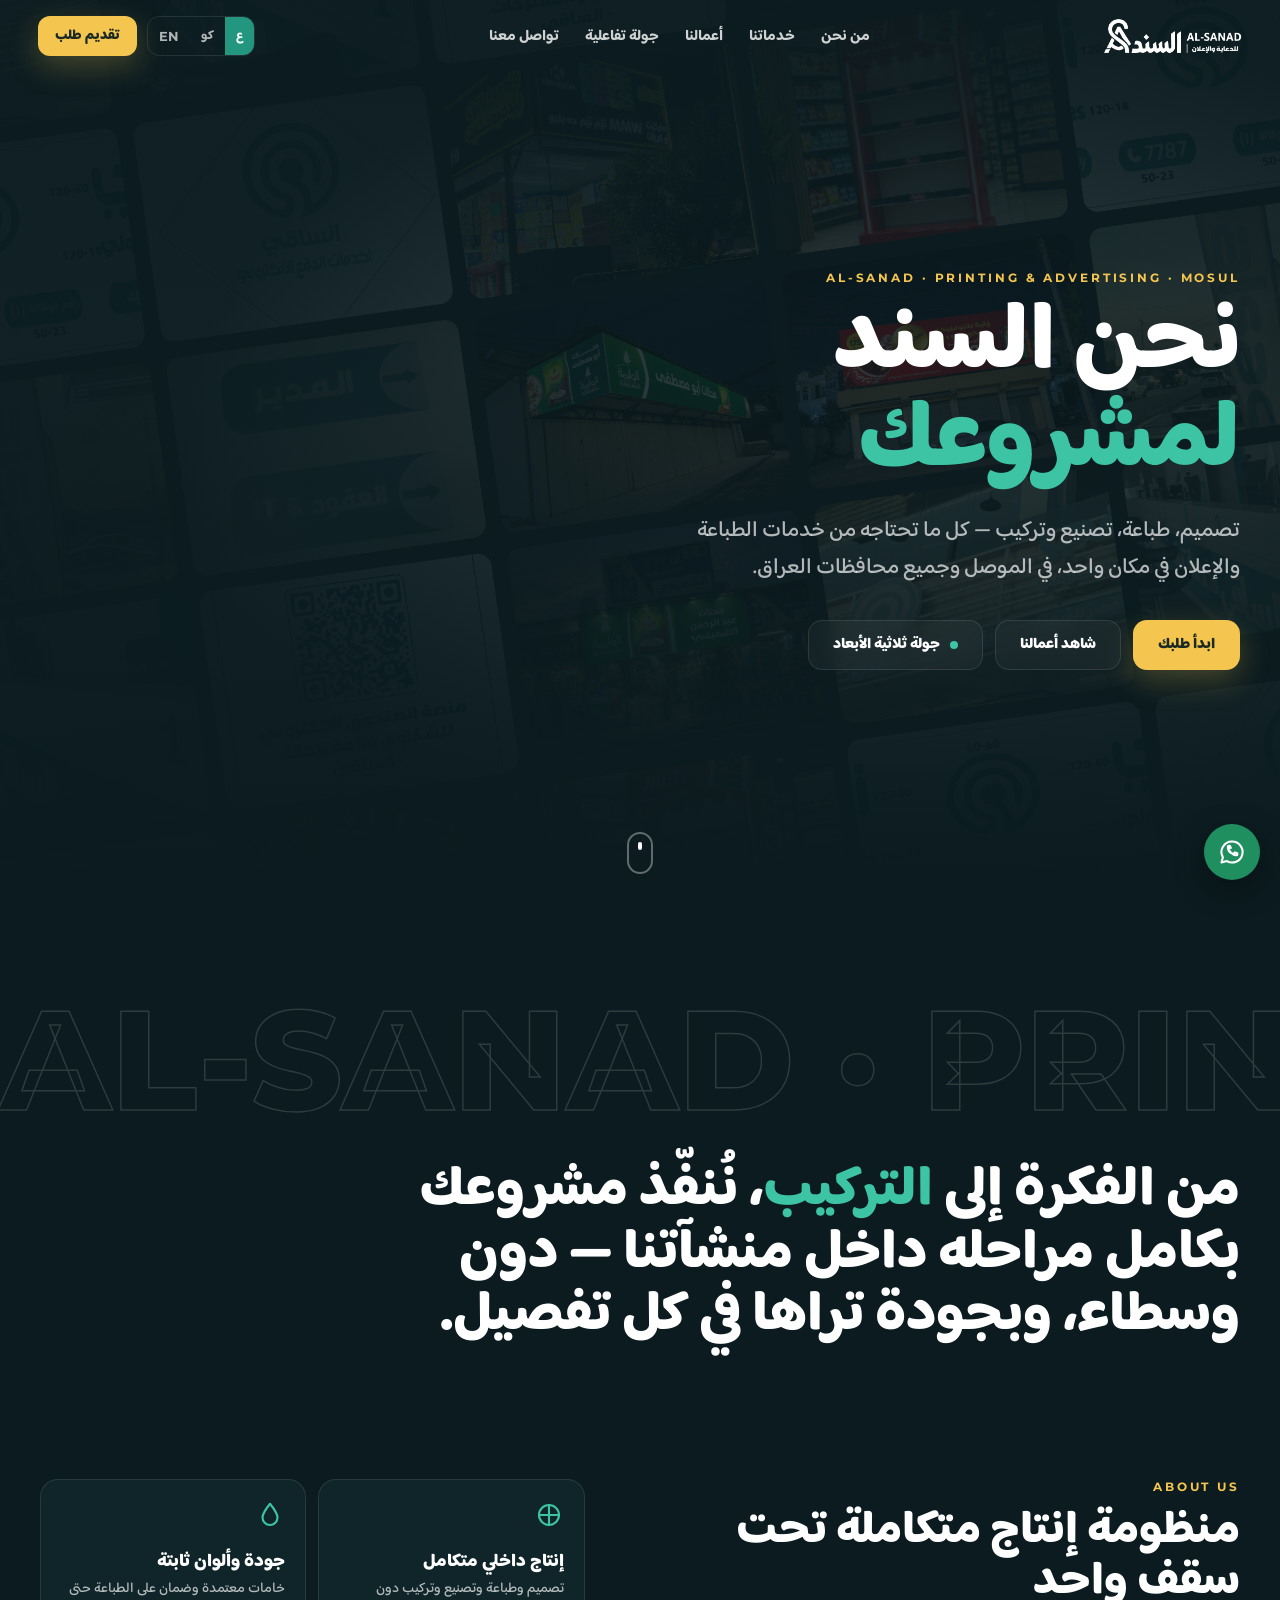
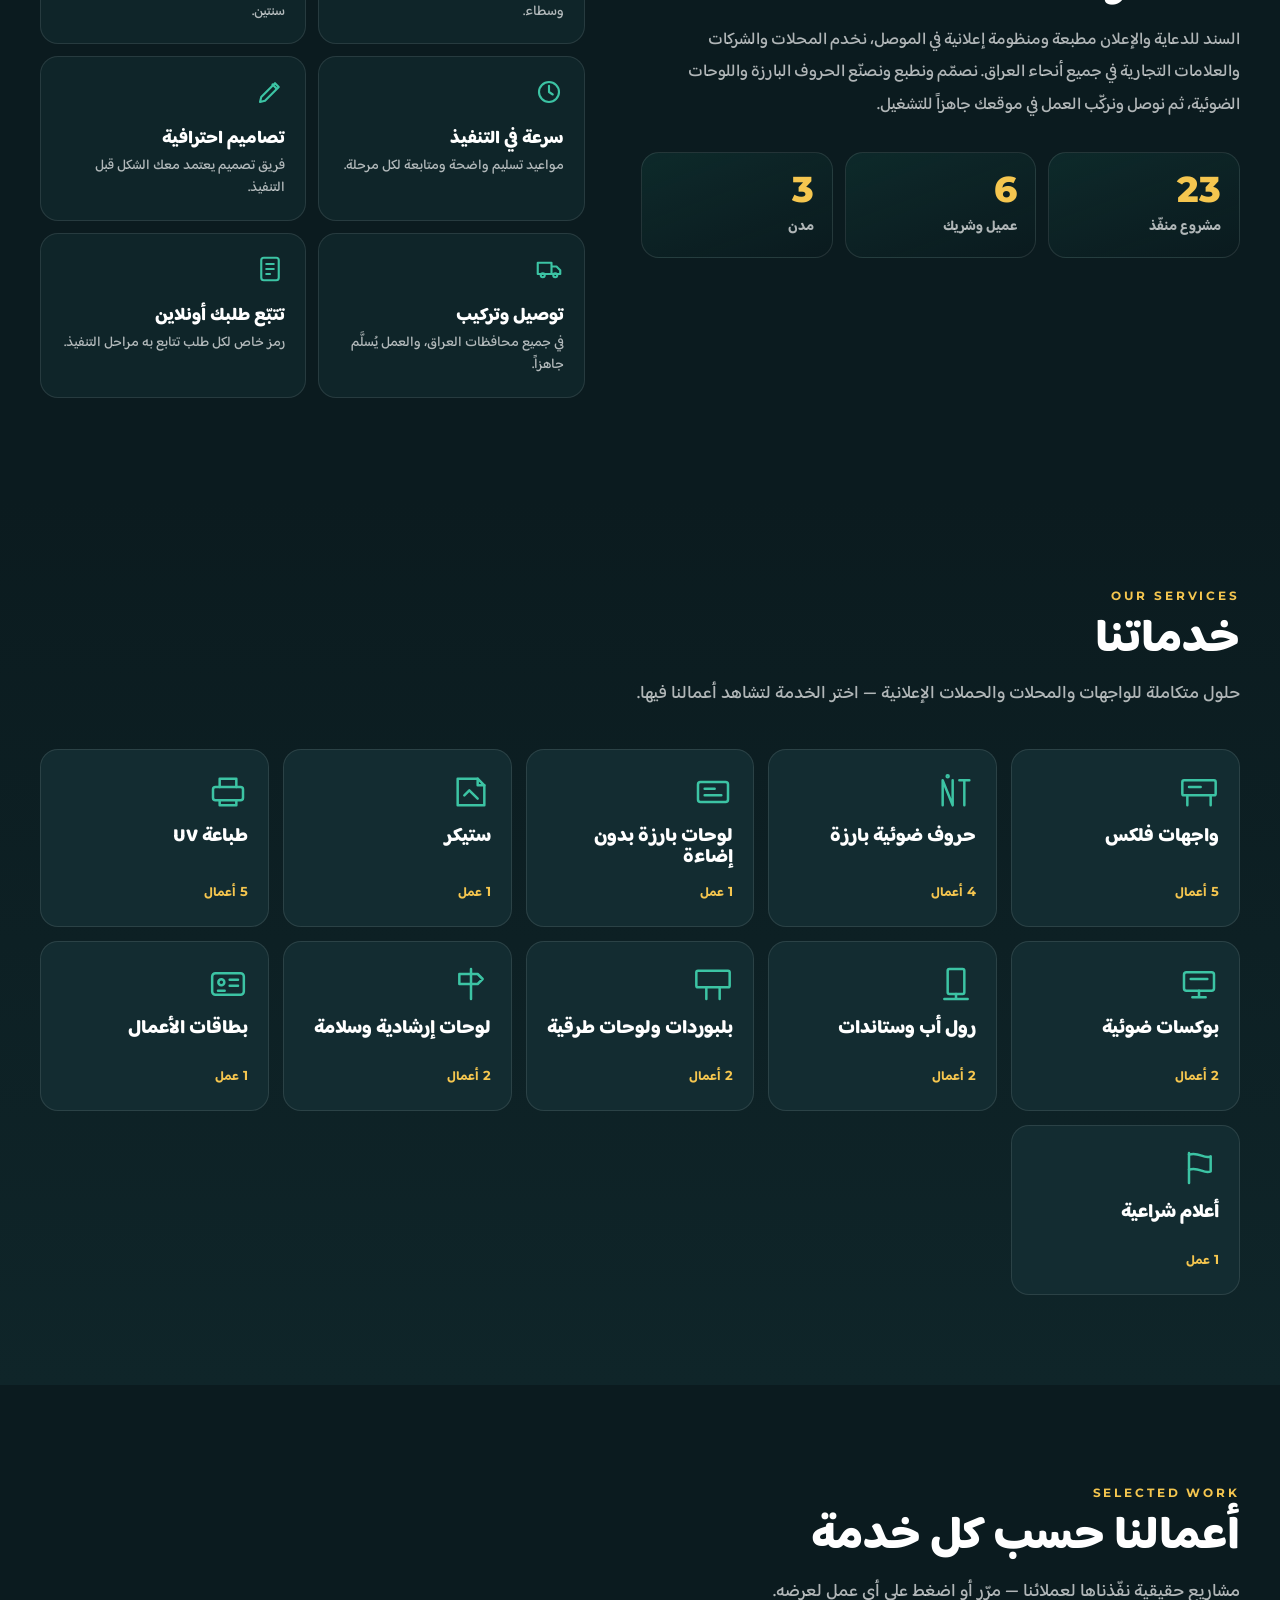
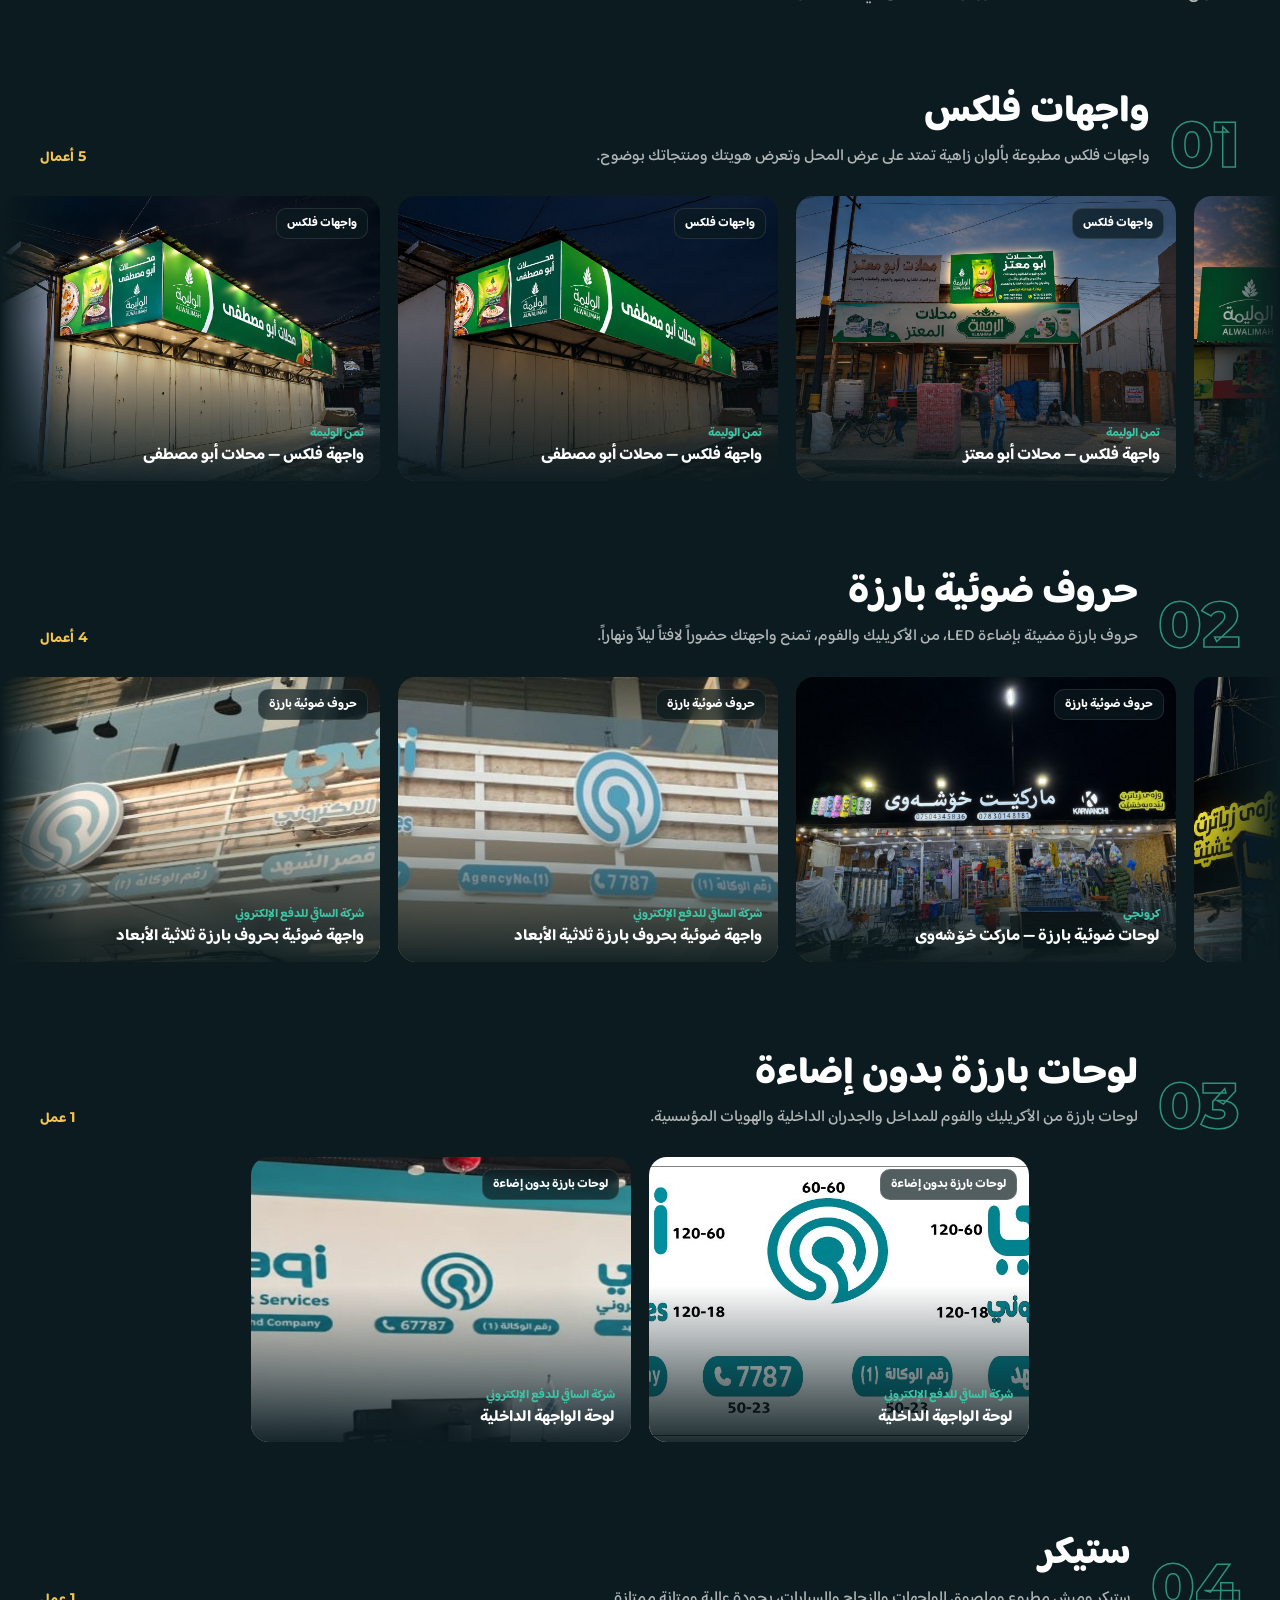
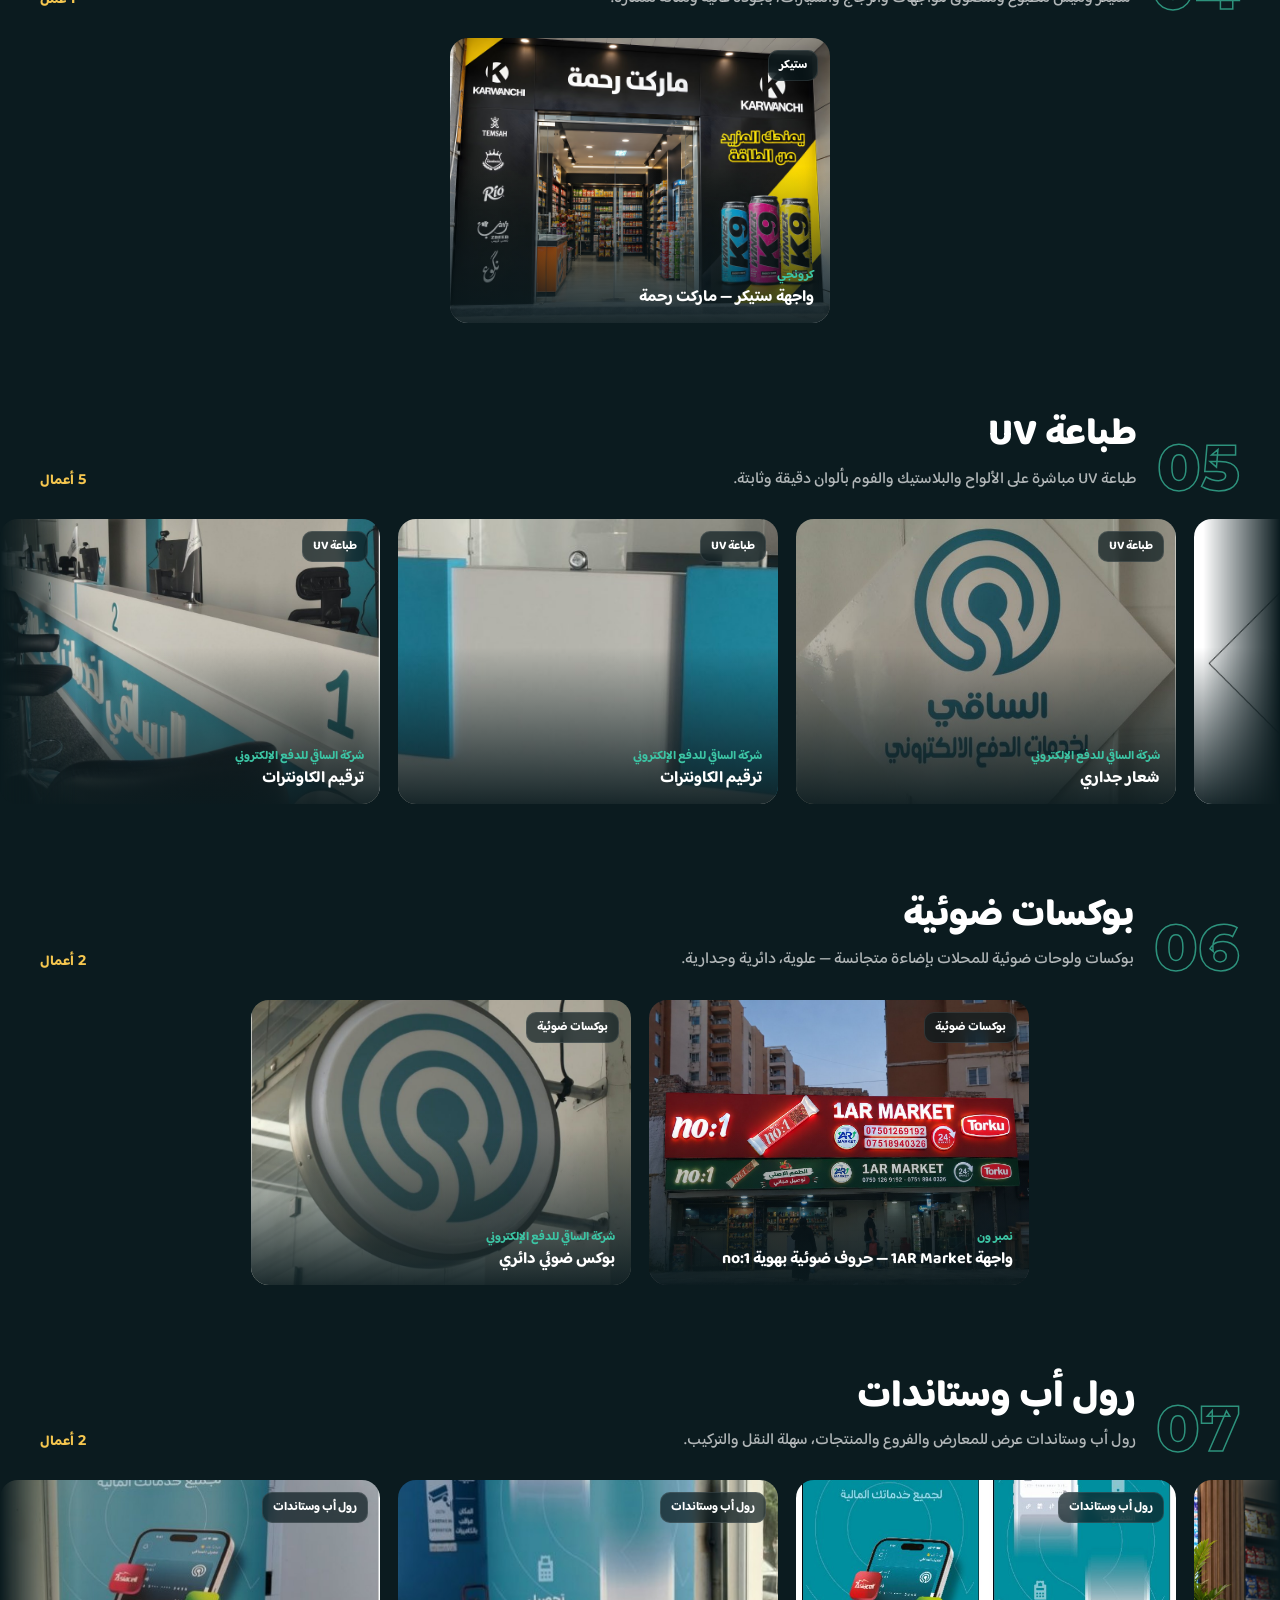
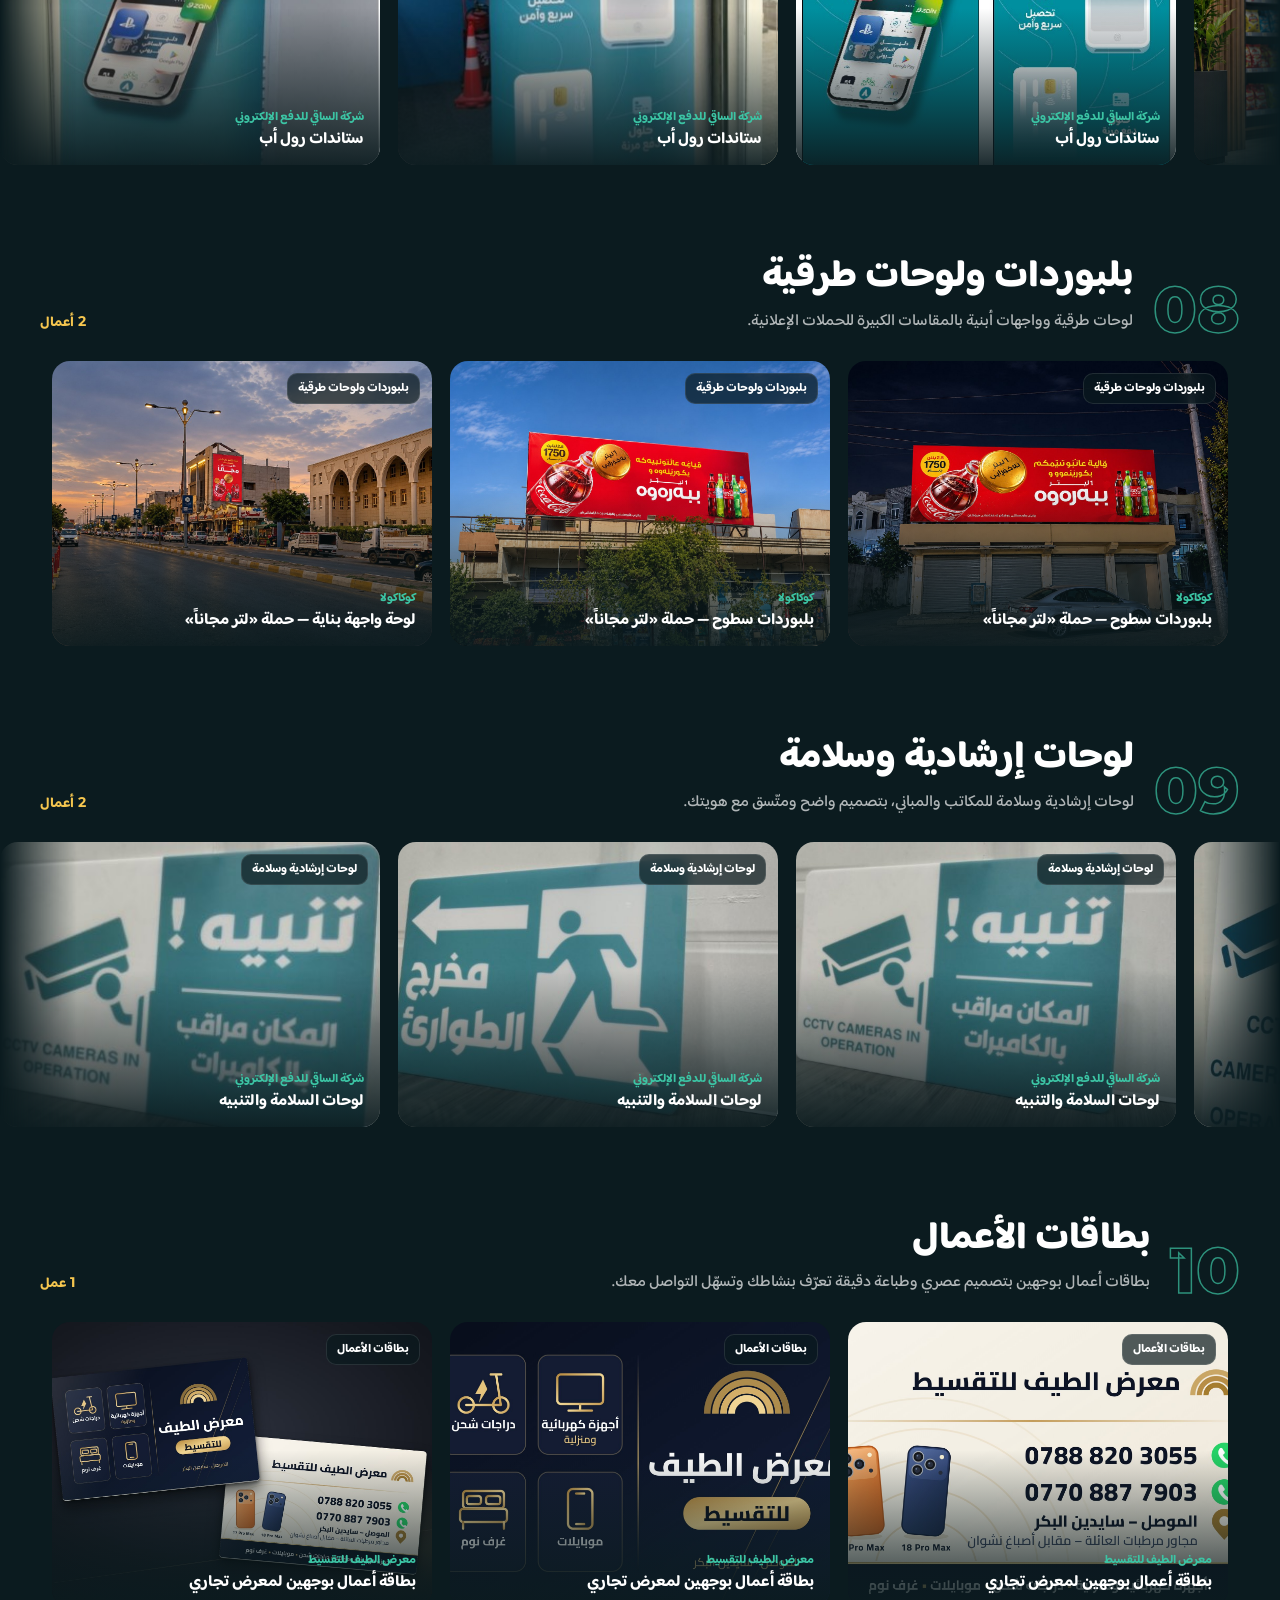
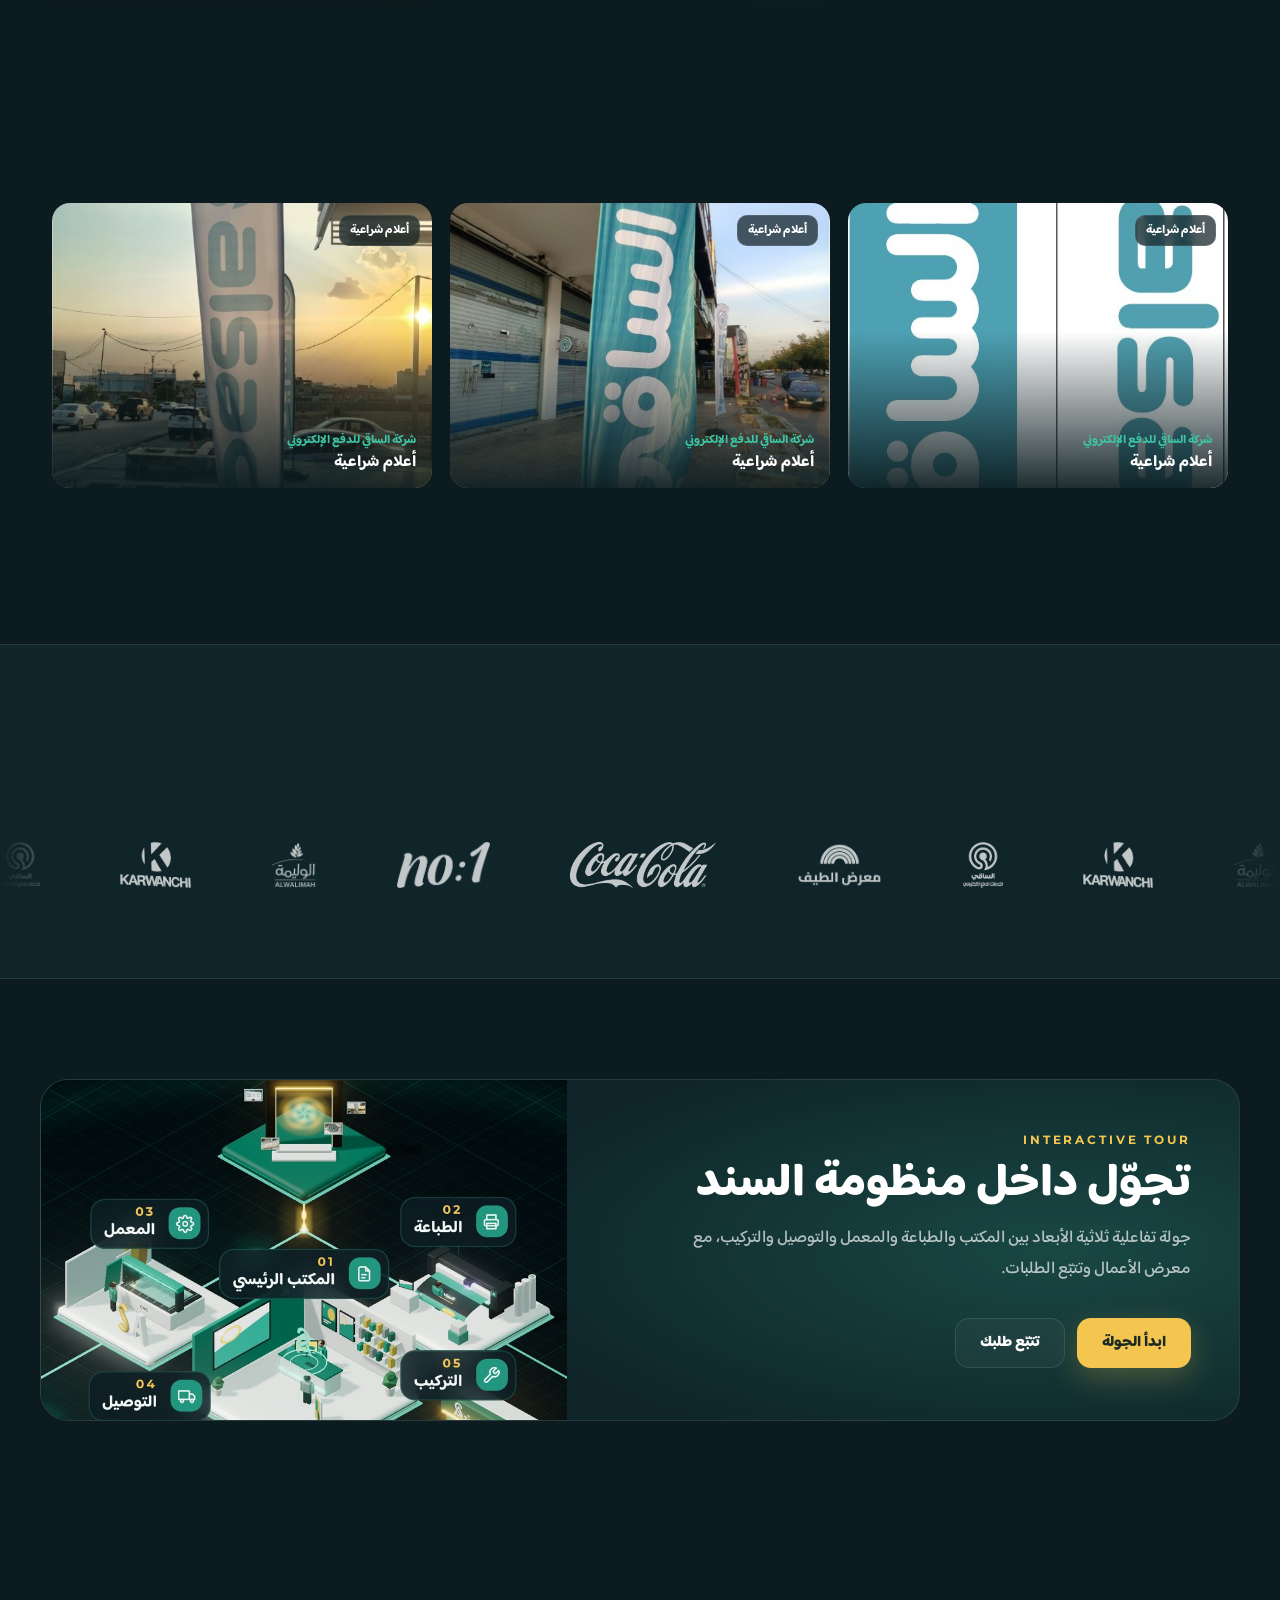
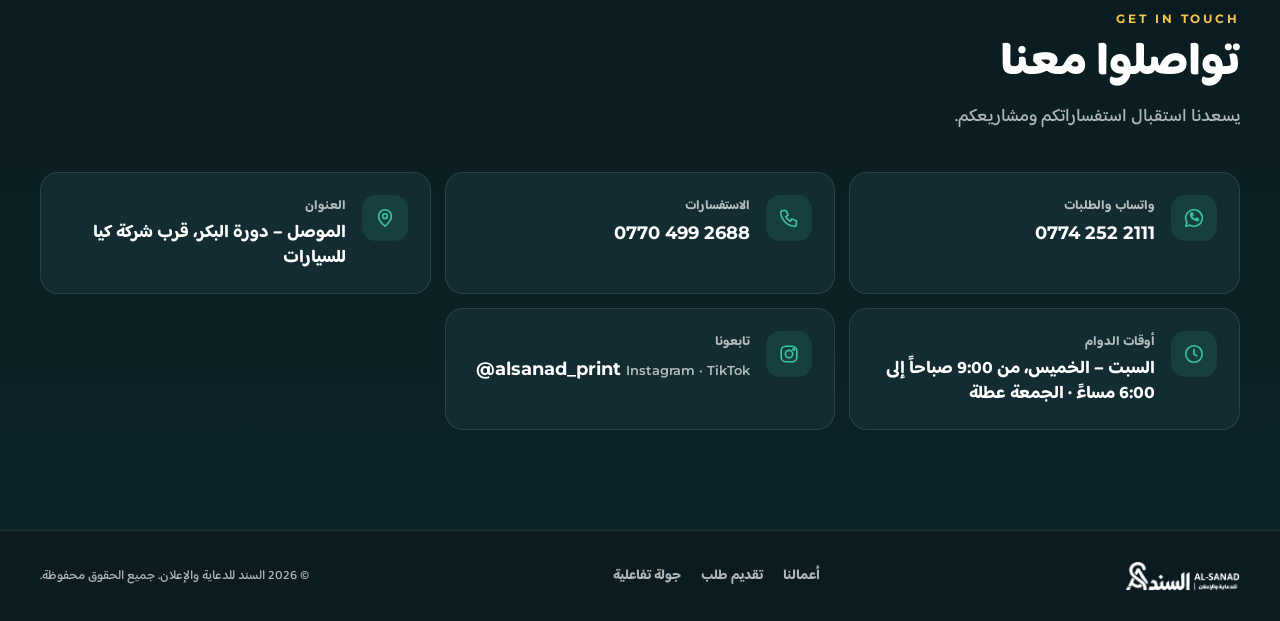
<file: index.html>
<!DOCTYPE html>
<html lang="ar" dir="rtl">
<head>
<meta charset="utf-8">
<script>
  // old links (order tracking / 3D gallery) live on the interactive tour page now
  if (/^#(track-|gallery)/.test(location.hash)) location.replace('tour.html' + location.search + location.hash);
</script>
<meta name="viewport" content="width=device-width, initial-scale=1, viewport-fit=cover">
<title>السند للدعاية والإعلان | AL-SANAD — تصميم، طباعة، تصنيع وتركيب في الموصل</title>
<meta name="google-site-verification" content="4MthPSSISriKGMQSJ_4YMl9v4fB3_YbdmzcJ9rT78-c">
<meta name="description" content="السند للدعاية والإعلان في الموصل: حروف بارزة ولوحات ضوئية، ستيكر وفلكس، طباعة UV، ستاندات ورول أب، ومطبوعات تجارية — تصميم وطباعة وتصنيع وتركيب في جميع محافظات العراق.">
<meta name="keywords" content="مطبعة الموصل, دعاية وإعلان الموصل, واجهات محلات, حروف بارزة, لوحات ضوئية, ستيكر, فلكس, طباعة UV, رول أب, السند">
<meta name="theme-color" content="#0B1B1F">
<meta property="og:type" content="website">
<meta property="og:locale" content="ar_IQ">
<meta property="og:site_name" content="السند للدعاية والإعلان">
<meta property="og:title" content="السند للدعاية والإعلان | AL-SANAD">
<meta property="og:description" content="نحن السند لمشروعك — كل ما تحتاجه من خدمات الطباعة والإعلان في مكان واحد.">
<meta property="og:url" content="https://alsanad-print.github.io/">
<link rel="canonical" href="https://alsanad-print.github.io/">
<meta property="og:image" content="https://alsanad-print.github.io/assets/og.jpg">
<meta name="twitter:card" content="summary_large_image">
<link rel="icon" href="assets/favicon.png">
<link rel="apple-touch-icon" href="/apple-touch-icon.png">
<link rel="stylesheet" href="css/fonts.css">
<link rel="stylesheet" href="css/home.css">
<script type="application/ld+json">
{
  "@context": "https://schema.org",
  "@type": "LocalBusiness",
  "name": "السند للدعاية والإعلان",
  "alternateName": "AL-SANAD Advertising",
  "description": "تصميم وطباعة وتصنيع الحروف البارزة والواجهات والتوصيل والتركيب في الموصل وجميع محافظات العراق.",
  "image": "https://alsanad-print.github.io/assets/og.jpg",
  "logo": "https://alsanad-print.github.io/assets/logo-primary-white.png",
  "telephone": ["+9647742522111", "+9647704992688"],
  "address": { "@type": "PostalAddress", "streetAddress": "دورة البكر، قرب شركة كيا للسيارات", "addressLocality": "الموصل", "addressRegion": "نينوى", "addressCountry": "IQ" },
  "geo": { "@type": "GeoCoordinates", "latitude": 36.366264, "longitude": 43.196077 },
  "hasMap": "https://maps.app.goo.gl/BwCGg1EzQn7Desu36",
  "openingHoursSpecification": [{ "@type": "OpeningHoursSpecification", "dayOfWeek": ["Saturday","Sunday","Monday","Tuesday","Wednesday","Thursday"], "opens": "09:00", "closes": "18:00" }],
  "areaServed": { "@type": "Country", "name": "Iraq" },
  "sameAs": ["https://www.instagram.com/alsanad_print/", "https://www.tiktok.com/@alsanad_print"]
}
</script>
<script data-goatcounter="https://alsanadprint.goatcounter.com/count" async src="https://gc.zgo.at/count.js"></script>
</head>
<body>

<!-- intro -->
<div id="intro" aria-hidden="true">
  <div class="intro-grid"></div>
  <div class="intro-box">
    <img class="intro-mark" src="assets/mark-white.png" alt="">
    <img class="intro-word" src="assets/logo-secondary-white.png" alt="">
    <div class="intro-line"><i></i></div>
    <div class="intro-tag" data-t="introTag"></div>
  </div>
</div>

<header class="nav" id="nav">
  <a class="brand" href="#top"><img src="assets/logo-secondary-white.png" alt="السند للدعاية والإعلان"></a>
  <nav class="links" id="links">
    <a href="#about" data-t="navAbout"></a>
    <a href="#services" data-t="navServices"></a>
    <a href="#work" data-t="navWork"></a>
    <a href="tour.html" data-t="navTour"></a>
    <a href="#contact" data-t="navContact"></a>
  </nav>
  <div class="nav-end">
    <div class="langs" id="langs"></div>
    <a class="btn gold sm" href="order/" data-t="navOrder"></a>
    <button class="burger" id="burger" aria-label="menu"><i></i><i></i><i></i></button>
  </div>
</header>
<div class="drawer" id="drawer"></div>

<main id="top">
  <!-- hero -->
  <section class="hero">
    <div class="hero-cols" id="heroCols" aria-hidden="true"></div>
    <div class="hero-shade"></div>
    <div class="hero-in wrap">
      <div class="eyebrow en">AL-SANAD · PRINTING &amp; ADVERTISING · MOSUL</div>
      <h1><span data-t="heroA"></span><br><span class="acc" data-t="heroB"></span></h1>
      <p class="lead" data-t="heroP"></p>
      <div class="cta">
        <a class="btn gold" href="order/" data-t="ctaOrder"></a>
        <a class="btn ghost" href="#work" data-t="ctaWork"></a>
        <a class="btn ghost" href="tour.html"><span class="dot"></span><span data-t="ctaTour"></span></a>
      </div>
    </div>
    <a class="scroll-hint" href="#statement" aria-label="scroll"><i></i></a>
  </section>

  <!-- statement -->
  <section class="statement" id="statement">
    <div class="outline-marquee en" aria-hidden="true"><div class="om-track"><span>AL-SANAD · PRINTING · ADVERTISING · </span><span>AL-SANAD · PRINTING · ADVERTISING · </span></div></div>
    <div class="wrap reveal"><h2 class="big" data-t="statement"></h2></div>
  </section>

  <!-- about -->
  <section class="about wrap" id="about">
    <div class="about-text reveal">
      <div class="eyebrow en">ABOUT US</div>
      <h2 data-t="aboutH"></h2>
      <p data-t="aboutP"></p>
      <div class="stats" id="stats"></div>
    </div>
    <div class="why reveal" id="why"></div>
  </section>

  <!-- services overview -->
  <section class="services" id="services">
    <div class="wrap">
      <div class="sec-head reveal">
        <div class="eyebrow en">OUR SERVICES</div>
        <h2 data-t="servH"></h2>
        <p data-t="servP"></p>
      </div>
      <div class="svc-grid" id="svcGrid"></div>
    </div>
  </section>

  <!-- work by category -->
  <section class="work" id="work">
    <div class="wrap sec-head reveal">
      <div class="eyebrow en">SELECTED WORK</div>
      <h2 data-t="workH"></h2>
      <p data-t="workP"></p>
    </div>
    <div id="catSections"></div>
    <div class="wrap center reveal"><a class="btn ghost" href="projects/" data-t="allProjects"></a></div>
  </section>

  <!-- clients -->
  <section class="clients" id="clients">
    <div class="wrap sec-head center reveal"><div class="eyebrow en">TRUSTED BY</div><h2 data-t="clientsH"></h2></div>
    <div class="logo-marquee"><div class="lm-track" id="lmTrack"></div></div>
  </section>

  <!-- interactive tour promo -->
  <section class="tour wrap" id="tour">
    <div class="tour-card reveal">
      <div class="tour-text">
        <div class="eyebrow en">INTERACTIVE TOUR</div>
        <h2 data-t="tourH"></h2>
        <p data-t="tourP"></p>
        <div class="cta">
          <a class="btn gold" href="tour.html" data-t="tourBtn"></a>
          <a class="btn ghost" href="tour.html#track" id="trackLink" data-t="trackBtn"></a>
        </div>
      </div>
      <div class="tour-img"><img src="assets/hub-tour.jpg" alt="" loading="lazy"></div>
    </div>
  </section>

  <!-- contact -->
  <section class="contact" id="contact">
    <div class="wrap">
      <div class="sec-head reveal"><div class="eyebrow en">GET IN TOUCH</div><h2 data-t="contactH"></h2><p data-t="contactP"></p></div>
      <div class="c-grid reveal" id="cGrid"></div>
    </div>
  </section>
</main>

<footer class="foot">
  <div class="wrap foot-in">
    <img src="assets/logo-secondary-white.png" alt="" class="foot-logo">
    <div class="foot-links"><a href="projects/" data-t="navWork"></a><a href="order/" data-t="navOrder"></a><a href="tour.html" data-t="navTour"></a></div>
    <div class="foot-copy">© <span id="yr"></span> <span data-t="rights"></span></div>
  </div>
</footer>

<!-- lightbox -->
<div class="lb" id="lb" aria-hidden="true">
  <button class="lb-x" id="lbX" aria-label="close">×</button>
  <button class="lb-nav prev" id="lbPrev" aria-label="previous">‹</button>
  <button class="lb-nav next" id="lbNext" aria-label="next">›</button>
  <figure class="lb-fig"><img id="lbImg" alt=""><figcaption id="lbCap"></figcaption></figure>
</div>

<a class="wa-float" id="waFloat" href="https://wa.me/9647742522111" target="_blank" rel="noopener" aria-label="WhatsApp"><svg viewBox="0 0 24 24"><path d="M12 3a9 9 0 0 0-7.8 13.5L3 21l4.6-1.2A9 9 0 1 0 12 3z"/><path d="M8.5 8.5c.3 2.6 2.4 4.7 5 5l1.2-1.2 2 .9-.4 1.6c-3.8.2-8-4-7.8-7.8l1.6-.4.9 2z"/></svg></a>

<script type="module" src="js/home.js"></script>
</body>
</html>
</file>
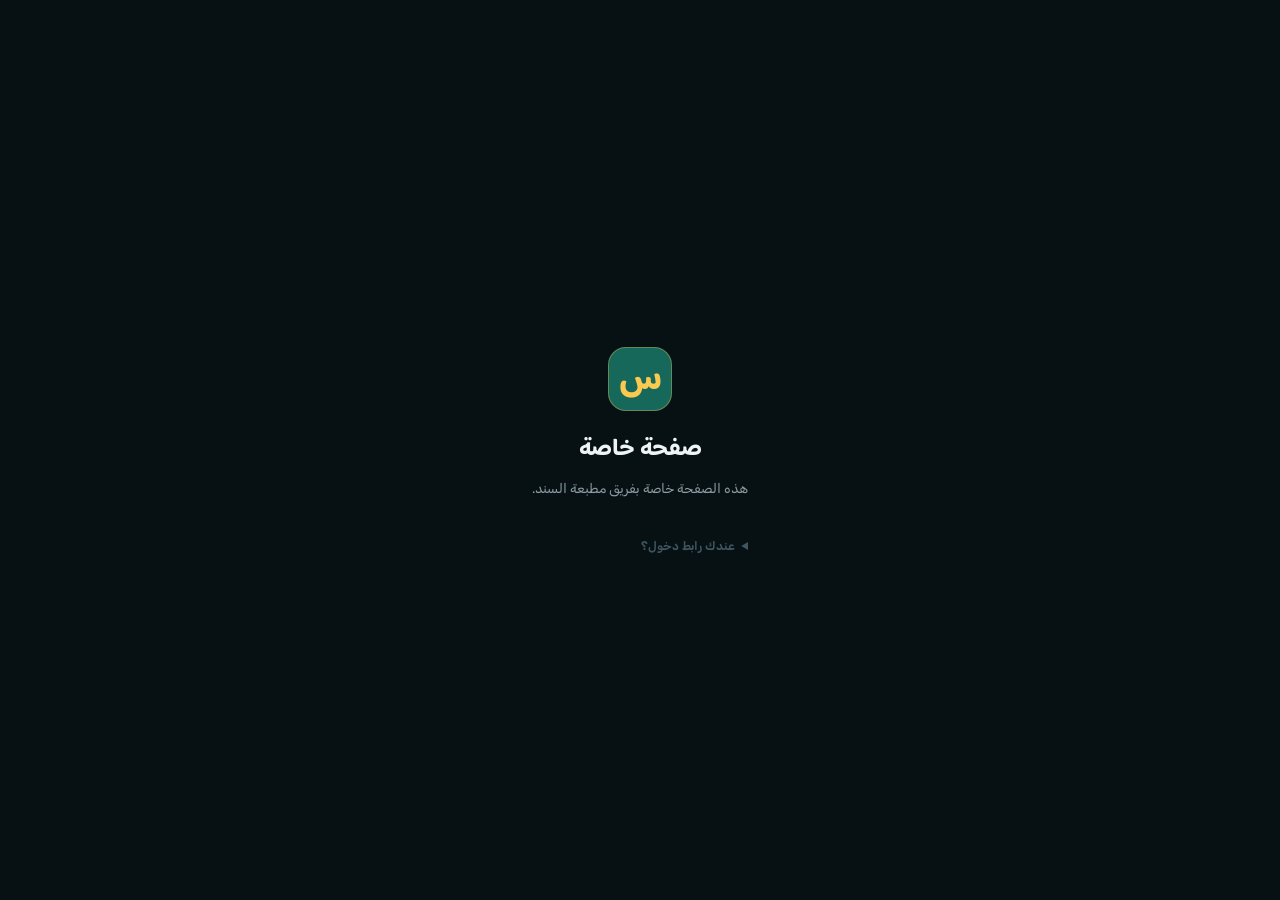
<file: ops-k7x2q9/index.html>
<!DOCTYPE html>
<html lang="ar" dir="rtl">
<head>
<meta charset="utf-8">
<meta name="viewport" content="width=device-width, initial-scale=1, maximum-scale=1, viewport-fit=cover">
<meta name="robots" content="noindex, nofollow, noarchive">
<meta name="referrer" content="no-referrer">
<meta name="theme-color" content="#071114">
<title>السند · غرفة العمليات</title>
<link rel="preconnect" href="https://fonts.googleapis.com">
<link rel="preconnect" href="https://fonts.gstatic.com" crossorigin>
<link href="https://fonts.googleapis.com/css2?family=Rubik:wght@400;500;600;700;800&family=Baloo+Bhaijaan+2:wght@700;800&display=swap" rel="stylesheet">
<style>
:root{
  --ink:#071114; --panel:#0f1d24; --card:#132630; --line:#1f3540; --line2:#2a4552;
  --petrol:#22967F; --petrol-dk:#16685a; --gold:#fac94f; --gold-dim:#b8903a; --gray:#8a9ba1; --white:#eef3f4;
  --todo:#5c7078; --partial:#fac94f; --done:#2fd0a4; --r:16px;
}
*{box-sizing:border-box;-webkit-tap-highlight-color:transparent}
html,body{margin:0;min-height:100%;background:var(--ink);color:var(--white);font-family:Rubik,system-ui,sans-serif;font-size:15px}
button,input,textarea{font:inherit;color:inherit}
button{cursor:pointer;border:0;background:none}
.num{font-variant-numeric:tabular-nums}
.hidden{display:none!important}

/* header */
header{position:sticky;top:0;z-index:30;display:flex;align-items:center;gap:12px;padding:10px 16px;padding-top:max(10px,env(safe-area-inset-top));
  background:rgba(7,17,20,.94);backdrop-filter:blur(10px);border-bottom:1px solid var(--line)}
.brand{display:flex;align-items:center;gap:10px;min-width:0}
.mark{width:34px;height:34px;border-radius:10px;background:var(--petrol-dk);display:grid;place-items:center;flex:none;box-shadow:inset 0 0 0 1px rgba(250,201,79,.35)}
.mark b{font-family:'Baloo Bhaijaan 2';font-size:20px;color:var(--gold);line-height:1;margin-top:4px}
.brand h1{margin:0;font-family:'Baloo Bhaijaan 2';font-size:19px;font-weight:800;line-height:1.1}
.brand small{display:block;color:var(--gray);font-size:11.5px;font-weight:500}
.sync{margin-inline-start:auto;display:flex;align-items:center;gap:7px;font-size:12px;color:var(--gray);white-space:nowrap}
.sync i{width:8px;height:8px;border-radius:50%;background:var(--todo)}
.sync.live i{background:var(--done);animation:pulse 2s infinite}
.sync.wait i{background:var(--gold)}
.sync.off i{background:#ff7b6b}
@keyframes pulse{0%{box-shadow:0 0 0 0 rgba(47,208,164,.55)}70%{box-shadow:0 0 0 9px rgba(47,208,164,0)}100%{box-shadow:0 0 0 0 rgba(47,208,164,0)}}

.mods{display:flex;gap:8px;padding:10px 16px;overflow-x:auto;border-bottom:1px solid var(--line)}
.mods button{display:flex;align-items:center;gap:8px;padding:9px 14px;border-radius:12px;border:1px solid var(--line);color:var(--gray);font-weight:600;font-size:13.5px;white-space:nowrap;background:var(--panel)}
.mods button.on{color:var(--white);border-color:rgba(250,201,79,.55);background:linear-gradient(180deg,#1a2f38,#132630)}
.mods button.on svg{color:var(--gold)}
.mods button[disabled]{opacity:.45;cursor:default}
.mods em{font-style:normal;font-size:10.5px;padding:2px 7px;border-radius:999px;background:var(--line);color:var(--gray)}

/* layout */
.wrap{display:grid;grid-template-columns:1fr 400px;height:calc(100vh - 118px);min-height:520px}
.wrap.solo{grid-template-columns:1fr;height:calc(100vh - 160px)}
@media (max-width:900px){.wrap{grid-template-columns:1fr;height:auto}.wrap.solo{height:auto}}
.mapcol{position:relative;overflow:hidden;background:#070f12}
@media (max-width:900px){.mapcol{height:62vh;min-height:380px}.solo .mapcol{height:72vh}}
.side{border-inline-start:1px solid var(--line);background:var(--panel);overflow-y:auto;padding:16px 16px 40px}
@media (max-width:900px){.side{border:0;border-top:1px solid var(--line)}}

/* map */
#vp{position:absolute;inset:0;touch-action:none;cursor:grab;user-select:none}
#vp.drag{cursor:grabbing} #vp.edit{cursor:crosshair}
#world{position:absolute;left:0;top:0;width:1654px;height:1169px;transform-origin:0 0;will-change:transform}
#world img{display:block;width:1654px;height:1169px;pointer-events:none;-webkit-user-drag:none}
#pins{position:absolute;inset:0}
.pin{position:absolute;width:0;height:0;transform:scale(var(--inv));transform-origin:0 0}
.dot{width:14px;height:14px;border-radius:50%;background:var(--todo);border:2px solid rgba(7,17,20,.9);position:absolute;left:-7px;top:-7px;box-shadow:0 0 0 3px rgba(92,112,120,.18)}
.pin.partial .dot{background:var(--partial);box-shadow:0 0 0 4px rgba(250,201,79,.18),0 0 14px rgba(250,201,79,.55)}
.pin.done .dot{background:var(--done);box-shadow:0 0 0 4px rgba(47,208,164,.18),0 0 16px rgba(47,208,164,.7)}
.pin .ini{position:absolute;top:-9px;inset-inline-end:-10px;width:15px;height:15px;border-radius:50%;font-size:9px;font-weight:800;display:grid;place-items:center;color:#071114;border:1.5px solid #071114}
.lbl{position:absolute;top:-12px;right:13px;white-space:nowrap;font-size:12px;font-weight:600;padding:3px 8px;border-radius:7px;background:rgba(7,17,20,.82);border:1px solid var(--line2);color:#dfe8ea;display:none}
#vp.labels .lbl,.pin.sel .lbl,.pin.mine .lbl{display:block}
.pin.sel .dot{outline:2px solid var(--white);outline-offset:3px}
.pin.sel .lbl{border-color:var(--gold);color:var(--gold)}
.pin.mine .lbl{border-color:rgba(250,201,79,.5)}
.pin.dim{opacity:.18}
.edit .pin{cursor:move}
.press{position:absolute;width:0;height:0;transform:scale(var(--inv));transform-origin:0 0;pointer-events:none}
.press .star{position:absolute;left:-15px;top:-15px;width:30px;height:30px;border-radius:50%;display:grid;place-items:center;
  background:radial-gradient(circle,#fac94f 0 40%,rgba(250,201,79,.25) 41% 70%,transparent 71%);animation:beacon 2.4s infinite}
.press .star svg{width:13px;height:13px;color:#1a1405}
.press span{position:absolute;top:-12px;right:20px;white-space:nowrap;font-size:11.5px;font-weight:700;color:var(--gold);background:rgba(7,17,20,.85);padding:3px 8px;border-radius:7px;border:1px solid rgba(250,201,79,.45)}
@keyframes beacon{0%,100%{filter:drop-shadow(0 0 4px rgba(250,201,79,.6))}50%{filter:drop-shadow(0 0 14px rgba(250,201,79,.95))}}
.hud{position:absolute;top:12px;inset-inline-start:12px;display:flex;gap:10px;align-items:center;padding:10px 14px 10px 12px;border-radius:var(--r);background:rgba(13,31,42,.82);border:1px solid var(--line2);backdrop-filter:blur(10px);pointer-events:none}
.ring{--p:0;width:52px;height:52px;border-radius:50%;background:conic-gradient(var(--done) calc(var(--p)*1%),#1d323c 0);display:grid;place-items:center;flex:none}
.ring b{width:42px;height:42px;border-radius:50%;background:#0d1f2a;display:grid;place-items:center;font-size:13.5px;font-weight:700}
.hud .t{font-size:11.5px;color:var(--gray);line-height:1.55}
.hud .t strong{color:var(--white);font-weight:600}
.tools{position:absolute;bottom:14px;inset-inline-end:12px;display:flex;flex-direction:column;gap:8px}
.tools button{width:40px;height:40px;border-radius:12px;background:rgba(13,31,42,.9);border:1px solid var(--line2);display:grid;place-items:center}
.tools svg{width:18px;height:18px}
.chips2{position:absolute;bottom:14px;inset-inline-start:12px;display:flex;gap:6px;background:rgba(13,31,42,.9);border:1px solid var(--line2);border-radius:12px;padding:4px}
.chips2 button{height:32px;padding:0 12px;font-size:12.5px;font-weight:600;color:var(--gray);border-radius:9px}
.chips2 button.on{background:var(--line2);color:var(--white)}
.editbar{position:absolute;top:12px;left:50%;transform:translateX(-50%);background:var(--gold);color:#1a1405;font-weight:700;font-size:12.5px;padding:8px 14px;border-radius:999px;display:none;gap:10px;align-items:center;box-shadow:0 8px 30px rgba(0,0,0,.4);width:max-content;max-width:92%}
.edit-on .editbar{display:flex}
.editbar button{background:#1a1405;color:var(--gold);padding:4px 10px;border-radius:999px;font-size:12px;font-weight:700}
.legend{position:absolute;top:84px;inset-inline-start:12px;display:flex;gap:10px;font-size:11px;color:var(--gray);background:rgba(7,17,20,.7);padding:6px 10px;border-radius:10px;pointer-events:none}
.legend i{display:inline-block;width:8px;height:8px;border-radius:50%;margin-inline-end:5px;vertical-align:middle}
.attr{position:absolute;bottom:2px;left:6px;font-size:9.5px;color:#4d6670;pointer-events:none}

/* side */
.sec{margin-bottom:22px}
.sec h3{margin:0 0 10px;font-size:12px;font-weight:600;color:var(--gray);letter-spacing:.4px;display:flex;align-items:center;gap:8px}
.sec h3 .a{margin-inline-start:auto}
.link{color:var(--gold);font-size:12px;font-weight:600}
.card{background:var(--card);border:1px solid var(--line);border-radius:var(--r);padding:14px}
.reps{display:grid;grid-template-columns:1fr 1fr;gap:10px}
.rep .nm{display:flex;align-items:center;gap:8px;font-weight:700;font-size:15px}
.rep .nm i{width:22px;height:22px;border-radius:50%;display:grid;place-items:center;font-style:normal;font-size:11px;font-weight:800;color:#071114}
.rep .row{display:flex;justify-content:space-between;font-size:12px;color:var(--gray);margin-top:8px}
.rep .row b{color:var(--white);font-weight:600}
.bar{height:5px;border-radius:5px;background:#1d323c;overflow:hidden;margin-top:10px}
.bar span{display:block;height:100%;background:linear-gradient(90deg,var(--gold-dim),var(--gold))}
.rep .give{margin-top:12px;width:100%;padding:8px;border-radius:10px;border:1px dashed var(--line2);color:var(--gold);font-size:12.5px;font-weight:600}
.btn{display:inline-flex;align-items:center;justify-content:center;gap:8px;padding:11px 14px;border-radius:12px;font-weight:600;font-size:13.5px;border:1px solid var(--line2);background:var(--card)}
.btn.gold{background:var(--gold);color:#1a1405;border-color:var(--gold)}
.btn.green{background:var(--petrol);border-color:var(--petrol);color:#fff}
.btn.full{width:100%}
.btn svg{width:16px;height:16px}
.btns{display:grid;grid-template-columns:1fr 1fr;gap:8px}
.search{width:100%;padding:10px 12px;border-radius:12px;background:var(--ink);border:1px solid var(--line);outline:none;margin-bottom:10px}
.zl{display:flex;flex-direction:column;gap:4px}
.zi{display:flex;align-items:center;gap:10px;padding:10px 12px;border-radius:12px;text-align:start;width:100%}
.zi:hover{background:var(--card)}
.zi .d{width:10px;height:10px;border-radius:50%;background:var(--todo);flex:none}
.zi.partial .d{background:var(--partial)} .zi.done .d{background:var(--done)}
.zi .n{font-weight:600;font-size:14px}
.zi .m{font-size:11.5px;color:var(--gray);margin-inline-start:auto;display:flex;gap:8px;align-items:center}
.tag{font-size:10.5px;padding:2px 7px;border-radius:999px;font-weight:600;color:#071114}
.group{font-size:11.5px;color:var(--gray);margin:12px 4px 6px;font-weight:600;display:flex;justify-content:space-between}
.feed{display:flex;flex-direction:column}
.fi{display:flex;gap:10px;font-size:12.5px;padding:7px 2px;border-bottom:1px solid rgba(31,53,64,.6);color:#c9d4d7}
.fi time{color:var(--gray);font-size:11px;margin-inline-start:auto;white-space:nowrap}
.empty{color:var(--gray);font-size:13px;text-align:center;padding:18px 8px;line-height:1.7}
.seg{display:flex;background:var(--ink);border:1px solid var(--line);border-radius:10px;padding:3px;gap:2px}
.seg button{padding:5px 10px;border-radius:8px;font-size:12px;color:var(--gray);font-weight:600}
.seg button.on{background:var(--line2);color:var(--white)}
.banner{background:rgba(250,201,79,.1);border:1px solid rgba(250,201,79,.4);color:#f3dfa8;border-radius:12px;padding:12px;font-size:12.5px;line-height:1.7;margin-bottom:14px}

/* points */
.pts{max-width:980px;margin:0 auto;padding:20px 16px 60px}
.board{display:grid;grid-template-columns:1fr 1fr;gap:14px}
@media (max-width:640px){.board{grid-template-columns:1fr}}
.pc{position:relative;padding:20px}
.pc.lead{border-color:rgba(250,201,79,.55);background:radial-gradient(120% 90% at 0% 0%,rgba(250,201,79,.12),transparent 60%),var(--card)}
.pc .big{font-family:'Baloo Bhaijaan 2';font-size:56px;line-height:1;margin:14px 0 4px}
.pc .big small{font-family:Rubik;font-size:14px;color:var(--gray);font-weight:500;margin-inline-start:6px}
.pc .sub{display:flex;gap:16px;font-size:12.5px;color:var(--gray);flex-wrap:wrap}
.pc .sub b{color:var(--white)}
.crown{position:absolute;top:16px;inset-inline-end:16px;font-size:11px;font-weight:700;color:var(--gold);display:flex;gap:6px;align-items:center}
.crown svg{width:16px;height:16px}
.cols{display:grid;grid-template-columns:380px 1fr;gap:16px;margin-top:16px}
@media (max-width:820px){.cols{grid-template-columns:1fr}}
label.f{display:block;font-size:12px;color:var(--gray);margin:12px 0 6px;font-weight:600}
.inp{width:100%;padding:11px 12px;border-radius:12px;background:var(--ink);border:1px solid var(--line);outline:none}
.inp:focus{border-color:var(--gold-dim)}
.chips{display:flex;flex-wrap:wrap;gap:6px}
.chip{padding:8px 12px;border-radius:10px;border:1px solid var(--line2);font-size:13px;font-weight:600;color:#c9d4d7;background:var(--ink)}
.chip.on{background:var(--gold);border-color:var(--gold);color:#1a1405}
.ri{display:flex;gap:12px;align-items:flex-start;padding:12px 4px;border-bottom:1px solid rgba(31,53,64,.7)}
.ri .av{width:34px;height:34px;border-radius:10px;display:grid;place-items:center;font-weight:800;font-size:13px;color:#071114;flex:none}
.ri .tx{flex:1;min-width:0}
.ri .tx b{font-weight:600}
.ri .tx div{font-size:12px;color:var(--gray);margin-top:3px}
.ri .acts{display:flex;gap:6px;align-items:center}
.mini{font-size:11px;padding:5px 9px;border-radius:8px;border:1px solid var(--line2);color:var(--gray);font-weight:600}
.mini.on{border-color:var(--done);color:var(--done)}

/* rep app */
.rw{max-width:560px;margin:0 auto;padding:16px 14px 90px}
.rw.mapmode{padding-bottom:0}.rw.mapmode .tabs{margin-bottom:10px}
.hello{font-family:'Baloo Bhaijaan 2';font-size:28px;line-height:1.2;margin:4px 0 2px}
.hello+p{margin:0 0 14px;color:var(--gray);font-size:13px}
.stock{display:grid;grid-template-columns:repeat(4,1fr);gap:8px;text-align:center;margin-bottom:16px}
.stock div{background:var(--card);border:1px solid var(--line);border-radius:14px;padding:12px 4px}
.stock b{display:block;font-size:21px;font-weight:700}
.stock small{color:var(--gray);font-size:11px}
.tabs{display:grid;grid-template-columns:1fr 1fr;gap:6px;background:var(--panel);border:1px solid var(--line);border-radius:14px;padding:4px;margin-bottom:16px}
.tabs button{padding:12px;border-radius:11px;font-weight:700;color:var(--gray);font-size:14.5px}
.tabs button.on{background:var(--card);color:var(--white);box-shadow:inset 0 0 0 1px var(--line2)}
.nextc{border:1px solid rgba(250,201,79,.45);background:radial-gradient(120% 120% at 100% 0%,rgba(250,201,79,.14),transparent 60%),var(--card);border-radius:20px;padding:18px;margin-bottom:18px}
.nextc small{color:var(--gold);font-weight:700;font-size:12px;letter-spacing:.3px}
.nextc h2{margin:6px 0 14px;font-family:'Baloo Bhaijaan 2';font-size:30px;line-height:1.15}
.bigb{display:grid;grid-template-columns:1fr 1fr;gap:10px}
.bb{padding:16px 10px;border-radius:16px;font-weight:800;font-size:16px;display:flex;align-items:center;justify-content:center;gap:8px;border:1px solid var(--line2);background:var(--ink)}
.bb.go1{background:var(--partial);color:#1a1405;border-color:var(--partial)}
.bb.go2{background:var(--done);color:#062018;border-color:var(--done)}
.bb.map{grid-column:1/-1;background:var(--petrol-dk);border-color:#2b7a6b;color:#fff;font-size:14.5px;padding:13px;font-weight:700;text-decoration:none}
.bb svg{width:20px;height:20px}
.rz{background:var(--card);border:1px solid var(--line);border-radius:18px;padding:14px;margin-bottom:10px}
.rz.done{opacity:.8}
.rz .top{display:flex;align-items:center;gap:10px}
.rz h4{margin:0;font-size:18px;font-weight:700}
.pill{font-size:11.5px;font-weight:700;padding:4px 10px;border-radius:999px;background:var(--line);color:#c9d4d7}
.pill.partial{background:rgba(250,201,79,.16);color:var(--gold)} .pill.done{background:rgba(47,208,164,.15);color:var(--done)}
.rz .top .more{margin-inline-start:auto;color:var(--gray);font-size:12.5px;font-weight:600;padding:6px}
.rz .info{font-size:12.5px;color:var(--gray);margin:6px 0 12px}
.rz .bigb .bb{padding:13px 8px;font-size:15px}
.free{display:flex;align-items:center;gap:10px;padding:12px 14px;background:var(--panel);border:1px dashed var(--line2);border-radius:14px;margin-bottom:8px}
.free b{font-size:15px}
.free button{margin-inline-start:auto}
.qbar{position:fixed;bottom:0;left:0;right:0;z-index:40;padding:10px 14px calc(10px + env(safe-area-inset-bottom));background:#3a2a07;color:#ffe7a6;font-size:13px;text-align:center;font-weight:600}

/* sheet & modal */
.scrim{position:fixed;inset:0;background:rgba(3,8,10,.6);z-index:50;opacity:0;pointer-events:none;transition:.2s}
.scrim.on{opacity:1;pointer-events:auto}
.sheet{position:fixed;z-index:60;left:50%;bottom:0;width:min(520px,100%);transform:translate(-50%,105%);transition:transform .28s cubic-bezier(.2,.8,.2,1);
  background:#0f1f27;border:1px solid var(--line2);border-bottom:0;border-radius:22px 22px 0 0;padding:10px 18px calc(24px + env(safe-area-inset-bottom));max-height:90vh;overflow-y:auto;box-shadow:0 -20px 60px rgba(0,0,0,.5)}
.sheet.on{transform:translate(-50%,0)}
.sheet:not(.on){visibility:hidden;transition:transform .28s,visibility 0s .28s}
.grab{width:42px;height:4px;border-radius:4px;background:var(--line2);margin:0 auto 12px}
.sh-h{display:flex;align-items:flex-start;gap:10px}
.sh-h h2{margin:0;font-family:'Baloo Bhaijaan 2';font-size:26px;line-height:1.2}
.sh-h .x{margin-inline-start:auto;width:38px;height:38px;border-radius:10px;background:var(--card);display:grid;place-items:center;flex:none}
.meta{font-size:12px;color:var(--gray);margin-top:2px}
.st3{display:grid;grid-template-columns:repeat(3,1fr);gap:8px;margin-top:16px}
.st3 button{padding:16px 6px;border-radius:14px;border:1px solid var(--line2);background:var(--card);font-weight:700;font-size:14px;display:flex;flex-direction:column;align-items:center;gap:8px;color:#c9d4d7}
.st3 button i{width:13px;height:13px;border-radius:50%;background:var(--todo)}
.st3 button[data-s=partial] i{background:var(--partial)} .st3 button[data-s=done] i{background:var(--done)}
.st3 button.on[data-s=todo]{border-color:var(--todo);background:#17262d;color:var(--white)}
.st3 button.on[data-s=partial]{border-color:var(--partial);background:rgba(250,201,79,.1);color:var(--gold)}
.st3 button.on[data-s=done]{border-color:var(--done);background:rgba(47,208,164,.1);color:var(--done)}
.step{display:flex;align-items:center;gap:8px}
.step .inp{text-align:center;font-size:22px;font-weight:700;padding:8px}
.step button{width:50px;height:50px;border-radius:12px;background:var(--card);border:1px solid var(--line2);font-size:22px;font-weight:700;flex:none}
.quick{display:flex;gap:6px;margin-top:8px}
.quick button{flex:1;padding:10px 4px;border-radius:10px;border:1px solid var(--line);font-size:13px;font-weight:700;color:#c9d4d7;background:var(--ink)}
.go{display:flex;align-items:center;justify-content:center;gap:8px;margin-top:16px;padding:14px;border-radius:14px;background:var(--petrol-dk);color:#fff;font-weight:700;text-decoration:none;border:1px solid #2b7a6b}
.go svg{width:18px;height:18px}
.hl{animation:hl 1.2s ease 2}
@keyframes hl{50%{box-shadow:0 0 0 3px rgba(250,201,79,.6);border-radius:14px}}
.danger{color:#ff8a80;font-size:12.5px;font-weight:600;padding:8px 0}
details{margin-top:16px;border-top:1px solid var(--line);padding-top:12px}
summary{cursor:pointer;color:var(--gray);font-size:12.5px;font-weight:600}
.modal{position:fixed;z-index:70;left:50%;top:50%;transform:translate(-50%,-46%) scale(.98);opacity:0;pointer-events:none;transition:.2s;
  width:min(460px,calc(100% - 28px));max-height:90vh;overflow-y:auto;background:#0f1f27;border:1px solid var(--line2);border-radius:20px;padding:20px;box-shadow:0 30px 80px rgba(0,0,0,.6)}
.modal.on{opacity:1;pointer-events:auto;transform:translate(-50%,-50%)}
.modal.wide{width:min(760px,calc(100% - 28px))}
.modal h2{margin:0 0 4px;font-size:18px}
.modal p{margin:0 0 8px;color:var(--gray);font-size:12.5px;line-height:1.7}
textarea.inp{min-height:90px;resize:vertical}
.qrs{display:grid;grid-template-columns:repeat(auto-fit,minmax(200px,1fr));gap:12px;margin-top:12px}
.qrc{background:var(--card);border:1px solid var(--line);border-radius:16px;padding:14px;text-align:center}
.qrc canvas{width:100%;max-width:200px;border-radius:12px;background:#fff;display:block;margin:10px auto}
.qrc .acts{display:flex;flex-direction:column;gap:6px}
.toast{position:fixed;z-index:90;top:70px;left:50%;transform:translate(-50%,-14px);opacity:0;transition:.25s;background:#f1f5f6;color:#071114;font-weight:700;font-size:14px;padding:12px 18px;border-radius:12px;pointer-events:none;box-shadow:0 10px 30px rgba(0,0,0,.4);max-width:90%;text-align:center}
.toast.on{opacity:1;transform:translate(-50%,0)}

/* lock */
.lock{min-height:100vh;display:grid;place-items:center;padding:24px;text-align:center}
.lock .box{max-width:360px}
.lock .mark{width:64px;height:64px;border-radius:18px;margin:0 auto 18px}
.lock .mark b{font-size:36px}
.lock h2{font-family:'Baloo Bhaijaan 2';font-size:24px;margin:0 0 6px}
.lock p{color:var(--gray);font-size:13.5px;line-height:1.8;margin:0}
.lock details{text-align:start;border:0;margin-top:26px}
.loading{min-height:100vh;display:grid;place-items:center;color:var(--gray)}
@media (max-width:560px){header{padding:10px 12px;gap:8px}.brand h1{font-size:16px}.brand small{display:none}.sync span{display:none}
 .hud{padding:8px 10px;gap:8px;top:10px;inset-inline-start:10px}.ring{width:44px;height:44px}.ring b{width:36px;height:36px;font-size:12px}.legend{top:72px}.mods{padding:8px 12px}}
</style>
</head>
<body>
<div id="loading" class="loading">جاري التحميل…</div>

<div id="lock" class="lock hidden"><div class="box">
  <div class="mark"><b>س</b></div>
  <h2>صفحة خاصة</h2>
  <p id="lockmsg">هذه الصفحة خاصة بفريق مطبعة السند.</p>
  <details><summary style="color:#3f5560;font-size:12px">عندك رابط دخول؟</summary>
    <textarea class="inp" id="lockin" style="margin-top:10px;direction:ltr;min-height:70px" placeholder="الصق الرابط هنا"></textarea>
    <button class="btn gold full" style="margin-top:8px" id="lockgo">دخول</button></details>
</div></div>

<div id="app" class="hidden">
<header>
  <div class="brand"><div class="mark"><b>س</b></div><div><h1 id="ttl">غرفة عمليات السند</h1><small>خاصة بفريق المطبعة</small></div></div>
  <div class="sync wait" id="sync"><i></i><span>يتصل…</span></div>
</header>
<nav class="mods" id="mods">
  <button data-t="dist" class="on"><svg width="17" height="17" viewBox="0 0 24 24" fill="none" stroke="currentColor" stroke-width="2"><path d="M9 4 3 6v14l6-2 6 2 6-2V4l-6 2-6-2Z"/><path d="M9 4v14M15 6v14"/></svg>توزيع البروشورات</button>
  <button data-t="pts"><svg width="17" height="17" viewBox="0 0 24 24" fill="none" stroke="currentColor" stroke-width="2"><path d="M5 4h14v4a7 7 0 0 1-14 0V4Z"/><path d="M12 15v5M8 20h8"/></svg>نقاط المندوبين</button>
  <button disabled><svg width="17" height="17" viewBox="0 0 24 24" fill="none" stroke="currentColor" stroke-width="2"><path d="M12 5v14M5 12h14"/></svg>حملات ترويج أخرى <em>قريباً</em></button>
</nav>

<section id="repview" class="hidden"><div class="rw" id="rw"></div></section>

<main id="dist" class="wrap">
  <section class="mapcol" id="mapcol">
    <div id="vp"><div id="world"><img src="map.webp" alt=""><div id="pins"></div></div></div>
    <div class="hud"><div class="ring num" id="ring"><b>0%</b></div><div class="t" id="hudt"></div></div>
    <div class="legend"><span><i style="background:var(--todo)"></i>ما توزّع</span><span><i style="background:var(--partial)"></i>جزئي</span><span><i style="background:var(--done)"></i>مكتمل</span></div>
    <div class="editbar" id="editbar">اسحب الحي لمكانه، أو اضغط على الخارطة لإضافة حي <button id="editdone">تم</button></div>
    <div class="chips2" id="sidef"><button data-f="all" class="on">الكل</button><button data-f="R">الأيمن</button><button data-f="L">الأيسر</button></div>
    <div class="tools">
      <button id="zin" aria-label="تكبير"><svg viewBox="0 0 24 24" fill="none" stroke="currentColor" stroke-width="2"><path d="M12 5v14M5 12h14"/></svg></button>
      <button id="zout" aria-label="تصغير"><svg viewBox="0 0 24 24" fill="none" stroke="currentColor" stroke-width="2"><path d="M5 12h14"/></svg></button>
      <button id="zfit" aria-label="ملء"><svg viewBox="0 0 24 24" fill="none" stroke="currentColor" stroke-width="2"><path d="M4 9V4h5M20 9V4h-5M4 15v5h5M20 15v5h-5"/></svg></button>
    </div>
    <div class="attr">© mapz.com · Map data © OpenStreetMap (ODbL)</div>
  </section>
  <aside class="side" id="side"></aside>
</main>
<main id="pts" class="hidden"><div class="pts" id="ptsbody"></div></main>
</div>

<div class="scrim" id="scrim"></div>
<div class="sheet" id="sheet"></div>
<div class="modal" id="modal"></div>
<div class="toast" id="toast"></div>
<div class="qbar hidden" id="qbar"></div>

<script src="qrcode.js"></script>
<script>
/* ================= config & auth ================= */
const SITE=location.origin+location.pathname;
const COLORS=['#fac94f','#9fe3ff','#f5a3c7','#b6f28a'];
const PRESS={x:1150,y:368};
const JOBS=['واجهة','لافتة / فلكس','بروشورات','كارتات','ستاند','حروف بارزة','أخرى'];
const STORE='sanad_ops_v1';
const ls={get(k,d){try{const v=localStorage.getItem(k);return v==null?d:JSON.parse(v)}catch(e){return d}},set(k,v){try{localStorage.setItem(k,JSON.stringify(v))}catch(e){}},del(k){try{localStorage.removeItem(k)}catch(e){}}};
function parseLink(str){
  const h=(str.split('#')[1]||'');const p=new URLSearchParams(h);
  const k=p.get('k');let api=p.get('u');const a=p.get('a');
  if(!api&&a)api='https://script.google.com/macros/s/'+a+'/exec';
  return k&&api?{api,k}:null;
}
let CFG=parseLink(location.href);
if(CFG){ls.set(STORE,CFG);history.replaceState(null,'',location.pathname)}else CFG=ls.get(STORE,null);

/* ================= state ================= */
const S={role:null,me:null,reps:[],repData:{},zones:new Map(),refs:[],log:[],keys:{},deploy:'',
  tab:'dist',rtab:'list',filter:'all',repFilter:null,q:'',edit:false,sel:null,ptsRange:'month',form:{rep:null,job:null},online:true,lastSync:0};
const $=s=>document.querySelector(s);
const esc=s=>String(s??'').replace(/[&<>"']/g,c=>({'&':'&amp;','<':'&lt;','>':'&gt;','"':'&quot;',"'":'&#39;'}[c]));
const nf=n=>Number(n||0).toLocaleString('en-US');
function ago(t){if(!t)return'';const s=(Date.now()-t)/1000;if(s<60)return'هسه';if(s<3600)return`قبل ${Math.floor(s/60)} د`;if(s<86400)return`قبل ${Math.floor(s/3600)} س`;
  const d=Math.floor(s/86400);if(d===1)return'البارحة';if(d<30)return`قبل ${d} يوم`;return new Date(t).toLocaleDateString('ar-IQ-u-nu-latn')}
function toast(m){const t=$('#toast');t.textContent=m;t.classList.add('on');clearTimeout(toast._t);toast._t=setTimeout(()=>t.classList.remove('on'),2400)}
const repOf=id=>{const i=S.reps.findIndex(r=>r.id===id);return i<0?null:{...S.reps[i],color:COLORS[i%COLORS.length],ini:S.reps[i].name[0]}};
const zonesArr=()=>[...S.zones.values()].sort((a,b)=>a.name.localeCompare(b.name,'ar'));
const isAdmin=()=>S.role==='admin';
const shortName=n=>String(n).replace(/^حي\s+/,'');

/* ================= network ================= */
function setSync(kind,txt){const s=$('#sync');s.className='sync '+kind;s.querySelector('span').textContent=txt}
async function call(a,params={}){
  const r=await fetch(CFG.api,{method:'POST',body:JSON.stringify({k:CFG.k,a,...params}),headers:{'Content-Type':'text/plain;charset=utf-8'},redirect:'follow'});
  const j=await r.json();
  if(!j.ok){const e=new Error(j.err||'error');e.server=true;e.code=j.err;throw e}
  return j;
}
function applyState(j){
  S.role=j.role;S.me=j.me;S.reps=j.reps||[];S.repData=j.repData||{};S.refs=j.refs||[];S.log=j.log||[];
  if(j.keys)S.keys=j.keys;if(j.deploy!==undefined)S.deploy=j.deploy;
  S.zones=new Map((j.zones||[]).map(z=>[z.id,z]));
  // re-apply pending local edits on top of server state
  for(const op of queue())if(op.a==='zone'&&S.zones.has(op.id))Object.assign(S.zones.get(op.id),op.patch);
  S.lastSync=Date.now();S.online=true;setSync('live','متزامن');
}
const queue=()=>ls.get('sanad_queue',[]);
function setQueue(q){ls.set('sanad_queue',q);renderQbar()}
function renderQbar(){const n=queue().length;const b=$('#qbar');b.classList.toggle('hidden',!n);b.textContent=`${n} تحديث محفوظ بالموبايل، راح ينرسل أول ما يرجع النت`}
let busy=false;
async function flush(){
  const q=queue();if(!q.length)return true;
  while(q.length){const op=q[0];
    try{await call(op.a,op.params)}catch(e){if(!e.server){return false}toast('تحديث ما انقبل: '+errText(e.code))}
    q.shift();setQueue(q);}
  return true;
}
function errText(c){return({not_yours:'هالحي مو مسجل باسمك',taken:'أحد أخذ هالحي قبلك',no_zone:'الحي انحذف',auth:'الرمز تغيّر'})[c]||'صار خطأ'}
async function refresh(){
  if(busy)return;busy=true;
  try{const ok=await flush();const j=await call('state');applyState(j);if(!ok)setSync('wait','بانتظار النت');render()}
  catch(e){if(e.server&&e.code==='auth'){lockOut('هذا الرابط ما بعد يشتغل. اطلب من الإدارة كود جديد.');return}
    S.online=false;setSync('off','ماكو نت');}
  finally{busy=false}
}
async function send(a,params,optimistic){
  if(optimistic)optimistic();render();
  try{if(queue().length)throw new Error('queued');const j=await call(a,params);applyState(j);render();return true}
  catch(e){
    if(e.server){toast(errText(e.code));refresh();return false}
    if(a==='zone'||a==='take'){const q=queue();q.push({a,params,id:params.id,patch:params.patch||{rep:S.me},t:Date.now()});setQueue(q);setSync('off','ماكو نت');toast('انحفظ بالموبايل، ينرسل لما يرجع النت');return true}
    toast('ماكو نت، جرّب بعدين');return false;
  }
}

/* ================= boot ================= */
function lockOut(msg){$('#loading').classList.add('hidden');$('#app').classList.add('hidden');$('#lock').classList.remove('hidden');if(msg)$('#lockmsg').textContent=msg;
  if(msg)ls.del(STORE)}
$('#lockgo').onclick=()=>{const c=parseLink($('#lockin').value.trim());if(!c){toast('الرابط ناقص');return}CFG=c;ls.set(STORE,c);$('#lock').classList.add('hidden');$('#loading').classList.remove('hidden');boot()};
async function boot(){
  if(!CFG){lockOut();return}
  try{await flush().catch(()=>{});const j=await call('state');applyState(j)}
  catch(e){if(e.server&&e.code==='auth'){lockOut('هذا الرابط ما بعد يشتغل. اطلب من الإدارة كود جديد.');return}
    $('#loading').textContent='ماكو اتصال بالنت. تأكد من النت وارجع افتح الصفحة.';return}
  $('#loading').classList.add('hidden');$('#app').classList.remove('hidden');
  if(!isAdmin()){$('#mods').classList.add('hidden');$('#ttl').textContent='مناطقي · السند'}
  render();fit();renderQbar();
  setInterval(()=>{if(document.visibilityState==='visible')refresh()},20000);
  document.addEventListener('visibilitychange',()=>{if(document.visibilityState==='visible')refresh()});
  window.addEventListener('online',refresh);
}

/* ================= stats ================= */
function stats(list){const z=list||zonesArr();const done=z.filter(x=>x.status==='done').length,part=z.filter(x=>x.status==='partial').length;
  return{total:z.length,done,part,pct:z.length?Math.round((done+part*.5)/z.length*100):0,dist:z.reduce((a,x)=>a+(+x.count||0),0)}}
function repStats(id){const mine=zonesArr().filter(z=>z.rep===id);const st=stats(mine);const stock=+(S.repData[id]?.stock||0);
  return{...st,stock,left:Math.max(0,stock-st.dist),assigned:mine.length}}
function lastPoint(me){return zonesArr().filter(z=>z.rep===me&&z.doneAt).sort((a,b)=>b.doneAt-a.doneAt)[0]||PRESS}
function nextFor(me){
  const mineP=zonesArr().filter(z=>z.rep===me&&z.status==='partial');if(mineP.length)return mineP[0];
  const lp=lastPoint(me);const d=z=>Math.hypot(z.x-lp.x,z.y-lp.y);
  const mine=zonesArr().filter(z=>z.rep===me&&z.status!=='done').sort((a,b)=>d(a)-d(b));if(mine.length)return mine[0];
  return null;
}
function nearFree(me,n=4){const lp=lastPoint(me);return zonesArr().filter(z=>!z.rep&&z.status!=='done').sort((a,b)=>Math.hypot(a.x-lp.x,a.y-lp.y)-Math.hypot(b.x-lp.x,b.y-lp.y)).slice(0,n)}
const mapsUrl=z=>'https://www.google.com/maps/search/?api=1&query='+encodeURIComponent((/^(حي|شارع|منطقة|المنطقة)\s/.test(z.name)?z.name:'حي '+z.name)+' الموصل');

/* ================= render ================= */
function render(){
  if(!S.role)return;
  if(isAdmin()){
    document.querySelectorAll('#mods button[data-t]').forEach(b=>b.classList.toggle('on',b.dataset.t===S.tab));
    $('#repview').classList.add('hidden');$('#dist').classList.toggle('hidden',S.tab!=='dist');$('#pts').classList.toggle('hidden',S.tab!=='pts');
    $('#dist').classList.remove('solo');$('#side').classList.remove('hidden');
    if(S.tab==='dist'){renderPins();renderHud();renderSide()}else renderPoints();
  }else{
    $('#repview').classList.remove('hidden');$('#pts').classList.add('hidden');
    const m=S.rtab==='map';$('#dist').classList.toggle('hidden',!m);$('#dist').classList.add('solo');$('#side').classList.add('hidden');
    renderRep();if(m){renderPins();renderHud()}
  }
  if(S.sel&&$('#sheet').classList.contains('on'))renderSheet(true);
}
function renderHud(){const st=stats();$('#ring').style.setProperty('--p',st.pct);$('#ring').innerHTML=`<b>${st.pct}%</b>`;
  $('#hudt').innerHTML=`<strong class="num">${st.done}</strong> مكتمل · <strong class="num">${st.part}</strong> جزئي من <span class="num">${st.total}</span><br><strong class="num">${nf(st.dist)}</strong> بروشور توزّع`}
function renderPins(){
  let h=`<div class="press" style="left:${PRESS.x}px;top:${PRESS.y}px"><div class="star"><svg viewBox="0 0 24 24" fill="currentColor"><path d="m12 2 3 7 7 .6-5.3 4.7 1.6 7.2L12 17.8 5.7 21.5l1.6-7.2L2 9.6 9 9z"/></svg></div><span>مطبعة السند</span></div>`;
  for(const z of zonesArr()){const r=repOf(z.rep);
    const dim=(S.filter!=='all'&&z.side!==S.filter)||(S.repFilter&&(S.repFilter==='none'?z.rep:z.rep!==S.repFilter));
    const mine=!isAdmin()&&z.rep===S.me&&z.status!=='done';
    h+=`<div class="pin ${z.status||'todo'} ${dim?'dim':''} ${S.sel===z.id?'sel':''} ${mine?'mine':''}" data-id="${esc(z.id)}" style="left:${+z.x}px;top:${+z.y}px">
      <div class="dot">${r?`<span class="ini" style="background:${r.color}">${esc(r.ini)}</span>`:''}</div><div class="lbl">${esc(shortName(z.name))}</div></div>`}
  $('#pins').innerHTML=h;
  $('#mapcol').classList.toggle('edit-on',S.edit);$('#vp').classList.toggle('edit',S.edit);
  document.querySelectorAll('#sidef button').forEach(b=>b.classList.toggle('on',b.dataset.f===S.filter));
}
function zoneList(list){
  if(!list.length)return'<div class="empty">ماكو أحياء هنا.</div>';
  return `<div class="zl">${list.map(z=>{const r=repOf(z.rep);return `<button class="zi ${z.status||'todo'}" data-z="${esc(z.id)}"><span class="d"></span><span class="n">${esc(z.name)}</span>
    <span class="m">${+z.count?`<span class="num">${nf(z.count)}</span>`:''}${r?`<span class="tag" style="background:${r.color}">${esc(r.name)}</span>`:''}${z.status==='done'&&z.doneAt?`<span>${ago(z.doneAt)}</span>`:''}</span></button>`}).join('')}</div>`;
}
function renderSide(){
  const el=$('#side');let h='';
  h+=`<div class="sec"><h3>المندوبين</h3><div class="reps">${S.reps.map(x=>{const r=repOf(x.id),s=repStats(x.id);const used=s.stock?Math.min(100,s.dist/s.stock*100):0;
    return `<div class="card rep"><div class="nm"><i style="background:${r.color}">${esc(r.ini)}</i>${esc(r.name)}</div>
    <div class="row"><span>الأحياء</span><b class="num">${s.done}/${s.assigned}</b></div><div class="row"><span>وزّع</span><b class="num">${nf(s.dist)}</b></div>
    <div class="row"><span>باقي عنده</span><b class="num">${nf(s.left)}</b></div><div class="bar"><span style="width:${used}%"></span></div>
    <button class="give" data-a="give" data-r="${r.id}">+ سلّمته بروشورات</button></div>`}).join('')}</div></div>`;
  h+=`<div class="sec"><button class="btn gold full" data-a="qr" style="margin-bottom:8px"><svg viewBox="0 0 24 24" fill="none" stroke="currentColor" stroke-width="2"><path d="M4 4h6v6H4zM14 4h6v6h-6zM4 14h6v6H4zM14 14h2v2h-2zM18 18h2v2h-2zM14 18h2M18 14h2"/></svg>QR المندوبين</button>
    <div class="btns"><button class="btn" data-a="edit">${S.edit?'إنهاء التعديل':'تعديل الأحياء'}</button><button class="btn" data-a="report">تقرير اليوم</button></div></div>`;
  const q=S.q.trim();let list=zonesArr().filter(z=>(S.filter==='all'||z.side===S.filter)&&(!q||z.name.includes(q)));
  if(S.repFilter)list=list.filter(z=>S.repFilter==='none'?!z.rep:z.rep===S.repFilter);
  const L=list.filter(z=>z.side==='L'),R=list.filter(z=>z.side==='R');
  h+=`<div class="sec"><h3>الأحياء <span class="num">(${list.length})</span></h3>
    <div class="seg" style="margin-bottom:10px;flex-wrap:wrap"><button data-rf="" class="${!S.repFilter?'on':''}">الكل</button>${S.reps.map(r=>`<button data-rf="${r.id}" class="${S.repFilter===r.id?'on':''}">${esc(r.name)}</button>`).join('')}<button data-rf="none" class="${S.repFilter==='none'?'on':''}">بدون</button></div>
    <input class="search" placeholder="دوّر على حي…" value="${esc(S.q)}">
    ${L.length?`<div class="group"><span>الساحل الأيسر</span><span class="num">${stats(L).pct}%</span></div>${zoneList(L)}`:''}
    ${R.length?`<div class="group"><span>الساحل الأيمن</span><span class="num">${stats(R).pct}%</span></div>${zoneList(R)}`:''}
    ${!list.length?'<div class="empty">ما لگيت حي بهالاسم.</div>':''}</div>`;
  h+=feedHtml();
  const keep=el.querySelector('.search')===document.activeElement;el.innerHTML=h;
  if(keep){const s=el.querySelector('.search');s.focus();s.setSelectionRange(s.value.length,s.value.length)}
}
function feedHtml(){const f=S.log.slice(0,12);return `<div class="sec"><h3>آخر الحركات</h3><div class="feed">${f.length?f.map(l=>`<div class="fi"><span>${esc(l.text)}</span><time>${ago(l.t)}</time></div>`).join(''):'<div class="empty">بعد ماكو حركة.</div>'}</div></div>`}

/* ---------- rep screen ---------- */
function renderRep(){
  const me=repOf(S.me);if(!me)return;const s=repStats(S.me);const myPts=S.refs.filter(r=>r.rep===S.me&&new Date(r.t).getMonth()===new Date().getMonth()).length;
  let h=`<div class="hello">هلا ${esc(me.name)} 👋</div><p>اضغط على الحي وأشّر شنو سويت بيه.</p>
  <div class="stock num"><div><b>${nf(s.stock)}</b><small>استلمت</small></div><div><b>${nf(s.dist)}</b><small>وزّعت</small></div><div><b style="color:var(--gold)">${nf(s.left)}</b><small>باقي</small></div><div><b style="color:var(--done)">${myPts}</b><small>نقاطك</small></div></div>
  <div class="tabs"><button data-rt="list" class="${S.rtab==='list'?'on':''}">مناطقي</button><button data-rt="map" class="${S.rtab==='map'?'on':''}">الخارطة</button></div>`;
  if(S.rtab==='list'){
    const nx=nextFor(S.me);
    if(nx)h+=`<div class="nextc"><small>${nx.status==='partial'?'كمّل اللي بديت بيه':'الحي الجاي'}</small><h2>${esc(nx.name)}</h2>
      <div class="bigb">${nx.status!=='partial'?`<button class="bb go1" data-a="rs" data-id="${esc(nx.id)}" data-s="partial">▶ بديت</button>`:`<button class="bb" data-a="open" data-id="${esc(nx.id)}">+ بروشورات</button>`}
      <button class="bb go2" data-a="rs" data-id="${esc(nx.id)}" data-s="done">✓ خلّصته</button>
      <a class="bb map" href="${mapsUrl(nx)}" target="_blank" rel="noopener"><svg viewBox="0 0 24 24" fill="none" stroke="currentColor" stroke-width="2"><path d="M3 11 21 3l-8 18-2-8-8-2Z"/></svg>ودّيني عليه بالخرائط</a></div></div>`;
    const mine=zonesArr().filter(z=>z.rep===S.me);const open=mine.filter(z=>z.status!=='done'&&(!nx||z.id!==nx.id));const done=mine.filter(z=>z.status==='done').sort((a,b)=>(b.doneAt||0)-(a.doneAt||0));
    if(open.length){h+=`<div class="sec"><h3>باقي مناطقك (${open.length})</h3>${open.map(rzCard).join('')}</div>`}
    if(!nx&&!open.length)h+=`<div class="card empty" style="margin-bottom:18px">ماكو مناطق مسجلة باسمك هسه.<br>اختار حي من الأحياء الفاضية تحت.</div>`;
    const fr=nearFree(S.me);
    if(fr.length)h+=`<div class="sec"><h3>أحياء فاضية قريبة</h3>${fr.map(z=>`<div class="free"><b>${esc(z.name)}</b><button class="btn gold" data-a="take" data-id="${esc(z.id)}">آخذه</button></div>`).join('')}</div>`;
    if(done.length)h+=`<div class="sec"><h3>خلّصتها (${done.length})</h3>${done.map(rzCard).join('')}</div>`;
  }
  $('#rw').innerHTML=h;$('#rw').classList.toggle('mapmode',S.rtab==='map');
}
function rzCard(z){
  const st=z.status||'todo';const pl={todo:'ما بديت',partial:'جزئي',done:'خالص ✓'}[st];
  return `<div class="rz ${st}"><div class="top"><h4>${esc(z.name)}</h4><span class="pill ${st}">${pl}</span><button class="more" data-a="open" data-id="${esc(z.id)}">تفاصيل</button></div>
   <div class="info">${+z.count?`وزّعت <b class="num">${nf(z.count)}</b> بروشور`:'بعد ما مسجل عدد'}${z.status==='done'&&z.doneAt?' · '+ago(z.doneAt):''}</div>
   ${st!=='done'?`<div class="bigb">${st==='todo'?`<button class="bb go1" data-a="rs" data-id="${esc(z.id)}" data-s="partial">▶ بديت</button>`:`<button class="bb" data-a="open" data-id="${esc(z.id)}">+ بروشورات</button>`}<button class="bb go2" data-a="rs" data-id="${esc(z.id)}" data-s="done">✓ خلّصته</button></div>`:''}</div>`;
}

/* ---------- sheet ---------- */
function openSheet(id,focusCount){S.sel=id;renderPins();renderSheet();$('#sheet').classList.add('on');$('#scrim').classList.add('on');
  if(focusCount){const q=$('#cntbox');if(q)q.classList.add('hl')}}
function closeSheet(){commitCount();S.sel=null;$('#sheet').classList.remove('on');$('#scrim').classList.remove('on');renderPins()}
function renderSheet(soft){
  const z=S.zones.get(S.sel);if(!z){closeSheet();return}const sh=$('#sheet');
  if(soft&&sh.contains(document.activeElement)&&document.activeElement.matches('input,textarea'))return;
  const r=repOf(z.rep);const admin=isAdmin();const mineOrFree=!z.rep||z.rep===S.me;
  sh.innerHTML=`<div class="grab"></div>
  <div class="sh-h"><div><h2>${esc(z.name)}</h2><div class="meta">${z.side==='R'?'الساحل الأيمن':'الساحل الأيسر'}${z.updatedAt?` · آخر تحديث ${ago(z.updatedAt)}`:''}</div></div>
  <button class="x" data-a="close" aria-label="إغلاق"><svg width="16" height="16" viewBox="0 0 24 24" fill="none" stroke="currentColor" stroke-width="2"><path d="M6 6l12 12M18 6 6 18"/></svg></button></div>
  ${admin?`<label class="f">المندوب المسؤول</label><div class="chips">${S.reps.map(x=>`<button class="chip ${z.rep===x.id?'on':''}" data-a="assign" data-r="${x.id}">${esc(x.name)}</button>`).join('')}<button class="chip ${!z.rep?'on':''}" data-a="assign" data-r="">بدون</button></div>`
   :!z.rep?`<button class="btn gold full" style="margin-top:14px" data-a="take" data-id="${esc(z.id)}">آخذ هالحي عليّ</button>`
   :z.rep!==S.me?`<div class="banner" style="margin:14px 0 0">هالحي مسجل باسم ${esc(r.name)}.</div>`:''}
  ${admin||mineOrFree?`<div class="st3">${[['todo','ما بديت'],['partial','جزئي'],['done','خلّصته']].map(([k,t])=>`<button data-a="status" data-s="${k}" class="${(z.status||'todo')===k?'on':''}"><i></i>${t}</button>`).join('')}</div>
  <div id="cntbox"><label class="f">كم بروشور وزّعت بهالحي؟</label>
  <div class="step"><button data-a="cnt" data-d="-10">−</button><input class="inp num" id="cnt" inputmode="numeric" value="${+z.count||0}"><button data-a="cnt" data-d="10">+</button></div>
  <div class="quick">${[25,50,100,200].map(n=>`<button data-a="cnt" data-d="${n}" class="num">+${n}</button>`).join('')}</div></div>
  <label class="f">ملاحظة (اختياري)</label><textarea class="inp" id="note" placeholder="مثلاً: السوق مزدحم، المحلات تفاعلت…">${esc(z.note||'')}</textarea>`:''}
  <a class="go" href="${mapsUrl(z)}" target="_blank" rel="noopener"><svg viewBox="0 0 24 24" fill="none" stroke="currentColor" stroke-width="2"><path d="M3 11 21 3l-8 18-2-8-8-2Z"/></svg>ودّيني عليه بخرائط كوكل</a>
  ${!admin&&mineOrFree?`<button class="btn full" style="margin-top:10px" data-a="close">تم ✓</button>`:''}
  ${admin?`<details><summary>تعديل الحي</summary><label class="f">الاسم</label><input class="inp" id="rn" value="${esc(z.name)}">
    <div class="chips" style="margin-top:8px"><button class="chip ${z.side==='L'?'on':''}" data-a="side" data-v="L">الساحل الأيسر</button><button class="chip ${z.side==='R'?'on':''}" data-a="side" data-v="R">الساحل الأيمن</button></div>
    <button class="danger" data-a="del">حذف هالحي</button></details>`:''}`;
}
function patchZone(id,patch){
  const z=S.zones.get(id);if(!z)return;
  return send('zone',{id,patch},()=>{Object.assign(z,patch,{updatedAt:Date.now()});
    if('status' in patch){z.doneAt=patch.status==='done'?Date.now():null;if(!isAdmin()&&!z.rep&&patch.status!=='todo')z.rep=S.me}});
}
let cntT=null;
function commitCount(){clearTimeout(cntT);const i=$('#cnt');const z=S.zones.get(S.sel);if(!i||!z)return;const v=Math.max(0,parseInt(i.value)||0);if(v===(+z.count||0))return;patchZone(z.id,{count:v})}

/* ---------- points ---------- */
function renderPoints(){
  const now=new Date();const inR=r=>S.ptsRange==='all'||(new Date(r.t).getMonth()===now.getMonth()&&new Date(r.t).getFullYear()===now.getFullYear());
  const refs=S.refs.filter(inR);const sc=id=>refs.filter(r=>r.rep===id).length;
  const lead=S.reps.map(r=>({id:r.id,s:sc(r.id)})).sort((a,b)=>b.s-a.s);const leader=lead.length>1&&lead[0].s>lead[1].s?lead[0].id:null;
  let h=`<div style="display:flex;align-items:center;gap:12px;margin-bottom:14px;flex-wrap:wrap"><div><div style="font-family:'Baloo Bhaijaan 2';font-size:24px">نقاط المندوبين</div>
    <div style="color:var(--gray);font-size:12.5px">كل زبون يتصل ويكول «اني من طرف فلان» = نقطة لذاك المندوب</div></div>
    <div class="seg" style="margin-inline-start:auto"><button data-pr="month" class="${S.ptsRange==='month'?'on':''}">هذا الشهر</button><button data-pr="all" class="${S.ptsRange==='all'?'on':''}">الكل</button></div></div>`;
  h+=`<div class="board">${S.reps.map(x=>{const r=repOf(x.id);const mine=refs.filter(f=>f.rep===r.id);const conv=mine.filter(f=>f.converted).length;
    return `<div class="card pc ${leader===r.id?'lead':''}">${leader===r.id?`<div class="crown"><svg viewBox="0 0 24 24" fill="currentColor"><path d="m3 7 5 4 4-7 4 7 5-4-2 12H5L3 7Z"/></svg>بالصدارة</div>`:''}
    <div class="rep"><div class="nm"><i style="background:${r.color}">${esc(r.ini)}</i>${esc(r.name)}</div></div><div class="big num">${mine.length}<small>نقطة</small></div>
    <div class="sub"><span>تحوّلت لطلب: <b class="num">${conv}</b></span><span>آخر زبون: <b>${mine[0]?ago(mine[0].t):'—'}</b></span></div></div>`}).join('')}</div>`;
  const f=S.form;
  h+=`<div class="cols"><div class="card"><div style="font-weight:700;font-size:16px">زبون اتصل</div><div style="color:var(--gray);font-size:12px;margin-top:2px">سجّله وتنحسب النقطة للمندوب</div>
    <label class="f">من طرف</label><div class="chips">${S.reps.map(r=>`<button class="chip ${f.rep===r.id?'on':''}" data-a="frep" data-r="${r.id}">${esc(r.name)}</button>`).join('')}</div>
    <label class="f">اسم الزبون</label><input class="inp" id="fname" placeholder="مثلاً: أبو محمد، محل العطور" value="${esc(f.name||'')}">
    <label class="f">الرقم (اختياري)</label><input class="inp num" id="fphone" inputmode="tel" placeholder="07xxxxxxxxx" value="${esc(f.phone||'')}">
    <label class="f">شنو يريد</label><div class="chips">${JOBS.map(j=>`<button class="chip ${f.job===j?'on':''}" data-a="fjob" data-v="${j}">${j}</button>`).join('')}</div>
    <label class="f">من أي حي (اختياري)</label><input class="inp" id="farea" list="zlist" value="${esc(f.area||'')}"><datalist id="zlist">${zonesArr().map(z=>`<option value="${esc(z.name)}">`).join('')}</datalist>
    <button class="btn gold full" style="margin-top:16px" data-a="saveRef">سجّل النقطة</button></div>
    <div class="card"><div style="font-weight:700;font-size:16px;margin-bottom:4px">سجل الزبائن <span class="num" style="color:var(--gray);font-weight:500">(${refs.length})</span></div>
    ${refs.length?refs.map(x=>{const r=repOf(x.rep)||{color:'#666',ini:'?',name:'?'};return `<div class="ri"><div class="av" style="background:${r.color}">${esc(r.ini)}</div>
    <div class="tx"><b>${esc(x.name||'زبون')}</b>${x.job?` · <span style="color:var(--gold)">${esc(x.job)}</span>`:''}<div>من طرف ${esc(r.name)}${x.area?' · '+esc(x.area):''}${x.phone?' · <span class="num">'+esc(x.phone)+'</span>':''} · ${ago(x.t)}</div></div>
    <div class="acts"><button class="mini ${x.converted?'on':''}" data-a="conv" data-id="${esc(x.id)}">${x.converted?'صار طلب ✓':'صار طلب؟'}</button><button class="mini" data-a="delref" data-id="${esc(x.id)}">حذف</button></div></div>`}).join('')
    :'<div class="empty">بعد ماكو زبائن مسجلين بهالفترة.</div>'}</div></div>`;
  $('#ptsbody').innerHTML=h;
}

/* ---------- modals, QR, report ---------- */
function modal(html,wide){const m=$('#modal');m.innerHTML=html;m.classList.toggle('wide',!!wide);m.classList.add('on');$('#scrim').classList.add('on')}
function closeModal(){$('#modal').classList.remove('on');if(!$('#sheet').classList.contains('on'))$('#scrim').classList.remove('on')}
function repLink(id){const k=S.keys[id];if(!k)return'';return SITE+(S.deploy?'#a='+S.deploy:'#u='+encodeURIComponent(CFG.api))+'&k='+k}
function adminLink(){return SITE+(S.deploy?'#a='+S.deploy:'#u='+encodeURIComponent(CFG.api))+'&k='+CFG.k}
function drawQR(canvas,text,px){
  if(typeof qrcode!=='function'){return false}
  const q=qrcode(0,'M');q.addData(text);q.make();const n=q.getModuleCount();const m=4;const s=Math.floor(px/(n+m*2));const W=s*(n+m*2);
  canvas.width=W;canvas.height=W;const c=canvas.getContext('2d');c.fillStyle='#fff';c.fillRect(0,0,W,W);c.fillStyle='#0b1a20';
  for(let r=0;r<n;r++)for(let k=0;k<n;k++)if(q.isDark(r,k))c.fillRect((k+m)*s,(r+m)*s,s,s);return true;
}
function showQR(){
  const cards=S.reps.map(x=>`<div class="qrc"><b style="font-size:16px">${esc(x.name)}</b><canvas data-q="${x.id}"></canvas>
    <div class="acts"><button class="btn gold" data-a="qrsave" data-r="${x.id}">حفظ كصورة للطباعة</button><button class="btn" data-a="qrcopy" data-r="${x.id}">نسخ الرابط (للواتساب)</button>
    <button class="mini" data-a="rotate" data-r="${x.id}">إلغاء الكود القديم وطلّع جديد</button></div></div>`).join('');
  modal(`<h2>QR المندوبين</h2><p>كل مندوب إله كود خاص. يمسحه بكاميرا الموبايل وتنفتح مناطقه مباشرة بدون أي تسجيل، وتبقى محفوظة عنده. إذا ضاع موبايله اضغط «إلغاء الكود القديم».</p>
    <div class="qrs">${cards}<div class="qrc"><b style="font-size:16px">إنت (الإدارة)</b><canvas data-q="admin"></canvas><div class="acts"><span style="font-size:11.5px;color:var(--gray)">امسحه من موبايلك حتى تفتح الإدارة عليه. لا تنطيه لأحد.</span></div></div></div>
    <button class="btn full" style="margin-top:14px" data-a="mclose">إغلاق</button>`,true);
  document.querySelectorAll('canvas[data-q]').forEach(cv=>{const id=cv.dataset.q;const ok=drawQR(cv,id==='admin'?adminLink():repLink(id),400);if(!ok)cv.replaceWith(Object.assign(document.createElement('p'),{textContent:'ما انرسم الكود، استخدم نسخ الرابط.'}))});
}
function saveCard(id){
  const r=repOf(id);const W=1240,H=1754;const c=document.createElement('canvas');c.width=W;c.height=H;const x=c.getContext('2d');
  x.fillStyle='#0b1a20';x.fillRect(0,0,W,H);x.fillStyle='#22967F';x.fillRect(0,0,W,22);
  x.direction='rtl';x.textAlign='center';x.fillStyle='#fac94f';x.font='800 64px "Baloo Bhaijaan 2", Rubik, sans-serif';x.fillText('مطبعة السند',W/2,170);
  x.fillStyle='#eef3f4';x.font='700 54px Rubik, sans-serif';x.fillText('كود المندوب: '+r.name,W/2,270);
  const q=document.createElement('canvas');drawQR(q,repLink(id),820);const qs=820;x.fillStyle='#fff';
  const rx=(W-qs-60)/2,ry=340;x.beginPath();x.roundRect?x.roundRect(rx,ry,qs+60,qs+60,40):x.rect(rx,ry,qs+60,qs+60);x.fill();x.drawImage(q,rx+30,ry+30,qs,qs);
  x.fillStyle='#eef3f4';x.font='600 44px Rubik, sans-serif';
  ['١. افتح كاميرا الموبايل','٢. وجّهها على الكود','٣. اضغط على الرابط اللي يطلع'].forEach((t,i)=>x.fillText(t,W/2,1330+i*80));
  x.fillStyle='#8a9ba1';x.font='500 34px Rubik, sans-serif';x.fillText('تنفتح مناطقك مباشرة · هذا الكود خاص بيك لا تنطيه لأحد',W/2,1640);
  const a=document.createElement('a');a.download='QR-'+r.name+'.png';a.href=c.toDataURL('image/png');document.body.appendChild(a);a.click();a.remove();
}
async function copy(t){try{await navigator.clipboard.writeText(t);toast('انتسخ ✓');return true}catch(e){return false}}
function showCopy(title,text){modal(`<h2>${title}</h2><textarea class="inp" id="cpy" style="min-height:220px" readonly>${esc(text)}</textarea>
  <div class="btns" style="margin-top:12px"><button class="btn gold" data-a="docopy">نسخ</button><button class="btn" data-a="mclose">إغلاق</button></div>`)}
function reportText(){
  const st=stats();const d=new Date().toLocaleDateString('ar-IQ-u-nu-latn',{weekday:'long',day:'numeric',month:'long'});
  const today=zonesArr().filter(z=>z.status==='done'&&z.doneAt&&new Date(z.doneAt).toDateString()===new Date().toDateString());
  let t=`📍 تقرير توزيع السند — ${d}\n\nالإنجاز: ${st.pct}%\nمكتمل ${st.done} · جزئي ${st.part} · من ${st.total} حي\nالبروشورات الموزعة: ${nf(st.dist)}\n\nاكتمل اليوم: ${today.length?today.map(z=>z.name).join('، '):'ماكو'}\n`;
  for(const x of S.reps){const s=repStats(x.id);t+=`\n${x.name}: ${s.done}/${s.assigned} حي · وزّع ${nf(s.dist)} · باقي عنده ${nf(s.left)}`}
  const pm=S.refs.filter(f=>new Date(f.t).getMonth()===new Date().getMonth());t+=`\n\nنقاط الشهر: ${S.reps.map(r=>`${r.name} ${pm.filter(f=>f.rep===r.id).length}`).join(' · ')}`;return t;
}

/* ================= events ================= */
function keepForm(){if($('#fname')){S.form.name=$('#fname').value;S.form.phone=$('#fphone').value;S.form.area=$('#farea').value}}
document.addEventListener('click',async e=>{
  const b=e.target.closest('[data-a],[data-z],[data-t],[data-f],[data-rf],[data-pr],[data-rt]');if(!b)return;
  if(b.dataset.t){S.tab=b.dataset.t;closeSheet();render();if(S.tab==='dist')requestAnimationFrame(fit);return}
  if(b.dataset.rt){S.rtab=b.dataset.rt;closeSheet();render();if(S.rtab==='map')requestAnimationFrame(fit);return}
  if(b.dataset.f){S.filter=b.dataset.f;render();return}
  if(b.dataset.rf!==undefined){S.repFilter=b.dataset.rf||null;render();return}
  if(b.dataset.pr){S.ptsRange=b.dataset.pr;render();return}
  if(b.dataset.z&&!b.dataset.a){const z=S.zones.get(b.dataset.z);if(z){focusOn(z);openSheet(z.id)}return}
  const a=b.dataset.a;const z=S.zones.get(S.sel);
  switch(a){
    case'close':closeSheet();break;
    case'mclose':closeModal();break;
    case'open':openSheet(b.dataset.id,true);break;
    case'rs':{const id=b.dataset.id;const s=b.dataset.s;await patchZone(id,{status:s});
      if(s==='done'){toast('عاشت إيدك ✓');openSheet(id,true)}else toast('بالتوفيق 👌');break}
    case'status':{if(!z)break;const s=b.dataset.s;if(s===(z.status||'todo'))break;await patchZone(z.id,{status:s});if(s==='done'){toast('عاشت إيدك ✓');$('#cntbox')?.classList.add('hl')}break}
    case'cnt':{const i=$('#cnt');i.value=Math.max(0,(parseInt(i.value)||0)+(+b.dataset.d));clearTimeout(cntT);cntT=setTimeout(commitCount,800);break}
    case'take':{const id=b.dataset.id||z?.id;await send('take',{id},()=>{const t=S.zones.get(id);if(t)t.rep=S.me});toast('صار باسمك ✓');break}
    case'assign':{if(!z)break;const r=b.dataset.r||null;if(r===(z.rep||null))break;patchZone(z.id,{rep:r||''});break}
    case'side':if(z)patchZone(z.id,{side:b.dataset.v});break;
    case'del':if(b.dataset.sure){const id=z.id;closeSheet();send('delZone',{id},()=>S.zones.delete(id))}else{b.dataset.sure=1;b.textContent='متأكد؟ اضغط مرة ثانية'}break;
    case'edit':S.edit=!S.edit;closeSheet();render();break;
    case'report':showCopy('تقرير اليوم',reportText());break;
    case'docopy':{const t=$('#cpy');if(!(await copy(t.value))){t.select();toast('حدد النص وانسخه')}break}
    case'qr':showQR();break;
    case'qrsave':saveCard(b.dataset.r);break;
    case'qrcopy':{const l=repLink(b.dataset.r);if(!(await copy(l)))showCopy('رابط '+repOf(b.dataset.r).name,l);break}
    case'rotate':if(b.dataset.sure){await send('rotate',{rep:b.dataset.r});closeModal();showQR();toast('الكود القديم انلغى، اطبع الجديد')}else{b.dataset.sure=1;b.textContent='متأكد؟ الكود القديم يبطل'}break;
    case'give':{const r=repOf(b.dataset.r);modal(`<h2>سلّمت ${esc(r.name)} بروشورات</h2><p>العدد ينضاف على رصيده (<span class="num">${nf(S.repData[r.id]?.stock||0)}</span>). اكتب رقم سالب للتصحيح.</p>
      <input class="inp num" id="gv" inputmode="numeric" placeholder="مثلاً 500" style="font-size:20px;text-align:center">
      <div class="quick">${[100,250,500,1000].map(n=>`<button class="num" data-a="gq" data-d="${n}">${n}</button>`).join('')}</div>
      <div class="btns" style="margin-top:12px"><button class="btn gold" data-a="doGive" data-r="${r.id}">تأكيد</button><button class="btn" data-a="mclose">إلغاء</button></div>`);break}
    case'gq':$('#gv').value=b.dataset.d;break;
    case'doGive':{const n=parseInt($('#gv').value)||0;if(!n){toast('اكتب عدد');break}const ok=await send('stock',{rep:b.dataset.r,n});if(ok){closeModal();toast('انضاف للرصيد')}break}
    case'frep':keepForm();S.form.rep=b.dataset.r;renderPoints();break;
    case'fjob':keepForm();S.form.job=S.form.job===b.dataset.v?null:b.dataset.v;renderPoints();break;
    case'saveRef':{keepForm();const f=S.form;if(!f.rep){toast('اختار المندوب');break}
      const ok=await send('addRef',{rep:f.rep,name:(f.name||'').trim(),phone:(f.phone||'').trim(),job:f.job||'',area:(f.area||'').trim()});
      if(ok){S.form={rep:null,job:null};renderPoints();toast('انحسبت النقطة ✓')}break}
    case'conv':{const r=S.refs.find(x=>x.id===b.dataset.id);if(r)send('refConv',{id:r.id,v:!r.converted},()=>r.converted=!r.converted);break}
    case'delref':if(b.dataset.sure){const id=b.dataset.id;send('delRef',{id},()=>S.refs=S.refs.filter(x=>x.id!==id))}else{b.dataset.sure=1;b.textContent='متأكد؟'}break;
  }
});
document.addEventListener('input',e=>{if(e.target.matches('.search')){S.q=e.target.value;renderSide()}if(e.target.id==='cnt'){clearTimeout(cntT);cntT=setTimeout(commitCount,900)}});
document.addEventListener('change',e=>{const z=S.zones.get(S.sel);if(!z)return;
  if(e.target.id==='note'&&e.target.value!==(z.note||''))patchZone(z.id,{note:e.target.value.slice(0,500)});
  if(e.target.id==='rn'){const v=e.target.value.trim();if(v&&v!==z.name)patchZone(z.id,{name:v})}});
$('#scrim').addEventListener('click',()=>{if($('#modal').classList.contains('on'))closeModal();else closeSheet()});
$('#editdone').addEventListener('click',()=>{S.edit=false;render()});
document.addEventListener('keydown',e=>{if(e.key==='Escape'){closeModal();closeSheet()}});

/* ================= map ================= */
const IW=1654,IH=1169;const V={s:.5,x:0,y:0};let fitS=.3;const vp=$('#vp'),world=$('#world');
function applyView(){world.style.transform=`translate(${V.x}px,${V.y}px) scale(${V.s})`;world.style.setProperty('--inv',1/V.s);vp.classList.toggle('labels',V.s>=Math.max(.85,fitS*1.5))}
function clampV(){const W=vp.clientWidth,H=vp.clientHeight,m=120;V.x=Math.min(W-m,Math.max(m-IW*V.s,V.x));V.y=Math.min(H-m,Math.max(m-IH*V.s,V.y))}
function fit(){const W=vp.clientWidth,H=vp.clientHeight;if(!W)return;const nar=W<700;fitS=nar?Math.min(W/950,H/700):Math.min(W/1320,H/1000);V.s=fitS;V.x=W/2-(nar?940:800)*fitS;V.y=H/2-(nar?560:530)*fitS;applyView()}
function zoomAt(f,cx,cy){const ns=Math.min(3.5,Math.max(fitS*.8,V.s*f));const k=ns/V.s;V.x=cx-(cx-V.x)*k;V.y=cy-(cy-V.y)*k;V.s=ns;clampV();applyView()}
function focusOn(z){const W=vp.clientWidth,H=vp.clientHeight;if(!W)return;const s=Math.max(V.s,Math.min(1.2,fitS*2.6));V.s=s;V.x=W/2-z.x*s;V.y=H*.24-z.y*s;clampV();
  world.style.transition='transform .45s cubic-bezier(.2,.8,.2,1)';applyView();setTimeout(()=>world.style.transition='',480)}
const P=new Map();let g=null;const rel=e=>{const r=vp.getBoundingClientRect();return{x:e.clientX-r.left,y:e.clientY-r.top}};
vp.addEventListener('pointerdown',e=>{vp.setPointerCapture(e.pointerId);P.set(e.pointerId,rel(e));const pin=e.target.closest('.pin');
  if(P.size===1)g={start:rel(e),last:rel(e),moved:0,pin:pin?.dataset.id||null,dragPin:S.edit&&isAdmin()&&pin?pin:null};
  else if(P.size===2){const[a,b]=[...P.values()];g={...g,pinch:{d:Math.hypot(a.x-b.x,a.y-b.y)},moved:99,dragPin:null}}});
vp.addEventListener('pointermove',e=>{if(!P.has(e.pointerId)||!g)return;const p=rel(e);P.set(e.pointerId,p);
  if(P.size===2&&g.pinch){const[a,b]=[...P.values()];const d=Math.hypot(a.x-b.x,a.y-b.y);zoomAt(d/g.pinch.d,(a.x+b.x)/2,(a.y+b.y)/2);g.pinch.d=d;return}
  const dx=p.x-g.last.x,dy=p.y-g.last.y;g.moved+=Math.abs(dx)+Math.abs(dy);g.last=p;if(g.moved<5)return;
  if(g.dragPin){const ix=(p.x-V.x)/V.s,iy=(p.y-V.y)/V.s;g.dragPin.style.left=ix+'px';g.dragPin.style.top=iy+'px';g.dragXY={x:ix,y:iy};return}
  vp.classList.add('drag');V.x+=dx;V.y+=dy;clampV();applyView()});
function endPtr(e){if(!P.has(e.pointerId))return;P.delete(e.pointerId);vp.classList.remove('drag');if(P.size>0||!g)return;
  if(g.dragPin&&g.dragXY)patchZone(g.dragPin.dataset.id,{x:Math.round(g.dragXY.x),y:Math.round(g.dragXY.y)});
  else if(g.moved<6){if(g.pin)openSheet(g.pin);else if(S.edit&&isAdmin()){const ix=(g.start.x-V.x)/V.s,iy=(g.start.y-V.y)/V.s;askNewZone(ix,iy)}else if(S.sel)closeSheet()}
  g=null}
vp.addEventListener('pointerup',endPtr);vp.addEventListener('pointercancel',endPtr);
vp.addEventListener('wheel',e=>{e.preventDefault();const p=rel(e);zoomAt(e.deltaY<0?1.15:1/1.15,p.x,p.y)},{passive:false});
$('#zin').onclick=()=>zoomAt(1.4,vp.clientWidth/2,vp.clientHeight/2);$('#zout').onclick=()=>zoomAt(1/1.4,vp.clientWidth/2,vp.clientHeight/2);$('#zfit').onclick=fit;
let rT;window.addEventListener('resize',()=>{clearTimeout(rT);rT=setTimeout(fit,150)});
function askNewZone(x,y){let sd=x<760?'R':'L';
  modal(`<h2>حي جديد</h2><p>ينضاف بالمكان اللي ضغطت عليه، وتكدر تسحبه بعدين.</p><input class="inp" id="nz" placeholder="اسم الحي">
    <div class="chips" style="margin-top:10px"><button class="chip ${sd==='L'?'on':''}" data-v="L" id="nzL">الساحل الأيسر</button><button class="chip ${sd==='R'?'on':''}" data-v="R" id="nzR">الساحل الأيمن</button></div>
    <div class="btns" style="margin-top:12px"><button class="btn gold" id="nzok">إضافة</button><button class="btn" data-a="mclose">إلغاء</button></div>`);
  ['nzL','nzR'].forEach(id=>$('#'+id).onclick=ev=>{sd=ev.currentTarget.dataset.v;$('#nzL').classList.toggle('on',sd==='L');$('#nzR').classList.toggle('on',sd==='R')});
  setTimeout(()=>$('#nz')?.focus(),50);
  $('#nzok').onclick=async()=>{const n=$('#nz').value.trim();if(!n){toast('اكتب اسم الحي');return}closeModal();await send('addZone',{name:n,side:sd,x,y});toast('انضاف ✓')}}

applyView();boot();
</script>
</body>
</html>
</file>
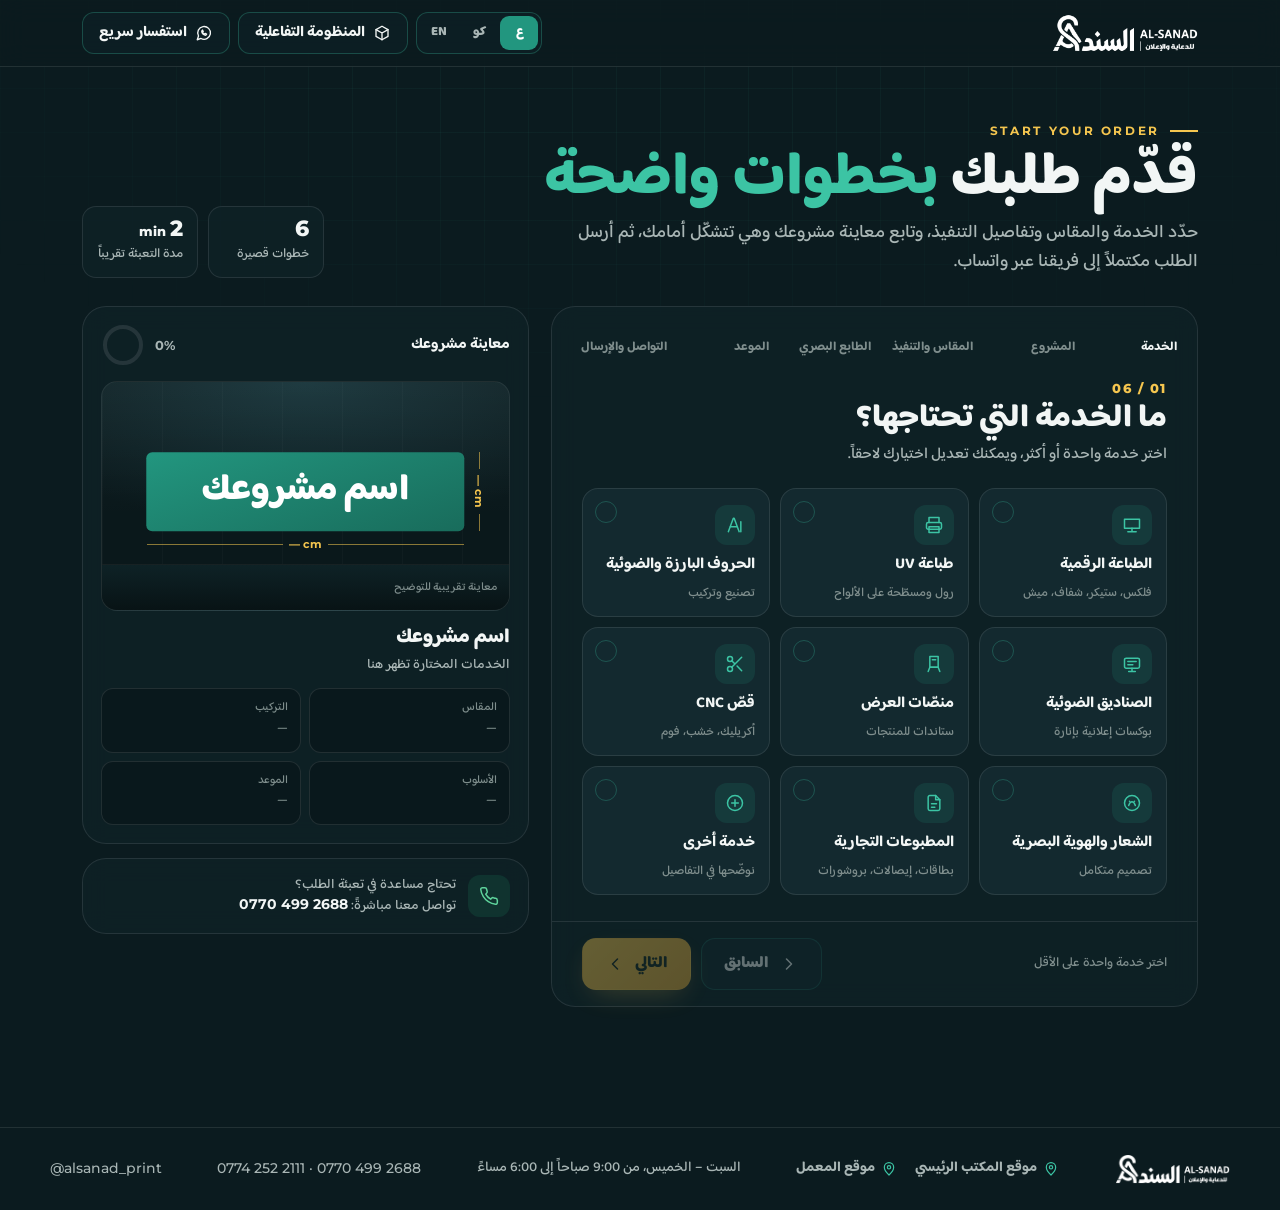
<file: order/index.html>
<!doctype html>
<html lang="ar" dir="rtl">
<head>
<meta charset="utf-8">
<meta name="viewport" content="width=device-width, initial-scale=1, viewport-fit=cover">
<title>تقديم طلب خدمة | السند للدعاية والإعلان</title>
<meta name="description" content="قدّم طلبك لدى السند للدعاية والإعلان في الموصل خطوةً بخطوة: الخدمة، والمقاس، والتنفيذ، والموعد، ثم أرسله مباشرةً عبر واتساب.">
<meta name="theme-color" content="#0B1B1F">
<meta property="og:type" content="website">
<meta property="og:locale" content="ar_IQ">
<meta property="og:site_name" content="السند للدعاية والإعلان">
<meta property="og:title" content="تقديم طلب خدمة | السند للدعاية والإعلان">
<meta property="og:description" content="خطوات واضحة، ومعاينة فورية لمشروعك، وإرسال مباشر عبر واتساب.">
<meta property="og:url" content="https://alsanad-print.github.io/order/">
<meta property="og:image" content="https://alsanad-print.github.io/assets/og.jpg">
<link rel="alternate" hreflang="ar" href="https://alsanad-print.github.io/order/">
<link rel="canonical" href="https://alsanad-print.github.io/order/">
<link rel="icon" href="../assets/favicon.png">
<link rel="apple-touch-icon" href="../assets/favicon.png">
<link rel="stylesheet" href="../css/fonts.css">
<style>
:root{
  --bg:#0B1B1F;--bg2:#0E2328;--card:rgba(15,34,39,.78);--card2:#13292F;
  --brand:#22967F;--brand-2:#146B5A;--brand-hi:#3CC4A4;--gold:#F5C64F;--gold-2:#E2A93A;
  --ink:#F2F6F5;--mut:#A9B6B5;--dim:#7F8E8D;--line:rgba(242,246,245,.10);--line2:rgba(60,196,164,.28);
  --r:18px;--ease:cubic-bezier(.2,.8,.2,1);
  --ar:'Baloo Bhaijaan 2','Montserrat',system-ui,sans-serif;--en:'Montserrat','Baloo Bhaijaan 2',system-ui,sans-serif;
}
*{box-sizing:border-box}
html{scroll-behavior:smooth;-webkit-text-size-adjust:100%}
body{margin:0;background:var(--bg);color:var(--ink);font-family:var(--ar);line-height:1.65;-webkit-font-smoothing:antialiased;-webkit-tap-highlight-color:transparent;min-height:100vh}
body::before{content:"";position:fixed;inset:0;z-index:-1;pointer-events:none;
  background-image:linear-gradient(rgba(60,196,164,.05) 1px,transparent 1px),linear-gradient(90deg,rgba(60,196,164,.05) 1px,transparent 1px);
  background-size:44px 44px;-webkit-mask-image:radial-gradient(ellipse 80% 60% at 50% 0%,#000 30%,transparent 80%);mask-image:radial-gradient(ellipse 80% 60% at 50% 0%,#000 30%,transparent 80%)}
button,input,select,textarea{font:inherit;color:inherit}
button{cursor:pointer}
a{color:var(--gold)}
svg{width:20px;height:20px;fill:none;stroke:currentColor;stroke-width:1.8;stroke-linecap:round;stroke-linejoin:round;flex:none}
.en{font-family:var(--en);direction:ltr;unicode-bidi:isolate}
.sr{position:absolute;width:1px;height:1px;overflow:hidden;clip:rect(0 0 0 0);white-space:nowrap}
:focus-visible{outline:2px solid var(--gold);outline-offset:3px;border-radius:10px}

/* ---------- top ---------- */
.top{position:sticky;top:0;z-index:30;background:rgba(11,27,31,.82);backdrop-filter:blur(14px);-webkit-backdrop-filter:blur(14px);border-bottom:1px solid var(--line);padding-top:env(safe-area-inset-top,0px)}
.top .in{max-width:1180px;margin:auto;padding:12px clamp(16px,3vw,32px);display:flex;align-items:center;gap:16px}
.top img{height:38px;display:block}
.top nav{margin-inline-start:auto;display:flex;gap:8px}
.lnk{display:inline-flex;align-items:center;gap:8px;height:42px;padding:0 16px;border-radius:12px;border:1px solid var(--line2);background:rgba(15,34,39,.6);color:var(--ink);text-decoration:none;font-weight:700;font-size:15px;transition:border-color .2s,transform .2s}
.lnk:hover{border-color:var(--brand-hi);transform:translateY(-1px)}
.lnk svg{width:18px;height:18px}

/* ---------- hero ---------- */
.hero{max-width:1180px;margin:auto;padding:clamp(28px,5vw,56px) clamp(16px,3vw,32px) 8px;display:grid;grid-template-columns:1fr auto;gap:24px;align-items:end}
.kick{display:flex;align-items:center;gap:10px;font:700 12px var(--en);letter-spacing:.22em;color:var(--gold)}
.kick::before{content:"";width:28px;height:2px;background:var(--gold)}
.hero h1{margin:10px 0 6px;font-weight:800;font-size:clamp(34px,5.4vw,60px);line-height:1.08;text-wrap:balance}
.hero h1 em{font-style:normal;color:var(--brand-hi)}
.hero p{margin:0;color:var(--mut);font-size:clamp(15px,1.6vw,18px);max-width:640px;text-wrap:pretty}
.facts{display:flex;gap:10px;flex-wrap:wrap}
.fact{border:1px solid var(--line);border-radius:14px;padding:10px 14px;background:var(--card);min-width:116px}
.fact b{display:block;font:800 22px var(--en);color:var(--ink);line-height:1.1}
.fact span{font-size:13px;color:var(--mut)}

/* ---------- layout ---------- */
.wrap{max-width:1180px;margin:auto;padding:20px clamp(16px,3vw,32px) 120px;display:grid;grid-template-columns:minmax(0,1.45fr) minmax(0,1fr);gap:22px;align-items:start}
.panel{background:var(--card);border:1px solid var(--line);border-radius:24px;backdrop-filter:blur(12px);-webkit-backdrop-filter:blur(12px)}

/* ---------- stepper ---------- */
.steps{display:flex;gap:6px;padding:18px 20px 0;list-style:none;margin:0}
.steps li{flex:1;min-width:0}
.steps button{width:100%;border:0;background:none;padding:0;text-align:start;color:var(--dim);display:flex;flex-direction:column;gap:8px}
.steps button:disabled{cursor:default}
.steps i{display:block;height:4px;border-radius:4px;background:var(--line);overflow:hidden;position:relative}
.steps i::after{content:"";position:absolute;inset:0;background:var(--brand-hi);transform:scaleX(0);transform-origin:right;transition:transform .5s var(--ease)}
.steps li.done i::after,.steps li.cur i::after{transform:scaleX(1)}
.steps li.cur i::after{background:var(--gold)}
.steps span{font-size:12.5px;font-weight:700;white-space:nowrap;overflow:hidden;text-overflow:ellipsis}
.steps li.cur span{color:var(--ink)}
.steps li.done span{color:var(--mut)}

.stage{padding:22px clamp(18px,3vw,30px) 26px;min-height:440px}
.step{animation:in .5s var(--ease) both}
.step.back{animation-name:inb}
@keyframes in{from{opacity:0;transform:translateX(-26px)}to{opacity:1;transform:none}}
@keyframes inb{from{opacity:0;transform:translateX(26px)}to{opacity:1;transform:none}}
@media (prefers-reduced-motion:reduce){.step{animation:none}.steps i::after{transition:none}html{scroll-behavior:auto}}
.no{font:800 13px var(--en);color:var(--gold);letter-spacing:.12em}
.step h2{margin:4px 0 4px;font-size:clamp(24px,3vw,32px);font-weight:800;line-height:1.2}
.step .lead{margin:0 0 20px;color:var(--mut);font-size:15.5px}

/* service tiles */
.tiles{display:grid;grid-template-columns:repeat(3,minmax(0,1fr));gap:10px}
.tile{position:relative;display:flex;flex-direction:column;align-items:flex-start;gap:10px;padding:16px 14px 14px;border-radius:16px;border:1px solid var(--line);background:var(--card2);text-align:start;transition:border-color .25s,transform .25s var(--ease),background .25s;min-height:118px}
.tile:hover{border-color:var(--line2);transform:translateY(-2px)}
.tile .ic{width:40px;height:40px;border-radius:12px;display:grid;place-items:center;background:rgba(34,150,127,.16);color:var(--brand-hi);transition:background .25s,color .25s}
.tile b{font-size:15.5px;line-height:1.3}
.tile small{font-size:12.5px;color:var(--dim);line-height:1.35}
.tile .ck{position:absolute;top:12px;left:12px;width:22px;height:22px;border-radius:50%;border:1.5px solid var(--line2);display:grid;place-items:center;transition:all .25s}
.tile .ck svg{width:13px;height:13px;stroke-width:3;opacity:0;transform:scale(.4);transition:all .25s var(--ease)}
.tile[aria-pressed="true"]{border-color:var(--brand-hi);background:linear-gradient(160deg,rgba(34,150,127,.24),rgba(19,41,47,.9))}
.tile[aria-pressed="true"] .ic{background:var(--brand);color:#fff}
.tile[aria-pressed="true"] .ck{background:var(--gold);border-color:var(--gold);color:#1B2A22}
.tile[aria-pressed="true"] .ck svg{opacity:1;transform:none}

/* fields */
.grid2{display:grid;grid-template-columns:repeat(2,minmax(0,1fr));gap:12px 14px}
.f{display:flex;flex-direction:column;gap:6px;margin-bottom:14px}
.f>label,.f>.lb{font-size:14px;font-weight:700;color:var(--mut)}
.f .opt{font-weight:500;color:var(--dim);font-size:12.5px}
.in-x{width:100%;min-height:50px;padding:12px 14px;border-radius:14px;border:1px solid var(--line);background:rgba(8,20,23,.65);transition:border-color .2s,box-shadow .2s;font-size:16px}
.in-x::placeholder{color:#6F7F7E}
.in-x:focus{outline:none;border-color:var(--brand-hi);box-shadow:0 0 0 4px rgba(60,196,164,.14)}
textarea.in-x{min-height:96px;resize:vertical;line-height:1.6}
select.in-x{appearance:none;-webkit-appearance:none;background-image:linear-gradient(45deg,transparent 50%,var(--mut) 50%),linear-gradient(135deg,var(--mut) 50%,transparent 50%);background-position:18px 22px,24px 22px;background-size:6px 6px;background-repeat:no-repeat;padding-left:40px}
input[type=date].in-x{color-scheme:dark}
.hint{font-size:12.5px;color:var(--dim)}
.size{display:grid;grid-template-columns:1fr auto 1fr;gap:10px;align-items:center}
.size .x{font:800 18px var(--en);color:var(--dim)}
.unit{position:relative}
.unit .in-x{padding-left:48px;font-family:var(--en);direction:ltr;text-align:right}
.unit em{position:absolute;left:14px;top:50%;transform:translateY(-50%);font-style:normal;font-size:13px;color:var(--dim)}

/* chips */
.chips{display:flex;flex-wrap:wrap;gap:8px}
.chip{display:inline-flex;align-items:center;gap:8px;min-height:44px;padding:8px 16px;border-radius:999px;border:1px solid var(--line);background:var(--card2);font-weight:700;font-size:14.5px;transition:all .22s var(--ease)}
.chip:hover{border-color:var(--line2)}
.chip[aria-pressed="true"]{background:var(--brand);border-color:var(--brand);color:#fff;transform:translateY(-1px)}
.chip .sw{width:16px;height:16px;border-radius:50%;border:1.5px solid rgba(255,255,255,.5)}
.seg{display:grid;grid-auto-flow:column;grid-auto-columns:1fr;gap:6px;padding:5px;border-radius:16px;background:rgba(8,20,23,.65);border:1px solid var(--line)}
.seg button{min-height:44px;border:0;border-radius:12px;background:none;font-weight:700;font-size:14.5px;color:var(--mut);transition:all .25s var(--ease)}
.seg button[aria-pressed="true"]{background:var(--card2);color:var(--ink);box-shadow:0 0 0 1px var(--line2),0 6px 18px -8px rgba(0,0,0,.7)}
.seg button[data-v="مستعجل"][aria-pressed="true"]{box-shadow:0 0 0 1px var(--gold)}
.seg button[data-v="طارئ"][aria-pressed="true"]{box-shadow:0 0 0 1px #E07A5F;color:#FFB4A2}
.pick{position:relative;display:inline-flex;align-items:center;gap:8px;min-height:44px;padding:8px 14px;border-radius:999px;border:1px dashed var(--line2);font-weight:700;font-size:14.5px;color:var(--mut)}
.pick input{position:absolute;inset:0;opacity:0;cursor:pointer;width:100%;height:100%}
.note{display:flex;gap:10px;align-items:flex-start;padding:12px 14px;border-radius:14px;background:rgba(245,198,79,.08);border:1px solid rgba(245,198,79,.25);color:#E9DDB8;font-size:14px;margin:4px 0 14px}
.note svg{color:var(--gold);margin-top:2px}

/* review */
.rev{display:grid;grid-template-columns:repeat(2,minmax(0,1fr));gap:10px;margin-bottom:16px}
.rv{padding:12px 14px;border-radius:14px;background:var(--card2);border:1px solid var(--line);display:flex;flex-direction:column;gap:2px;min-width:0}
.rv.w{grid-column:1/-1}
.rv small{color:var(--dim);font-size:12.5px;display:flex;justify-content:space-between;gap:8px}
.rv small button{border:0;background:none;color:var(--brand-hi);font-size:12.5px;font-weight:700;padding:0}
.rv b{font-size:15px;line-height:1.45;overflow-wrap:anywhere}
.send{display:flex;gap:10px;flex-wrap:wrap}
.btn{display:inline-flex;align-items:center;justify-content:center;gap:10px;min-height:52px;padding:0 22px;border-radius:14px;border:1px solid var(--line2);background:var(--card2);font-weight:800;font-size:16px;text-decoration:none;color:var(--ink);transition:transform .2s var(--ease),box-shadow .2s,border-color .2s,opacity .2s}
.btn:hover{transform:translateY(-1px);border-color:var(--brand-hi)}
.btn:active{transform:scale(.98)}
.btn:disabled{opacity:.38;cursor:not-allowed;transform:none}
.btn-gold{background:linear-gradient(135deg,var(--gold),var(--gold-2));color:#1B2A22;border-color:transparent;box-shadow:0 10px 30px -10px rgba(245,198,79,.6)}
.btn-gold:hover{border-color:transparent}
.btn-wa{background:#1F8F5F;color:#fff;border-color:transparent;box-shadow:0 10px 30px -12px rgba(31,143,95,.8)}
.btn-wa:hover{border-color:transparent}
.btn.grow{flex:1}

/* nav */
.nav{display:flex;align-items:center;gap:10px;padding:16px clamp(18px,3vw,30px);border-top:1px solid var(--line)}
.nav .meta{margin-inline-end:auto;font-size:13px;color:var(--dim)}
.nav .meta b{color:var(--mut)}
kbd{font:700 11px var(--en);border:1px solid var(--line2);border-radius:6px;padding:1px 6px;color:var(--mut)}

/* preview */
.side{position:sticky;top:86px;display:flex;flex-direction:column;gap:14px}
.pv{overflow:hidden}
.pv-h{display:flex;align-items:center;justify-content:space-between;padding:16px 18px 0}
.pv-h b{font-size:15px}
.ring{display:flex;align-items:center;gap:10px;font:700 13px var(--en);color:var(--mut)}
.ring svg{width:44px;height:44px;transform:rotate(-90deg)}
.ring circle{stroke-width:4;fill:none}
.ring .t{stroke:var(--line)}
.ring .v{stroke:var(--gold);stroke-dasharray:113.1;transition:stroke-dashoffset .6s var(--ease)}
.scene{position:relative;margin:14px 18px 0;height:230px;border-radius:16px;overflow:hidden;background:radial-gradient(120% 90% at 50% 0%,#17343A 0%,#0A181B 70%);border:1px solid var(--line)}
.scene .wall{position:absolute;inset:0;background:linear-gradient(180deg,rgba(255,255,255,.035),transparent 60%),repeating-linear-gradient(90deg,rgba(255,255,255,.025) 0 1px,transparent 1px 60px)}
.scene .floor{position:absolute;left:0;right:0;bottom:0;height:46px;background:linear-gradient(180deg,#0E2226,#081315);border-top:1px solid rgba(255,255,255,.06)}
.sign{position:absolute;left:50%;top:48%;transform:translate(-50%,-50%);display:grid;place-items:center;border-radius:6px;transition:width .6s var(--ease),height .6s var(--ease),background .5s,box-shadow .5s;overflow:hidden}
.sign .tx{font-weight:800;line-height:1;white-space:nowrap;text-align:center;padding:0 6%;transition:color .4s,text-shadow .4s,letter-spacing .4s}
.sign.lit{box-shadow:0 0 0 1px rgba(255,255,255,.18),0 18px 60px -10px var(--glowc,rgba(60,196,164,.55))}
.sign.lit .tx{text-shadow:0 0 18px rgba(255,255,255,.55)}
.sign.raised .tx{text-shadow:0 2px 0 rgba(0,0,0,.35),0 4px 0 rgba(0,0,0,.22),0 10px 16px rgba(0,0,0,.35)}
.sign .deco{position:absolute;inset:0;pointer-events:none;opacity:0;transition:opacity .5s}
.sign.st-typo .tx{letter-spacing:-.02em}
.sign.st-vector .deco.v{opacity:1}
.sign.st-surreal .deco.s{opacity:1}
.dim{position:absolute;direction:ltr;font:700 11px var(--en);color:var(--gold);display:flex;align-items:center;justify-content:center;gap:6px;transition:all .6s var(--ease)}
.dim.w::before,.dim.w::after{content:"";flex:1;height:1px;background:rgba(245,198,79,.55)}
.dim.h{flex-direction:column}
.dim.h::before,.dim.h::after{content:"";flex:1;width:1px;background:rgba(245,198,79,.55)}
.person{position:absolute;bottom:22px;width:12px;transition:all .6s var(--ease);opacity:.75}
.person i{display:block;width:12px;height:12px;border-radius:50%;background:#2B3E42;margin:0 auto 2px}
.person b{display:block;width:12px;border-radius:5px 5px 2px 2px;background:#2B3E42}
.scene .cap{position:absolute;right:12px;bottom:12px;font-size:11.5px;color:var(--dim)}
.pv-b{padding:14px 18px 18px}
.pv-b h3{margin:0;font-size:20px;font-weight:800;line-height:1.25;overflow-wrap:anywhere}
.pv-b .sv{margin:4px 0 12px;color:var(--mut);font-size:13.5px;min-height:22px}
.rows{display:grid;grid-template-columns:repeat(2,minmax(0,1fr));gap:8px}
.row{padding:10px 12px;border-radius:12px;background:rgba(8,20,23,.55);border:1px solid var(--line);min-width:0}
.row small{display:block;font-size:11.5px;color:var(--dim)}
.row b{display:block;font-size:14px;white-space:nowrap;overflow:hidden;text-overflow:ellipsis}
.row b.e{color:#6F7F7E;font-weight:500}
.help{padding:16px 18px;display:flex;gap:12px;align-items:center}
.help .ic{width:42px;height:42px;border-radius:12px;display:grid;place-items:center;background:rgba(31,143,95,.18);color:#5FD39C}
.help p{margin:0;font-size:13.5px;color:var(--mut);line-height:1.5}
.help a{font:700 14px var(--en);color:var(--ink);text-decoration:none;direction:ltr;unicode-bidi:isolate}

/* toast */
.toast{position:fixed;left:50%;bottom:calc(24px + env(safe-area-inset-bottom,0px));transform:translate(-50%,20px);opacity:0;background:#0F2A2E;border:1px solid var(--line2);padding:10px 18px;border-radius:12px;font-size:14px;font-weight:700;z-index:60;transition:all .35s var(--ease);pointer-events:none}
.toast.on{opacity:1;transform:translate(-50%,0)}

footer{border-top:1px solid var(--line);padding:26px clamp(16px,3vw,32px) calc(26px + env(safe-area-inset-bottom,0px));color:var(--mut);font-size:14px}
footer .in{max-width:1180px;margin:auto;display:flex;flex-wrap:wrap;gap:10px 26px;align-items:center;justify-content:space-between}
footer img{height:30px}
footer a{color:var(--mut);text-decoration:none}

/* ---------- responsive ---------- */
@media (max-width:980px){
  .wrap{grid-template-columns:1fr}
  .side{position:static;order:-1}
  .scene{height:180px}
  .help{display:none}
  .hero{grid-template-columns:1fr}
}
@media (max-width:640px){
  .top img{height:32px}
  .lnk span{display:none}
  .lnk{width:42px;padding:0;justify-content:center}
  .tiles{grid-template-columns:repeat(2,minmax(0,1fr))}
  .grid2,.rev{grid-template-columns:1fr}
  .steps span{display:none}
  .stage{min-height:0}
  .nav{position:fixed;left:0;right:0;bottom:0;z-index:40;background:rgba(11,27,31,.94);backdrop-filter:blur(14px);-webkit-backdrop-filter:blur(14px);padding-bottom:calc(12px + env(safe-area-inset-bottom,0px))}
  .nav .meta{display:none}
  .nav .btn{flex:1}
  .facts{display:none}
  .pv-b .rows{display:none}
  .scene{height:150px}
  .pv-b{padding:10px 18px 14px}
  .pv-b h3{font-size:17px}
  .wrap{padding-bottom:110px}
}
</style>
<style>
/* language switch + LTR */
.lng{display:flex;gap:2px;padding:3px;border-radius:12px;border:1px solid var(--line2);background:rgba(15,34,39,.6)}
.lng button{border:0;background:none;min-width:38px;height:34px;border-radius:9px;font-weight:800;font-size:13px;color:var(--mut)}
.lng button[aria-pressed="true"]{background:var(--brand);color:#fff}
html[dir=ltr] body{font-family:var(--en)}
html[dir=ltr] .tile .ck{left:auto;right:12px}
html[dir=ltr] .unit .in-x{padding-left:14px;padding-right:48px;text-align:left}
html[dir=ltr] .unit em{left:auto;right:14px}
html[dir=ltr] select.in-x{background-position:calc(100% - 24px) 22px,calc(100% - 18px) 22px;padding-left:14px;padding-right:40px}
html[dir=ltr] .scene .cap{right:auto;left:12px}
html[dir=ltr] .steps i::after{transform-origin:left}
html[dir=ltr] .step{animation-name:inb}
html[dir=ltr] .step.back{animation-name:in}
html[lang=ckb] body{font-family:'Noto Kufi Arabic',var(--ar)}
html[lang=ckb] .hero h1{line-height:1.25}
.locs{display:flex;flex-wrap:wrap;gap:8px 18px}
.locs a{display:inline-flex;align-items:center;gap:6px;color:var(--mut);text-decoration:none;font-weight:700}
.locs a:hover{color:var(--ink)}
.locs svg{width:16px;height:16px;color:var(--brand-hi)}
@media (max-width:640px){.lng button{min-width:32px;height:32px}}
</style>
<script data-goatcounter="https://alsanadprint.goatcounter.com/count" async src="https://gc.zgo.at/count.js"></script>
</head>
<body>
<header class="top">
  <div class="in">
    <a href="../" data-i-aria="homeAria"><img src="../assets/logo-secondary-white.png" alt="السند للدعاية والإعلان"></a>
    <nav>
      <div class="lng" role="group" aria-label="Language"><button type="button" data-lang="ar">ع</button><button type="button" data-lang="ku">کو</button><button type="button" data-lang="en">EN</button></div>
      <a class="lnk" href="../tour.html"><svg viewBox="0 0 24 24"><path d="M12 3l8 4.5v9L12 21l-8-4.5v-9z"/><path d="M12 12l8-4.5M12 12v9M12 12L4 7.5"/></svg><span data-i="navSys"></span></a>
      <a class="lnk" href="https://wa.me/9647704992688" target="_blank" rel="noopener"><svg viewBox="0 0 24 24"><path d="M3 21l1.7-5A8.5 8.5 0 1 1 8 19.3z"/><path d="M9 9.5c0 3 2.5 5.5 5.5 5.5l1-1.5-2-1-1 1c-1-.5-2-1.5-2.5-2.5l1-1-1-2z"/></svg><span data-i="navAsk"></span></a>
    </nav>
  </div>
</header>

<section class="hero">
  <div>
    <div class="kick">START YOUR ORDER</div>
    <h1><span data-i="h1a"></span><em data-i="h1b"></em></h1>
    <p data-i="heroP"></p>
  </div>
  <div class="facts">
    <div class="fact"><b>6</b><span data-i="fact1"></span></div>
    <div class="fact"><b>2<small style="font-size:13px"> min</small></b><span data-i="fact2"></span></div>
  </div>
</section>

<main class="wrap">
  <section class="panel" data-i-aria="formAria">
    <ol class="steps" id="steps"></ol>
    <div class="stage" id="stage" aria-live="polite"></div>
    <div class="nav">
      <span class="meta" id="meta"></span>
      <button class="btn" id="back" type="button"><svg viewBox="0 0 24 24" class="fl"><path d="M9 6l6 6-6 6"/></svg><span data-i="back"></span></button>
      <button class="btn btn-gold" id="next" type="button"><span data-i="next"></span><svg viewBox="0 0 24 24" class="fl"><path d="M15 6l-6 6 6 6"/></svg></button>
    </div>
  </section>

  <aside class="side">
    <div class="panel pv">
      <div class="pv-h"><b data-i="pvTitle"></b><div class="ring"><span id="pct">0%</span><svg viewBox="0 0 44 44" aria-hidden="true"><circle class="t" cx="22" cy="22" r="18"/><circle class="v" id="ringv" cx="22" cy="22" r="18" stroke-dashoffset="113.1"/></svg></div></div>
      <div class="scene" aria-hidden="true">
        <div class="wall"></div><div class="floor"></div>
        <div class="sign" id="sign">
          <svg class="deco v" viewBox="0 0 100 40" preserveAspectRatio="none" style="width:100%;height:100%"><path d="M0 40 L22 0 L34 0 L12 40Z" fill="rgba(255,255,255,.10)" stroke="none"/><path d="M82 0 L100 0 L100 40 L60 40Z" fill="rgba(0,0,0,.12)" stroke="none"/></svg>
          <svg class="deco s" viewBox="0 0 100 40" preserveAspectRatio="none" style="width:100%;height:100%"><circle cx="86" cy="8" r="22" fill="rgba(255,255,255,.08)" stroke="none"/><circle cx="10" cy="38" r="14" fill="rgba(0,0,0,.14)" stroke="none"/></svg>
          <span class="tx" id="signTx"></span>
        </div>
        <span class="dim w" id="dimW"></span>
        <span class="dim h" id="dimH"></span>
        <span class="person" id="person"><i></i><b style="height:26px"></b></span>
        <span class="cap" id="cap"></span>
      </div>
      <div class="pv-b">
        <h3 id="pvName"></h3>
        <p class="sv" id="pvSvc"></p>
        <div class="rows" id="pvRows"></div>
      </div>
    </div>
    <div class="panel help">
      <span class="ic"><svg viewBox="0 0 24 24"><path d="M22 16.9v3a2 2 0 0 1-2.2 2 19.8 19.8 0 0 1-8.6-3.1 19.5 19.5 0 0 1-6-6A19.8 19.8 0 0 1 2.1 4.2 2 2 0 0 1 4.1 2h3a2 2 0 0 1 2 1.7c.1.9.4 1.8.7 2.7a2 2 0 0 1-.5 2.1L8 9.8a16 16 0 0 0 6 6l1.3-1.3a2 2 0 0 1 2.1-.4c.9.3 1.8.6 2.7.7a2 2 0 0 1 1.7 2z"/></svg></span>
      <p><span data-i="helpQ"></span><br><span data-i="helpA"></span> <a href="tel:+9647704992688">0770 499 2688</a></p>
    </div>
  </aside>
</main>

<footer>
  <div class="in">
    <img src="../assets/logo-secondary-white.png" alt="السند للدعاية والإعلان">
    <div class="locs">
      <a href="https://maps.app.goo.gl/BwCGg1EzQn7Desu36" target="_blank" rel="noopener"><svg viewBox="0 0 24 24"><path d="M12 21s7-6.3 7-11.5A7 7 0 0 0 5 9.5C5 14.7 12 21 12 21z"/><circle cx="12" cy="9.5" r="2.5"/></svg><span data-i="locOffice"></span></a>
      <a href="https://maps.app.goo.gl/wxozGYMZJs7YvLGY8" target="_blank" rel="noopener"><svg viewBox="0 0 24 24"><path d="M12 21s7-6.3 7-11.5A7 7 0 0 0 5 9.5C5 14.7 12 21 12 21z"/><circle cx="12" cy="9.5" r="2.5"/></svg><span data-i="locWorkshop"></span></a>
    </div>
    <span data-i="hours"></span>
    <span class="en"><a href="tel:+9647742522111">0774 252 2111</a> · <a href="tel:+9647704992688">0770 499 2688</a></span>
    <a class="en" href="https://www.instagram.com/alsanad_print/" target="_blank" rel="noopener">@alsanad_print</a>
  </div>
</footer>

<div class="toast" id="toast" role="status"></div>

<script>
(() => {
'use strict';
const WA = '9647742522111'; // all orders go to the main number
const $ = s => document.querySelector(s);
const esc = s => String(s ?? '').replace(/[&<>"']/g, c => ({ '&': '&amp;', '<': '&lt;', '>': '&gt;', '"': '&quot;', "'": '&#39;' }[c]));

/* ---------------------------------------------------------------- i18n */
const LANGS = { ar: { dir: 'rtl', html: 'ar' }, ku: { dir: 'rtl', html: 'ckb' }, en: { dir: 'ltr', html: 'en' } };
const T = {
  ar: {
    title: 'تقديم طلب خدمة | السند للدعاية والإعلان', homeAria: 'السند للدعاية والإعلان: الصفحة الرئيسية', formAria: 'نموذج الطلب',
    navSys: 'المنظومة التفاعلية', navAsk: 'استفسار سريع',
    h1a: 'قدّم طلبك ', h1b: 'بخطوات واضحة',
    heroP: 'حدّد الخدمة والمقاس وتفاصيل التنفيذ، وتابع معاينة مشروعك وهي تتشكّل أمامك، ثم أرسل الطلب مكتملاً إلى فريقنا عبر واتساب.',
    fact1: 'خطوات قصيرة', fact2: 'مدة التعبئة تقريباً', back: 'السابق', next: 'التالي',
    steps: ['الخدمة', 'المشروع', 'المقاس والتنفيذ', 'الطابع البصري', 'الموعد', 'التواصل والإرسال'],
    stepAria: (i, t) => `الخطوة ${i}: ${t}`,
    s0h: 'ما الخدمة التي تحتاجها؟', s0p: 'اختر خدمة واحدة أو أكثر، ويمكنك تعديل اختيارك لاحقاً.',
    s1h: 'عرّفنا بمشروعك', s1p: 'هذه المعلومات تساعد المصمم على فهم طبيعة العمل منذ البداية.',
    name: 'اسم المشروع أو الشركة', namePh: 'مثال: مطعم الضيافة', field: 'مجال النشاط', fieldPh: 'مثال: مطاعم، أزياء، صيدلية',
    kind: 'نوع الطلب', txt: 'النص النهائي كما تريده أن يظهر', txtPh: 'اكتب النص بدقة لتجنّب أي خطأ إملائي في التنفيذ',
    s2h: 'المقاس وتفاصيل التنفيذ', s2p: 'المقاس الفعلي أساس دقة التنفيذ. إن لم يكن متوفراً، نتواصل معك لتأكيده.',
    size: 'المقاس الفعلي (العرض × الارتفاع)', w: 'العرض', h: 'الارتفاع', cm: 'سم', unknown: 'لا أعرف المقاس حالياً',
    img: 'صورة الموقع', inst: 'التركيب', gov: 'المحافظة', area: 'المنطقة', areaPh: 'مثال: الدواسة',
    s3h: 'الطابع البصري', s3p: 'اختر الأسلوب واللون، وتابع المعاينة وهي تتغيّر مع اختيارك.',
    style: 'الأسلوب', colsrc: 'مصدر الألوان', color: 'اللون المفضّل', otherColor: 'لون آخر', ref: 'أمثلة أو مراجع تعجبك', refPh: 'رابط حساب، أو وصف مختصر',
    s4h: 'موعد الاستلام', s4p: 'يساعدنا الموعد على جدولة الإنتاج وإعلامك مسبقاً بإمكانية الالتزام به.',
    date: 'التاريخ المطلوب', urg: 'درجة الاستعجال', urgNote: 'الطلبات المستعجلة والطارئة تخضع لتأكيد الفريق حسب جدول الإنتاج ونوع العمل.',
    s5h: 'بيانات التواصل والإرسال', s5p: 'راجع طلبك، ثم أرسله. هذه البيانات لا تُحفظ لدى أي جهة، وتظهر فقط في الرسالة التي ترسلها أنت.',
    who: 'الاسم', whoPh: 'الاسم الكامل', phone: 'رقم الهاتف', via: 'وسيلة التواصل المفضّلة', when: 'الوقت المناسب للتواصل', whenPh: 'مثال: بعد الساعة 4 عصراً',
    send: 'إرسال الطلب عبر واتساب', copy: 'نسخ الطلب', reset: 'بدء طلب جديد',
    sendHint: 'يفتح الزر محادثة واتساب والرسالة مكتوبة مسبقاً، ولا يتطلب منك سوى الضغط على «إرسال». يمكنك بعدها إرفاق صور الموقع في المحادثة نفسها.',
    opt: 'اختياري', edit: 'تعديل', empty: 'لم تُضف تفاصيل بعد.',
    needSvc: 'اختر خدمة واحدة على الأقل', needName: 'أدخل اسم المشروع', needKind: 'حدّد نوع الطلب', needWho: 'أدخل الاسم', needPhone: 'أدخل رقم هاتف صحيحاً',
    enterHint: '<kbd>Enter</kbd> للانتقال إلى الخطوة التالية', copied: 'تم نسخ الطلب', copyFail: 'تعذّر النسخ', confirmReset: 'هل تريد بدء طلب جديد؟ ستُمسح البيانات الحالية.',
    pvTitle: 'معاينة مشروعك', pvName: 'اسم مشروعك', pvSvc: 'الخدمات المختارة تظهر هنا', cap: 'معاينة تقريبية للتوضيح', human: 'المقياس البشري: 170 سم',
    rSize: 'المقاس', rInst: 'التركيب', rStyle: 'الأسلوب', rDate: 'الموعد', sizeUnknown: 'غير معروف، يُؤكَّد لاحقاً',
    helpQ: 'تحتاج مساعدة في تعبئة الطلب؟', helpA: 'تواصل معنا مباشرةً:',
    locOffice: 'موقع المكتب الرئيسي', locWorkshop: 'موقع المعمل', hours: 'السبت – الخميس، من 9:00 صباحاً إلى 6:00 مساءً',
  },
  en: {
    title: 'Place a service order | Al-Sanad Advertising', homeAria: 'Al-Sanad Advertising: home', formAria: 'Order form',
    navSys: 'Interactive view', navAsk: 'Quick question',
    h1a: 'Place your order ', h1b: 'in clear steps',
    heroP: 'Choose the service, size and execution details, watch a live preview of your project take shape, then send the complete order to our team on WhatsApp.',
    fact1: 'short steps', fact2: 'to complete', back: 'Back', next: 'Next',
    steps: ['Service', 'Project', 'Size & execution', 'Visual style', 'Timing', 'Contact & send'],
    stepAria: (i, t) => `Step ${i}: ${t}`,
    s0h: 'Which service do you need?', s0p: 'Choose one or more services. You can change your selection later.',
    s1h: 'Tell us about your project', s1p: 'This helps our designer understand the nature of the work from the start.',
    name: 'Project or company name', namePh: 'e.g. Al-Diyafa Restaurant', field: 'Business sector', fieldPh: 'e.g. restaurants, fashion, pharmacy',
    kind: 'Request type', txt: 'Final text exactly as it should appear', txtPh: 'Type the text precisely to avoid any spelling errors in production',
    s2h: 'Size & execution details', s2p: 'The actual size is the basis of accurate production. If you don\'t have it, we will contact you to confirm it.',
    size: 'Actual size (width × height)', w: 'Width', h: 'Height', cm: 'cm', unknown: 'I don\'t know the size yet',
    img: 'Site photo', inst: 'Installation', gov: 'Governorate', area: 'Area', areaPh: 'e.g. Al-Dawasa',
    s3h: 'Visual style', s3p: 'Choose a style and color, and watch the preview change with your choices.',
    style: 'Style', colsrc: 'Color source', color: 'Preferred color', otherColor: 'Other color', ref: 'Examples or references you like', refPh: 'An account link or a short description',
    s4h: 'Delivery date', s4p: 'The date helps us schedule production and tell you in advance whether it can be met.',
    date: 'Requested date', urg: 'Urgency', urgNote: 'Urgent and emergency orders are subject to team confirmation based on the production schedule and type of work.',
    s5h: 'Contact details & sending', s5p: 'Review your order, then send it. These details are not stored anywhere; they only appear in the message you send.',
    who: 'Name', whoPh: 'Full name', phone: 'Phone number', via: 'Preferred contact method', when: 'Best time to contact you', whenPh: 'e.g. after 4 PM',
    send: 'Send order via WhatsApp', copy: 'Copy order', reset: 'Start a new order',
    sendHint: 'The button opens a WhatsApp chat with the message already written. Just press "Send". You can then attach site photos in the same chat.',
    opt: 'optional', edit: 'Edit', empty: 'No details added yet.',
    needSvc: 'Choose at least one service', needName: 'Enter the project name', needKind: 'Select the request type', needWho: 'Enter your name', needPhone: 'Enter a valid phone number',
    enterHint: '<kbd>Enter</kbd> to go to the next step', copied: 'Order copied', copyFail: 'Could not copy', confirmReset: 'Start a new order? Current details will be cleared.',
    pvTitle: 'Project preview', pvName: 'Your project', pvSvc: 'Selected services appear here', cap: 'Approximate preview', human: 'Human scale: 170 cm',
    rSize: 'Size', rInst: 'Installation', rStyle: 'Style', rDate: 'Timing', sizeUnknown: 'Unknown, to be confirmed',
    helpQ: 'Need help filling in the order?', helpA: 'Contact us directly:',
    locOffice: 'Head office location', locWorkshop: 'Workshop location', hours: 'Saturday – Thursday, 9:00 AM – 6:00 PM',
  },
  ku: {
    title: 'پێشکەشکردنی داواکاری | سەنەد بۆ ڕیکلام و ڕاگەیاندن', homeAria: 'سەنەد بۆ ڕیکلام و ڕاگەیاندن: پەڕەی سەرەکی', formAria: 'فۆرمی داواکاری',
    navSys: 'پیشاندانی کارلێک', navAsk: 'پرسیاری خێرا',
    h1a: 'داواکارییەکەت پێشکەش بکە ', h1b: 'بە هەنگاوی ڕوون',
    heroP: 'خزمەتگوزاری و قەبارە و وردەکارییەکانی جێبەجێکردن دیاری بکە، پێشبینینی ڕاستەوخۆی پڕۆژەکەت ببینە، پاشان داواکارییە تەواوەکە لە ڕێگەی واتسئاپەوە بۆ تیمەکەمان بنێرە.',
    fact1: 'هەنگاوی کورت', fact2: 'بۆ پڕکردنەوە', back: 'پێشوو', next: 'دواتر',
    steps: ['خزمەتگوزاری', 'پڕۆژە', 'قەبارە و جێبەجێکردن', 'شێوازی بینراو', 'کات', 'پەیوەندی و ناردن'],
    stepAria: (i, t) => `هەنگاوی ${i}: ${t}`,
    s0h: 'پێویستت بە چ خزمەتگوزارییەکە؟', s0p: 'یەک یان چەند خزمەتگوزارییەک هەڵبژێرە، دواتر دەتوانیت هەڵبژاردنەکەت بگۆڕیت.',
    s1h: 'پڕۆژەکەتمان پێ بناسێنە', s1p: 'ئەم زانیارییانە یارمەتی دیزاینەر دەدەن لە سەرەتاوە سروشتی کارەکە تێبگات.',
    name: 'ناوی پڕۆژە یان کۆمپانیا', namePh: 'نموونە: چێشتخانەی میوانداری', field: 'بواری کار', fieldPh: 'نموونە: چێشتخانە، جلوبەرگ، دەرمانخانە',
    kind: 'جۆری داواکاری', txt: 'دەقی کۆتایی وەک دەتەوێت دەربکەوێت', txtPh: 'دەقەکە بە وردی بنووسە بۆ دوورکەوتنەوە لە هەڵەی ڕێنووس',
    s2h: 'قەبارە و وردەکارییەکانی جێبەجێکردن', s2p: 'قەبارەی ڕاستەقینە بنەمای وردیی جێبەجێکردنە. ئەگەر لەبەردەستت نییە، پەیوەندیت پێوە دەکەین بۆ دڵنیابوونەوە.',
    size: 'قەبارەی ڕاستەقینە (پانی × بەرزی)', w: 'پانی', h: 'بەرزی', cm: 'سم', unknown: 'ئێستا قەبارەکە نازانم',
    img: 'وێنەی شوێن', inst: 'دامەزراندن', gov: 'پارێزگا', area: 'ناوچە', areaPh: 'نموونە: دەواسە',
    s3h: 'شێوازی بینراو', s3p: 'شێواز و ڕەنگ هەڵبژێرە و سەیری گۆڕانی پێشبینینەکە بکە.',
    style: 'شێواز', colsrc: 'سەرچاوەی ڕەنگەکان', color: 'ڕەنگی دڵخواز', otherColor: 'ڕەنگێکی تر', ref: 'نموونە یان سەرچاوەی دڵخواز', refPh: 'بەستەری هەژمار، یان وەسفێکی کورت',
    s4h: 'کاتی وەرگرتن', s4p: 'کاتەکە یارمەتیمان دەدات بەرهەمهێنان ڕێک بخەین و پێشوەخت ئاگادارت بکەینەوە.',
    date: 'بەرواری داواکراو', urg: 'ئاستی پەلەکردن', urgNote: 'داواکارییە بەپەلەکان بە پێی خشتەی بەرهەمهێنان و جۆری کار پێویستیان بە پشتڕاستکردنەوەی تیم هەیە.',
    s5h: 'زانیاریی پەیوەندی و ناردن', s5p: 'داواکارییەکەت پێدابچۆرەوە و بینێرە. ئەم زانیارییانە لە هیچ شوێنێک هەڵناگیرێن و تەنها لە نامەکەتدا دەردەکەون.',
    who: 'ناو', whoPh: 'ناوی تەواو', phone: 'ژمارەی تەلەفۆن', via: 'ڕێگای پەیوەندیی دڵخواز', when: 'کاتی گونجاو بۆ پەیوەندی', whenPh: 'نموونە: دوای کاتژمێر 4ی ئێوارە',
    send: 'ناردنی داواکاری بە واتسئاپ', copy: 'کۆپیکردنی داواکاری', reset: 'داواکارییەکی نوێ',
    sendHint: 'دوگمەکە گفتوگۆی واتسئاپ دەکاتەوە و نامەکە ئامادەیە، تەنها «ناردن» دابگرە. دواتر دەتوانیت وێنەی شوێنەکە لە هەمان گفتوگۆدا بنێریت.',
    opt: 'ئارەزوومەندانە', edit: 'دەستکاری', empty: 'هێشتا هیچ وردەکارییەک زیاد نەکراوە.',
    needSvc: 'لانیکەم یەک خزمەتگوزاری هەڵبژێرە', needName: 'ناوی پڕۆژە بنووسە', needKind: 'جۆری داواکاری دیاری بکە', needWho: 'ناوەکەت بنووسە', needPhone: 'ژمارەی تەلەفۆنێکی دروست بنووسە',
    enterHint: '<kbd>Enter</kbd> بۆ چوونە هەنگاوی دواتر', copied: 'داواکارییەکە کۆپی کرا', copyFail: 'کۆپیکردن سەرکەوتوو نەبوو', confirmReset: 'داواکارییەکی نوێ دەست پێ بکەیت؟ زانیارییەکانی ئێستا دەسڕدرێنەوە.',
    pvTitle: 'پێشبینینی پڕۆژەکەت', pvName: 'ناوی پڕۆژەکەت', pvSvc: 'خزمەتگوزارییە هەڵبژێردراوەکان لێرە دەردەکەون', cap: 'پێشبینینی نزیکەیی', human: 'پێوەری مرۆڤ: 170 سم',
    rSize: 'قەبارە', rInst: 'دامەزراندن', rStyle: 'شێواز', rDate: 'کات', sizeUnknown: 'نەزانراوە، دواتر پشتڕاست دەکرێتەوە',
    helpQ: 'یارمەتیت دەوێت بۆ پڕکردنەوەی داواکاری؟', helpA: 'ڕاستەوخۆ پەیوەندیمان پێوە بکە:',
    locOffice: 'شوێنی نووسینگەی سەرەکی', locWorkshop: 'شوێنی کارگە', hours: 'شەممە – پێنجشەممە، 9:00ی بەیانی تا 6:00ی ئێوارە',
  },
};
/* canonical option values stay Arabic (for the message the team reads); OPT translates labels only */
const OPT = {
  'تصميم جديد': ['New design', 'دیزاینی نوێ'], 'ملف جاهز من الشركة الأم': ['Ready file from the parent company', 'فایلی ئامادە لە کۆمپانیای دایک'], 'تعديل على تصميم قائم': ['Edit an existing design', 'دەستکاریی دیزاینێکی هەبوو'],
  'متوفرة، سأرسلها': ['Available, I\'ll send it', 'هەیە، دەینێرم'], 'غير متوفرة': ['Not available', 'نییە'],
  'مع التركيب': ['With installation', 'لەگەڵ دامەزراندن'], 'بدون تركيب': ['Without installation', 'بێ دامەزراندن'], 'غير محدد': ['Not decided', 'دیاری نەکراوە'],
  'سريالي مختلف': ['Surreal & distinctive', 'سوریالی و جیاواز'], 'تايبوغرافي حديث': ['Modern typographic', 'تایپۆگرافیی نوێ'], 'فيكتور نظيف': ['Clean vector', 'ڤێکتەری پاک'],
  'دمج بين الأساليب': ['A mix of styles', 'تێکەڵەیەک لە شێوازەکان'], 'أترك الاقتراح لفريق السند': ['Let the Al-Sanad team suggest', 'با تیمی سەنەد پێشنیار بکات'],
  'دليل هوية شركتنا (CMYK أو Pantone)': ['Our brand guide (CMYK or Pantone)', 'ڕێبەری ناسنامەی کۆمپانیاکەمان (CMYK یان Pantone)'], 'ألوان أحددها بنفسي': ['Colors I choose myself', 'ڕەنگەکان خۆم دیاری دەکەم'],
  'اعتيادي': ['Standard', 'ئاسایی'], 'مستعجل': ['Urgent', 'بەپەلە'], 'طارئ': ['Emergency', 'زۆر بەپەلە'],
  'واتساب': ['WhatsApp', 'واتسئاپ'], 'اتصال هاتفي': ['Phone call', 'پەیوەندیی تەلەفۆنی'],
  'أخضر السند': ['Al-Sanad green', 'سەوزی سەنەد'], 'ذهبي': ['Gold', 'زێڕین'], 'داكن': ['Dark', 'تۆخ'], 'أحمر': ['Red', 'سوور'], 'أزرق': ['Blue', 'شین'], 'أبيض': ['White', 'سپی'],
  'نينوى': ['Nineveh', 'نەینەوا'], 'بغداد': ['Baghdad', 'بەغدا'], 'أربيل': ['Erbil', 'هەولێر'], 'دهوك': ['Duhok', 'دهۆک'], 'السليمانية': ['Sulaymaniyah', 'سلێمانی'], 'حلبجة': ['Halabja', 'هەڵەبجە'],
  'كركوك': ['Kirkuk', 'کەرکووک'], 'صلاح الدين': ['Salah al-Din', 'سەلاحەدین'], 'الأنبار': ['Anbar', 'ئەنبار'], 'ديالى': ['Diyala', 'دیالە'], 'واسط': ['Wasit', 'واسیت'], 'بابل': ['Babil', 'بابل'],
  'كربلاء': ['Karbala', 'کەربەلا'], 'النجف': ['Najaf', 'نەجەف'], 'القادسية': ['Al-Qadisiyyah', 'قادسیە'], 'المثنى': ['Al-Muthanna', 'موسەننا'], 'ذي قار': ['Dhi Qar', 'زیقار'], 'ميسان': ['Maysan', 'میسان'], 'البصرة': ['Basra', 'بەسرە'],
};
let lang = 'ar';
try { const l = new URLSearchParams(location.search).get('lang') || localStorage.getItem('alsanad-lang'); if (T[l]) lang = l; } catch (e) {}
const t = k => T[lang][k] ?? T.ar[k];
const L = v => lang === 'ar' || !OPT[v] ? v : OPT[v][lang === 'en' ? 0 : 1];

const I = {
  flex: '<path d="M3 5h18v11H3z"/><path d="M7 20h10M12 16v4"/>',
  uv: '<path d="M6 9V3h12v6"/><rect x="3" y="9" width="18" height="8" rx="2"/><path d="M6 14h12v7H6z"/>',
  letters: '<path d="M4 20L10 4h1l6 16"/><path d="M6.5 14h8"/><path d="M19 8v12"/>',
  box: '<rect x="3" y="5" width="18" height="12" rx="2"/><path d="M8 21h8M12 17v4M7 9h10M7 13h6"/>',
  stand: '<path d="M7 3h10v13H7z"/><path d="M5 21l2-5h10l2 5"/><path d="M10 7h4"/>',
  cnc: '<circle cx="6" cy="6" r="3"/><circle cx="6" cy="18" r="3"/><path d="M20 4L8.1 15.9M14.5 14.5L20 20M8.1 8.1L12 12"/>',
  logo: '<circle cx="12" cy="12" r="9"/><path d="M8 15c2-6 6-6 8 0M9 10h.01M15 10h.01"/>',
  prints: '<path d="M14 3H7a2 2 0 0 0-2 2v14a2 2 0 0 0 2 2h10a2 2 0 0 0 2-2V8z"/><path d="M14 3v5h5M9 13h6M9 17h4"/>',
  other: '<circle cx="12" cy="12" r="9"/><path d="M12 8v8M8 12h8"/>',
  check: '<path d="M5 12l5 5L19 7"/>',
  info: '<circle cx="12" cy="12" r="9"/><path d="M12 8h.01M11 12h1v5h1"/>',
  wa: '<path d="M3 21l1.7-5A8.5 8.5 0 1 1 8 19.3z"/><path d="M9 9.5c0 3 2.5 5.5 5.5 5.5l1-1.5-2-1-1 1c-1-.5-2-1.5-2.5-2.5l1-1-1-2z"/>',
  copy: '<rect x="9" y="9" width="12" height="12" rx="2"/><path d="M5 15V5a2 2 0 0 1 2-2h10"/>',
  reset: '<path d="M3 12a9 9 0 1 0 3-6.7L3 8"/><path d="M3 3v5h5"/>',
};
const ico = k => `<svg viewBox="0 0 24 24" aria-hidden="true">${I[k]}</svg>`;

const SERVICES = [
  { id: 'flex', ar: ['الطباعة الرقمية', 'فلكس، ستيكر، شفاف، ميش'], en: ['Digital printing', 'Flex, sticker, clear, mesh'], ku: ['چاپی دیجیتاڵ', 'فلێکس، ستیکەر، شەفاف، مێش'] },
  { id: 'uv', ar: ['طباعة UV', 'رول ومسطّحة على الألواح'], en: ['UV printing', 'Roll and flatbed on boards'], ku: ['چاپی UV', 'ڕۆڵ و تەخت لەسەر تەختە'] },
  { id: 'letters', ar: ['الحروف البارزة والضوئية', 'تصنيع وتركيب'], en: ['3D & illuminated letters', 'Fabrication and installation'], ku: ['پیتی بەرجەستە و ڕووناک', 'دروستکردن و دامەزراندن'] },
  { id: 'box', ar: ['الصناديق الضوئية', 'بوكسات إعلانية بإنارة'], en: ['Light boxes', 'Illuminated sign boxes'], ku: ['بۆکسی ڕووناک', 'بۆکسی ڕیکلامی بە ڕووناکی'] },
  { id: 'stand', ar: ['منصّات العرض', 'ستاندات للمنتجات'], en: ['Display stands', 'Product stands'], ku: ['ستاندی پیشاندان', 'ستاند بۆ بەرهەمەکان'] },
  { id: 'cnc', ar: ['قصّ CNC', 'أكريليك، خشب، فوم'], en: ['CNC cutting', 'Acrylic, wood, foam'], ku: ['بڕینی CNC', 'ئەکرێلیک، دار، فۆم'] },
  { id: 'logo', ar: ['الشعار والهوية البصرية', 'تصميم متكامل'], en: ['Logo & visual identity', 'Complete design'], ku: ['لۆگۆ و ناسنامەی بینراو', 'دیزاینی تەواو'] },
  { id: 'prints', ar: ['المطبوعات التجارية', 'بطاقات، إيصالات، بروشورات'], en: ['Commercial print', 'Cards, receipts, brochures'], ku: ['چاپەمەنی بازرگانی', 'کارت، پسوولە، بڕۆشوور'] },
  { id: 'other', ar: ['خدمة أخرى', 'نوضّحها في التفاصيل'], en: ['Other service', 'We\'ll clarify it in the details'], ku: ['خزمەتگوزاریی تر', 'لە وردەکارییەکاندا ڕوونی دەکەینەوە'] },
];
const SVC = Object.fromEntries(SERVICES.map(s => [s.id, s]));
const KINDS = ['تصميم جديد', 'ملف جاهز من الشركة الأم', 'تعديل على تصميم قائم'];
const STYLES = [
  { v: 'سريالي مختلف', k: 'surreal' }, { v: 'تايبوغرافي حديث', k: 'typo' }, { v: 'فيكتور نظيف', k: 'vector' },
  { v: 'دمج بين الأساليب', k: 'mix' }, { v: 'أترك الاقتراح لفريق السند', k: 'auto' },
];
const COLSRC = ['دليل هوية شركتنا (CMYK أو Pantone)', 'ألوان أحددها بنفسي', 'أترك الاقتراح لفريق السند'];
const SWATCH = [['أخضر السند', '#22967F'], ['ذهبي', '#F5C64F'], ['داكن', '#0D1F2A'], ['أحمر', '#C0392B'], ['أزرق', '#1F5FAF'], ['أبيض', '#F2F6F5']];
const GOV = ['نينوى', 'بغداد', 'أربيل', 'دهوك', 'السليمانية', 'حلبجة', 'كركوك', 'صلاح الدين', 'الأنبار', 'ديالى', 'واسط', 'بابل', 'كربلاء', 'النجف', 'القادسية', 'المثنى', 'ذي قار', 'ميسان', 'البصرة'];
const EXTRA = {
  stand: ['المنتج المعروض وعدد الرفوف', 'Product displayed and number of shelves', 'بەرهەمی پیشاندراو و ژمارەی ڕەفەکان'],
  light: ['لون الإنارة المطلوب وعدد القطع', 'Lighting color and number of pieces', 'ڕەنگی ڕووناکی و ژمارەی پارچەکان'],
  file: ['صيغة الملف (CDR أو PDF) وهل يُسمح بالتعديل عليه؟', 'File format (CDR or PDF) and may it be edited?', 'جۆری فایل (CDR یان PDF) و ئایا دەستکاریکردنی ڕێگەپێدراوە؟'],
  prints: ['الكمية ونوع الورق والطباعة على وجه أو وجهين', 'Quantity, paper type, single or double sided', 'ژمارە، جۆری کاغەز، چاپی یەک ڕوو یان دوو ڕوو'],
};
const NSTEPS = 6;

const blank = () => ({ svc: [], name: '', field: '', kind: '', txt: '', w: '', h: '', unknown: false, extra: '', img: '', inst: '', gov: 'نينوى', area: '', style: '', colsrc: '', color: '', ref: '', date: '', urg: '', who: '', phone: '', via: '', when: '' });
let A = blank(), st = 0, dir = 1;
const KEY = 'alsanad-order-draft';
try { const d = JSON.parse(localStorage.getItem(KEY) || 'null'); if (d && d.A) { A = Object.assign(blank(), d.A); st = Math.min(d.st | 0, NSTEPS - 1); } } catch (e) {}
try { const q = new URLSearchParams(location.search).get('s'); if (q) q.split(',').filter(id => SVC[id]).forEach(id => { if (!A.svc.includes(id)) A.svc.push(id); }); } catch (e) {}
let saveT;
const save = () => { clearTimeout(saveT); saveT = setTimeout(() => { try { localStorage.setItem(KEY, JSON.stringify({ A, st })); } catch (e) {} }, 250); };

const has = (...ids) => ids.some(id => A.svc.includes(id));
const pressed = b => `aria-pressed="${b ? 'true' : 'false'}"`;
const opt = () => ` <span class="opt">(${t('opt')})</span>`;
const chips = (k, list) => `<div class="chips" role="group">${list.map(v => `<button type="button" class="chip" data-k="${k}" data-v="${esc(v)}" ${pressed(A[k] === v)}>${esc(L(v))}</button>`).join('')}</div>`;
const seg = (k, list) => `<div class="seg" role="group">${list.map(v => `<button type="button" data-k="${k}" data-v="${esc(v)}" ${pressed(A[k] === v)}>${esc(L(v))}</button>`).join('')}</div>`;
const field = (k, label, { ph = '', type = 'text', optional = false, attrs = '' } = {}) =>
  `<div class="f"><label for="f-${k}">${label}${optional ? opt() : ''}</label><input class="in-x" id="f-${k}" data-f="${k}" type="${type}" value="${esc(A[k])}" placeholder="${esc(ph)}" ${attrs}></div>`;
const li = lang === 'ar' ? 0 : lang === 'en' ? 1 : 2;
function extraKey() {
  if (has('stand')) return 'stand';
  if (has('letters', 'box')) return 'light';
  if (A.kind === KINDS[1]) return 'file';
  if (has('prints')) return 'prints';
  return '';
}

function stepHtml() {
  const n = `<div class="no">0${st + 1} / 0${NSTEPS}</div>`;
  switch (st) {
    case 0: return `${n}<h2>${t('s0h')}</h2><p class="lead">${t('s0p')}</p>
      <div class="tiles">${SERVICES.map(s => `<button type="button" class="tile" data-svc="${s.id}" ${pressed(A.svc.includes(s.id))}><span class="ck">${ico('check')}</span><span class="ic">${ico(s.id)}</span><b>${s[lang][0]}</b><small>${s[lang][1]}</small></button>`).join('')}</div>`;
    case 1: return `${n}<h2>${t('s1h')}</h2><p class="lead">${t('s1p')}</p>
      <div class="grid2">${field('name', t('name'), { ph: t('namePh') })}${field('field', t('field'), { ph: t('fieldPh'), optional: true })}</div>
      <div class="f"><span class="lb">${t('kind')}</span>${chips('kind', KINDS)}</div>
      <div class="f"><label for="f-txt">${t('txt')}${opt()}</label><textarea class="in-x" id="f-txt" data-f="txt" rows="3" placeholder="${esc(t('txtPh'))}">${esc(A.txt)}</textarea></div>`;
    case 2: {
      const ek = extraKey();
      const li2 = lang === 'ar' ? 0 : lang === 'en' ? 1 : 2;
      return `${n}<h2>${t('s2h')}</h2><p class="lead">${t('s2p')}</p>
      <div class="f"><span class="lb">${t('size')}</span>
        <div class="size"><div class="unit"><input class="in-x" data-f="w" inputmode="decimal" aria-label="${t('w')}" placeholder="${t('w')}" value="${esc(A.w)}" ${A.unknown ? 'disabled' : ''}><em>${t('cm')}</em></div><span class="x">×</span><div class="unit"><input class="in-x" data-f="h" inputmode="decimal" aria-label="${t('h')}" placeholder="${t('h')}" value="${esc(A.h)}" ${A.unknown ? 'disabled' : ''}><em>${t('cm')}</em></div></div>
        <div class="chips" style="margin-top:4px"><button type="button" class="chip" data-toggle="unknown" ${pressed(A.unknown)}>${t('unknown')}</button></div>
      </div>
      ${ek ? field('extra', EXTRA[ek][li2], { optional: true }) : ''}
      <div class="grid2">
        <div class="f"><span class="lb">${t('img')}</span>${seg('img', ['متوفرة، سأرسلها', 'غير متوفرة'])}</div>
        <div class="f"><span class="lb">${t('inst')}</span>${seg('inst', ['مع التركيب', 'بدون تركيب', 'غير محدد'])}</div>
      </div>
      <div class="grid2">
        <div class="f"><label for="f-gov">${t('gov')}</label><select class="in-x" id="f-gov" data-f="gov">${GOV.map(g => `<option value="${g}" ${A.gov === g ? 'selected' : ''}>${L(g)}</option>`).join('')}</select></div>
        ${field('area', t('area'), { ph: t('areaPh'), optional: true })}
      </div>`;
    }
    case 3: return `${n}<h2>${t('s3h')}</h2><p class="lead">${t('s3p')}</p>
      <div class="f"><span class="lb">${t('style')}</span>${chips('style', STYLES.map(s => s.v))}</div>
      <div class="f"><span class="lb">${t('colsrc')}</span>${chips('colsrc', COLSRC)}</div>
      <div class="f"><span class="lb">${t('color')}${opt()}</span>
        <div class="chips">${SWATCH.map(([l, c]) => `<button type="button" class="chip" data-k="color" data-v="${c}" ${pressed(A.color === c)}><span class="sw" style="background:${c}"></span>${L(l)}</button>`).join('')}
        <label class="pick"><span class="sw" style="width:16px;height:16px;border-radius:50%;background:${SWATCH.some(s => s[1] === A.color) || !A.color ? 'conic-gradient(#C0392B,#F5C64F,#22967F,#1F5FAF,#C0392B)' : esc(A.color)}"></span>${t('otherColor')}<input type="color" data-color value="${/^#[0-9a-f]{6}$/i.test(A.color) ? A.color : '#22967F'}" aria-label="${t('otherColor')}"></label></div>
      </div>
      ${field('ref', t('ref'), { ph: t('refPh'), optional: true })}`;
    case 4: return `${n}<h2>${t('s4h')}</h2><p class="lead">${t('s4p')}</p>
      <div class="grid2">${field('date', t('date'), { type: 'date', optional: true, attrs: `min="${new Date().toISOString().slice(0, 10)}"` })}
        <div class="f"><span class="lb">${t('urg')}</span>${seg('urg', ['اعتيادي', 'مستعجل', 'طارئ'])}</div></div>
      <div class="note">${ico('info')}<span>${t('urgNote')}</span></div>`;
    case 5: return `${n}<h2>${t('s5h')}</h2><p class="lead">${t('s5p')}</p>
      <div class="grid2">${field('who', t('who'), { ph: t('whoPh'), attrs: 'autocomplete="name"' })}${field('phone', t('phone'), { type: 'tel', ph: '07xx xxx xxxx', attrs: 'autocomplete="tel" inputmode="tel" dir="ltr"' })}</div>
      <div class="grid2"><div class="f"><span class="lb">${t('via')}</span>${seg('via', ['واتساب', 'اتصال هاتفي'])}</div>${field('when', t('when'), { ph: t('whenPh'), optional: true })}</div>
      <div class="rev" id="rev">${review()}</div>
      <div class="send">
        <a class="btn btn-wa grow" id="sendWa" target="_blank" rel="noopener" href="${waLink()}">${ico('wa')}${t('send')}</a>
        <button type="button" class="btn" data-act="copy">${ico('copy')}${t('copy')}</button>
        <button type="button" class="btn" data-act="reset" title="${t('reset')}">${ico('reset')}<span class="sr">${t('reset')}</span></button>
      </div>
      <p class="hint" style="margin-top:10px">${t('sendHint')}</p>`;
  }
}

/* display rows (in the visitor's language) and message rows (always Arabic, for the team) */
const sizeTxt = (ar = false) => A.unknown ? (ar ? T.ar.sizeUnknown : t('sizeUnknown')) : (A.w && A.h ? `${A.w} × ${A.h} ${ar ? 'سم' : t('cm')}` : '');
const colorName = (ar = false) => { const s = SWATCH.find(x => x[1] === A.color); return s ? (ar ? s[0] : L(s[0])) : (A.color ? A.color.toUpperCase() : ''); };
const svcNames = (ar = false) => A.svc.map(id => SVC[id][ar ? 'ar' : lang][0]);
function rows(ar = false) {
  const tr = v => ar ? v : L(v), lab = k => (ar ? T.ar : T[lang])[k];
  const s = lab('steps');
  return [
    [ar ? 'الخدمات المطلوبة' : s[0], svcNames(ar).join(ar || lang !== 'en' ? '، ' : ', '), 0], [lab('name'), A.name, 1], [lab('field'), A.field, 1], [lab('kind'), tr(A.kind), 1], [lab('txt'), A.txt, 1],
    [lab('rSize'), sizeTxt(ar), 2], [ar ? 'تفاصيل إضافية' : (extraKey() ? EXTRA[extraKey()][li] : ''), A.extra, 2], [lab('img'), tr(A.img), 2], [lab('inst'), tr(A.inst), 2], [lab('gov'), [tr(A.gov), A.area].filter(Boolean).join(' – '), 2],
    [lab('style'), tr(A.style), 3], [lab('colsrc'), tr(A.colsrc), 3], [lab('color'), colorName(ar), 3], [lab('ref'), A.ref, 3],
    [lab('date'), A.date, 4], [lab('urg'), tr(A.urg), 4],
    [lab('who'), A.who, 5], [lab('phone'), A.phone, 5], [lab('via'), tr(A.via), 5], [lab('when'), A.when, 5],
  ];
}
function review() {
  const wide = new Set([0, 4]);
  return rows().filter(r => r[1] && r[2] < 5).map(([k, v, s], i) =>
    `<div class="rv ${(i === 0 || k === t('txt') || k === t('ref') || s === 2 && i === 6) ? 'w' : ''}"><small>${k}<button type="button" data-go="${s}">${t('edit')}</button></small><b>${esc(v)}</b></div>`).join('') || `<div class="rv w"><b>${t('empty')}</b></div>`;
}
function message() {
  const r = rows(true).filter(x => x[1]);
  const lg = { en: 'English', ku: 'کوردی' }[lang];
  return 'السلام عليكم،\nأودّ تقديم طلب خدمة جديد لدى السند للدعاية والإعلان:\n\n' + r.map(x => `▪️ ${x[0]}: ${x[1]}`).join('\n') + (lg ? `\n▪️ لغة الزبون: ${lg}` : '') + '\n\n(أُرسل من صفحة تقديم الطلب)';
}
const waLink = () => `https://wa.me/${WA}?text=${encodeURIComponent(message())}`;

function valid(i = st) {
  if (i === 0) return A.svc.length > 0;
  if (i === 1) return !!(A.name.trim() && A.kind);
  if (i === 5) return !!(A.who.trim() && A.phone.replace(/\D/g, '').length >= 10);
  return true;
}
function need() {
  if (st === 0) return t('needSvc');
  if (st === 1) return !A.name.trim() ? t('needName') : t('needKind');
  if (st === 5) return !A.who.trim() ? t('needWho') : t('needPhone');
  return '';
}
function readiness() {
  const c = [A.svc.length, A.name, A.kind, A.unknown || (A.w && A.h), A.inst, A.style || A.colsrc, A.date || A.urg, A.who, A.phone.replace(/\D/g, '').length >= 10];
  return Math.round(c.filter(Boolean).length / c.length * 100);
}

/* ---------------------------------------------------------------- preview */
const lum = hex => { const n = parseInt(hex.slice(1), 16); const c = [(n >> 16) & 255, (n >> 8) & 255, n & 255].map(v => { v /= 255; return v <= .03928 ? v / 12.92 : Math.pow((v + .055) / 1.055, 2.4); }); return .2126 * c[0] + .7152 * c[1] + .0722 * c[2]; };
function preview() {
  const sign = $('#sign'), scene = sign.parentElement;
  const SW = scene.clientWidth, SH = scene.clientHeight - 46;
  let w = parseFloat(A.w), h = parseFloat(A.h);
  const known = !A.unknown && w > 0 && h > 0;
  if (!known) { w = 400; h = 100; }
  const ratio = Math.min(Math.max(w / h, .3), 9);
  let pw = SW * .78, ph = pw / ratio;
  if (ph > SH * .72) { ph = SH * .72; pw = ph * ratio; }
  sign.style.width = pw + 'px'; sign.style.height = ph + 'px';
  const bg = /^#[0-9a-f]{6}$/i.test(A.color) ? A.color : '#22967F';
  const light = lum(bg) > .45;
  sign.style.background = `linear-gradient(160deg, ${bg}, color-mix(in srgb, ${bg} 72%, #000))`;
  sign.style.setProperty('--glowc', bg + '99');
  const tx = $('#signTx'), name = A.name.trim() || t('pvName');
  tx.textContent = name;
  tx.style.color = light ? '#0D1F24' : (has('letters') ? '#F5C64F' : '#FFFFFF');
  tx.style.fontSize = Math.max(11, Math.min(ph * .46, pw * 1.5 / Math.max(name.length, 3))) + 'px';
  const sk = (STYLES.find(s => s.v === A.style) || {}).k || '';
  sign.className = 'sign' + (has('letters', 'box') ? ' lit' : '') + (has('letters') ? ' raised' : '') + (sk ? ' st-' + sk : '');
  const cx = SW / 2, cy = scene.clientHeight * .48;
  const dw = $('#dimW'), dh = $('#dimH');
  dw.style.width = pw + 'px'; dw.style.left = (cx - pw / 2) + 'px'; dw.style.top = (cy + ph / 2 + 6) + 'px';
  dw.textContent = known ? `${w} cm` : '— cm';
  dh.style.height = ph + 'px'; dh.style.left = (cx + pw / 2 + 8) + 'px'; dh.style.top = (cy - ph / 2) + 'px';
  dh.innerHTML = `<span style="writing-mode:vertical-rl">${known ? h + ' cm' : '— cm'}</span>`;
  const p = $('#person');
  if (known) {
    let hp = 170 / (h / ph);
    const vis = hp >= 14 && hp <= SH * 1.1;
    p.style.opacity = vis ? .8 : 0;
    hp = Math.min(Math.max(hp, 14), SH); p.querySelector('b').style.height = Math.max(hp - 14, 4) + 'px';
    p.style.left = (cx - pw / 2 - 26) + 'px';
    $('#cap').textContent = vis ? t('human') : t('cap');
  } else { p.style.opacity = 0; $('#cap').textContent = t('cap'); }
  $('#pvName').textContent = A.name.trim() || t('pvName');
  $('#pvSvc').textContent = A.svc.length ? svcNames().join(' · ') : t('pvSvc');
  const pr = [[t('rSize'), sizeTxt()], [t('rInst'), L(A.inst)], [t('rStyle'), L(A.style)], [t('rDate'), A.date || L(A.urg)]];
  $('#pvRows').innerHTML = pr.map(([k, v]) => `<div class="row"><small>${k}</small><b class="${v ? '' : 'e'}">${esc(v || '—')}</b></div>`).join('');
  const r = readiness();
  $('#pct').textContent = r + '%';
  $('#ringv').style.strokeDashoffset = 113.1 * (1 - r / 100);
}

/* ---------------------------------------------------------------- render */
function stepper() {
  $('#steps').innerHTML = t('steps').map((s, i) => {
    const reach = i <= st || [...Array(i).keys()].every(j => valid(j));
    return `<li class="${i < st ? 'done' : i === st ? 'cur' : ''}"><button type="button" data-go="${i}" ${reach ? '' : 'disabled'} aria-current="${i === st ? 'step' : 'false'}" aria-label="${esc(t('stepAria')(i + 1, s))}"><i></i><span>${s}</span></button></li>`;
  }).join('');
}
function navState() {
  $('#back').disabled = st === 0;
  const nx = $('#next');
  nx.style.display = st === NSTEPS - 1 ? 'none' : '';
  nx.disabled = !valid();
  $('#meta').innerHTML = !valid() && need() ? need() : t('enterHint');
  const s = $('#sendWa');
  if (s) { const ok = valid(5); s.setAttribute('aria-disabled', ok ? 'false' : 'true'); s.style.opacity = ok ? '' : '.4'; s.style.pointerEvents = ok ? '' : 'none'; s.href = waLink(); }
}
function render(focus = true) {
  const stage = $('#stage');
  stage.innerHTML = `<div class="step ${dir < 0 ? 'back' : ''}">${stepHtml()}</div>`;
  stepper(); navState(); preview(); save();
  if (focus) { const h = stage.querySelector('h2'); if (h) { h.tabIndex = -1; h.focus({ preventScroll: true }); } }
}
function applyLang() {
  const L0 = LANGS[lang];
  document.documentElement.lang = L0.html; document.documentElement.dir = L0.dir;
  document.title = t('title');
  document.querySelectorAll('[data-i]').forEach(el => { el.textContent = t(el.dataset.i); });
  document.querySelectorAll('[data-i-aria]').forEach(el => el.setAttribute('aria-label', t(el.dataset.iAria)));
  document.querySelectorAll('[data-lang]').forEach(b => b.setAttribute('aria-pressed', b.dataset.lang === lang ? 'true' : 'false'));
  document.querySelectorAll('svg.fl').forEach(s => s.style.transform = L0.dir === 'ltr' ? 'scaleX(-1)' : '');
}
function go(i) {
  if (i < 0 || i >= NSTEPS || i === st) return;
  if (i > st) { for (let j = st; j < i; j++) if (!valid(j)) { toast(need()); return; } }
  dir = i > st ? 1 : -1; st = i; render();
  const top = $('.panel').getBoundingClientRect().top + scrollY - 90;
  if (Math.abs(scrollY - top) > 60) scrollTo({ top, behavior: 'smooth' });
}
let tt;
function toast(m) { const el = $('#toast'); el.textContent = m; el.classList.add('on'); clearTimeout(tt); tt = setTimeout(() => el.classList.remove('on'), 2200); }

/* ---------------------------------------------------------------- events */
document.addEventListener('click', e => {
  const el = e.target.closest('[data-svc],[data-k],[data-go],[data-act],[data-toggle],[data-lang],#next,#back');
  if (!el || el.disabled) return;
  if (el.dataset.lang) { if (el.dataset.lang !== lang) { lang = el.dataset.lang; try { localStorage.setItem('alsanad-lang', lang); } catch (x) {} location.reload(); } return; }
  if (el.id === 'next') { if (valid()) go(st + 1); else toast(need()); return; }
  if (el.id === 'back') { go(st - 1); return; }
  const d = el.dataset;
  if (d.svc) {
    const i = A.svc.indexOf(d.svc); i < 0 ? A.svc.push(d.svc) : A.svc.splice(i, 1);
    el.setAttribute('aria-pressed', i < 0 ? 'true' : 'false'); stepper(); navState(); preview(); save(); return;
  }
  if (d.k) {
    A[d.k] = A[d.k] === d.v ? '' : d.v;
    el.parentElement.querySelectorAll('[data-k]').forEach(b => b.setAttribute('aria-pressed', A[d.k] === b.dataset.v ? 'true' : 'false'));
    stepper(); navState(); preview(); save(); return;
  }
  if (d.toggle === 'unknown') { A.unknown = !A.unknown; render(false); return; }
  if (d.go !== undefined) { go(+d.go); return; }
  if (d.act === 'copy') {
    const txt = message();
    (navigator.clipboard ? navigator.clipboard.writeText(txt) : Promise.reject()).then(() => toast(t('copied')), () => {
      const ta = document.createElement('textarea'); ta.value = txt; document.body.appendChild(ta); ta.select();
      try { document.execCommand('copy'); toast(t('copied')); } catch (x) { toast(t('copyFail')); } ta.remove();
    });
    return;
  }
  if (d.act === 'reset') {
    if (!confirm(t('confirmReset'))) return;
    A = blank(); dir = -1; st = 0; try { localStorage.removeItem(KEY); } catch (x) {} render(); return;
  }
});
document.addEventListener('input', e => {
  const el = e.target;
  if (el.dataset.color !== undefined) { A.color = el.value; const sw = el.parentElement.querySelector('.sw'); if (sw) sw.style.background = el.value; el.closest('.chips').querySelectorAll('[data-k=color]').forEach(b => b.setAttribute('aria-pressed', 'false')); preview(); navState(); save(); return; }
  const k = el.dataset.f; if (!k) return;
  let v = el.value;
  const digits = s => s.replace(/[٠-٩]/g, c => '٠١٢٣٤٥٦٧٨٩'.indexOf(c)).replace(/[۰-۹]/g, c => '۰۱۲۳۴۵۶۷۸۹'.indexOf(c));
  if (k === 'w' || k === 'h') { v = digits(v).replace(/[^\d.]/g, ''); if (v !== el.value) el.value = v; }
  if (k === 'phone') v = digits(v);
  A[k] = v;
  stepper(); navState(); preview(); save();
});
document.addEventListener('change', e => { if (e.target.dataset.f === 'gov') { A.gov = e.target.value; preview(); save(); } });
document.addEventListener('keydown', e => {
  if (e.key !== 'Enter' || e.isComposing) return;
  const el = e.target; if (el.tagName === 'TEXTAREA' || el.tagName === 'BUTTON' || el.tagName === 'A') return;
  if (st < NSTEPS - 1) { e.preventDefault(); if (valid()) go(st + 1); else toast(need()); }
});
let rz; addEventListener('resize', () => { clearTimeout(rz); rz = setTimeout(preview, 80); });
document.fonts?.ready?.then(preview);

applyLang();
render(false);
})();
</script>
</body>
</html>
</file>
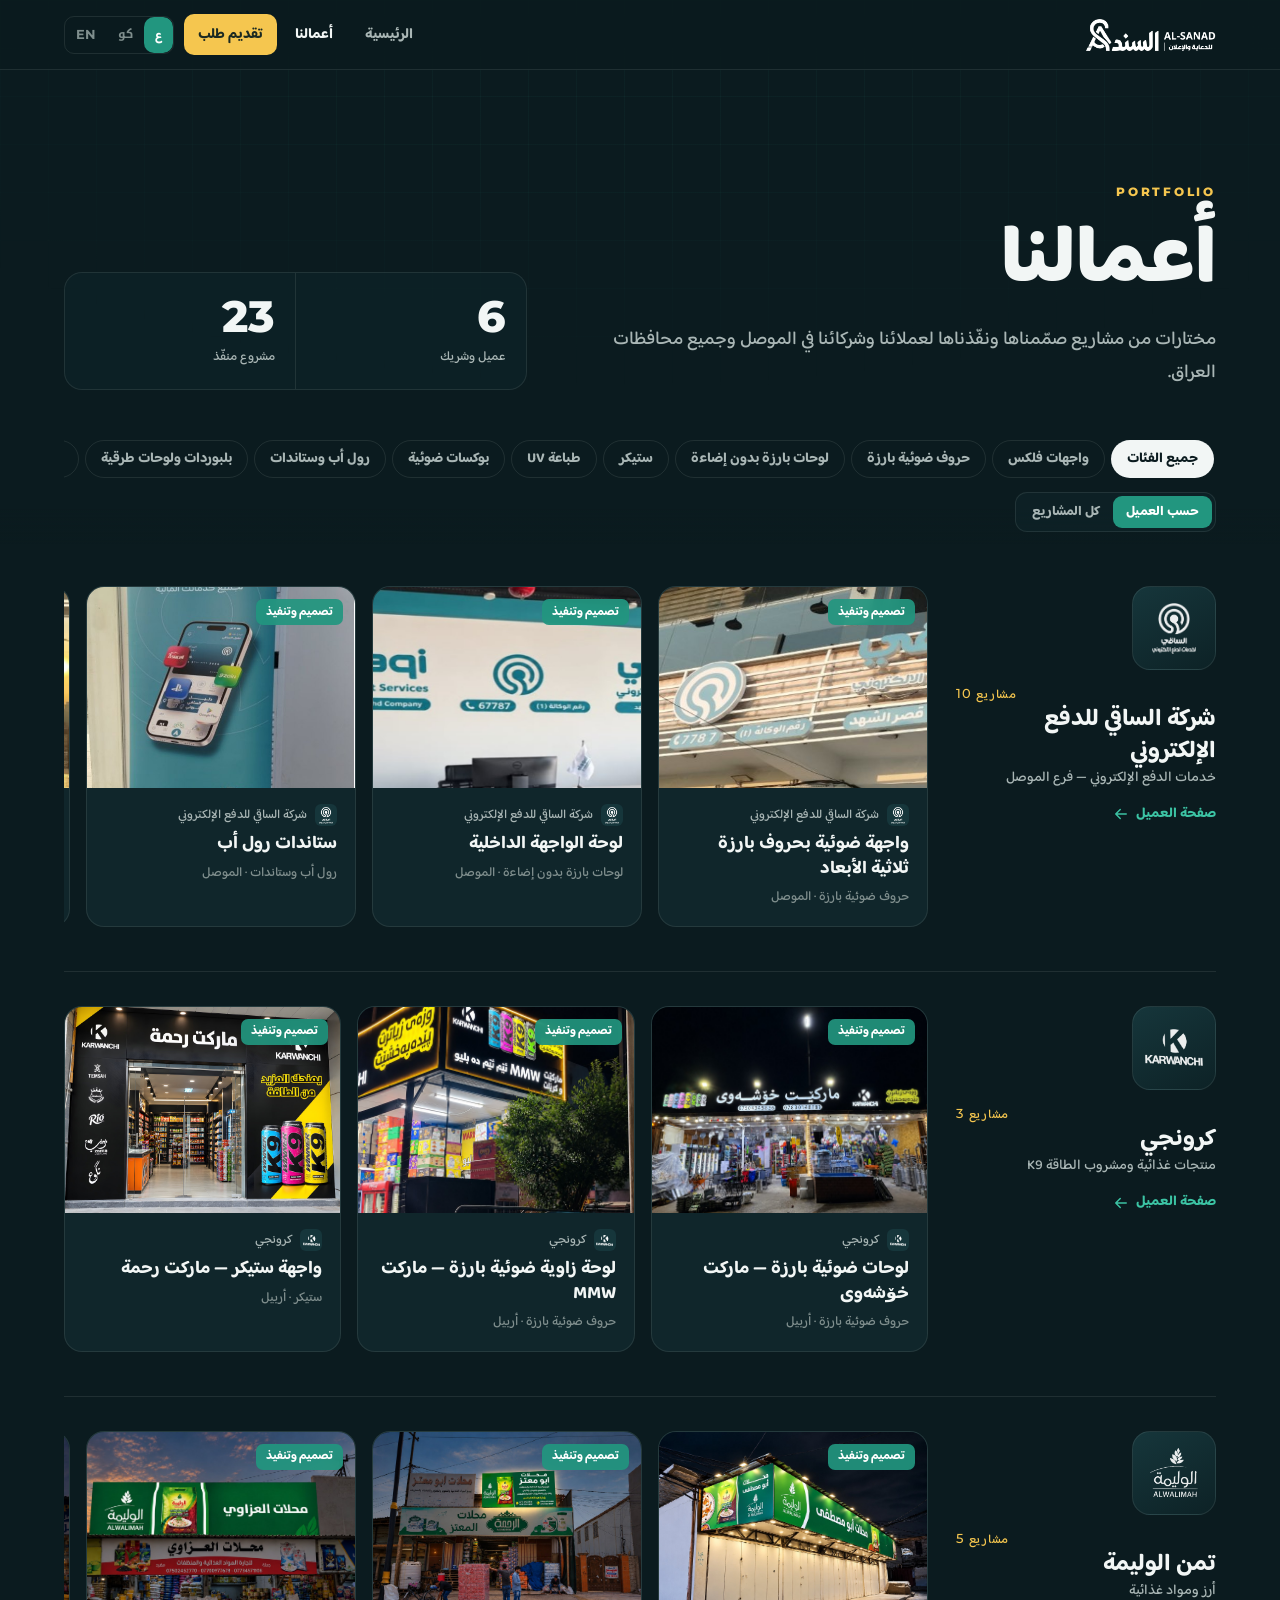
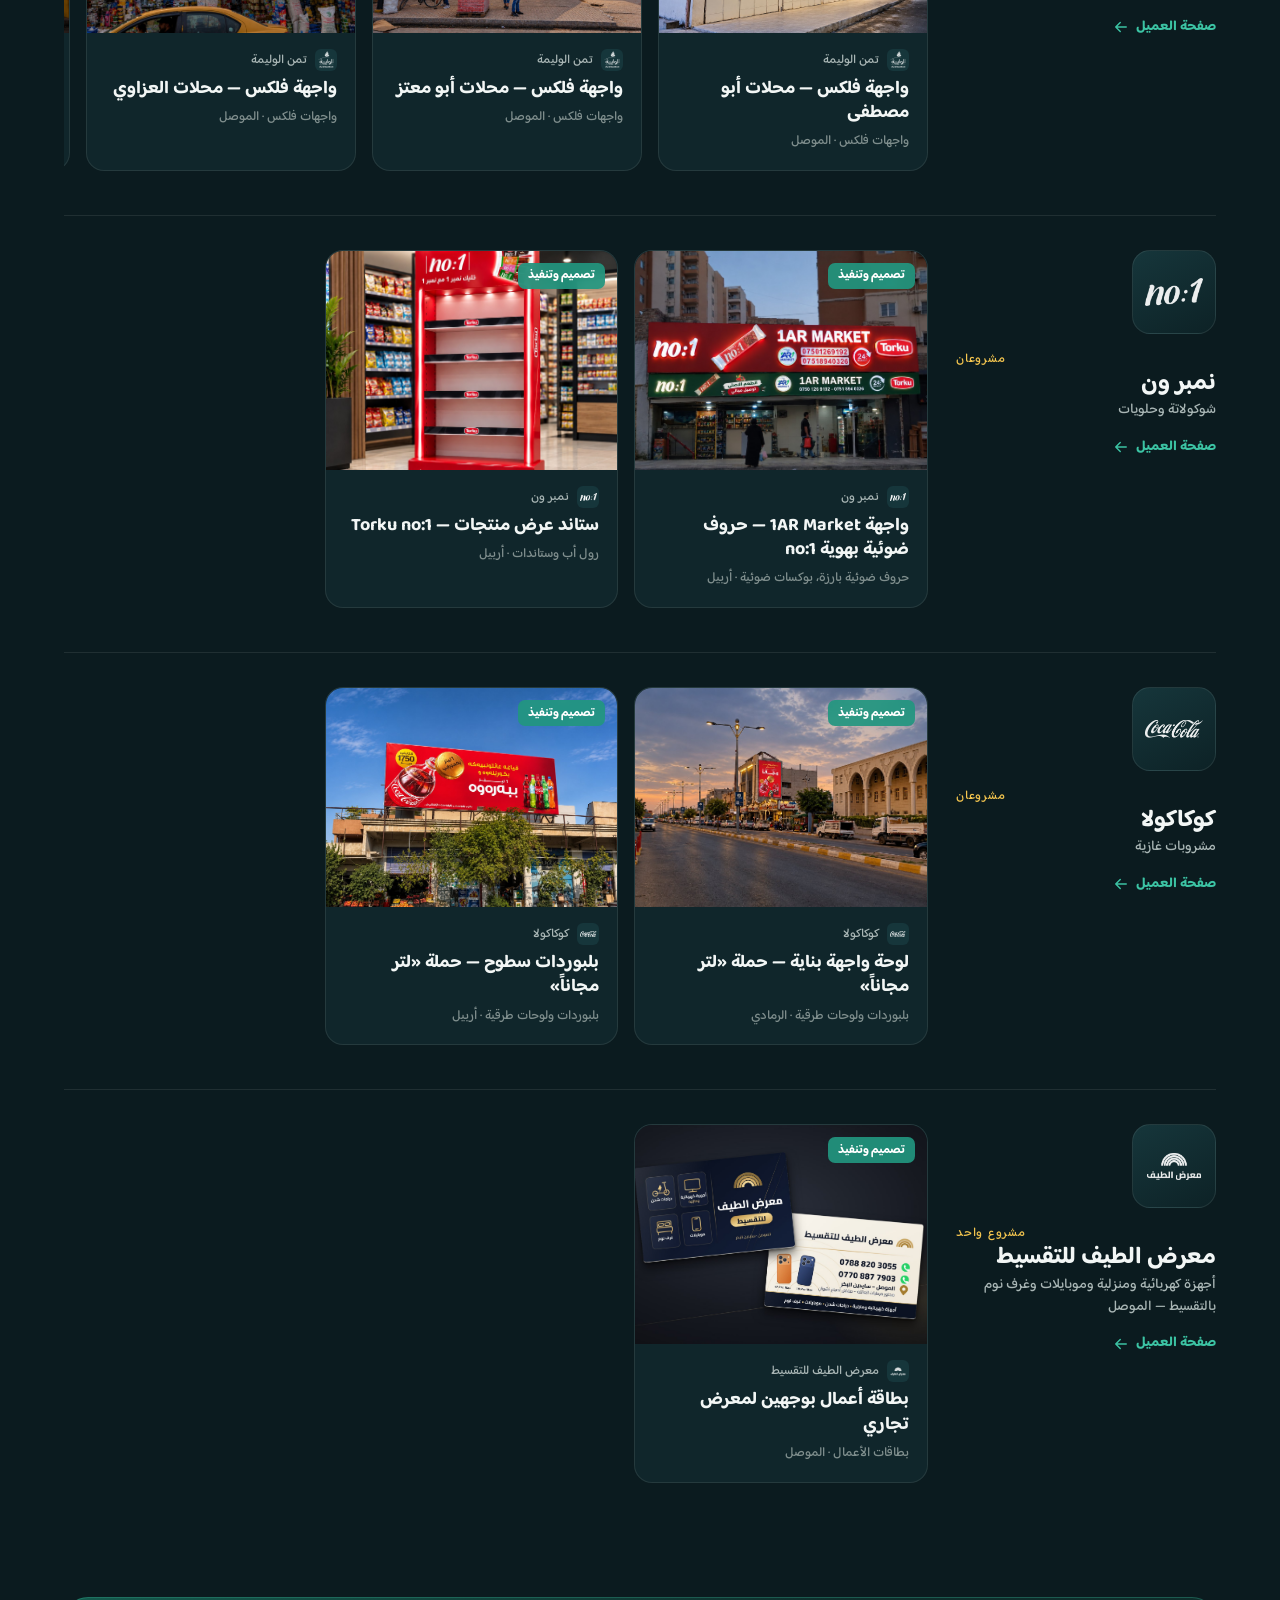
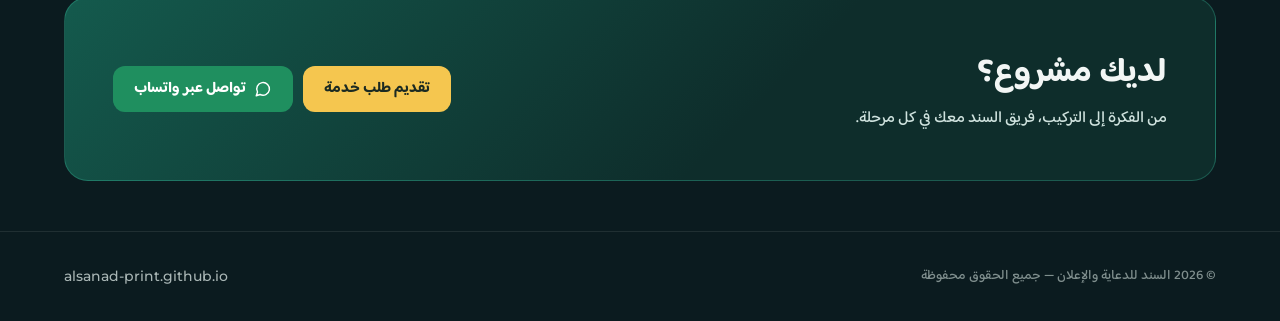
<file: projects/index.html>
<!doctype html>
<html lang="ar" dir="rtl">
<head>
<meta charset="utf-8">
<meta name="viewport" content="width=device-width, initial-scale=1, viewport-fit=cover">
<title>أعمالنا | السند للدعاية والإعلان</title>
<meta name="description" content="أعمال السند للدعاية والإعلان: واجهات، حروف بارزة، ستاندات، مطبوعات وهويات بصرية صمّمناها ونفّذناها لعملائنا في الموصل وجميع محافظات العراق.">
<meta name="theme-color" content="#0B1B1F">
<meta property="og:type" content="website">
<meta property="og:locale" content="ar_IQ">
<meta property="og:site_name" content="السند للدعاية والإعلان">
<meta property="og:title" content="أعمالنا | السند للدعاية والإعلان">
<meta property="og:description" content="مشاريع صمّمناها ونفّذناها لعملائنا — من الفكرة إلى التركيب.">
<meta property="og:url" content="https://alsanad-print.github.io/projects/">
<meta property="og:image" content="https://alsanad-print.github.io/assets/og.jpg">
<link rel="canonical" href="https://alsanad-print.github.io/projects/">
<link rel="icon" href="../assets/favicon.png">
<link rel="apple-touch-icon" href="../assets/favicon.png">
<link rel="stylesheet" href="../css/fonts.css">
<style>
:root{
  --bg:#0B1B1F;--bg2:#0E2328;--card:#10262B;--card2:#13292F;
  --brand:#22967F;--brand-2:#146B5A;--brand-hi:#3CC4A4;--gold:#F5C64F;
  --ink:#F2F6F5;--mut:#A9B6B5;--dim:#7F8E8D;--line:rgba(242,246,245,.09);--line2:rgba(60,196,164,.3);
  --ease:cubic-bezier(.2,.8,.2,1);--pad:clamp(16px,5vw,72px);
  --ar:'Baloo Bhaijaan 2','Montserrat',system-ui,sans-serif;--en:'Montserrat','Baloo Bhaijaan 2',system-ui,sans-serif;--ku:'Noto Kufi Arabic',system-ui,sans-serif;
}
*{box-sizing:border-box;margin:0;padding:0}
html{-webkit-text-size-adjust:100%;scroll-behavior:smooth}
body{background:var(--bg);color:var(--ink);font-family:var(--ar);line-height:1.6;-webkit-font-smoothing:antialiased;-webkit-tap-highlight-color:transparent;min-height:100vh}
html[lang=en] body{font-family:var(--en)}
html[lang=ckb] body{font-family:var(--ku)}
body::before{content:"";position:fixed;inset:0;z-index:-1;pointer-events:none;background-image:linear-gradient(rgba(60,196,164,.045) 1px,transparent 1px),linear-gradient(90deg,rgba(60,196,164,.045) 1px,transparent 1px);background-size:48px 48px;-webkit-mask-image:radial-gradient(ellipse 90% 55% at 50% 0%,#000 25%,transparent 80%);mask-image:radial-gradient(ellipse 90% 55% at 50% 0%,#000 25%,transparent 80%)}
button{font:inherit;color:inherit;background:none;border:0;cursor:pointer}
a{color:inherit;text-decoration:none}
img{display:block;max-width:100%}
svg{width:18px;height:18px;fill:none;stroke:currentColor;stroke-width:1.9;stroke-linecap:round;stroke-linejoin:round;flex:none}
.en{font-family:var(--en);direction:ltr;unicode-bidi:isolate}
[hidden]{display:none!important}

/* top */
.top{position:sticky;top:0;z-index:30;display:flex;align-items:center;gap:20px;justify-content:space-between;padding:14px var(--pad);background:rgba(11,27,31,.86);backdrop-filter:blur(14px);-webkit-backdrop-filter:blur(14px);border-bottom:1px solid var(--line)}
.top .logo img{height:34px}
.nav{display:flex;gap:4px;align-items:center}
.nav a,.nav button{padding:9px 14px;border-radius:10px;font-weight:700;font-size:14.5px;color:var(--mut);transition:.2s}
.nav a:hover{color:var(--ink);background:rgba(255,255,255,.04)}
.nav a.on{color:var(--ink)}
.nav .cta{background:var(--gold);color:#1B2A22}
.langs{display:flex;border:1px solid var(--line);border-radius:10px;overflow:hidden;margin-inline-start:6px}
.langs button{padding:8px 11px;font-family:var(--en);font-weight:700;font-size:12.5px;color:var(--dim)}
.langs button[data-l=ku]{font-family:var(--ku);font-size:12px}
.langs button.on{background:var(--brand);color:#fff}

/* hero */
.hero{padding:clamp(56px,9vw,110px) var(--pad) 36px;display:grid;grid-template-columns:1.4fr 1fr;gap:40px;align-items:end}
.kick{font-style:normal;font-family:var(--en);font-weight:800;font-size:11.5px;letter-spacing:.24em;color:var(--gold)}
.hero h1{font-size:clamp(40px,6.4vw,84px);line-height:1.05;margin:14px 0 18px;font-weight:800;letter-spacing:-.01em}
html[lang=ckb] .hero h1{font-size:clamp(34px,5.4vw,70px);line-height:1.25}
.hero p{color:var(--mut);font-size:clamp(16px,1.5vw,18.5px);max-width:620px;line-height:1.8}
.stats{display:grid;grid-template-columns:repeat(3,1fr);border:1px solid var(--line);border-radius:18px;overflow:hidden;background:rgba(16,38,43,.55)}
.stat{padding:22px 20px;border-inline-start:1px solid var(--line)}
.stat:first-child{border-inline-start:0}
.stat b{display:block;font-family:var(--en);font-size:clamp(30px,3.4vw,44px);font-weight:800;line-height:1;color:var(--ink)}
.stat span{display:block;margin-top:8px;font-size:13px;color:var(--mut)}

/* toolbar */
.bar{position:sticky;top:63px;z-index:20;padding:12px var(--pad);display:flex;gap:12px;align-items:center;justify-content:space-between;flex-wrap:wrap;background:linear-gradient(var(--bg) 70%,rgba(11,27,31,0));}
.chips{display:flex;gap:6px;overflow-x:auto;scrollbar-width:none;padding:2px}
.chips::-webkit-scrollbar{display:none}
.chip{height:38px;padding:0 15px;border-radius:30px;border:1px solid var(--line);font-size:14px;font-weight:700;color:var(--mut);white-space:nowrap;transition:.2s}
.chip:hover{color:var(--ink);border-color:rgba(255,255,255,.2)}
.chip.on{background:var(--ink);color:var(--bg);border-color:transparent}
.seg{display:flex;padding:3px;border:1px solid var(--line);border-radius:12px;background:rgba(16,38,43,.6)}
.seg button{height:32px;padding:0 13px;border-radius:9px;font-size:13.5px;font-weight:700;color:var(--mut);white-space:nowrap}
.seg button.on{background:var(--brand);color:#fff}
.tools{display:flex;gap:8px;align-items:center;flex-wrap:wrap}

/* client blocks */
main{padding:8px var(--pad) 40px}
.cb{display:grid;grid-template-columns:260px 1fr;gap:28px;padding:34px 0;border-top:1px solid var(--line)}
.cb:first-child{border-top:0}
.cb-h{position:sticky;top:130px;align-self:start;display:flex;flex-direction:column;gap:14px}
.logo-tile{width:84px;height:84px;border-radius:18px;background:linear-gradient(150deg,#16363B,#0D2226);border:1px solid var(--line);display:grid;place-items:center;overflow:hidden}
.logo-tile img{max-width:70%;max-height:62%;object-fit:contain;filter:brightness(0) invert(1);opacity:.92}
.logo-tile .ini{font-family:var(--en);font-weight:800;font-size:26px;color:var(--brand-hi)}
.cb-h h2{font-size:24px;line-height:1.3}
.cb-h small{display:block;color:var(--mut);font-size:14px}
.cb-h .cnt{font-family:var(--en);font-size:12.5px;color:var(--gold);letter-spacing:.06em}
.more{display:inline-flex;align-items:center;gap:6px;font-weight:700;font-size:14px;color:var(--brand-hi)}
.more:hover{color:var(--ink)}
html[dir=rtl] .more svg{transform:scaleX(-1)}
.row{display:grid;grid-auto-flow:column;grid-auto-columns:minmax(270px,34%);gap:16px;overflow-x:auto;scroll-snap-type:x mandatory;padding-bottom:10px;scrollbar-width:thin;scrollbar-color:rgba(255,255,255,.15) transparent}
.row>*{scroll-snap-align:start}

/* project card */
.pc{position:relative;display:flex;flex-direction:column;border-radius:18px;overflow:hidden;background:var(--card);border:1px solid var(--line);transition:transform .4s var(--ease),border-color .3s}
.pc:hover{transform:translateY(-4px);border-color:var(--line2)}
.pc .ph{position:relative;aspect-ratio:4/3;overflow:hidden;background:#0A1A1D}
.pc .ph img{width:100%;height:100%;object-fit:cover;transition:transform .8s var(--ease)}
.pc:hover .ph img{transform:scale(1.045)}
.pc .badges{position:absolute;top:12px;inset-inline-start:12px;display:flex;gap:6px}
.bd{display:inline-flex;align-items:center;gap:5px;height:26px;padding:0 10px;border-radius:7px;font-size:12px;font-weight:700;background:rgba(8,20,22,.82);backdrop-filter:blur(6px)}
.bd.build{color:#fff;background:rgba(34,150,127,.92)}
.bd.design{color:var(--gold);border:1px solid rgba(245,198,79,.5)}
.bd svg{width:13px;height:13px}
.pc .body{padding:16px 18px 18px;display:flex;flex-direction:column;gap:6px}
.pc .cl{display:flex;align-items:center;gap:8px;font-size:12.5px;color:var(--mut)}
.pc .cl .mini{width:22px;height:22px;border-radius:6px;background:#16363B;display:grid;place-items:center;overflow:hidden}
.pc .cl .mini img{max-width:76%;max-height:76%;filter:brightness(0) invert(1)}
.pc .cl .mini i{font-style:normal;font-family:var(--en);font-size:10px;font-weight:800;color:var(--brand-hi)}
.pc h3{font-size:18px;line-height:1.35}
.pc .meta{font-size:13px;color:var(--dim)}

.grid{display:grid;grid-template-columns:repeat(auto-fill,minmax(290px,1fr));gap:18px;padding-top:12px}
.empty{padding:80px 20px;text-align:center;color:var(--mut);font-size:17px}

/* client page */
.cp-head{display:grid;grid-template-columns:auto 1fr auto;gap:26px;align-items:center;padding:clamp(40px,6vw,70px) var(--pad) 30px}
.cp-head .logo-tile{width:120px;height:120px;border-radius:24px}
.cp-head h1{font-size:clamp(32px,4.6vw,56px);line-height:1.15;margin:8px 0 6px}
.cp-head p{color:var(--mut)}
.back{display:inline-flex;align-items:center;gap:8px;font-weight:700;font-size:14px;color:var(--mut);margin:20px var(--pad) 0}
.back:hover{color:var(--ink)}
html[dir=ltr] .back svg{transform:scaleX(-1)}
.cp-stats{display:flex;gap:10px}
.cp-stats div{padding:14px 18px;border-radius:14px;border:1px solid var(--line);text-align:center;min-width:96px}
.cp-stats b{display:block;font-family:var(--en);font-size:26px;font-weight:800;line-height:1.1}
.cp-stats span{font-size:12.5px;color:var(--mut)}

/* CTA */
.cta-band{margin:30px var(--pad) 0;padding:clamp(28px,4vw,48px);border-radius:24px;background:linear-gradient(135deg,#145A4D,#0E2D2B 60%);border:1px solid var(--line2);display:flex;gap:24px;align-items:center;justify-content:space-between;flex-wrap:wrap}
.cta-band h2{font-size:clamp(24px,3vw,34px)}
.cta-band p{color:#CFE2DE;margin-top:6px}
.btns{display:flex;gap:10px;flex-wrap:wrap}
.btn{display:inline-flex;align-items:center;justify-content:center;gap:8px;height:46px;padding:0 20px;border-radius:12px;font-weight:700;font-size:15px;border:1px solid var(--line);background:rgba(255,255,255,.04);white-space:nowrap;transition:.2s}
.btn:hover{border-color:rgba(255,255,255,.25)}
.btn-gold{background:var(--gold);color:#1B2A22;border-color:transparent}
.btn-wa{background:#1F8F5F;color:#fff;border-color:transparent}
footer{padding:34px var(--pad);margin-top:50px;border-top:1px solid var(--line);color:var(--dim);font-size:13.5px;display:flex;justify-content:space-between;gap:16px;flex-wrap:wrap}
footer a{color:var(--mut)}

/* viewer */
.vw{position:fixed;inset:0;z-index:60;background:rgba(5,13,15,.97);display:grid;grid-template-columns:minmax(0,1.65fr) minmax(320px,1fr);opacity:0;pointer-events:none;transition:opacity .35s}
.vw.open{opacity:1;pointer-events:auto}
.stage{position:relative;display:flex;flex-direction:column;min-height:0;padding:20px;gap:14px}
.media{position:relative;flex:1;min-height:0;border-radius:16px;overflow:hidden;background:#071214;display:grid;place-items:center}
.media>img,.media>video{width:100%;height:100%;object-fit:contain}
.nav-arrow{position:absolute;top:50%;transform:translateY(-50%);width:44px;height:44px;border-radius:50%;background:rgba(8,20,22,.75);display:grid;place-items:center;z-index:3}
.nav-arrow.prev{inset-inline-start:14px}.nav-arrow.next{inset-inline-end:14px}
html[dir=rtl] .nav-arrow svg{transform:scaleX(-1)}
.thumbs{display:flex;gap:8px;overflow-x:auto;scrollbar-width:none}
.thumbs button{flex:none;width:86px;height:64px;border-radius:10px;overflow:hidden;border:2px solid transparent;opacity:.55;transition:.2s;position:relative;background:#0A1A1D}
.thumbs button img{width:100%;height:100%;object-fit:cover}
.thumbs button.on{border-color:var(--gold);opacity:1}
.thumbs button span{position:absolute;inset:auto 0 0;font-size:10.5px;font-weight:700;background:rgba(8,20,22,.8);padding:2px}
.info{border-inline-start:1px solid var(--line);padding:26px 28px;overflow:auto;display:flex;flex-direction:column;gap:18px;background:#0B1B1F}
.info-top{display:flex;justify-content:space-between;align-items:center}
.x{width:40px;height:40px;border-radius:11px;background:rgba(255,255,255,.06);font-size:24px;line-height:1}
.x:hover{background:rgba(255,255,255,.12)}
.vcl{display:flex;align-items:center;gap:14px;padding:14px;border-radius:14px;border:1px solid var(--line);transition:.2s}
.vcl:hover{border-color:var(--line2)}
.vcl .logo-tile{width:56px;height:56px;border-radius:13px}
.vcl small{display:block;font-size:12px;color:var(--dim)}
.vcl b{font-size:16.5px}
.info h2{font-size:clamp(26px,2.4vw,34px);line-height:1.25}
.facts{display:grid;grid-template-columns:1fr 1fr;border:1px solid var(--line);border-radius:14px;overflow:hidden}
.facts div{padding:13px 15px;border-top:1px solid var(--line)}
.facts div:nth-child(-n+2){border-top:0}
.facts div:nth-child(even){border-inline-start:1px solid var(--line)}
.facts small{display:block;font-size:12px;color:var(--dim)}
.facts b{font-size:14.5px}
.desc{color:#CFDAD8;line-height:1.85;font-size:15.5px}
.pn{display:flex;gap:8px;margin-top:auto;padding-top:6px}
.pn .btn{flex:1;height:42px;font-size:14px}

/* compare */
.cmp{position:relative;width:100%;height:100%;--p:50%;user-select:none;touch-action:pan-y}
.cmp img{position:absolute;inset:0;width:100%;height:100%;object-fit:contain}
.cmp .b{position:absolute;inset:0;clip-path:inset(0 calc(100% - var(--p)) 0 0)}
.cmp::after{content:"";position:absolute;top:0;bottom:0;left:var(--p);width:2px;background:var(--gold);box-shadow:0 0 14px rgba(245,198,79,.8);pointer-events:none}
.cmp .knob{position:absolute;top:50%;left:var(--p);width:42px;height:42px;margin:-21px;border-radius:50%;background:var(--gold);color:#1B2A22;display:grid;place-items:center;pointer-events:none;z-index:2;font-family:var(--en);font-weight:800;font-size:13px}
.cmp input{position:absolute;inset:0;width:100%;height:100%;opacity:0;cursor:ew-resize;margin:0;direction:ltr;z-index:3}
.cmp .l,.cmp .r{position:absolute;top:14px;padding:5px 12px;border-radius:7px;background:rgba(8,20,22,.82);font-size:13px;font-weight:700;pointer-events:none;z-index:2}
.cmp .l{left:14px}.cmp .r{right:14px;color:var(--gold)}
.vx{position:absolute;top:12px;inset-inline-end:12px;z-index:4;background:rgba(8,20,22,.8);display:none}
@media (max-width:980px){.vx{display:block}.info .x{display:none}}
.toast{position:fixed;bottom:24px;inset-inline:0;margin:auto;width:max-content;z-index:80;padding:11px 18px;border-radius:10px;background:#16393C;border:1px solid var(--line2);font-size:14px;transform:translateY(20px);opacity:0;transition:.3s;pointer-events:none}
.toast.on{transform:none;opacity:1}

.fade-in{animation:fi .6s var(--ease) both}
@keyframes fi{from{opacity:0;transform:translateY(14px)}}

@media (max-width:980px){
  .hero{grid-template-columns:1fr;gap:28px}
  .cb{grid-template-columns:1fr;gap:16px}
  .cb-h{position:static;flex-direction:row;align-items:center;flex-wrap:wrap}
  .cb-h .logo-tile{width:64px;height:64px;border-radius:15px}
  .cb-h .txt{flex:1;min-width:0}
  .row{grid-auto-columns:78%}
  .vw{grid-template-columns:1fr;grid-template-rows:minmax(0,56vh) 1fr;overflow:auto}
  .info{border-inline-start:0;border-top:1px solid var(--line)}
  .stage{padding:12px}
  .cp-head{grid-template-columns:auto 1fr;}
  .cp-stats{grid-column:1/-1}
}
@media (max-width:640px){
  .nav a:not(.cta){display:none}
  .top .logo img{height:28px}
  .bar{top:57px}
  .stat{padding:16px 14px}
  .grid{grid-template-columns:1fr}
  .cp-head .logo-tile{width:84px;height:84px}
  .thumbs button{width:70px;height:52px}
}
@media (prefers-reduced-motion:reduce){*{animation:none!important;transition:none!important}}
</style>
<script data-goatcounter="https://alsanadprint.goatcounter.com/count" async src="https://gc.zgo.at/count.js"></script>
</head>
<body>
<header class="top">
  <a class="logo" href="../"><img src="../assets/logo-secondary-white.png" alt="السند للدعاية والإعلان"></a>
  <nav class="nav">
    <a href="../" data-t="navHome"></a>
    <a href="./" class="on" data-t="navProjects"></a>
    <a href="../order/" class="cta" data-t="navOrder"></a>
    <div class="langs" id="langs"></div>
  </nav>
</header>

<div id="listView">
  <section class="hero">
    <div>
      <em class="kick">PORTFOLIO</em>
      <h1 data-t="h1"></h1>
      <p data-t="sub"></p>
    </div>
    <div class="stats" id="stats"></div>
  </section>
  <div class="bar">
    <div class="chips" id="cats"></div>
    <div class="tools">
      <div class="seg" id="kinds"></div>
      <div class="seg" id="views"></div>
    </div>
  </div>
  <main id="list"></main>
</div>

<div id="clientView" hidden></div>

<section class="cta-band">
  <div><h2 data-t="ctaT"></h2><p data-t="ctaS"></p></div>
  <div class="btns" id="ctaBtns"></div>
</section>
<footer><span id="foot"></span><a href="../" class="en">alsanad-print.github.io</a></footer>

<div class="vw" id="vw" aria-hidden="true">
  <div class="stage">
    <div class="media" id="vMedia"></div>
    <div class="thumbs" id="vThumbs"></div>
  </div>
  <aside class="info" id="vInfo"></aside>
</div>
<div class="toast" id="toast"></div>

<script type="module">
import { CONFIG, LANGS, CATEGORIES, pick, field } from '../js/data.js';

const T = {
  ar: { navHome: 'الرئيسية', navProjects: 'أعمالنا', navOrder: 'تقديم طلب', h1: 'أعمالنا', sub: 'مختارات من مشاريع صمّمناها ونفّذناها لعملائنا وشركائنا في الموصل وجميع محافظات العراق.',
    stClients: 'عميل وشريك', stProjects: 'مشروع منفّذ', stDesigns: 'تصميم', all: 'جميع الفئات', kindAll: 'الكل', build: 'تصميم وتنفيذ', design: 'تصميم', vClients: 'حسب العميل', vGrid: 'كل المشاريع',
    clientPage: 'صفحة العميل', back: 'جميع الأعمال', client: 'العميل', category: 'الفئة', type: 'نوع العمل', loc: 'الموقع', year: 'السنة', similar: 'اطلب عملاً مشابهاً', share: 'نسخ رابط المشروع', copied: 'تم نسخ رابط المشروع',
    prev: 'المشروع السابق', next: 'المشروع التالي', before: 'قبل', after: 'بعد', video: 'فيديو', empty: 'نعمل على إضافة أعمالنا. تابعونا قريباً.', noMatch: 'لا توجد أعمال مطابقة لهذا الاختيار.', close: 'إغلاق',
    ctaT: 'لديك مشروع؟', ctaS: 'من الفكرة إلى التركيب، فريق السند معك في كل مرحلة.', ctaB: 'تقديم طلب خدمة', wa: 'تواصل عبر واتساب', rights: 'جميع الحقوق محفوظة', brand: 'السند للدعاية والإعلان',
    projects: n => n === 1 ? 'مشروع واحد' : n === 2 ? 'مشروعان' : n <= 10 ? `${n} مشاريع` : `${n} مشروعاً`, msg: 'مرحباً، أودّ تنفيذ عمل مشابه لمشروع: ' },
  en: { navHome: 'Home', navProjects: 'Our work', navOrder: 'Place an order', h1: 'Our work', sub: 'Selected projects we designed and delivered for our clients and partners in Mosul and across Iraq.',
    stClients: 'Clients & partners', stProjects: 'Delivered projects', stDesigns: 'Designs', all: 'All categories', kindAll: 'All', build: 'Design & build', design: 'Design', vClients: 'By client', vGrid: 'All projects',
    clientPage: 'Client page', back: 'All work', client: 'Client', category: 'Category', type: 'Scope', loc: 'Location', year: 'Year', similar: 'Request a similar project', share: 'Copy project link', copied: 'Project link copied',
    prev: 'Previous project', next: 'Next project', before: 'Before', after: 'After', video: 'Video', empty: 'We are adding our projects. Stay tuned.', noMatch: 'No projects match this selection.', close: 'Close',
    ctaT: 'Have a project in mind?', ctaS: 'From concept to installation, the Al-Sanad team is with you at every stage.', ctaB: 'Place a service order', wa: 'WhatsApp us', rights: 'All rights reserved', brand: 'Al-Sanad Advertising',
    projects: n => `${n} project${n === 1 ? '' : 's'}`, msg: 'Hello, I would like a project similar to: ' },
  ku: { navHome: 'سەرەکی', navProjects: 'کارەکانمان', navOrder: 'داواکاری نوێ', h1: 'کارەکانمان', sub: 'هەڵبژاردەیەک لەو پڕۆژانەی بۆ کڕیار و هاوبەشەکانمان لە موسڵ و هەموو پارێزگاکانی عێراق دیزاین و جێبەجێمان کردوون.',
    stClients: 'کڕیار و هاوبەش', stProjects: 'پڕۆژەی جێبەجێکراو', stDesigns: 'دیزاین', all: 'هەموو پۆلەکان', kindAll: 'هەموو', build: 'دیزاین و جێبەجێکردن', design: 'دیزاین', vClients: 'بەپێی کڕیار', vGrid: 'هەموو پڕۆژەکان',
    clientPage: 'پەڕەی کڕیار', back: 'هەموو کارەکان', client: 'کڕیار', category: 'پۆل', type: 'جۆری کار', loc: 'شوێن', year: 'ساڵ', similar: 'داوای کارێکی هاوشێوە بکە', share: 'کۆپیکردنی بەستەری پڕۆژە', copied: 'بەستەری پڕۆژە کۆپی کرا',
    prev: 'پڕۆژەی پێشوو', next: 'پڕۆژەی دواتر', before: 'پێش', after: 'دوای', video: 'ڤیدیۆ', empty: 'خەریکی زیادکردنی کارەکانمانین. بەم زووانە.', noMatch: 'هیچ کارێک بەم هەڵبژاردنە نییە.', close: 'داخستن',
    ctaT: 'پڕۆژەیەکت هەیە؟', ctaS: 'لە بیرۆکەوە تا دامەزراندن، تیمی سەنەد لە هەموو قۆناغێکدا لەگەڵتە.', ctaB: 'پێشکەشکردنی داواکاری', wa: 'پەیوەندی لە واتسئاپ', rights: 'هەموو مافەکان پارێزراون', brand: 'سەنەد بۆ ڕیکلام و ڕاگەیاندن',
    projects: n => `${n} پڕۆژە`, msg: 'سڵاو، دەمەوێت کارێکی هاوشێوەی ئەم پڕۆژەیە: ' },
};
const I = {
  arrow: '<svg viewBox="0 0 24 24"><path d="M5 12h14M13 6l6 6-6 6"/></svg>',
  back: '<svg viewBox="0 0 24 24"><path d="M5 12h14M13 6l6 6-6 6"/></svg>',
  play: '<svg viewBox="0 0 24 24"><path d="M7 4l13 8-13 8z"/></svg>',
  ba: '<svg viewBox="0 0 24 24"><path d="M12 3v18M8 8l-4 4 4 4M16 8l4 4-4 4"/></svg>',
  wa: '<svg viewBox="0 0 24 24"><path d="M3 21l1.7-5A8.5 8.5 0 1 1 8 19.3z"/></svg>',
  link: '<svg viewBox="0 0 24 24"><path d="M10 13a5 5 0 0 0 7.5.5l3-3a5 5 0 0 0-7-7l-1.7 1.7"/><path d="M14 11a5 5 0 0 0-7.5-.5l-3 3a5 5 0 0 0 7 7l1.7-1.7"/></svg>',
  pin: '<svg viewBox="0 0 24 24"><path d="M12 21s7-6.3 7-11.5A7 7 0 0 0 5 9.5C5 14.7 12 21 12 21z"/><circle cx="12" cy="9.5" r="2.5"/></svg>',
};
const $ = s => document.querySelector(s);
const esc = s => String(s ?? '').replace(/[&<>"']/g, c => ({ '&': '&amp;', '<': '&lt;', '>': '&gt;', '"': '&quot;', "'": '&#39;' }[c]));
const R = p => p && !/^(https?:|data:|\/)/.test(p) ? '../' + p : p; // asset paths are stored relative to site root

let lang = 'ar'; try { const l = localStorage.getItem('alsanad-lang'); if (LANGS.some(x => x.id === l)) lang = l; } catch (e) {}
let D = { categories: CATEGORIES, clients: [], works: [] };
const S = { cat: 'all', kind: 'all', view: 'clients' };
const t = k => T[lang][k];

/* ---------------- data helpers ---------------- */
const works = () => D.works.filter(w => !w.sample);
const clientOf = w => D.clients.find(c => c.id === w.client);
const cName = c => c ? (c['name_' + lang] || c.name_ar || c.name || '') : '';
const kindOf = w => w.kind === 'design' ? 'design' : 'build';
const catsOf = w => w.cats?.length ? w.cats : (w.cat ? [w.cat] : []);
const catNames = w => catsOf(w).map(catName).filter(Boolean).join('، ');
const catName = id => { const c = D.categories.find(x => x.id === id); return c ? pick(c, lang) : ''; };
const media = w => {
  const m = [];
  if (w.video) m.push({ type: 'video', src: R(w.video), poster: R(w.img) });
  if (w.before) m.push({ type: 'compare', src: R(w.img), before: R(w.before) });
  m.push({ type: 'img', src: R(w.img) });
  (w.images || []).forEach(s => m.push({ type: 'img', src: R(s) }));
  return m;
};
function filtered() {
  return works().filter(w => (S.cat === 'all' || catsOf(w).includes(S.cat)) && (S.kind === 'all' || kindOf(w) === S.kind));
}
function logoTile(c, cls = 'logo-tile') {
  if (c?.logo) return `<span class="${cls}"><img src="${esc(R(c.logo))}" alt="${esc(cName(c))}" loading="lazy"></span>`;
  const ini = (c?.name_en || cName(c) || '·').trim().slice(0, 2).toUpperCase();
  return `<span class="${cls}"><span class="ini">${esc(ini)}</span></span>`;
}
function miniLogo(c) {
  if (c?.logo) return `<span class="mini"><img src="${esc(R(c.logo))}" alt=""></span>`;
  return `<span class="mini"><i>${esc((c?.name_en || cName(c) || '·').slice(0, 1).toUpperCase())}</i></span>`;
}
function card(w) {
  const c = clientOf(w), k = kindOf(w);
  return `<a class="pc fade-in" href="#p-${esc(w.id)}">
    <div class="ph"><img src="${esc(R(w.img))}" alt="${esc(field(w, 'title', lang))}" loading="lazy">
      <div class="badges"><span class="bd ${k}">${t(k)}</span>${w.before ? `<span class="bd">${I.ba}${t('before')}/${t('after')}</span>` : ''}${w.video ? `<span class="bd">${I.play}${t('video')}</span>` : ''}</div></div>
    <div class="body">${c ? `<div class="cl">${miniLogo(c)}<span>${esc(cName(c))}</span></div>` : ''}
      <h3>${esc(field(w, 'title', lang))}</h3>
      <div class="meta">${esc(catNames(w))}${field(w, 'area', lang) ? ' · ' + esc(field(w, 'area', lang)) : ''}</div></div></a>`;
}

/* ---------------- render ---------------- */
function renderStatic() {
  const L = LANGS.find(x => x.id === lang);
  document.documentElement.lang = L.html; document.documentElement.dir = L.dir;
  document.querySelectorAll('[data-t]').forEach(el => el.textContent = t(el.dataset.t));
  $('#langs').innerHTML = LANGS.map(l => `<button data-l="${l.id}" class="${l.id === lang ? 'on' : ''}">${l.short}</button>`).join('');
  const W = works(), cl = new Set(W.map(w => w.client).filter(Boolean));
  $('#stats').innerHTML = [[cl.size, t('stClients')], [W.filter(w => kindOf(w) === 'build').length, t('stProjects')], [W.filter(w => kindOf(w) === 'design').length, t('stDesigns')]]
    .filter(([n], i) => n > 0 || i === 0).map(([n, l]) => `<div class="stat"><b>${n}</b><span>${l}</span></div>`).join('');
  $('#stats').style.gridTemplateColumns = `repeat(${$('#stats').children.length},1fr)`;
  const usedCats = D.categories.filter(c => W.some(w => catsOf(w).includes(c.id)));
  $('#cats').innerHTML = `<button class="chip ${S.cat === 'all' ? 'on' : ''}" data-cat="all">${t('all')}</button>` + usedCats.map(c => `<button class="chip ${S.cat === c.id ? 'on' : ''}" data-cat="${esc(c.id)}">${esc(pick(c, lang))}</button>`).join('');
  $('#kinds').hidden = !W.some(w => kindOf(w) === 'design');
  $('#kinds').innerHTML = ['all', 'build', 'design'].map(k => `<button data-kind="${k}" class="${S.kind === k ? 'on' : ''}">${t(k === 'all' ? 'kindAll' : k)}</button>`).join('');
  $('#views').innerHTML = [['clients', 'vClients'], ['grid', 'vGrid']].map(([v, k]) => `<button data-view="${v}" class="${S.view === v ? 'on' : ''}">${t(k)}</button>`).join('');
  let btns = `<a class="btn btn-gold" href="../order/">${t('ctaB')}</a>`;
  if (CONFIG.whatsapp) btns += `<a class="btn btn-wa" href="https://wa.me/${CONFIG.whatsapp}" target="_blank" rel="noopener">${I.wa}${t('wa')}</a>`;
  $('#ctaBtns').innerHTML = btns;
  $('#foot').textContent = `© ${new Date().getFullYear()} ${t('brand')} — ${t('rights')}`;
}
function renderList() {
  const list = filtered(), el = $('#list');
  if (!works().length) { el.innerHTML = `<div class="empty">${t('empty')}</div>`; return; }
  if (!list.length) { el.innerHTML = `<div class="empty">${t('noMatch')}</div>`; return; }
  if (S.view === 'grid') { el.innerHTML = `<div class="grid">${list.map(card).join('')}</div>`; return; }
  const groups = [];
  for (const c of D.clients) { const ws = list.filter(w => w.client === c.id); if (ws.length) groups.push({ c, ws }); }
  const orphan = list.filter(w => !clientOf(w));
  el.innerHTML = groups.map(({ c, ws }) => `
    <section class="cb">
      <div class="cb-h">${logoTile(c)}
        <div class="txt"><small class="cnt en">${esc(T[lang].projects(ws.length))}</small><h2>${esc(cName(c))}</h2>${field(c, 'sector', lang) ? `<small>${esc(field(c, 'sector', lang))}</small>` : ''}</div>
        <a class="more" href="#c-${esc(c.id)}">${t('clientPage')} ${I.arrow}</a>
      </div>
      <div class="row">${ws.map(card).join('')}</div>
    </section>`).join('') + (orphan.length ? `<section class="cb"><div class="cb-h"><div class="txt"><h2>${t('vGrid')}</h2></div></div><div class="row">${orphan.map(card).join('')}</div></section>` : '');
}
function renderClient(id) {
  const c = D.clients.find(x => x.id === id); if (!c) { location.hash = ''; return; }
  const ws = works().filter(w => w.client === id);
  const nb = ws.filter(w => kindOf(w) === 'build').length, nd = ws.length - nb;
  $('#clientView').innerHTML = `
    <a class="back" href="#">${I.back}${t('back')}</a>
    <section class="cp-head fade-in">${logoTile(c)}
      <div><em class="kick">CLIENT</em><h1>${esc(cName(c))}</h1>${field(c, 'sector', lang) ? `<p>${esc(field(c, 'sector', lang))}</p>` : ''}</div>
      <div class="cp-stats">${[[nb, t('build')], [nd, t('design')]].filter(x => x[0] > 0).map(([n, l]) => `<div><b>${n}</b><span>${l}</span></div>`).join('')}</div>
    </section>
    <main><div class="grid">${ws.map(card).join('')}</div></main>`;
  document.title = `${cName(c)} | ${t('brand')}`;
}

/* ---------------- viewer ---------------- */
let V = { list: [], i: 0, m: [], mi: 0 };
function openProject(id) {
  const cid = lastList.startsWith('#c-') ? decodeURIComponent(lastList.slice(3)) : null;
  const ctx = cid ? works().filter(w => w.client === cid) : filtered();
  const list = ctx.some(w => w.id === id) ? ctx : works();
  const i = list.findIndex(w => w.id === id); if (i < 0) { location.hash = ''; return; }
  V = { list, i, m: media(list[i]), mi: 0 };
  drawViewer();
  $('#vw').classList.add('open'); $('#vw').setAttribute('aria-hidden', 'false');
  document.body.style.overflow = 'hidden';
}
function closeViewer() {
  $('#vw').classList.remove('open'); $('#vw').setAttribute('aria-hidden', 'true');
  document.body.style.overflow = ''; $('#vMedia').querySelector('video')?.pause();
}
function drawMedia() {
  const m = V.m[V.mi], box = $('#vMedia');
  let h = '';
  if (m.type === 'video') h = `<video src="${esc(m.src)}" poster="${esc(m.poster)}" controls autoplay muted playsinline loop></video>`;
  else if (m.type === 'compare') h = `<div class="cmp" style="--p:50%"><img src="${esc(m.src)}" alt=""><div class="b"><img src="${esc(m.before)}" alt=""></div><span class="knob">⇆</span><input type="range" min="0" max="100" value="50" aria-label="${t('before')} / ${t('after')}"><span class="l">${t('before')}</span><span class="r">${t('after')}</span></div>`;
  else h = `<img src="${esc(m.src)}" alt="">`;
  if (V.m.length > 1) h += `<button class="nav-arrow prev" data-mi="-1">${I.arrow.replace('M5 12h14M13 6l6 6-6 6', 'M19 12H5M11 6l-6 6 6 6')}</button><button class="nav-arrow next" data-mi="1">${I.arrow}</button>`;
  h += `<button class="x vx" data-act="close" aria-label="${t('close')}">×</button>`;
  box.innerHTML = h;
  const r = box.querySelector('.cmp input'); if (r) r.addEventListener('input', () => r.parentElement.style.setProperty('--p', r.value + '%'));
  $('#vThumbs').innerHTML = V.m.length > 1 ? V.m.map((x, k) => `<button class="${k === V.mi ? 'on' : ''}" data-mt="${k}"><img src="${esc(x.type === 'video' ? x.poster : x.src)}" alt="">${x.type === 'video' ? `<span>▶ ${t('video')}</span>` : x.type === 'compare' ? `<span>${t('before')}/${t('after')}</span>` : ''}</button>`).join('') : '';
}
function drawViewer() {
  const w = V.list[V.i], c = clientOf(w), k = kindOf(w);
  drawMedia();
  const facts = [[t('category'), catNames(w)], [t('type'), t(k)], [t('loc'), field(w, 'area', lang)], [t('year'), w.year || '']].filter(f => f[1]);
  let btns = '';
  if (CONFIG.whatsapp) btns += `<a class="btn btn-gold" href="https://wa.me/${CONFIG.whatsapp}?text=${encodeURIComponent(t('msg') + field(w, 'title', lang) + '\n' + location.href)}" target="_blank" rel="noopener">${I.wa}${t('similar')}</a>`;
  btns += `<button class="btn" data-act="share">${I.link}${t('share')}</button>`;
  $('#vInfo').innerHTML = `
    <div class="info-top"><span class="bd ${k}">${t(k)}</span><button class="x" data-act="close" aria-label="${t('close')}">×</button></div>
    ${c ? `<a class="vcl" href="#c-${esc(c.id)}">${logoTile(c)}<span><small>${t('client')}</small><b>${esc(cName(c))}</b>${field(c, 'sector', lang) ? `<small>${esc(field(c, 'sector', lang))}</small>` : ''}</span></a>` : ''}
    <h2>${esc(field(w, 'title', lang))}</h2>
    ${facts.length ? `<div class="facts">${facts.map(([a, b]) => `<div><small>${a}</small><b>${esc(b)}</b></div>`).join('')}${facts.length % 2 ? '<div></div>' : ''}</div>` : ''}
    ${field(w, 'desc', lang) ? `<p class="desc">${esc(field(w, 'desc', lang))}</p>` : ''}
    <div class="btns">${btns}</div>
    ${V.list.length > 1 ? `<div class="pn"><button class="btn" data-pj="-1">${t('prev')}</button><button class="btn" data-pj="1">${t('next')}</button></div>` : ''}`;
  document.title = `${field(w, 'title', lang)} | ${t('brand')}`;
}
$('#vw').addEventListener('click', async e => {
  const b = e.target.closest('[data-act],[data-mi],[data-mt],[data-pj]');
  if (!b) return;
  if (b.dataset.act === 'close') location.hash = lastList || '';
  if (b.dataset.act === 'share') { try { await navigator.clipboard.writeText(location.href); } catch (x) {} toast(t('copied')); }
  if (b.dataset.mi) { V.mi = (V.mi + +b.dataset.mi + V.m.length) % V.m.length; drawMedia(); }
  if (b.dataset.mt) { V.mi = +b.dataset.mt; drawMedia(); }
  if (b.dataset.pj) { const n = V.list.length; V.i = (V.i + +b.dataset.pj + n) % n; history.replaceState(history.state, '', '#p-' + V.list[V.i].id); V.m = media(V.list[V.i]); V.mi = 0; drawViewer(); }
});
addEventListener('keydown', e => {
  if (!$('#vw').classList.contains('open')) return;
  if (e.key === 'Escape') $('#vw [data-act=close]').click();
  const rtl = document.documentElement.dir === 'rtl';
  if (e.key === 'ArrowRight' || e.key === 'ArrowLeft') { const d = (e.key === 'ArrowLeft') === rtl ? 1 : -1; if (V.m.length > 1) { V.mi = (V.mi + d + V.m.length) % V.m.length; drawMedia(); } }
});
// swipe on media
(() => { let x0 = null; const m = $('#vMedia');
  m.addEventListener('touchstart', e => { if (!e.target.closest('.cmp')) x0 = e.touches[0].clientX; }, { passive: true });
  m.addEventListener('touchend', e => { if (x0 == null || V.m.length < 2) return; const dx = e.changedTouches[0].clientX - x0; x0 = null; if (Math.abs(dx) < 40) return;
    const rtl = document.documentElement.dir === 'rtl'; V.mi = (V.mi + ((dx < 0) !== rtl ? 1 : -1) + V.m.length) % V.m.length; drawMedia(); });
})();
let tt; function toast(m) { const el = $('#toast'); el.textContent = m; el.classList.add('on'); clearTimeout(tt); tt = setTimeout(() => el.classList.remove('on'), 2200); }

/* ---------------- routing ---------------- */
let lastList = '';
function route() {
  const h = location.hash;
  if (h.startsWith('#p-')) {
    openProject(decodeURIComponent(h.slice(3)));
    return;
  }
  closeViewer();
  if (h.startsWith('#c-')) {
    lastList = h;
    $('#listView').hidden = true; $('#clientView').hidden = false; renderClient(decodeURIComponent(h.slice(3)));
    scrollTo({ top: 0 });
  } else {
    lastList = '';
    $('#clientView').hidden = true; $('#listView').hidden = false; document.title = `${t('h1')} | ${t('brand')}`;
  }
}
addEventListener('hashchange', route);
document.addEventListener('click', e => {
  const l = e.target.closest('[data-l]'); if (l) { lang = l.dataset.l; try { localStorage.setItem('alsanad-lang', lang); } catch (x) {} renderAll(); return; }
  const c = e.target.closest('[data-cat]'); if (c) { S.cat = c.dataset.cat; renderStatic(); renderList(); return; }
  const k = e.target.closest('[data-kind]'); if (k) { S.kind = k.dataset.kind; renderStatic(); renderList(); return; }
  const v = e.target.closest('[data-view]'); if (v) { S.view = v.dataset.view; renderStatic(); renderList(); return; }
});
function renderAll() {
  renderStatic(); renderList();
  if (location.hash.startsWith('#c-')) renderClient(decodeURIComponent(location.hash.slice(3)));
  if ($('#vw').classList.contains('open')) drawViewer();
}

/* ---------------- boot ---------------- */
(async () => {
  try { const r = await fetch('../works/gallery.json', { cache: 'no-store' }); if (r.ok) { const j = await r.json(); D = { categories: j.categories || CATEGORIES, clients: j.clients || [], works: j.works || [] }; } } catch (e) {}
  D.clients.forEach(c => { c.id ||= (c.name_en || c.name || '').toLowerCase().replace(/[^a-z0-9]+/g, '-'); });
  renderAll(); route();
})();
</script>
</body>
</html>
</file>
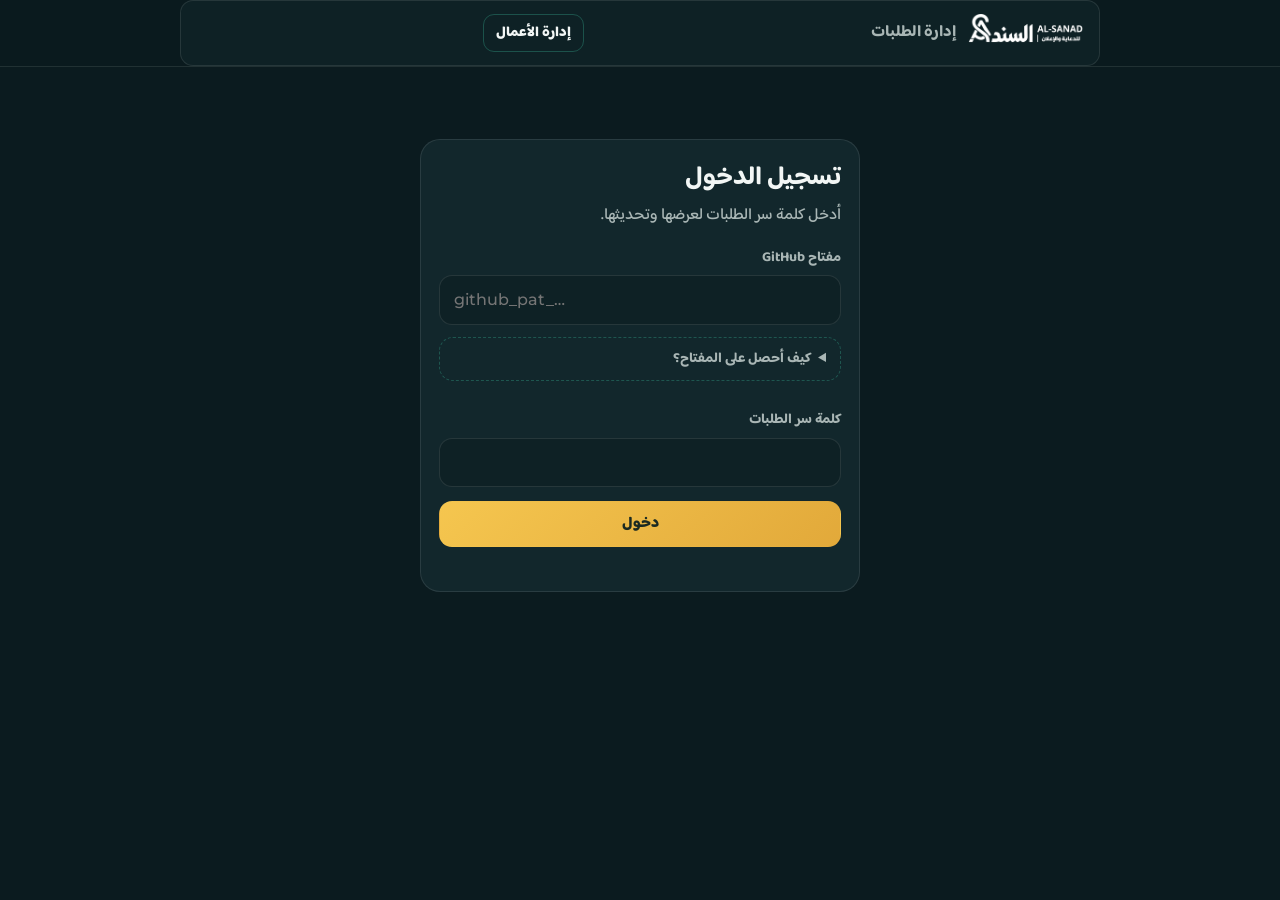
<file: admin.html>
<!doctype html>
<html lang="ar" dir="rtl">
<head>
<meta charset="utf-8">
<meta name="viewport" content="width=device-width, initial-scale=1, viewport-fit=cover">
<meta name="robots" content="noindex, nofollow">
<title>إدارة الطلبات | السند</title>
<meta name="theme-color" content="#0B1B1F">
<link rel="icon" href="assets/favicon.png">
<link rel="apple-touch-icon" href="assets/favicon.png">
<link rel="manifest" href="data:application/manifest+json,%7B%22name%22%3A%22%D8%A5%D8%AF%D8%A7%D8%B1%D8%A9%20%D8%B7%D9%84%D8%A8%D8%A7%D8%AA%20%D8%A7%D9%84%D8%B3%D9%86%D8%AF%22%2C%22display%22%3A%22standalone%22%2C%22background_color%22%3A%22%230B1B1F%22%2C%22theme_color%22%3A%22%230B1B1F%22%7D">
<link rel="stylesheet" href="css/fonts.css">
<style>
:root{--bg:#0B1B1F;--card:#12272C;--card2:#0E2125;--brand:#22967F;--brand-2:#146B5A;--hi:#3CC4A4;--gold:#F5C64F;--ink:#F2F6F5;--mut:#A9B6B5;--dim:#7F8E8D;--line:rgba(242,246,245,.10);--line2:rgba(60,196,164,.3);--red:#E07A5F;--ease:cubic-bezier(.2,.8,.2,1)}
*{box-sizing:border-box}
body{margin:0;background:var(--bg);color:var(--ink);font-family:'Baloo Bhaijaan 2','Montserrat',system-ui,sans-serif;line-height:1.6;-webkit-font-smoothing:antialiased;min-height:100vh;padding-bottom:env(safe-area-inset-bottom,0px)}
button,input,textarea,select{font:inherit;color:inherit}
button{cursor:pointer}
svg{width:20px;height:20px;fill:none;stroke:currentColor;stroke-width:1.8;stroke-linecap:round;stroke-linejoin:round;flex:none}
.en{font-family:'Montserrat',sans-serif;direction:ltr;unicode-bidi:isolate}
:focus-visible{outline:2px solid var(--gold);outline-offset:2px}
header{position:sticky;top:0;z-index:10;background:rgba(11,27,31,.9);backdrop-filter:blur(12px);-webkit-backdrop-filter:blur(12px);border-bottom:1px solid var(--line);padding-top:env(safe-area-inset-top,0px)}
header .in{max-width:920px;margin:auto;padding:12px 16px;display:flex;align-items:center;gap:12px}
header img{height:30px}
header h1{font-size:16px;margin:0;color:var(--mut);font-weight:700}
header .sp{margin-inline-start:auto;display:flex;gap:8px}
main{max-width:920px;margin:auto;padding:18px 16px 60px}
.btn{display:inline-flex;align-items:center;justify-content:center;gap:8px;min-height:46px;padding:0 18px;border-radius:13px;border:1px solid var(--line2);background:var(--card);font-weight:800;font-size:15px;text-decoration:none;color:var(--ink);transition:transform .15s,opacity .2s}
.btn:active{transform:scale(.97)}
.btn:disabled{opacity:.4;cursor:not-allowed}
.btn-gold{background:linear-gradient(135deg,#F5C64F,#E2A93A);color:#1B2A22;border-color:transparent}
.btn-brand{background:var(--brand);border-color:transparent;color:#fff}
.btn-wa{background:#1F8F5F;border-color:transparent;color:#fff}
.btn-ghost{background:none}
.btn-red{background:none;border-color:rgba(224,122,95,.45);color:#FFB4A2}
.btn-sm{min-height:38px;padding:0 12px;font-size:14px;border-radius:11px}
.card{background:var(--card);border:1px solid var(--line);border-radius:20px;padding:18px}
.f{display:flex;flex-direction:column;gap:6px;margin-bottom:14px}
.f label,.f .lb{font-size:14px;font-weight:700;color:var(--mut)}
.f .opt{font-weight:500;color:var(--dim);font-size:12.5px}
.in{width:100%;min-height:48px;padding:11px 14px;border-radius:13px;border:1px solid var(--line);background:var(--card2);font-size:16px}
.in:focus{outline:none;border-color:var(--hi);box-shadow:0 0 0 4px rgba(60,196,164,.14)}
textarea.in{min-height:80px;resize:vertical}
.grid2{display:grid;grid-template-columns:1fr 1fr;gap:0 12px}
.hint{font-size:13px;color:var(--dim);margin:0}
.hint a{color:var(--hi)}
.err{color:#FFB4A2;font-size:14px;min-height:20px;margin:6px 0 0}
.login{max-width:440px;margin:6vh auto 0}
.login h2{margin:0 0 4px;font-size:26px}
.login p.lead{color:var(--mut);margin:0 0 18px}
details{margin:6px 0 14px;border:1px dashed var(--line2);border-radius:14px;padding:10px 14px}
details summary{cursor:pointer;font-weight:700;color:var(--mut);font-size:14px}
details ol{margin:8px 0 0;padding-inline-start:20px;font-size:13.5px;color:var(--mut)}
.bar{display:flex;gap:10px;align-items:center;margin-bottom:14px;flex-wrap:wrap}
.bar .in{flex:1;min-width:180px}
.tabs{display:flex;gap:4px;padding:4px;border-radius:13px;background:var(--card2);border:1px solid var(--line)}
.tabs button{border:0;background:none;min-height:38px;padding:0 14px;border-radius:10px;font-weight:700;font-size:14px;color:var(--mut)}
.tabs button[aria-pressed=true]{background:var(--card);color:var(--ink);box-shadow:0 0 0 1px var(--line2)}
.list{display:grid;gap:10px}
.oc{display:grid;grid-template-columns:1fr auto;gap:6px 12px;align-items:center;text-align:start;width:100%;padding:14px 16px;border-radius:18px;border:1px solid var(--line);background:var(--card);transition:border-color .2s}
.oc:hover{border-color:var(--line2)}
.oc .code{font:800 13px 'Montserrat',sans-serif;color:var(--gold);letter-spacing:.06em;direction:ltr}
.oc b{font-size:17px;line-height:1.3}
.oc small{color:var(--dim);font-size:13px}
.pips{grid-column:1/-1;display:flex;gap:4px;margin-top:4px}
.pips i{flex:1;height:5px;border-radius:4px;background:var(--line)}
.pips i.d{background:var(--hi)}.pips i.n{background:var(--gold)}.pips i.s{background:repeating-linear-gradient(90deg,var(--line) 0 4px,transparent 4px 8px)}
.chip{display:inline-flex;align-items:center;gap:6px;font-size:12.5px;font-weight:700;padding:3px 10px;border-radius:999px;background:rgba(34,150,127,.16);color:var(--hi)}
.chip.done{background:rgba(245,198,79,.14);color:var(--gold)}
.empty{text-align:center;color:var(--mut);padding:40px 10px}
.stages{display:grid;gap:8px}
.stg{display:grid;grid-template-columns:auto 1fr auto;gap:12px;align-items:center;width:100%;padding:12px 14px;border-radius:15px;border:1px solid var(--line);background:var(--card2);text-align:start;transition:all .2s var(--ease)}
.stg .n{width:32px;height:32px;border-radius:50%;display:grid;place-items:center;font:800 13px 'Montserrat',sans-serif;background:var(--card);border:1px solid var(--line)}
.stg b{font-size:16px}
.stg small{display:block;color:var(--dim);font-size:12.5px}
.stg.done .n{background:var(--brand);border-color:var(--brand);color:#fff}
.stg.now{border-color:var(--gold);background:linear-gradient(160deg,rgba(245,198,79,.12),var(--card2))}
.stg.now .n{background:var(--gold);color:#1B2A22;border-color:var(--gold)}
.stg.skip{opacity:.45}
.stg.skip b{text-decoration:line-through}
.tg{white-space:nowrap;display:inline-flex;align-items:center;gap:6px;font-size:12.5px;font-weight:700;color:var(--mut);padding:6px 10px;border-radius:10px;border:1px solid var(--line);background:none}
.tg[aria-pressed=true]{color:#FFB4A2;border-color:rgba(224,122,95,.45)}
.sec{font-size:13px;font-weight:800;color:var(--gold);letter-spacing:.04em;margin:22px 0 10px}
.codebox{display:flex;align-items:center;justify-content:space-between;gap:10px;padding:14px 16px;border-radius:16px;background:linear-gradient(160deg,rgba(34,150,127,.22),var(--card2));border:1px solid var(--line2);margin-bottom:14px}
.codebox b{white-space:nowrap;font:800 20px 'Montserrat',sans-serif;letter-spacing:.08em;direction:ltr}
.codebox small{display:block;color:var(--mut);font-size:12.5px}
.acts{display:flex;gap:8px;flex-wrap:wrap;margin-top:6px}
.acts .grow{flex:1}
.sticky{position:sticky;bottom:0;padding:12px 0 calc(12px + env(safe-area-inset-bottom,0px));background:linear-gradient(transparent,var(--bg) 30%);display:flex;gap:8px;margin-top:10px}
.sticky .btn{flex:1}
.toast{position:fixed;left:50%;bottom:calc(84px + env(safe-area-inset-bottom,0px));transform:translate(-50%,20px);opacity:0;background:#0F2A2E;border:1px solid var(--line2);padding:10px 18px;border-radius:12px;font-size:14px;font-weight:700;z-index:60;transition:all .3s var(--ease);pointer-events:none;max-width:90vw;text-align:center}
.toast.on{opacity:1;transform:translate(-50%,0)}
.busy{position:fixed;inset:0;background:rgba(11,27,31,.6);display:none;place-items:center;z-index:50;font-weight:800}
.busy.on{display:grid}
@media (max-width:560px){.grid2{grid-template-columns:1fr}header h1{display:none}}
</style>
</head>
<body>
<header><div class="in"><a href="./"><img src="assets/logo-secondary-white.png" alt="السند"></a><h1>إدارة الطلبات</h1><a class="btn btn-sm btn-ghost" href="works-admin.html" style="margin-inline-start:auto">إدارة الأعمال</a><div class="sp" id="hdr"></div></div></header>
<main id="app"></main>
<div class="toast" id="toast" role="status"></div>
<div class="busy" id="busy">جارٍ النشر…</div>

<script type="module">
import { newCode, normCode, prettyCode, randomSalt, passKey, seal, unseal, buildPublic } from './js/orders.js';

const REPO = 'alsanad-print/alsanad-print.github.io', BRANCH = 'main';
const ADMIN_PATH = 'data/orders-admin.enc', PUBLIC_PATH = 'data/orders.json';
const SITE = 'https://alsanad-print.github.io/';
const STAGES = [
  { id: 'office', t: 'استلام الطلب والتصميم' }, { id: 'print', t: 'الطباعة' }, { id: 'workshop', t: 'التصنيع في المعمل' },
  { id: 'delivery', t: 'التوصيل' }, { id: 'install', t: 'التركيب' }, { id: 'done', t: 'تم التسليم' },
];
const $ = s => document.querySelector(s);
const esc = s => String(s ?? '').replace(/[&<>"']/g, c => ({ '&': '&amp;', '<': '&lt;', '>': '&gt;', '"': '&quot;', "'": '&#39;' }[c]));
const today = () => new Date().toISOString().slice(0, 10);
const fmt = d => { try { return new Date(d).toLocaleDateString('ar-IQ-u-nu-latn', { day: 'numeric', month: 'short', year: 'numeric' }); } catch (e) { return d || ''; } };
const ls = { get: k => { try { return localStorage.getItem(k); } catch (e) { return null; } }, set: (k, v) => { try { v == null ? localStorage.removeItem(k) : localStorage.setItem(k, v); } catch (e) {} } };
let tt; const toast = m => { const t = $('#toast'); t.textContent = m; t.classList.add('on'); clearTimeout(tt); tt = setTimeout(() => t.classList.remove('on'), 2800); };
const busy = (on, m = 'جارٍ النشر…') => { const b = $('#busy'); b.textContent = m; b.classList.toggle('on', on); };

/* ------------------------------------------------------------ GitHub */
const enc64 = s => { const u = new TextEncoder().encode(s); let b = ''; for (let i = 0; i < u.length; i += 0x8000) b += String.fromCharCode(...u.subarray(i, i + 0x8000)); return btoa(b); };
const dec64 = s => new TextDecoder().decode(Uint8Array.from(atob(s.replace(/\s/g, '')), c => c.charCodeAt(0)));
async function gh(path, opts = {}) {
  const r = await fetch(`https://api.github.com/repos/${REPO}/contents/${path}${opts.method ? '' : `?ref=${BRANCH}&t=${Date.now()}`}`, {
    ...opts, headers: { Authorization: `Bearer ${S.token}`, Accept: 'application/vnd.github+json', ...(opts.body ? { 'Content-Type': 'application/json' } : {}) },
  });
  if (r.status === 404 && !opts.method) return null;
  if (!r.ok) { const e = new Error('gh ' + r.status); e.status = r.status; throw e; }
  return r.json();
}
async function getFile(path) { const j = await gh(path); return j ? { text: dec64(j.content), sha: j.sha } : { text: null, sha: null }; }
async function putFile(path, text, sha, msg) {
  const j = await gh(path, { method: 'PUT', body: JSON.stringify({ message: msg, content: enc64(text), branch: BRANCH, ...(sha ? { sha } : {}) }) });
  return j.content.sha;
}

/* ------------------------------------------------------------ state */
const S = { token: ls.get('alsanad-gh') || '', pass: '', key: null, salt: null, pubSalt: null, orders: [], shaA: null, shaP: null, view: 'list', cur: null, filter: 'active', q: '' };

async function load() {
  const [a, p] = await Promise.all([getFile(ADMIN_PATH), getFile(PUBLIC_PATH)]);
  S.shaA = a.sha; S.shaP = p.sha;
  if (!a.text) return false; // first run
  const box = JSON.parse(a.text);
  S.salt = box.salt;
  S.key = await passKey(S.pass, S.salt);
  const data = await unseal(S.key, box); // throws on wrong password
  S.orders = data.orders || []; S.pubSalt = data.pubSalt || (p.text ? JSON.parse(p.text).salt : randomSalt());
  return true;
}
async function publish(msg) {
  busy(true);
  try {
    const box = { v: 1, salt: S.salt, ...(await seal(S.key, { orders: S.orders, pubSalt: S.pubSalt })) };
    const pub = await buildPublic(S.orders.filter(o => !o.archived), S.pubSalt);
    S.shaA = await putFile(ADMIN_PATH, JSON.stringify(box), S.shaA, msg + ' (admin)');
    S.shaP = await putFile(PUBLIC_PATH, JSON.stringify(pub), S.shaP, msg);
    toast('تم النشر. يظهر التحديث للزبون خلال دقائق.');
    return true;
  } catch (e) {
    if (e.status === 409 || e.status === 422) { toast('تم تعديل الطلبات من جهاز آخر. أعد تحميل الصفحة ثم كرّر التعديل.'); }
    else if (e.status === 401 || e.status === 403) { toast('مفتاح GitHub غير صالح أو منتهي. أدخله من جديد.'); }
    else toast('تعذّر النشر. تحقّق من الاتصال وحاول مرة أخرى.');
    return false;
  } finally { busy(false); }
}

/* ------------------------------------------------------------ views */
function hdr() {
  $('#hdr').innerHTML = S.key ? `<button class="btn btn-sm btn-ghost" data-a="lock">قفل</button>` : '';
}
function viewLogin(first = false, err = '') {
  hdr();
  $('#app').innerHTML = `<div class="card login">
    <h2>${first ? 'إعداد نظام التتبّع' : 'تسجيل الدخول'}</h2>
    <p class="lead">${first ? 'هذه أول مرة. اختر كلمة سر لحماية بيانات الطلبات، واحفظها جيداً: لا يمكن استرجاعها.' : 'أدخل كلمة سر الطلبات لعرضها وتحديثها.'}</p>
    <form id="lf">
      ${S.token && !first ? '' : `<div class="f"><label for="tk">مفتاح GitHub</label><input class="in en" id="tk" autocomplete="off" spellcheck="false" placeholder="github_pat_…" value="${esc(S.token)}">
        <details><summary>كيف أحصل على المفتاح؟</summary><ol>
          <li>من حساب <b class="en">alsanad-print</b> على GitHub افتح: <a class="en" href="https://github.com/settings/personal-access-tokens/new" target="_blank" rel="noopener">Settings › Developer settings › Fine-grained tokens</a></li>
          <li>الاسم: «إدارة الطلبات»، ومدة الصلاحية: سنة.</li>
          <li>Repository access: <b>Only select repositories</b> واختر <b class="en">alsanad-print.github.io</b></li>
          <li>Permissions › Repository › <b>Contents: Read and write</b></li>
          <li>اضغط Generate token وانسخه هنا. يُحفظ على هذا الجهاز فقط.</li></ol></details></div>`}
      <div class="f"><label for="pw">كلمة سر الطلبات</label><input class="in" id="pw" type="password" autocomplete="current-password" required minlength="6"></div>
      ${first ? `<div class="f"><label for="pw2">تأكيد كلمة السر</label><input class="in" id="pw2" type="password" autocomplete="new-password" required minlength="6"></div>` : ''}
      <button class="btn btn-gold" style="width:100%">${first ? 'إنشاء النظام' : 'دخول'}</button>
      <p class="err" id="err">${esc(err)}</p>
      ${S.token && !first ? `<p class="hint"><a href="#" data-a="retoken">تغيير مفتاح GitHub</a></p>` : ''}
    </form></div>`;
  $('#lf').onsubmit = async e => {
    e.preventDefault();
    const tk = $('#tk')?.value.trim(); if (tk) { S.token = tk; }
    if (!S.token) { $('#err').textContent = 'أدخل مفتاح GitHub.'; return; }
    S.pass = $('#pw').value;
    if (first) {
      if (S.pass !== $('#pw2').value) { $('#err').textContent = 'كلمتا السر غير متطابقتين.'; return; }
      S.salt = randomSalt(); S.pubSalt = randomSalt(); S.key = await passKey(S.pass, S.salt); S.orders = [];
      ls.set('alsanad-gh', S.token);
      if (await publish('إعداد نظام تتبّع الطلبات')) { ls.set('alsanad-admin', '1'); viewList(); }
      return;
    }
    busy(true, 'جارٍ التحميل…');
    try {
      const ok = await load();
      ls.set('alsanad-gh', S.token);
      if (!ok) { busy(false); viewLogin(true); return; }
      ls.set('alsanad-admin', '1'); busy(false); viewList();
    } catch (x) {
      busy(false); S.key = null;
      if (x.status === 401 || x.status === 403) viewLogin(false, 'مفتاح GitHub غير صالح أو لا يملك صلاحية على المستودع.');
      else if (x.status) viewLogin(false, 'تعذّر الاتصال بـ GitHub. حاول مرة أخرى.');
      else viewLogin(false, 'كلمة السر غير صحيحة.');
    }
  };
}

const stageOf = o => Math.max(1, Math.min(6, +o.stage || 1));
const stageName = o => STAGES[stageOf(o) - 1].t;
function pips(o) {
  const s = stageOf(o), skip = new Set(o.skip || []);
  return `<div class="pips">${STAGES.map((g, i) => `<i class="${skip.has(g.id) ? 's' : i + 1 < s || s === 6 ? 'd' : i + 1 === s ? 'n' : ''}"></i>`).join('')}</div>`;
}
function viewList() {
  S.view = 'list'; S.cur = null; hdr();
  const q = S.q.trim(), nq = normCode(q);
  const items = S.orders.filter(o => !o.archived)
    .filter(o => S.filter === 'all' || (S.filter === 'active' ? stageOf(o) < 6 : stageOf(o) === 6))
    .filter(o => !q || [o.title_ar, o.client, o.phone].some(v => (v || '').includes(q)) || (nq.length >= 3 && normCode(o.code).includes(nq)))
    .sort((a, b) => (b.updated || '').localeCompare(a.updated || ''));
  const cnt = k => S.orders.filter(o => !o.archived && (k === 'all' || (k === 'active' ? stageOf(o) < 6 : stageOf(o) === 6))).length;
  $('#app').innerHTML = `
    <div class="bar"><button class="btn btn-gold" data-a="new"><svg viewBox="0 0 24 24"><path d="M12 5v14M5 12h14"/></svg>طلب جديد</button>
      <input class="in" id="q" placeholder="بحث بالاسم أو الكود أو الهاتف" value="${esc(S.q)}"></div>
    <div class="bar"><div class="tabs">${[['active', 'قيد التنفيذ'], ['done', 'المُسلَّمة'], ['all', 'الكل']].map(([k, l]) => `<button data-f="${k}" aria-pressed="${S.filter === k}">${l} (${cnt(k)})</button>`).join('')}</div></div>
    <div class="list">${items.map(o => `<button class="oc" data-open="${o.code}">
        <span><span class="code">${prettyCode(o.code)}</span><br><b>${esc(o.title_ar || '—')}</b><br><small>${esc(o.client || '')}${o.updated ? ' · آخر تحديث ' + fmt(o.updated) : ''}</small></span>
        <span class="chip ${stageOf(o) === 6 ? 'done' : ''}">${stageName(o)}</span>${pips(o)}</button>`).join('') || `<div class="empty">${S.orders.length ? 'لا توجد طلبات مطابقة.' : 'لا توجد طلبات بعد. ابدأ بإضافة أول طلب.'}</div>`}</div>`;
  const qi = $('#q'); qi.oninput = () => { S.q = qi.value; const p = qi.selectionStart; viewList(); const n = $('#q'); n.focus(); n.setSelectionRange(p, p); };
}

function blankOrder() {
  let code; do { code = newCode(); } while (S.orders.some(o => normCode(o.code) === normCode(code)));
  return { code, title_ar: '', title_en: '', title_ku: '', client: '', phone: '', stage: 1, skip: [], dates: { 1: today() }, note_ar: '', note_en: '', note_ku: '', private: '', created: new Date().toISOString(), updated: new Date().toISOString(), _new: true };
}
function viewEdit(o) {
  S.view = 'edit'; S.cur = JSON.parse(JSON.stringify(o)); hdr();
  const c = S.cur, s = stageOf(c), skip = new Set(c.skip || []);
  $('#app').innerHTML = `
    <div class="bar"><button class="btn btn-sm btn-ghost" data-a="back"><svg viewBox="0 0 24 24"><path d="M9 6l6 6-6 6"/></svg>كل الطلبات</button></div>
    <div class="codebox"><div><small>رقم الطلب (يُرسَل للزبون)</small><b>${prettyCode(c.code)}</b></div>
      <div class="acts"><button class="btn btn-sm" data-a="copy">نسخ</button>${c.phone ? `<a class="btn btn-sm btn-wa" href="${clientWa(c)}" target="_blank" rel="noopener">إرسال للزبون</a>` : ''}</div></div>
    <div class="card">
      <div class="f"><label for="t_ar">عنوان الطلب (يراه الزبون)</label><input class="in" id="t_ar" data-k="title_ar" value="${esc(c.title_ar)}" placeholder="مثال: واجهة مطعم الضيافة"></div>
      <div class="grid2"><div class="f"><label for="cl">اسم الزبون <span class="opt">(خاص)</span></label><input class="in" id="cl" data-k="client" value="${esc(c.client)}"></div>
        <div class="f"><label for="ph">هاتف الزبون <span class="opt">(خاص)</span></label><input class="in en" id="ph" data-k="phone" inputmode="tel" value="${esc(c.phone)}" placeholder="07xx xxx xxxx"></div></div>
      <details><summary>العنوان بالكوردية والإنكليزية (اختياري)</summary>
        <div class="f" style="margin-top:10px"><label>English</label><input class="in en" data-k="title_en" value="${esc(c.title_en)}"></div>
        <div class="f"><label>کوردی</label><input class="in" data-k="title_ku" value="${esc(c.title_ku)}"></div></details>
    </div>

    <div class="sec">مرحلة الطلب الحالية</div>
    <div class="stages">${STAGES.map((g, i) => { const n = i + 1, sk = skip.has(g.id) && n < 6;
      const cls = sk ? 'skip' : n < s ? 'done' : n === s ? 'now' : '';
      return `<div style="display:flex;gap:8px;align-items:center"><button class="stg ${cls}" data-stage="${n}" ${sk ? 'disabled' : ''}><span class="n">${n === 6 ? '✓' : n}</span><span><b>${g.t}</b><small>${sk ? 'لا تنطبق على هذا الطلب' : c.dates?.[n] ? fmt(c.dates[n]) : n === s ? 'المرحلة الحالية' : n < s ? 'مكتملة' : 'لاحقاً'}</small></span><span>${n === s ? '●' : ''}</span></button>
        ${n > 1 && n < 6 ? `<button class="tg" data-skip="${g.id}" aria-pressed="${sk}" title="هذه المرحلة لا تنطبق">${sk ? 'تفعيل' : 'لا تنطبق'}</button>` : ''}</div>`; }).join('')}</div>

    <div class="sec">ملاحظة للزبون</div>
    <div class="card">
      <div class="f"><label for="n_ar">تظهر للزبون عند البحث بالكود <span class="opt">(اختياري)</span></label><textarea class="in" id="n_ar" data-k="note_ar" placeholder="مثال: التصميم جاهز للاعتماد، نرجو مراجعته على واتساب">${esc(c.note_ar)}</textarea></div>
      <div class="f"><label for="pv">ملاحظة داخلية <span class="opt">(لا يراها الزبون)</span></label><textarea class="in" id="pv" data-k="private">${esc(c.private)}</textarea></div>
    </div>

    <div class="sticky"><button class="btn btn-gold" data-a="save">${c._new ? 'إنشاء الطلب ونشره' : 'حفظ ونشر'}</button>${c._new ? '' : `<button class="btn btn-red" data-a="del" style="flex:0 0 auto">حذف</button>`}</div>`;
}
const trackUrl = o => `${SITE}#track-${prettyCode(o.code)}`;
function clientWa(o) {
  let d = String(o.phone || '').replace(/[٠-٩]/g, c => '٠١٢٣٤٥٦٧٨٩'.indexOf(c)).replace(/\D/g, '').replace(/^0/, '');
  if (!d.startsWith('964')) d = '964' + d;
  const msg = `مرحباً${o.client ? ' ' + o.client : ''}،\nشكراً لاختياركم السند للدعاية والإعلان.\nرقم طلبكم: ${prettyCode(o.code)}\nيمكنكم متابعة مراحل تنفيذه في أي وقت من الرابط:\n${trackUrl(o)}`;
  return `https://wa.me/${d}?text=${encodeURIComponent(msg)}`;
}

/* ------------------------------------------------------------ events */
document.addEventListener('click', async e => {
  const el = e.target.closest('[data-a],[data-open],[data-f],[data-stage],[data-skip]'); if (!el) return;
  const d = el.dataset;
  if (d.open) { const o = S.orders.find(x => x.code === d.open); if (o) viewEdit(o); scrollTo(0, 0); return; }
  if (d.f) { S.filter = d.f; viewList(); return; }
  if (d.stage) {
    const n = +d.stage, c = S.cur; c.stage = n; c.dates = c.dates || {};
    for (let i = 1; i <= n; i++) if (!c.dates[i] && !(c.skip || []).includes(STAGES[i - 1].id)) c.dates[i] = today();
    for (let i = n + 1; i <= 6; i++) delete c.dates[i];
    keep(); viewEdit(c); return;
  }
  if (d.skip) {
    const c = S.cur, sk = new Set(c.skip || []); sk.has(d.skip) ? sk.delete(d.skip) : sk.add(d.skip); c.skip = [...sk];
    keep(); viewEdit(c); return;
  }
  e.preventDefault?.();
  const a = d.a;
  if (a === 'new') { viewEdit(blankOrder()); scrollTo(0, 0); }
  else if (a === 'back') viewList();
  else if (a === 'lock') { S.key = null; S.pass = ''; S.orders = []; viewLogin(); }
  else if (a === 'retoken') { S.token = ''; ls.set('alsanad-gh', null); viewLogin(); }
  else if (a === 'copy') { try { await navigator.clipboard.writeText(prettyCode(S.cur.code)); toast('تم نسخ رقم الطلب'); } catch (x) { toast(prettyCode(S.cur.code)); } }
  else if (a === 'save') {
    keep(); const c = S.cur;
    if (!c.title_ar.trim()) { toast('أدخل عنوان الطلب'); $('#t_ar')?.focus(); return; }
    const isNew = c._new; delete c._new; c.updated = new Date().toISOString();
    const i = S.orders.findIndex(o => o.code === c.code);
    const prev = i >= 0 ? S.orders[i] : null;
    if (i >= 0) S.orders[i] = c; else S.orders.push(c);
    const ok = await publish(`${isNew ? 'طلب جديد' : 'تحديث طلب'}: ${prettyCode(c.code)} – ${STAGES[stageOf(c) - 1].t}`);
    if (!ok) { if (prev) S.orders[i] = prev; else S.orders.pop(); c._new = isNew; return; }
    viewEdit(c);
  }
  else if (a === 'del') {
    if (!confirm('حذف هذا الطلب نهائياً؟ لن يتمكن الزبون من تتبّعه بعد ذلك.')) return;
    const i = S.orders.findIndex(o => o.code === S.cur.code); if (i < 0) return;
    const [rm] = S.orders.splice(i, 1);
    if (await publish(`حذف طلب: ${prettyCode(rm.code)}`)) viewList(); else S.orders.splice(i, 0, rm);
  }
});
function keep() { document.querySelectorAll('[data-k]').forEach(el => { if (S.cur) S.cur[el.dataset.k] = el.value; }); }
document.addEventListener('input', e => { if (e.target.dataset.k && S.cur) S.cur[e.target.dataset.k] = e.target.value; });
addEventListener('beforeunload', e => { if (S.view === 'edit' && S.cur?._new && S.cur.title_ar) { e.preventDefault(); e.returnValue = ''; } });

viewLogin();
</script>
</body>
</html>
</file>
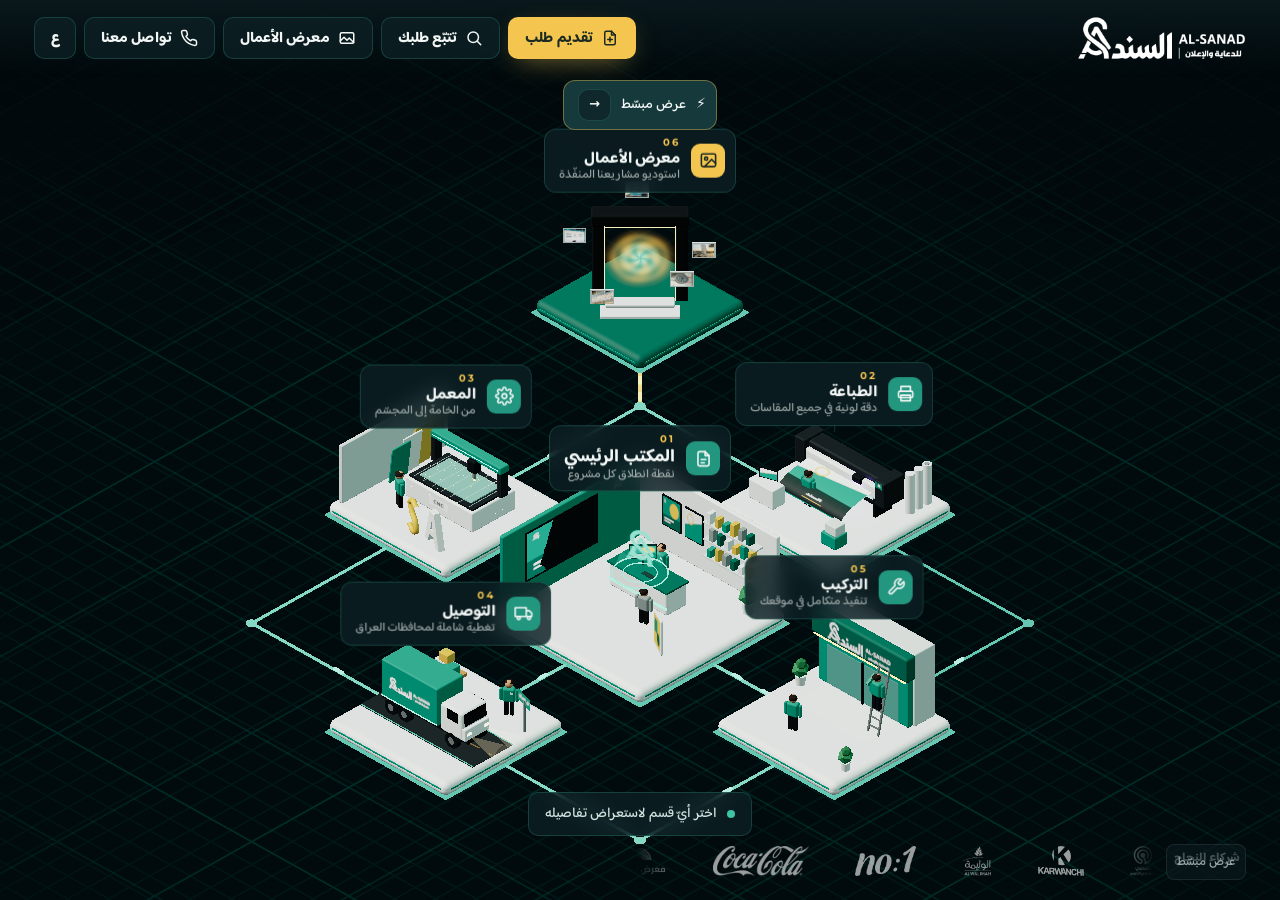
<file: tour.html>
<!DOCTYPE html>
<html lang="ar" dir="rtl">
<head>
<meta charset="utf-8">
<meta name="viewport" content="width=device-width, initial-scale=1, maximum-scale=1, viewport-fit=cover">
<title>السند للدعاية والإعلان | AL-SANAD — تصميم، طباعة، تصنيع وتركيب في الموصل</title>
<meta name="description" content="السند للدعاية والإعلان في الموصل: منظومة متكاملة للتصميم والطباعة وتصنيع الحروف البارزة والواجهات والتوصيل والتركيب في جميع محافظات العراق.">
<meta name="keywords" content="مطبعة الموصل, دعاية وإعلان الموصل, واجهات محلات, حروف بارزة, طباعة UV, CNC, لوحات ضوئية, السند">
<meta name="theme-color" content="#0B1B1F">
<meta property="og:type" content="website">
<meta property="og:locale" content="ar_IQ">
<meta property="og:site_name" content="السند للدعاية والإعلان">
<meta property="og:title" content="السند للدعاية والإعلان | AL-SANAD">
<meta property="og:description" content="منظومة متكاملة للدعاية والإعلان — من الفكرة إلى التركيب.">
<meta property="og:url" content="https://alsanad-print.github.io/tour.html">
<link rel="canonical" href="https://alsanad-print.github.io/tour.html">
<meta property="og:image" content="https://alsanad-print.github.io/assets/og.jpg">
<meta name="twitter:card" content="summary_large_image">
<link rel="icon" href="assets/favicon.png">
<link rel="apple-touch-icon" href="assets/favicon.png">
<link rel="stylesheet" href="css/fonts.css">
<link rel="stylesheet" href="css/style.css">
<link rel="stylesheet" href="css/classic.css">
<script type="application/ld+json">
{
  "@context": "https://schema.org",
  "@type": "LocalBusiness",
  "name": "السند للدعاية والإعلان",
  "alternateName": "AL-SANAD Advertising",
  "description": "منظومة متكاملة للتصميم والطباعة وتصنيع الحروف البارزة والواجهات والتوصيل والتركيب.",
  "image": "https://alsanad-print.github.io/assets/og.jpg",
  "logo": "https://alsanad-print.github.io/assets/logo-primary-petrol.png",
  "telephone": ["+9647742522111", "+9647704992688"],
  "address": {
    "@type": "PostalAddress",
    "streetAddress": "دورة البكر، قرب شركة كيا للسيارات",
    "addressLocality": "الموصل",
    "addressRegion": "نينوى",
    "addressCountry": "IQ"
  },
  "geo": { "@type": "GeoCoordinates", "latitude": 36.366264, "longitude": 43.196077 },
  "hasMap": "https://maps.app.goo.gl/BwCGg1EzQn7Desu36",
  "openingHoursSpecification": [{ "@type": "OpeningHoursSpecification", "dayOfWeek": ["Saturday","Sunday","Monday","Tuesday","Wednesday","Thursday"], "opens": "09:00", "closes": "18:00" }],
  "areaServed": { "@type": "Country", "name": "Iraq" },
  "sameAs": ["https://www.instagram.com/alsanad_print/", "https://www.tiktok.com/@alsanad_print"]
}
</script>
<script type="importmap">
{ "imports": { "three": "./lib/three.module.min.js" } }
</script>
<link rel="modulepreload" href="lib/three.module.min.js">
<link rel="modulepreload" href="js/main.js">
<link rel="modulepreload" href="js/app.js">
<link rel="modulepreload" href="js/data.js">
<link rel="modulepreload" href="js/gallery.js">
<link rel="modulepreload" href="js/util.js">
<link rel="modulepreload" href="lib/addons/postprocessing/EffectComposer.js">
<link rel="modulepreload" href="lib/addons/postprocessing/UnrealBloomPass.js">
<script data-goatcounter="https://alsanadprint.goatcounter.com/count" async src="https://gc.zgo.at/count.js"></script>
</head>
<body>
<canvas id="scene" aria-hidden="true"></canvas>
<div id="labels" aria-hidden="true"></div>

<div id="loader">
  <img src="assets/mark-white.png" alt="" class="loader-mark">
  <div class="loader-bar"><i></i></div>
  <p data-i18n="loading">جارٍ تهيئة المنظومة</p>
</div>

<header class="topbar">
  <a class="brand" href="#" aria-label="AL-SANAD"><img src="assets/logo-secondary-white.png" alt="السند للدعاية والإعلان"></a>
  <nav class="actions">
    <a class="btn btn-gold" id="btnOrder" href="order/"><svg viewBox="0 0 24 24"><path d="M14 3H7a2 2 0 0 0-2 2v14a2 2 0 0 0 2 2h10a2 2 0 0 0 2-2V8z"/><path d="M14 3v5h5M12 11v6M9 14h6"/></svg><span data-i18n="orderBtn">تقديم طلب</span></a>
    <button class="btn" id="btnJourney"><svg viewBox="0 0 24 24"><circle cx="11" cy="11" r="7"/><path d="M21 21l-4.3-4.3"/></svg><span class="t-long" data-i18n="journey">تتبّع طلبك</span><span class="t-short" data-i18n="journeyShort">تتبّع طلبك</span></button>
    <button class="btn" id="btnGallery"><svg viewBox="0 0 24 24"><rect x="3" y="5" width="18" height="14" rx="2"/><path d="M3 16l5-5 4 4 3-3 6 6"/></svg><span data-i18n="gallery">معرض الأعمال</span></button>
    <button class="btn" id="btnContact"><svg viewBox="0 0 24 24"><path d="M22 16.9v3a2 2 0 0 1-2.2 2 19.8 19.8 0 0 1-8.6-3.1 19.5 19.5 0 0 1-6-6A19.8 19.8 0 0 1 2.1 4.2 2 2 0 0 1 4.1 2h3a2 2 0 0 1 2 1.7c.1.9.4 1.8.7 2.7a2 2 0 0 1-.5 2.1L8 9.8a16 16 0 0 0 6 6l1.3-1.3a2 2 0 0 1 2.1-.4c.9.3 1.8.6 2.7.7a2 2 0 0 1 1.7 2z"/></svg><span data-i18n="contactBtn">تواصل معنا</span></button>
    <div class="lang">
      <button class="btn btn-icon" id="btnLang" aria-label="Language"><span id="langCur">ع</span></button>
      <div class="lang-menu" id="langMenu">
        <button data-l="ar">العربية</button>
        <button data-l="ku">کوردی</button>
        <button data-l="en">English</button>
      </div>
    </div>
    <a class="btn btn-icon owner-only" href="admin.html" title="لوحة الإدارة" aria-label="Admin"><svg viewBox="0 0 24 24"><path d="M12 15a3 3 0 1 0 0-6 3 3 0 0 0 0 6z"/><path d="M19.4 15a1.7 1.7 0 0 0 .3 1.8l.1.1a2 2 0 1 1-2.8 2.8l-.1-.1a1.7 1.7 0 0 0-1.8-.3 1.7 1.7 0 0 0-1 1.5V21a2 2 0 1 1-4 0v-.1a1.7 1.7 0 0 0-1.1-1.5 1.7 1.7 0 0 0-1.8.3l-.1.1a2 2 0 1 1-2.8-2.8l.1-.1a1.7 1.7 0 0 0 .3-1.8 1.7 1.7 0 0 0-1.5-1H3a2 2 0 1 1 0-4h.1a1.7 1.7 0 0 0 1.5-1.1 1.7 1.7 0 0 0-.3-1.8l-.1-.1a2 2 0 1 1 2.8-2.8l.1.1a1.7 1.7 0 0 0 1.8.3H9a1.7 1.7 0 0 0 1-1.5V3a2 2 0 1 1 4 0v.1a1.7 1.7 0 0 0 1 1.5 1.7 1.7 0 0 0 1.8-.3l.1-.1a2 2 0 1 1 2.8 2.8l-.1.1a1.7 1.7 0 0 0-.3 1.8V9a1.7 1.7 0 0 0 1.5 1H21a2 2 0 1 1 0 4h-.1a1.7 1.7 0 0 0-1.5 1z"/></svg></a>
  </nav>
</header>

<div class="hint" id="hint"><span class="pulse"></span><span data-i18n="hint">اختر أيّ قسم لاستعراض تفاصيله</span></div>
<footer class="tagline" id="tagline"></footer>
<div class="clients" id="clients"></div>
<button class="lite-btn" id="btnLite" data-i18n="liteView">عرض مبسّط</button>
<div class="lite-note" id="liteNote"><span>⚡</span><span data-i18n="liteView">عرض مبسّط</span><button class="btn btn-sm" onclick="document.getElementById('btnLite').click()">→</button></div>

<!-- station panel -->
<aside id="panel" aria-hidden="true">
  <button class="panel-close" id="panelClose" aria-label="close">×</button>
  <div class="panel-inner">
    <div class="panel-kicker"><span class="panel-icon" id="panelIcon"></span><span id="panelTag"></span></div>
    <h2 id="panelTitle"></h2>
    <p id="panelDesc"></p>
    <div class="panel-stats" id="panelStats"></div>
    <ul class="panel-points" id="panelPoints"></ul>
    <div class="panel-chips" id="panelChips"></div>
    <div class="panel-cta" id="panelCta"></div>
  </div>
</aside>

<!-- journey / order card -->
<div id="journey" aria-hidden="true">
  <div class="journey-card">
    <div class="journey-top"><span class="journey-step" id="jStep"></span><button class="link" id="jSkip" data-i18n="skip">إنهاء الجولة</button></div>
    <h3 id="jTitle"></h3>
    <p id="jText"></p>
    <div class="journey-dots" id="jDots"></div>
    <div class="journey-end" id="jEnd"></div>
  </div>
</div>

<!-- track modal -->
<div class="mc" id="m-track" aria-hidden="true">
  <div class="mc-box">
    <button class="panel-close" data-close aria-label="close">×</button>
    <em class="mc-kick">ORDER TRACKING</em>
    <h3 data-i18n="trackTitle">تتبّع طلبك</h3>
    <p class="mc-sub" data-i18n="trackSub">أدخل رقم الطلب المرسل إليك لمعرفة المرحلة الحالية لتنفيذه.</p>
    <form id="trackForm" class="mc-form" autocomplete="off">
      <input id="trackInput" dir="ltr" data-i18n-ph="trackPh" placeholder="AS-7K3P-9XQ2" spellcheck="false" autocapitalize="characters">
      <button class="btn btn-gold" id="trackGo" data-i18n="trackGo">تتبّع</button>
    </form>
    <p class="mc-err" id="trackErr"></p>
    <button class="link mc-tour" id="trackTour" data-i18n="trackTour">أو شاهد جولة تعريفية بمراحل العمل</button>
  </div>
</div>

<!-- contact modal -->
<div class="mc" id="m-contact" aria-hidden="true">
  <div class="mc-box">
    <button class="panel-close" data-close aria-label="close">×</button>
    <em class="mc-kick">CONTACT</em>
    <h3 data-i18n="cTitle">تواصل معنا</h3>
    <p class="mc-sub" data-i18n="cSub">يسعدنا استقبال استفساراتكم ومشاريعكم.</p>
    <div id="contactBody"></div>
  </div>
</div>

<!-- gallery UI -->
<div id="galleryUI" aria-hidden="true">
  <div class="g-top">
    <button class="btn" id="gBack"><svg viewBox="0 0 24 24"><path d="M15 6l-6 6 6 6"/></svg><span data-i18n="back">العودة إلى المنظومة</span></button>
    <div class="g-tabs" id="gTabs"></div>
    <a class="btn btn-gold" id="gAdd" href="works-admin.html" style="display:none"><svg viewBox="0 0 24 24"><path d="M12 5v14M5 12h14"/></svg><span data-i18n="addWork">إضافة عمل</span></a>
    <a class="btn" id="gAll" href="projects/"><svg viewBox="0 0 24 24"><path d="M4 6h16M4 12h16M4 18h10"/></svg><span data-i18n="allProjects">كل المشاريع</span></a>
    <button class="btn" id="gList"><svg viewBox="0 0 24 24"><rect x="4" y="4" width="7" height="7" rx="1"/><rect x="13" y="4" width="7" height="7" rx="1"/><rect x="4" y="13" width="7" height="7" rx="1"/><rect x="13" y="13" width="7" height="7" rx="1"/></svg><span data-i18n="listView">عرض شبكي</span></button>
  </div>
  <div class="g-hint" id="gHint"></div>
  <div class="g-cap" id="gCap">
    <span class="g-cap-no" id="gCapNo"></span>
    <div class="g-cap-client" id="gCapClient"></div>
    <h3 id="gCapTitle"></h3>
    <div class="g-cap-tags" id="gCapTags"></div>
    <button class="btn btn-gold" id="gOpen"><span>عرض العمل</span></button>
  </div>
  <button class="g-arr l" id="gArrL" aria-label="previous"><svg viewBox="0 0 24 24"><path d="M15 6l-6 6 6 6"/></svg></button>
  <button class="g-arr r" id="gArrR" aria-label="next"><svg viewBox="0 0 24 24"><path d="M9 6l6 6-6 6"/></svg></button>
  <div class="g-empty" id="gEmpty" hidden></div>
  <div class="g-list" id="gListView"><div class="g-grid" id="gGrid"></div></div>
  <div class="g-card" id="gCard">
    <div class="g-card-box">
      <button class="panel-close" id="gCardClose" aria-label="close">×</button>
      <div class="g-card-img" id="gMedia"></div>
      <div class="g-card-info">
        <span class="g-card-cat" id="gCat"></span>
        <a class="g-card-client" id="gClient" hidden></a>
        <h3 id="gTitle"></h3>
        <div class="g-card-area"><svg viewBox="0 0 24 24"><path d="M12 21s7-6.3 7-11.5A7 7 0 0 0 5 9.5C5 14.7 12 21 12 21z"/><circle cx="12" cy="9.5" r="2.5"/></svg><span id="gArea"></span></div>
        <p id="gDesc"></p>
        <a class="btn" id="gFull" href="projects/"><span data-i18n="fullProject">عرض المشروع كاملاً</span></a>
        <a class="btn btn-wa" id="gAsk" target="_blank" rel="noopener" style="display:none"><svg viewBox="0 0 24 24"><path d="M3 21l1.7-5A8.5 8.5 0 1 1 8 19.3z"/></svg><span></span></a>
        <div class="g-card-nav"><button class="btn" id="gPrev" data-i18n="prev">السابق</button><button class="btn" id="gNext" data-i18n="next">التالي</button></div>
      </div>
    </div>
  </div>
</div>

<div id="fade"></div>

<!-- classic page: simple view, no-WebGL fallback and search-engine content -->
<main id="classic">
<!--CLASSIC-->
  <header class="cl-top">
    <img class="cl-logo" src="assets/logo-secondary-white.png" alt="السند للدعاية والإعلان">
    <nav class="cl-nav">
      <a href="#c-services">خدماتنا</a>
      <a href="#c-work">معرض الأعمال</a>
      <a href="#c-track">تتبّع طلبك</a>
      <a href="#c-contact">تواصل معنا</a>
    </nav>
    <div class="cl-tools">
      <div class="cl-langs"><button data-cl-lang="ar" class="on">ع</button><button data-cl-lang="ku" class="">کو</button><button data-cl-lang="en" class="">EN</button></div>
      <button class="btn btn-gold" data-act="full-view">العرض التفاعلي</button>
    </div>
  </header>

  <section class="cl-hero">
    <em>AL-SANAD ADVERTISING</em>
    <h1>منظومة متكاملة للدعاية والإعلان</h1>
    <p>تصميم، طباعة، تصنيع، توصيل وتركيب. من الفكرة إلى التنفيذ تحت سقف واحد.</p>
    <div class="cl-cta">
      <a class="btn btn-gold" href="order/">تقديم طلب خدمة</a>
      <a class="btn btn-wa" href="https://wa.me/9647742522111" target="_blank" rel="noopener"><span>تواصل عبر واتساب</span></a>
      <a class="btn" href="#c-track">تتبّع طلبك</a>
    </div>
  </section>

  <section class="cl-sec" id="c-services">
    <div class="cl-head"><em>01</em><h2>خدماتنا</h2></div>
    <div class="cl-svc">
      
      <article class="cl-card">
        <span class="no">01</span>
        <h3>المكتب الرئيسي</h3>
        <p class="tag">نقطة انطلاق كل مشروع</p>
        <p>يبدأ كل مشروع من هنا. نستقبل طلبك، وندرس طبيعة نشاطك، ونطوّر التصميم الذي يعبّر عنه. ولا ينتقل أي عمل إلى مرحلة التنفيذ قبل اعتماده منك.</p>
        <ul><li>استقبال الطلبات وتحليل الاحتياجات</li><li>تصميم الهويات البصرية والشعارات</li><li>تصميم الواجهات والمحتوى الرقمي والمطبوعات</li><li>اعتماد التصميم مع العميل قبل التنفيذ</li><li>نماذج لونية تضمن مطابقة الألوان المعتمدة</li></ul>
      </article>
      <article class="cl-card">
        <span class="no">02</span>
        <h3>الطباعة</h3>
        <p class="tag">دقة لونية في جميع المقاسات</p>
        <p>تُنفَّذ جميع أعمال الطباعة والإعلان داخل منشآتنا، من الملصقات الصغيرة إلى الواجهات بمقاساتها الكاملة.</p>
        <ul><li>طابعة UV رول بعرض 160 سم</li><li>طابعة UV فلات للطباعة المباشرة على الألواح</li><li>خامات الفلكس والستيكر والشفاف</li><li>المطبوعات التجارية: بطاقات العمل، الوصولات، البروشورات</li><li>نماذج تدرّج لوني لضبط اللون قبل الطباعة النهائية</li></ul>
      </article>
      <article class="cl-card">
        <span class="no">03</span>
        <h3>المعمل</h3>
        <p class="tag">من الخامة إلى المجسّم</p>
        <p>نُصنّع الحروف البارزة والستاندات وأعمال الـCNC داخلياً، إلى جانب الهياكل الحديدية والبوكسات وأنظمة الإضاءة.</p>
        <ul><li>قصّ CNC للأكريليك والخشب والفوم</li><li>الحروف البارزة والحروف الضوئية</li><li>الستاندات والبوكسات</li><li>الهياكل والأعمال الحديدية</li><li>أنظمة الإضاءة للواجهات واللوحات</li></ul>
      </article>
      <article class="cl-card">
        <span class="no">04</span>
        <h3>التوصيل</h3>
        <p class="tag">تغطية شاملة لمحافظات العراق</p>
        <p>ننقل أعمالك من الموصل إلى جميع محافظات العراق.</p>
        <ul><li>التوصيل إلى جميع محافظات العراق</li><li>نقل الأعمال من منشآتنا إلى موقعك مباشرةً</li></ul>
      </article>
      <article class="cl-card">
        <span class="no">05</span>
        <h3>التركيب</h3>
        <p class="tag">تنفيذ متكامل في موقعك</p>
        <p>يتولى فريق التركيب التابع للسند تثبيت الواجهات واللوحات في موقعك، ويسلّمها جاهزة للتشغيل.</p>
        <ul><li>فريق تركيب متخصص تابع للسند</li><li>تركيب الواجهات واللوحات والحروف البارزة</li><li>تسليم العمل جاهزاً للتشغيل</li></ul>
      </article>
    </div>
  </section>

  <section class="cl-sec" id="c-work">
    <div class="cl-head"><em>02</em><h2>معرض الأعمال</h2></div>
    <p class="cl-muted">تُضاف الأعمال قريباً</p>
  </section>

  <section class="cl-sec" id="c-track">
    <div class="cl-head"><em>03</em><h2>تتبّع طلبك</h2></div>
    <p class="cl-muted">أدخل رقم الطلب المرسل إليك لمعرفة المرحلة الحالية لتنفيذه.</p>
    <form class="cl-track" id="clTrack"><input dir="ltr" placeholder="مثال: AS-7K3P-9XQ2" autocomplete="off"><button class="btn btn-gold">تتبّع</button></form>
    <p class="cl-err" id="clTrackErr"></p>
    <div id="clTrackOut"></div>
  </section>

  

  <section class="cl-sec" id="c-contact">
    <div class="cl-head"><em>04</em><h2>تواصل معنا</h2></div>
    <div class="cl-contact">
      <div><small>المكتب الرئيسي</small><b>الموصل – دورة البكر، قرب شركة كيا للسيارات</b><a href="https://maps.app.goo.gl/BwCGg1EzQn7Desu36" target="_blank" rel="noopener">فتح في الخرائط ↗</a></div>
      <div><small>المعمل</small><a href="https://maps.app.goo.gl/wxozGYMZJs7YvLGY8" target="_blank" rel="noopener">الموقع على الخريطة ↗</a></div>
      <div><small>ساعات العمل</small><b>السبت – الخميس، من 9:00 صباحاً إلى 6:00 مساءً · الجمعة عطلة</b></div>
      <div><small>الهاتف</small><b><bdi dir="ltr">0774 252 2111</bdi></b><a href="https://wa.me/9647742522111" target="_blank" rel="noopener">تواصل عبر واتساب ↗</a></div>
      <div><small>هاتف الاستفسارات</small><b><a href="tel:+9647704992688"><bdi dir="ltr">0770 499 2688</bdi></a></b></div>
      <div><small>تابعونا</small>
        <a href="https://www.instagram.com/alsanad_print/" target="_blank" rel="noopener">Instagram · <bdi dir="ltr">@alsanad_print</bdi></a>
        <a href="https://www.tiktok.com/@alsanad_print" target="_blank" rel="noopener">TikTok · <bdi dir="ltr">@alsanad_print</bdi></a>
      </div>
    </div>
  </section>

  <footer class="cl-foot">© 2026 السند للدعاية والإعلان — جميع الحقوق محفوظة</footer>

  <div class="cl-lb" id="clLb" hidden><div class="cl-lb-box"><button class="cl-x" data-lb-close>×</button><div id="clLbBody"></div></div></div>
<!--/CLASSIC-->
</main>

<script type="module" src="js/main.js"></script>
</body>
</html>
</file>
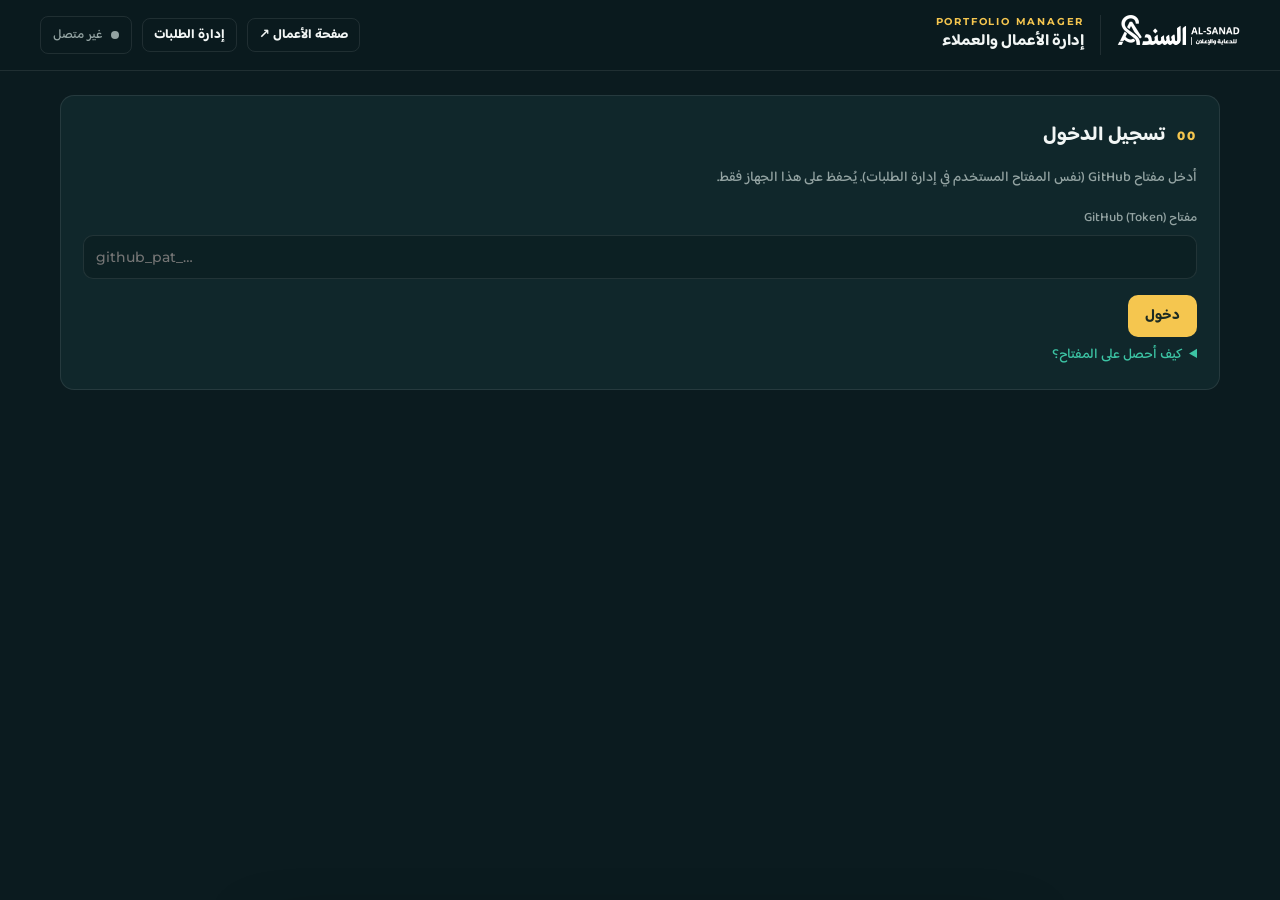
<file: works-admin.html>
<!DOCTYPE html>
<html lang="ar" dir="rtl">
<head>
<meta charset="utf-8">
<meta name="viewport" content="width=device-width, initial-scale=1">
<meta name="robots" content="noindex, nofollow">
<title>إدارة الأعمال | السند</title>
<link rel="icon" href="assets/favicon.png">
<link rel="stylesheet" href="css/fonts.css">
<style>
:root{--bg:#0B1B1F;--panel:#10272B;--panel2:#143236;--petrol:#22967F;--gold:#F5C64F;--glow:#3CC4A4;--white:#F2F6F5;--gray:#93A3A2;--line:rgba(255,255,255,.09);--red:#E5675A;--ar:'Baloo Bhaijaan 2',system-ui,sans-serif;--en:'Montserrat',system-ui,sans-serif;--ku:'Noto Kufi Arabic',system-ui,sans-serif}
*{box-sizing:border-box;margin:0;padding:0}
body{background:var(--bg);color:var(--white);font-family:var(--ar);min-height:100vh;-webkit-font-smoothing:antialiased}
button,input,select,textarea{font:inherit;color:inherit}
button{cursor:pointer;background:none;border:0}
a{color:var(--glow)}
svg{width:18px;height:18px;fill:none;stroke:currentColor;stroke-width:2;stroke-linecap:round;stroke-linejoin:round;flex:none}
[hidden]{display:none!important}
.top{position:sticky;top:0;z-index:20;display:flex;align-items:center;justify-content:space-between;gap:16px;padding:14px clamp(16px,4vw,40px);background:rgba(11,27,31,.94);backdrop-filter:blur(12px);border-bottom:1px solid var(--line)}
.top .brand{display:flex;align-items:center;gap:16px}
.top img{height:32px}
.top h1{font-size:16px;font-weight:700;padding-inline-start:16px;border-inline-start:1px solid var(--line)}
.top h1 small{display:block;font-family:var(--en);font-size:10px;letter-spacing:.18em;color:var(--gold);font-weight:700}
.top-r{display:flex;gap:10px;align-items:center}
.status{display:flex;align-items:center;gap:8px;font-size:13px;color:var(--gray);padding:7px 12px;border-radius:8px;border:1px solid var(--line);white-space:nowrap}
.status i{width:8px;height:8px;border-radius:50%;background:var(--gray)}
.status.ok i{background:var(--glow);box-shadow:0 0 10px var(--glow)}
.status.err i{background:var(--red)}
.wrap{max-width:1240px;margin:auto;padding:24px clamp(16px,4vw,40px) 140px}
.btn{display:inline-flex;align-items:center;justify-content:center;gap:8px;height:42px;padding:0 16px;border-radius:10px;border:1px solid var(--line);background:var(--panel2);font-weight:700;font-size:14.5px;white-space:nowrap;transition:.2s;text-decoration:none;color:var(--white)}
.btn:hover{border-color:rgba(79,227,193,.5)}
.btn:disabled{opacity:.45;cursor:not-allowed}
.btn-gold{background:var(--gold);color:#1B2A22;border-color:transparent}
.btn-wa{background:#1F8F5F;border-color:transparent;color:#fff}
.btn-ghost{background:transparent}
.btn-danger{color:var(--red)}
.btn-sm{height:34px;padding:0 11px;font-size:13px;border-radius:8px}
.card{background:var(--panel);border:1px solid var(--line);border-radius:14px}
.sec-title{display:flex;align-items:baseline;gap:12px;margin-bottom:14px}
.sec-title em{font-style:normal;font-family:var(--en);font-weight:800;font-size:12px;letter-spacing:.16em;color:var(--gold)}
.sec-title h2{font-size:20px}
.muted{color:var(--gray);font-size:14px;line-height:1.7}
.mono{font-family:var(--en);letter-spacing:.06em}

#conn{padding:22px;margin-bottom:22px}
#conn .grid{display:grid;grid-template-columns:repeat(4,1fr);gap:12px;margin:16px 0}
label.f{display:flex;flex-direction:column;gap:6px;font-size:13px;color:var(--gray)}
.f input,.f select,.f textarea{height:44px;padding:0 12px;border-radius:10px;border:1px solid var(--line);background:#0C2023;color:var(--white);font-size:15px;outline:none;transition:border-color .2s;width:100%}
.f textarea{height:auto;min-height:70px;padding:10px 12px;resize:vertical;line-height:1.6}
.f input:focus,.f select:focus,.f textarea:focus{border-color:var(--glow)}
.f [dir=ltr]{font-family:var(--en);font-size:14px}
.f .ku{font-family:var(--ku);font-size:14px}
details.help{margin-top:6px}
details.help summary{cursor:pointer;color:var(--glow);font-size:14px}
details.help ol{margin:12px 22px 0;line-height:1.9;color:#C9D7D5;font-size:14px}
details.help code{font-family:var(--en);font-size:12.5px;background:#0C2023;padding:2px 6px;border-radius:5px}
.conn-row{display:flex;gap:10px;flex-wrap:wrap;align-items:center}
#conn.collapsed{display:none}

/* tabs */
.tabs{display:flex;gap:6px;margin-bottom:22px;border-bottom:1px solid var(--line)}
.tabs button{display:flex;align-items:center;gap:8px;padding:12px 16px;font-weight:700;font-size:15.5px;color:var(--gray);border-bottom:2px solid transparent;margin-bottom:-1px}
.tabs button.on{color:var(--white);border-color:var(--gold)}
.tabs button .cnt{font-family:var(--en);font-size:11.5px;padding:2px 7px;border-radius:10px;background:rgba(255,255,255,.07)}

.layout{display:grid;grid-template-columns:270px 1fr;gap:22px;align-items:start}
.cats{padding:14px;position:sticky;top:84px}
.cat{display:flex;align-items:center;gap:8px;padding:10px 12px;border-radius:10px;cursor:pointer;border:1px solid transparent}
.cat:hover{background:rgba(255,255,255,.03)}
.cat.on{background:rgba(79,227,193,.08);border-color:rgba(79,227,193,.25)}
.cat .nm{flex:1;min-width:0}
.cat .nm b{display:block;font-size:15px;white-space:nowrap;overflow:hidden;text-overflow:ellipsis}
.cat .nm small{display:block;font-family:var(--en);font-size:11.5px;color:var(--gray);white-space:nowrap;overflow:hidden;text-overflow:ellipsis}
.cat .cnt{font-family:var(--en);font-size:12px;color:var(--gold);font-weight:700;min-width:22px;text-align:center}
.cat .tools{display:none;gap:2px}
.cat:hover .tools,.cat.on .tools{display:flex}
.icon-btn{width:30px;height:30px;border-radius:7px;display:inline-grid;place-items:center;color:var(--gray)}
.icon-btn:hover{background:rgba(255,255,255,.07);color:var(--white)}
.icon-btn svg{width:15px;height:15px}
.cats hr{border:0;border-top:1px solid var(--line);margin:12px 0}
.toolbar{display:flex;gap:10px;align-items:center;justify-content:space-between;margin-bottom:14px;flex-wrap:wrap}
.drop{border:1.5px dashed rgba(79,227,193,.35);border-radius:14px;padding:24px;text-align:center;cursor:pointer;transition:.2s;margin-bottom:16px;background:rgba(79,227,193,.03)}
.drop:hover,.drop.over{border-color:var(--glow);background:rgba(79,227,193,.07)}
.drop b{display:block;font-size:17px;margin:8px 0 4px}
.drop svg{width:30px;height:30px;color:var(--glow)}
.gridw{display:grid;grid-template-columns:repeat(auto-fill,minmax(220px,1fr));gap:14px}
.w{overflow:hidden;display:flex;flex-direction:column}
.w .th{aspect-ratio:4/3;background:#0C2023 center/cover no-repeat;position:relative}
.w .missing{position:absolute;inset:0;display:grid;place-items:center;text-align:center;color:var(--gray);font-size:13px;padding:10px}
.badges{position:absolute;top:8px;inset-inline-start:8px;display:flex;gap:6px;flex-wrap:wrap}
.badge{font-size:11.5px;font-weight:700;padding:3px 8px;border-radius:6px;background:rgba(11,27,31,.88);border:1px solid var(--line)}
.badge.new{color:var(--glow);border-color:rgba(79,227,193,.4)}
.badge.edit{color:var(--gold);border-color:rgba(245,198,79,.4)}
.badge.sample,.badge.kind{color:var(--gray)}
.w .meta{padding:12px 14px;flex:1}
.w .meta b{display:block;font-size:15.5px}
.w .meta small{display:block;color:var(--gray);font-size:13px;margin-top:2px}
.w .acts{display:flex;gap:2px;padding:6px 8px;border-top:1px solid var(--line);justify-content:space-between}
.empty{padding:40px;text-align:center;color:var(--gray)}

/* orders */
.lock{max-width:460px;margin:30px auto;padding:28px;text-align:center}
.lock h3{font-size:21px;margin-bottom:8px}
.lock form{display:flex;flex-direction:column;gap:10px;margin-top:18px;text-align:start}
.lock .chk{display:flex;align-items:center;gap:8px;font-size:14px;color:var(--gray)}
.err{color:#F09A8E;font-size:14px;min-height:20px}
.otools{display:flex;gap:10px;align-items:center;flex-wrap:wrap;margin-bottom:14px}
.otools input{height:42px;padding:0 12px;border-radius:10px;border:1px solid var(--line);background:#0C2023;color:var(--white);min-width:220px;outline:none}
.seg{display:flex;border:1px solid var(--line);border-radius:10px;overflow:hidden}
.seg button{padding:9px 14px;font-size:14px;font-weight:700;color:var(--gray)}
.seg button.on{background:var(--petrol);color:#fff}
.orows{display:grid;gap:10px}
.orow{display:grid;grid-template-columns:150px 1fr auto;gap:16px;align-items:center;padding:14px 16px}
.orow .code{font-family:var(--en);font-weight:700;letter-spacing:.06em;color:var(--gold);font-size:14px}
.orow .code small{display:block;color:var(--gray);font-family:var(--ar);letter-spacing:0;font-weight:500;font-size:12.5px;margin-top:2px}
.orow .ti b{display:block;font-size:16px}
.orow .ti small{color:var(--gray);font-size:13px}
.stepper{display:flex;gap:4px;margin-top:8px;flex-wrap:wrap}
.stepper button{height:28px;padding:0 10px;border-radius:7px;font-size:12.5px;font-weight:700;border:1px solid var(--line);color:var(--gray)}
.stepper button.done{background:rgba(245,198,79,.15);color:var(--gold);border-color:rgba(245,198,79,.3)}
.stepper button.now{background:var(--glow);color:#0B1B1F;border-color:transparent}
.stepper button.skip{opacity:.3;text-decoration:line-through;cursor:default}
.oacts{display:flex;gap:4px;flex-wrap:wrap;justify-content:flex-end}
.stchk{display:flex;gap:8px;flex-wrap:wrap}
.stchk label{display:flex;align-items:center;gap:6px;padding:7px 10px;border-radius:8px;border:1px solid var(--line);font-size:13.5px;cursor:pointer}
.codebox{display:flex;align-items:center;justify-content:space-between;gap:10px;padding:12px 14px;border-radius:10px;background:#0C2023;border:1px solid var(--line)}
.codebox b{font-family:var(--en);letter-spacing:.1em;color:var(--gold);font-size:18px}

/* clients */
.clgrid{display:grid;grid-template-columns:repeat(auto-fill,minmax(170px,1fr));gap:12px}
.clc{padding:16px;display:flex;flex-direction:column;align-items:center;gap:10px}
.clc .lg{height:70px;width:100%;display:grid;place-items:center;background:#0C2023;border-radius:10px}
.clc img{max-height:50px;max-width:80%;filter:brightness(0) invert(1);opacity:.85}
.clc b{font-size:14px;text-align:center}

/* publish bar */
.bar{position:fixed;bottom:18px;inset-inline:0;margin:auto;width:min(760px,calc(100% - 24px));z-index:30;display:flex;align-items:center;gap:14px;justify-content:space-between;padding:12px 18px 12px 14px;border-radius:14px;background:#16393C;border:1px solid rgba(245,198,79,.35);box-shadow:0 20px 60px -10px rgba(0,0,0,.6);transform:translateY(140%);transition:transform .35s cubic-bezier(.2,.8,.2,1)}
.bar.show{transform:none}
.bar .txt{font-size:14.5px}
.bar .txt b{color:var(--gold);font-family:var(--en)}
.bar .btns{display:flex;gap:8px}

/* modal */
.modal{position:fixed;inset:0;z-index:50;display:grid;place-items:center;padding:16px;background:rgba(3,10,12,.72);backdrop-filter:blur(6px);opacity:0;pointer-events:none;transition:opacity .25s}
.modal.open{opacity:1;pointer-events:auto}
.mbox{width:min(940px,100%);max-height:calc(100vh - 32px);overflow:auto;display:grid;grid-template-columns:1fr 1.2fr;border-radius:16px;background:var(--panel);border:1px solid var(--line)}
.mbox.one{display:block;width:min(560px,100%)}
.mimg{background:#081517;display:flex;flex-direction:column;align-items:center;justify-content:center;gap:12px;padding:18px;min-height:260px}
.mimg img,.mimg video{max-width:100%;max-height:44vh;border-radius:8px;display:block}
.before{width:100%;border-top:1px solid var(--line);padding-top:12px;display:flex;flex-direction:column;align-items:center;gap:8px}
.before img{max-height:110px}
.before small{color:var(--gray)}
.mform{padding:22px;display:flex;flex-direction:column;gap:12px}
.two{display:grid;grid-template-columns:1fr 1fr;gap:10px}
.three{display:grid;grid-template-columns:1fr 1fr 1fr;gap:10px}
.mform h3{font-size:19px;display:flex;justify-content:space-between;align-items:center}
.mform h3 small{font-family:var(--en);font-size:12px;color:var(--gold);letter-spacing:.1em}
.mfoot{display:flex;gap:8px;justify-content:flex-end;margin-top:6px;flex-wrap:wrap}
.req::after{content:" *";color:var(--gold)}
details.more summary{cursor:pointer;color:var(--glow);font-size:14px;padding:4px 0}
details.more>div{display:flex;flex-direction:column;gap:10px;margin-top:10px}

#prog .mbox{display:block;width:min(520px,100%);padding:26px}
#prog h3{font-size:19px;margin-bottom:8px}
.pbar{height:6px;border-radius:6px;background:rgba(255,255,255,.08);overflow:hidden;margin:16px 0 10px}
.pbar i{display:block;height:100%;width:0;background:linear-gradient(90deg,var(--glow),var(--gold));transition:width .3s}
#plog{font-size:12.5px;color:var(--gray);line-height:1.8;max-height:180px;overflow:auto;font-family:var(--en);direction:ltr;text-align:left}
.toast{position:fixed;top:80px;inset-inline:0;margin:auto;width:max-content;max-width:calc(100% - 24px);z-index:60;padding:12px 18px;border-radius:10px;background:#16393C;border:1px solid var(--line);font-size:14.5px;transform:translateY(-20px);opacity:0;transition:.3s;pointer-events:none}
.toast.show{transform:none;opacity:1}
.toast.ok{border-color:rgba(79,227,193,.5)}
.toast.err{border-color:rgba(229,103,90,.6)}

@media (max-width:860px){
  #conn .grid{grid-template-columns:1fr 1fr}
  .layout{grid-template-columns:1fr}
  .cats{position:static}
  .mbox{grid-template-columns:1fr}
  .mimg{min-height:0}
  .mimg img,.mimg video{max-height:30vh}
  .top h1{display:none}
  .gridw{grid-template-columns:repeat(2,1fr);gap:10px}
  .orow{grid-template-columns:1fr}
  .oacts{justify-content:flex-start}
  .three{grid-template-columns:1fr}
}
@media (max-width:480px){ .two{grid-template-columns:1fr} .bar{flex-direction:column;align-items:stretch} .bar .btns .btn{flex:1} .status span{display:none} }

.extras{display:flex;gap:6px;flex-wrap:wrap;justify-content:center}
.extras span{position:relative;width:64px;height:48px;border-radius:8px;overflow:hidden}
.extras img{width:100%;height:100%;object-fit:cover}
.extras button{position:absolute;top:2px;inset-inline-end:2px;width:20px;height:20px;border-radius:6px;background:rgba(0,0,0,.7);font-size:14px;line-height:1}
.logo-pick{display:flex;align-items:center;gap:14px}
.lp{width:110px;height:80px;border-radius:12px;background:#0C2023;border:1px solid var(--line);display:grid;place-items:center}
.lp img{max-width:80%;max-height:70%;object-fit:contain}
.lp span{font-size:12px;color:var(--gray)}
.chk{display:flex;align-items:center;gap:8px;font-size:14px;color:var(--gray)}
.clc small{text-align:center}
.clc .lg img{filter:none;opacity:1}
</style>
</head>
<body>
<header class="top">
  <div class="brand">
    <a href="./"><img src="assets/logo-secondary-white.png" alt="AL-SANAD"></a>
    <h1><small>PORTFOLIO MANAGER</small>إدارة الأعمال والعملاء</h1>
  </div>
  <div class="top-r">
    <a class="btn btn-sm btn-ghost" href="projects/" target="_blank">صفحة الأعمال ↗</a>
    <a class="btn btn-sm btn-ghost" href="admin.html">إدارة الطلبات</a>
    <div class="status" id="status"><i></i><span>غير متصل</span></div>
  </div>
</header>

<main class="wrap">
  <section class="card" id="conn" hidden>
    <div class="sec-title"><em>00</em><h2>تسجيل الدخول</h2></div>
    <p class="muted">أدخل مفتاح GitHub (نفس المفتاح المستخدم في إدارة الطلبات). يُحفظ على هذا الجهاز فقط.</p>
    <div class="grid" style="grid-template-columns:1fr">
      <label class="f">مفتاح GitHub (Token)<input id="cToken" dir="ltr" type="password" placeholder="github_pat_…"></label>
    </div>
    <div class="conn-row"><button class="btn btn-gold" id="cSave">دخول</button></div>
    <details class="help">
      <summary>كيف أحصل على المفتاح؟</summary>
      <ol>
        <li>من حساب <code>alsanad-print</code> على GitHub افتح <code>Settings</code> ← <code>Developer settings</code> ← <code>Personal access tokens</code> ← <code>Fine-grained tokens</code>.</li>
        <li><code>Generate new token</code> ← في <code>Repository access</code> اختر مستودع الموقع فقط.</li>
        <li>في <code>Permissions</code> اجعل <code>Contents</code> على <code>Read and write</code>، ثم انسخ المفتاح والصقه هنا.</li>
      </ol>
    </details>
  </section>

  <section id="app" hidden>
    <nav class="tabs">
      <button data-tab="works" class="on">الأعمال <span class="cnt" id="nWorks">0</span></button>
      <button data-tab="clients">العملاء والوكالات <span class="cnt" id="nClients">0</span></button>
    </nav>

    <section data-pane="works">
      <div class="layout">
        <aside class="card cats">
          <p class="muted" style="font-size:12.5px;padding:0 6px 6px">الفئات</p>
          <div id="catList"></div>
          <hr>
          <button class="btn btn-sm btn-ghost" id="addCat" style="width:100%"><svg viewBox="0 0 24 24"><path d="M12 5v14M5 12h14"/></svg>إضافة فئة</button>
          <hr>
          <p class="muted" style="font-size:12.5px;padding:0 6px 6px">العملاء</p>
          <div id="clFilter"></div>
        </aside>
        <div>
          <div class="drop" id="drop">
            <svg viewBox="0 0 24 24"><path d="M12 16V4M7 9l5-5 5 5"/><path d="M20 16v3a2 2 0 0 1-2 2H6a2 2 0 0 1-2-2v-3"/></svg>
            <b>إضافة أعمال جديدة</b>
            <span class="muted">اسحب الصور أو الفيديوهات هنا أو انقر للاختيار. كل ملف يصير عملاً مستقلاً، وتكدر تضيف صوراً إضافية لنفس العمل من داخله.</span>
            <input type="file" id="file" accept="image/*,video/mp4" multiple hidden>
          </div>
          <div class="toolbar">
            <div class="muted" id="countTxt"></div>
            <button class="btn btn-sm btn-ghost btn-danger" id="clearSamples" hidden>حذف جميع الأعمال التجريبية</button>
          </div>
          <div class="gridw" id="works"></div>
        </div>
      </div>
    </section>

    <section data-pane="clients" hidden>
      <div class="toolbar">
        <p class="muted">كل عميل أو وكالة يظهر بصفحة الأعمال بقسم خاص باسمه وشعاره. الشعار يُفضّل PNG بخلفية شفافة.</p>
        <button class="btn btn-gold" id="clAdd"><svg viewBox="0 0 24 24"><path d="M12 5v14M5 12h14"/></svg>إضافة عميل</button>
      </div>
      <div class="clgrid" id="clList"></div>
    </section>
  </section>
</main>

<div class="bar" id="bar">
  <div class="txt">لديك <b id="pendN">0</b> تغييرات غير منشورة</div>
  <div class="btns">
    <button class="btn btn-ghost" id="discard">تجاهل التغييرات</button>
    <button class="btn btn-gold" id="publish">نشر على الموقع</button>
  </div>
</div>

<!-- work modal -->
<div class="modal" id="wModal">
  <div class="mbox">
    <div class="mimg">
      <div id="mMedia"></div>
      <div style="display:flex;gap:6px;flex-wrap:wrap;justify-content:center">
        <button class="btn btn-sm" id="mReplace">استبدال الصورة الرئيسية</button>
        <button class="btn btn-sm" id="mExtraAdd">+ صور إضافية</button>
      </div>
      <input type="file" id="mFile" accept="image/*,video/mp4" hidden>
      <input type="file" id="mExtraFile" accept="image/*" multiple hidden>
      <div class="extras" id="mExtras"></div>
      <div class="before">
        <img id="mBefore" alt="" hidden>
        <small>صورة «قبل التنفيذ» (اختيارية) — تظهر كمقارنة قبل/بعد</small>
        <div style="display:flex;gap:6px"><button class="btn btn-sm" id="mBeforeAdd">إضافة صورة قبل</button><button class="btn btn-sm btn-ghost btn-danger" id="mBeforeDel" hidden>إزالة</button></div>
        <input type="file" id="mBeforeFile" accept="image/*" hidden>
      </div>
    </div>
    <form class="mform" id="mForm" autocomplete="off">
      <h3><span id="mHead">بيانات العمل</span><small id="mQueue"></small></h3>
      <div class="two">
        <label class="f"><span class="req">العميل / الوكالة</span><select id="mClient"></select></label>
        <label class="f"><span class="req">نوع العمل</span><select id="mKind"><option value="build">تصميم وتنفيذ</option><option value="design">تصميم فقط</option></select></label>
      </div>
      <div class="two">
        <label class="f">السنة<input id="mYear" dir="ltr" placeholder="2026"></label>
      </div>
      <div class="f"><span class="req">الفئات (اختر واحدة أو أكثر)</span><div class="stchk" id="mCats"></div></div>
      <div class="two">
        <label class="f"><span class="req">اسم العمل (عربي)</span><input id="mTitleAr" required></label>
        <label class="f">المنطقة (عربي)<input id="mAreaAr" placeholder="مثال: الموصل - الدواسة"></label>
      </div>
      <label class="f">وصف مختصر (عربي، اختياري)<textarea id="mDescAr"></textarea></label>
      <details class="more"><summary>الإنكليزي والكردي (اختياري — إذا تُرك فارغاً يظهر العربي)</summary><div>
        <div class="two">
          <label class="f">Title (English)<input id="mTitleEn" dir="ltr"></label>
          <label class="f">Location (English)<input id="mAreaEn" dir="ltr"></label>
        </div>
        <label class="f">Description (English)<textarea id="mDescEn" dir="ltr"></textarea></label>
        <div class="two">
          <label class="f">ناو (کوردی)<input id="mTitleKu" class="ku"></label>
          <label class="f">شوێن (کوردی)<input id="mAreaKu" class="ku"></label>
        </div>
        <label class="f">وەسف (کوردی)<textarea id="mDescKu" class="ku"></textarea></label>
      </div></details>
      <div class="mfoot">
        <button type="button" class="btn btn-ghost" id="mCancel">إلغاء</button>
        <button type="submit" class="btn btn-gold" id="mOk">حفظ</button>
      </div>
    </form>
  </div>
</div>

<!-- category modal -->
<div class="modal" id="cModal">
  <div class="mbox one">
    <form class="mform" id="cForm">
      <h3 id="cHead">فئة جديدة</h3>
      <label class="f"><span class="req">اسم الفئة (عربي)</span><input id="cAr" required></label>
      <label class="f"><span class="req">Category (English)</span><input id="cEn" dir="ltr" required></label>
      <label class="f">ناوی پۆل (کوردی)<input id="cKu" class="ku"></label>
      <div class="mfoot"><button type="button" class="btn btn-ghost" data-close>إلغاء</button><button type="submit" class="btn btn-gold">حفظ</button></div>
    </form>
  </div>
</div>

<!-- client modal -->
<div class="modal" id="clModal">
  <div class="mbox one" style="width:min(620px,100%)">
    <form class="mform" id="clForm" autocomplete="off">
      <h3 id="clHead">عميل جديد</h3>
      <div class="logo-pick">
        <div class="lp"><img id="clPrev" alt="" hidden><span id="clNoLogo">بدون شعار</span></div>
        <div style="display:flex;gap:6px;flex-wrap:wrap"><button type="button" class="btn btn-sm" id="clLogoBtn">رفع الشعار</button><button type="button" class="btn btn-sm btn-ghost btn-danger" id="clLogoDel" hidden>إزالة</button></div>
        <input type="file" id="clFile" accept="image/png,image/svg+xml,image/jpeg,image/webp" hidden>
      </div>
      <div class="two">
        <label class="f"><span class="req">اسم العميل (عربي)</span><input id="clAr" required></label>
        <label class="f">Client name (English)<input id="clEn" dir="ltr"></label>
      </div>
      <div class="two">
        <label class="f">القطاع (عربي)<input id="clSecAr" placeholder="مثال: مطاعم، صيدليات، وكالة سيارات"></label>
        <label class="f">Sector (English)<input id="clSecEn" dir="ltr"></label>
      </div>
      <div class="two">
        <label class="f">ناو (کوردی)<input id="clKu" class="ku"></label>
        <label class="f">کەرت (کوردی)<input id="clSecKu" class="ku"></label>
      </div>
      <label class="chk"><input type="checkbox" id="clStrip" checked> إظهار الشعار بشريط «شركاء النجاح» بالصفحة الرئيسية</label>
      <div class="mfoot"><button type="button" class="btn btn-ghost" data-close>إلغاء</button><button type="submit" class="btn btn-gold">حفظ</button></div>
    </form>
  </div>
</div>

<div class="modal" id="prog">
  <div class="mbox">
    <h3 id="pTitle">جارٍ النشر…</h3>
    <p class="muted" id="pSub">يرجى عدم إغلاق الصفحة.</p>
    <div class="pbar"><i id="pFill"></i></div>
    <div id="plog"></div>
    <div class="mfoot"><button class="btn" id="pClose" hidden>إغلاق</button></div>
  </div>
</div>
<div class="toast" id="toast"></div>
<script type="module">
const REPO = 'alsanad-print/alsanad-print.github.io', BRANCH = 'main', GAL = 'works/gallery.json';
const $ = s => document.querySelector(s), $$ = s => [...document.querySelectorAll(s)];
const ICON = {
  up: '<svg viewBox="0 0 24 24"><path d="M12 19V5M5 12l7-7 7 7"/></svg>',
  down: '<svg viewBox="0 0 24 24"><path d="M12 5v14M19 12l-7 7-7-7"/></svg>',
  edit: '<svg viewBox="0 0 24 24"><path d="M12 20h9"/><path d="M16.5 3.5a2.1 2.1 0 0 1 3 3L7 19l-4 1 1-4z"/></svg>',
  del: '<svg viewBox="0 0 24 24"><path d="M3 6h18M8 6V4h8v2M19 6l-1 14H6L5 6"/></svg>',
};
const esc = s => String(s ?? '').replace(/[&<>"']/g, c => ({ '&': '&amp;', '<': '&lt;', '>': '&gt;', '"': '&quot;', "'": '&#39;' }[c]));
const ls = { get: k => { try { return localStorage.getItem(k); } catch (e) { return null; } }, set: (k, v) => { try { v == null ? localStorage.removeItem(k) : localStorage.setItem(k, v); } catch (e) {} } };
const uid = () => Date.now().toString(36) + Math.random().toString(36).slice(2, 6);
const slug = s => (s || '').toLowerCase().replace(/[^a-z0-9]+/g, '-').replace(/^-|-$/g, '').slice(0, 30);
const cName = c => c ? (c.name_ar || c.name || '') : '';
const catsOf = w => w.cats?.length ? w.cats : (w.cat ? [w.cat] : []);

const S = { token: ls.get('alsanad-gh') || '', gal: null, base: '', files: {}, del: new Set(), cat: 'all', client: 'all', tab: 'works' };

function toast(msg, type = 'ok') { const t = $('#toast'); t.textContent = msg; t.className = 'toast show ' + type; clearTimeout(t._h); t._h = setTimeout(() => t.className = 'toast', 3800); }
function setStatus(st, text) { const s = $('#status'); s.className = 'status ' + st; s.querySelector('span').textContent = text; }
const b64Utf8 = str => { const b = new TextEncoder().encode(str); let s = ''; for (let i = 0; i < b.length; i += 0x8000) s += String.fromCharCode(...b.subarray(i, i + 0x8000)); return btoa(s); };
const utf8B64 = b64 => new TextDecoder().decode(Uint8Array.from(atob(b64.replace(/\s/g, '')), c => c.charCodeAt(0)));

/* ---------------- github ---------------- */
async function gh(path, opts = {}) {
  const r = await fetch(`https://api.github.com/repos/${REPO}${path}`, { ...opts, headers: { Accept: 'application/vnd.github+json', Authorization: `Bearer ${S.token}`, 'X-GitHub-Api-Version': '2022-11-28', ...(opts.body ? { 'Content-Type': 'application/json' } : {}) } });
  if (!r.ok) { let m = ''; try { m = (await r.json()).message; } catch (e) {} throw Object.assign(new Error(m || r.statusText), { status: r.status }); }
  return r.status === 204 ? null : r.json();
}
const cu = p => `/contents/${p.split('/').map(encodeURIComponent).join('/')}`;
const getFile = p => gh(`${cu(p)}?ref=${BRANCH}&t=${Date.now()}`);
const putFile = (p, b64, message, sha) => gh(cu(p), { method: 'PUT', body: JSON.stringify({ message, content: b64, branch: BRANCH, ...(sha ? { sha } : {}) }) });
const delFile = (p, message, sha) => gh(cu(p), { method: 'DELETE', body: JSON.stringify({ message, sha, branch: BRANCH }) });
async function shaOf(p) { try { return (await getFile(p)).sha; } catch (e) { if (e.status === 404) return null; throw e; } }

/* ---------------- media ---------------- */
function toCanvas(src, max, type = 'image/jpeg', q = .86, keepAlpha = false) {
  const w0 = src.videoWidth || src.width, h0 = src.videoHeight || src.height;
  const k = Math.min(1, max / Math.max(w0, h0)); const w = Math.round(w0 * k), h = Math.round(h0 * k);
  const c = document.createElement('canvas'); c.width = w; c.height = h; const x = c.getContext('2d');
  if (!keepAlpha) { x.fillStyle = '#fff'; x.fillRect(0, 0, w, h); }
  x.drawImage(src, 0, 0, w, h);
  const url = c.toDataURL(type, q); return { url, b64: url.split(',')[1], ext: type === 'image/png' ? 'png' : 'jpg' };
}
const processImage = async f => toCanvas(await createImageBitmap(f), 2000);
async function processLogo(f) {
  if (f.type === 'image/svg+xml') { const t = await f.text(); return { url: 'data:image/svg+xml;base64,' + b64Utf8(t), b64: b64Utf8(t), ext: 'svg' }; }
  return toCanvas(await createImageBitmap(f), 600, 'image/png', 1, true);
}
const readB64 = f => new Promise((res, rej) => { const r = new FileReader(); r.onload = () => res(r.result.split(',')[1]); r.onerror = rej; r.readAsDataURL(f); });
async function processVideo(f) {
  if (f.size > 25 * 1024 * 1024) throw new Error('size');
  const url = URL.createObjectURL(f);
  const v = Object.assign(document.createElement('video'), { src: url, muted: true, playsInline: true, preload: 'auto' });
  await new Promise((res, rej) => { v.onloadeddata = res; v.onerror = rej; });
  v.currentTime = Math.min(1, (v.duration || 2) * .1);
  await new Promise(res => { v.onseeked = res; setTimeout(res, 2500); });
  return { img: toCanvas(v, 1800), video: { b64: await readB64(f), url } };
}
const prepMedia = async f => f.type === 'video/mp4' ? processVideo(f) : { img: await processImage(f) };

/* ---------------- connect ---------------- */
async function connect() {
  if (!S.token) { $('#conn').hidden = false; return; }
  setStatus('', 'جارٍ الاتصال…');
  try {
    const repo = await gh('');
    if (!repo.permissions?.push) throw Object.assign(new Error('no push'), { status: 403 });
    try { const f = await getFile(GAL); S.gal = JSON.parse(utf8B64(f.content)); }
    catch (e) { if (e.status !== 404) throw e; S.gal = { version: 2, categories: [], works: [], clients: [] }; }
    const g = S.gal; g.version = 2; g.categories ||= []; g.works ||= []; g.clients ||= [];
    g.works.forEach(w => { w.id ||= uid(); });
    g.clients.forEach(c => { c.id ||= slug(c.name_en || c.name) || uid(); if (c.name && !c.name_ar) { c.name_ar = c.name; delete c.name; } });
    S.base = JSON.stringify(g);
    ls.set('alsanad-gh', S.token);
    setStatus('ok', 'متصل'); $('#conn').hidden = true; $('#app').hidden = false; render();
  } catch (e) {
    setStatus('err', 'تعذّر الاتصال'); $('#conn').hidden = false;
    toast(e.status === 401 ? 'المفتاح غير صحيح أو منتهي الصلاحية.' : e.status === 403 ? 'المفتاح لا يملك صلاحية الكتابة (Contents: Read and write).' : e.status === 404 ? 'المفتاح لا يملك صلاحية على مستودع الموقع.' : 'تعذّر الاتصال: ' + e.message, 'err');
  }
}
$('#cSave').addEventListener('click', () => { S.token = $('#cToken').value.trim(); connect(); });
$('#cToken').addEventListener('keydown', e => { if (e.key === 'Enter') $('#cSave').click(); });

/* ---------------- render ---------------- */
const dirty = () => S.gal && JSON.stringify(S.gal) !== S.base;
const pending = () => Object.keys(S.files).length + S.del.size + (dirty() ? 1 : 0);
const src = p => S.files[p]?.url || p;
function render() {
  if (!S.gal) return;
  $$('.tabs button').forEach(b => b.classList.toggle('on', b.dataset.tab === S.tab));
  $$('[data-pane]').forEach(p => p.hidden = p.dataset.pane !== S.tab);
  $('#nWorks').textContent = S.gal.works.filter(w => !w.sample).length;
  $('#nClients').textContent = S.gal.clients.length;
  if (S.tab === 'works') renderWorks(); else renderClients();
  const n = pending(); $('#pendN').textContent = n; $('#bar').classList.toggle('show', n > 0);
}
$$('.tabs button').forEach(b => b.addEventListener('click', () => { S.tab = b.dataset.tab; render(); }));

function renderWorks() {
  const d = S.gal, base = JSON.parse(S.base), bmap = new Map((base.works || []).map(w => [w.id, JSON.stringify(w)]));
  const inCat = w => S.cat === 'all' || catsOf(w).includes(S.cat), inCl = w => S.client === 'all' || (S.client === 'none' ? !w.client : w.client === S.client);
  $('#catList').innerHTML = `<div class="cat ${S.cat === 'all' ? 'on' : ''}" data-cat="all"><div class="nm"><b>جميع الفئات</b></div><span class="cnt">${d.works.length}</span></div>` +
    d.categories.map((c, i) => `<div class="cat ${S.cat === c.id ? 'on' : ''}" data-cat="${esc(c.id)}"><div class="nm"><b>${esc(c.ar)}</b><small>${esc(c.en)}</small></div>
      <span class="tools"><button class="icon-btn" data-cact="up" data-i="${i}">${ICON.up}</button><button class="icon-btn" data-cact="down" data-i="${i}">${ICON.down}</button><button class="icon-btn" data-cact="edit" data-i="${i}">${ICON.edit}</button><button class="icon-btn" data-cact="del" data-i="${i}">${ICON.del}</button></span>
      <span class="cnt">${d.works.filter(w => catsOf(w).includes(c.id)).length}</span></div>`).join('');
  $('#clFilter').innerHTML = [['all', 'جميع العملاء', d.works.length], ...d.clients.map(c => [c.id, cName(c), d.works.filter(w => w.client === c.id).length]), ['none', 'بدون عميل', d.works.filter(w => !w.client).length]]
    .map(([id, n, k]) => `<div class="cat ${S.client === id ? 'on' : ''}" data-clf="${esc(id)}"><div class="nm"><b>${esc(n)}</b></div><span class="cnt">${k}</span></div>`).join('');
  const list = d.works.map((w, i) => ({ w, i })).filter(o => inCat(o.w) && inCl(o.w));
  const cn = id => d.categories.find(c => c.id === id)?.ar || '—';
  $('#works').innerHTML = list.length ? list.map(({ w, i }) => {
    const isNew = !bmap.has(w.id), isEdit = !isNew && bmap.get(w.id) !== JSON.stringify(w), cl = d.clients.find(c => c.id === w.client);
    return `<div class="card w"><div class="th" style="background-image:url('${esc(src(w.img))}')" data-img="${esc(src(w.img))}"><div class="missing" hidden></div>
      <div class="badges">${isNew ? '<span class="badge new">جديد</span>' : ''}${isEdit ? '<span class="badge edit">معدّل</span>' : ''}${w.sample ? '<span class="badge sample">تجريبي</span>' : `<span class="badge kind">${w.kind === 'design' ? 'تصميم' : 'تصميم وتنفيذ'}</span>`}${w.video ? '<span class="badge kind">▶</span>' : ''}${w.before ? '<span class="badge kind">قبل/بعد</span>' : ''}${(w.images || []).length ? `<span class="badge kind">+${w.images.length}</span>` : ''}</div></div>
      <div class="meta"><b>${esc(w.title_ar) || '<span class="muted">بدون عنوان</span>'}</b><small>${esc(cl ? cName(cl) : 'بدون عميل')} · ${esc(catsOf(w).map(cn).join('، '))}</small></div>
      <div class="acts"><span><button class="icon-btn" data-act="up" data-i="${i}">${ICON.up}</button><button class="icon-btn" data-act="down" data-i="${i}">${ICON.down}</button></span>
      <span><button class="icon-btn" data-act="edit" data-i="${i}">${ICON.edit}</button><button class="icon-btn" data-act="del" data-i="${i}">${ICON.del}</button></span></div></div>`;
  }).join('') : `<div class="card empty" style="grid-column:1/-1">لا توجد أعمال هنا بعد. أضف صوراً من الأعلى.</div>`;
  $$('#works .th').forEach(th => { const im = new Image(); im.onerror = () => { const m = th.querySelector('.missing'); m.hidden = false; m.textContent = 'الصورة غير موجودة بعد'; }; im.src = th.dataset.img; });
  $('#countTxt').textContent = `${list.length} عمل`;
  $('#clearSamples').hidden = !d.works.some(w => w.sample);
}
function dropFile(p) { if (!p) return; if (S.files[p]) delete S.files[p]; else if (!/\/sample-\d+\.jpg$/.test(p)) S.del.add(p); }

/* categories */
let editCat = -1;
$('#catList').addEventListener('click', e => {
  const b = e.target.closest('[data-cact]'), cats = S.gal.categories;
  if (b) {
    e.stopPropagation(); const i = +b.dataset.i;
    if (b.dataset.cact === 'up' && i > 0) [cats[i - 1], cats[i]] = [cats[i], cats[i - 1]];
    if (b.dataset.cact === 'down' && i < cats.length - 1) [cats[i + 1], cats[i]] = [cats[i], cats[i + 1]];
    if (b.dataset.cact === 'edit') { openCat(i); return; }
    if (b.dataset.cact === 'del') {
      if (S.gal.works.some(w => catsOf(w).includes(cats[i].id))) { toast('لا يمكن حذف فئة تحتوي على أعمال.', 'err'); return; }
      if (!confirm(`حذف الفئة «${cats[i].ar}»؟`)) return;
      if (S.cat === cats[i].id) S.cat = 'all'; cats.splice(i, 1);
    }
    render(); return;
  }
  const row = e.target.closest('[data-cat]'); if (row) { S.cat = row.dataset.cat; render(); }
});
$('#clFilter').addEventListener('click', e => { const r = e.target.closest('[data-clf]'); if (r) { S.client = r.dataset.clf; render(); } });
function openCat(i) {
  editCat = i; const c = i >= 0 ? S.gal.categories[i] : {};
  $('#cHead').textContent = i >= 0 ? 'تعديل الفئة' : 'فئة جديدة';
  $('#cAr').value = c.ar || ''; $('#cEn').value = c.en || ''; $('#cKu').value = c.ku || '';
  openM('cModal'); setTimeout(() => $('#cAr').focus(), 50);
}
$('#addCat').addEventListener('click', () => openCat(-1));
$('#cForm').addEventListener('submit', e => {
  e.preventDefault();
  const ar = $('#cAr').value.trim(), en = $('#cEn').value.trim(), ku = $('#cKu').value.trim(); if (!ar || !en) return;
  if (editCat >= 0) { const c = S.gal.categories[editCat]; Object.assign(c, { ar, en }); if (ku) c.ku = ku; else delete c.ku; }
  else { let id = slug(en) || 'cat'; while (S.gal.categories.some(c => c.id === id)) id += '-' + Math.random().toString(36).slice(2, 4); S.gal.categories.push({ id, ar, en, ...(ku ? { ku } : {}) }); S.cat = id; }
  closeM('cModal'); render();
});

/* works list actions */
$('#works').addEventListener('click', e => {
  const b = e.target.closest('[data-act]'); if (!b) return;
  const i = +b.dataset.i, ws = S.gal.works, w = ws[i];
  const vis = $$('#works [data-act=up]').map(x => +x.dataset.i), p = vis.indexOf(i);
  if (b.dataset.act === 'up' && p > 0) { const j = vis[p - 1]; [ws[j], ws[i]] = [ws[i], ws[j]]; }
  if (b.dataset.act === 'down' && p < vis.length - 1) { const j = vis[p + 1]; [ws[j], ws[i]] = [ws[i], ws[j]]; }
  if (b.dataset.act === 'edit') { openWork({ index: i }); return; }
  if (b.dataset.act === 'del') { if (!confirm(`حذف العمل «${w.title_ar || 'بدون عنوان'}»؟`)) return; [w.img, w.before, w.video, ...(w.images || [])].forEach(dropFile); ws.splice(i, 1); }
  render();
});
$('#clearSamples').addEventListener('click', () => { if (!confirm('حذف جميع الأعمال التجريبية؟')) return; S.gal.works = S.gal.works.filter(w => !w.sample); render(); });

/* add files */
const drop = $('#drop'), fileIn = $('#file');
drop.addEventListener('click', () => fileIn.click());
['dragenter', 'dragover'].forEach(ev => drop.addEventListener(ev, e => { e.preventDefault(); drop.classList.add('over'); }));
['dragleave', 'drop'].forEach(ev => drop.addEventListener(ev, e => { e.preventDefault(); drop.classList.remove('over'); }));
drop.addEventListener('drop', e => addFiles([...e.dataTransfer.files]));
fileIn.addEventListener('change', () => { addFiles([...fileIn.files]); fileIn.value = ''; });
let queue = [], qTotal = 0;
function addFiles(files) {
  files = files.filter(f => f.type.startsWith('image/') || f.type === 'video/mp4'); if (!files.length) return;
  if (!S.gal.categories.length) { toast('أضف فئة واحدة على الأقل أولاً.', 'err'); return; }
  queue = files.slice(); qTotal = queue.length; nextQ();
}
async function nextQ() {
  const f = queue.shift(); if (!f) return;
  try { openWork({ media: await prepMedia(f), qPos: qTotal - queue.length }); }
  catch (e) { toast(e.message === 'size' ? `الفيديو ${f.name} أكبر من 25 ميغابايت.` : 'تعذّرت قراءة الملف: ' + f.name, 'err'); nextQ(); }
}

/* work modal */
let M = null;
function mediaPreview() {
  const w = M.w, m = M.media;
  const vid = m?.video?.url || (m ? null : (w.video ? src(w.video) : null));
  const img = m?.img?.url || src(w.img);
  $('#mMedia').innerHTML = vid ? `<video src="${esc(vid)}" poster="${esc(img)}" controls muted playsinline></video>` : `<img src="${esc(img)}" alt="">`;
  $('#mExtras').innerHTML = M.extras.map((x, k) => `<span><img src="${esc(x.url || src(x.path))}" alt=""><button type="button" data-xdel="${k}">×</button></span>`).join('');
  const bsrc = M.before ? M.before.url : (M.removeBefore ? null : (w.before ? src(w.before) : null));
  $('#mBefore').hidden = !bsrc; if (bsrc) $('#mBefore').src = bsrc; $('#mBeforeDel').hidden = !bsrc;
}
function clientOptions(sel) {
  return `<option value="">— بدون عميل —</option>` + S.gal.clients.map(c => `<option value="${esc(c.id)}" ${c.id === sel ? 'selected' : ''}>${esc(cName(c))}</option>`).join('') + `<option value="__new">+ عميل جديد…</option>`;
}
function openWork({ index = -1, media = null, qPos = 0 }) {
  const w = index >= 0 ? S.gal.works[index] : { cats: S.cat !== 'all' ? [S.cat] : [], client: !['all', 'none'].includes(S.client) ? S.client : (M?.lastClient || ''), kind: 'build' };
  M = { index, media, w, before: null, removeBefore: false, extras: (w.images || []).map(p => ({ path: p })), lastClient: M?.lastClient };
  $('#mHead').textContent = index >= 0 ? 'تعديل العمل' : 'عمل جديد';
  $('#mQueue').textContent = index < 0 && qTotal > 1 ? `${qPos} / ${qTotal}` : '';
  mediaPreview();
  $('#mClient').innerHTML = clientOptions(w.client);
  const wc = new Set(catsOf(w));
  $('#mCats').innerHTML = S.gal.categories.map(c => `<label><input type="checkbox" value="${esc(c.id)}" ${wc.has(c.id) ? 'checked' : ''}> ${esc(c.ar)}</label>`).join('');
  $('#mKind').value = w.kind === 'design' ? 'design' : 'build';
  for (const [id, k] of [['mTitleAr', 'title_ar'], ['mAreaAr', 'area_ar'], ['mDescAr', 'desc_ar'], ['mTitleEn', 'title_en'], ['mAreaEn', 'area_en'], ['mDescEn', 'desc_en'], ['mTitleKu', 'title_ku'], ['mAreaKu', 'area_ku'], ['mDescKu', 'desc_ku'], ['mYear', 'year']]) $('#' + id).value = w[k] || '';
  $('#mOk').textContent = index < 0 && queue.length ? 'حفظ والتالي' : 'حفظ';
  openM('wModal'); setTimeout(() => $('#mTitleAr').focus(), 60);
}
$('#mClient').addEventListener('change', () => { if ($('#mClient').value === '__new') { $('#mClient').value = ''; openClient(-1, true); } });
$('#mReplace').addEventListener('click', () => $('#mFile').click());
$('#mFile').addEventListener('change', async () => { const f = $('#mFile').files[0]; $('#mFile').value = ''; if (!f) return; try { M.media = await prepMedia(f); mediaPreview(); } catch (e) { toast(e.message === 'size' ? 'الفيديو أكبر من 25 ميغابايت.' : 'تعذّرت قراءة الملف.', 'err'); } });
$('#mExtraAdd').addEventListener('click', () => $('#mExtraFile').click());
$('#mExtraFile').addEventListener('change', async () => { const fs = [...$('#mExtraFile').files]; $('#mExtraFile').value = ''; for (const f of fs) { try { M.extras.push(await processImage(f)); } catch (e) {} } mediaPreview(); });
$('#mExtras').addEventListener('click', e => { const b = e.target.closest('[data-xdel]'); if (b) { M.extras.splice(+b.dataset.xdel, 1); mediaPreview(); } });
$('#mBeforeAdd').addEventListener('click', () => $('#mBeforeFile').click());
$('#mBeforeFile').addEventListener('change', async () => { const f = $('#mBeforeFile').files[0]; $('#mBeforeFile').value = ''; if (!f) return; M.before = await processImage(f); M.removeBefore = false; mediaPreview(); });
$('#mBeforeDel').addEventListener('click', () => { M.before = null; M.removeBefore = true; mediaPreview(); });
$('#mCancel').addEventListener('click', () => { closeM('wModal'); if (M?.index < 0) nextQ(); });
$('#mForm').addEventListener('submit', e => {
  e.preventDefault();
  const v = id => $('#' + id).value.trim();
  const chosen = [...document.querySelectorAll('#mCats input:checked')].map(x => x.value);
  const fields = { client: v('mClient'), kind: v('mKind'), cat: chosen[0] || '', year: v('mYear'), title_ar: v('mTitleAr'), area_ar: v('mAreaAr'), desc_ar: v('mDescAr'), title_en: v('mTitleEn'), area_en: v('mAreaEn'), desc_en: v('mDescEn'), title_ku: v('mTitleKu'), area_ku: v('mAreaKu'), desc_ku: v('mDescKu') };
  if (!fields.title_ar) { toast('اسم العمل بالعربي مطلوب.', 'err'); return; }
  if (!chosen.length) { toast('اختر فئة واحدة على الأقل.', 'err'); return; }
  const w = M.index >= 0 ? S.gal.works[M.index] : { id: uid() };
  for (const k in fields) { if (fields[k]) w[k] = fields[k]; else delete w[k]; }
  w.cats = chosen;
  delete w.sample;
  const folder = `works/${w.client || 'general'}`, base = `${folder}/${Date.now().toString(36)}-${slug(fields.title_en) || 'project'}`;
  if (M.media) {
    dropFile(w.img); dropFile(w.video); delete w.video;
    w.img = `${base}.jpg`; S.files[w.img] = M.media.img;
    if (M.media.video) { w.video = `${base}.mp4`; S.files[w.video] = M.media.video; }
  }
  if (M.before) { dropFile(w.before); w.before = `${base}-before.jpg`; S.files[w.before] = M.before; }
  else if (M.removeBefore && w.before) { dropFile(w.before); delete w.before; }
  const keep = new Set(M.extras.filter(x => x.path).map(x => x.path));
  (w.images || []).filter(p => !keep.has(p)).forEach(dropFile);
  const imgs = M.extras.map((x, k) => { if (x.path) return x.path; const p = `${base}-${k + 2}.jpg`; S.files[p] = x; return p; });
  if (imgs.length) w.images = imgs; else delete w.images;
  if (M.index < 0) S.gal.works.push(w);
  M.lastClient = w.client || '';
  closeM('wModal'); render();
  if (M.index < 0) setTimeout(nextQ, 250);
});

/* ---------------- clients ---------------- */
function renderClients() {
  $('#clList').innerHTML = S.gal.clients.length ? S.gal.clients.map((c, i) => `<div class="card clc"><div class="lg">${c.logo ? `<img src="${esc(src(c.logo))}" alt="">` : '<span class="muted">بدون شعار</span>'}</div>
    <b>${esc(cName(c))}</b><small class="muted">${esc(c.sector_ar || '')} · ${S.gal.works.filter(w => w.client === c.id).length} عمل</small>
    <div><button class="icon-btn" data-clact="up" data-i="${i}">${ICON.up}</button><button class="icon-btn" data-clact="down" data-i="${i}">${ICON.down}</button><button class="icon-btn" data-clact="edit" data-i="${i}">${ICON.edit}</button><button class="icon-btn" data-clact="del" data-i="${i}">${ICON.del}</button></div></div>`).join('')
    : '<div class="card empty" style="grid-column:1/-1">لا يوجد عملاء بعد. أضف أول عميل.</div>';
}
let CL = null;
function openClient(i, fromWork = false) {
  const c = i >= 0 ? S.gal.clients[i] : {};
  CL = { index: i, logo: null, removeLogo: false, fromWork };
  $('#clHead').textContent = i >= 0 ? 'تعديل العميل' : 'عميل جديد';
  const map = { clAr: 'name_ar', clEn: 'name_en', clKu: 'name_ku', clSecAr: 'sector_ar', clSecEn: 'sector_en', clSecKu: 'sector_ku' };
  for (const id in map) $('#' + id).value = c[map[id]] || '';
  $('#clStrip').checked = c.strip !== false;
  showLogo(c.logo ? src(c.logo) : null);
  openM('clModal'); setTimeout(() => $('#clAr').focus(), 60);
}
function showLogo(u) { $('#clPrev').hidden = !u; if (u) $('#clPrev').src = u; $('#clNoLogo').hidden = !!u; $('#clLogoDel').hidden = !u; }
$('#clAdd').addEventListener('click', () => openClient(-1));
$('#clLogoBtn').addEventListener('click', () => $('#clFile').click());
$('#clFile').addEventListener('change', async () => { const f = $('#clFile').files[0]; $('#clFile').value = ''; if (!f) return; try { CL.logo = await processLogo(f); CL.removeLogo = false; showLogo(CL.logo.url); } catch (e) { toast('تعذّرت قراءة الشعار.', 'err'); } });
$('#clLogoDel').addEventListener('click', () => { CL.logo = null; CL.removeLogo = true; showLogo(null); });
$('#clList').addEventListener('click', e => {
  const b = e.target.closest('[data-clact]'); if (!b) return; const i = +b.dataset.i, L = S.gal.clients;
  if (b.dataset.clact === 'up' && i > 0) [L[i - 1], L[i]] = [L[i], L[i - 1]];
  if (b.dataset.clact === 'down' && i < L.length - 1) [L[i + 1], L[i]] = [L[i], L[i + 1]];
  if (b.dataset.clact === 'edit') { openClient(i); return; }
  if (b.dataset.clact === 'del') {
    const n = S.gal.works.filter(w => w.client === L[i].id).length;
    if (!confirm(n ? `العميل «${cName(L[i])}» مرتبط بـ ${n} عمل. حذفه يترك الأعمال بدون عميل. متابعة؟` : `حذف العميل «${cName(L[i])}»؟`)) return;
    S.gal.works.forEach(w => { if (w.client === L[i].id) delete w.client; });
    dropFile(L[i].logo); L.splice(i, 1);
  }
  render();
});
$('#clForm').addEventListener('submit', e => {
  e.preventDefault();
  const v = id => $('#' + id).value.trim();
  if (!v('clAr')) return;
  const isNew = CL.index < 0;
  const c = isNew ? {} : S.gal.clients[CL.index];
  if (isNew) { let id = slug(v('clEn')) || 'client-' + uid().slice(-4); while (S.gal.clients.some(x => x.id === id)) id += '-' + Math.random().toString(36).slice(2, 4); c.id = id; }
  const f = { name_ar: v('clAr'), name_en: v('clEn'), name_ku: v('clKu'), sector_ar: v('clSecAr'), sector_en: v('clSecEn'), sector_ku: v('clSecKu') };
  for (const k in f) { if (f[k]) c[k] = f[k]; else delete c[k]; }
  c.strip = $('#clStrip').checked;
  if (CL.logo) { dropFile(c.logo); c.logo = `works/clients/${c.id}-${Date.now().toString(36)}.${CL.logo.ext}`; S.files[c.logo] = CL.logo; }
  else if (CL.removeLogo && c.logo) { dropFile(c.logo); delete c.logo; }
  if (isNew) S.gal.clients.push(c);
  closeM('clModal');
  if (CL.fromWork) { $('#mClient').innerHTML = clientOptions(c.id); }
  render();
});

/* ---------------- modals ---------------- */
function openM(id) { $('#' + id).classList.add('open'); }
function closeM(id) { $('#' + id).classList.remove('open'); }
$$('.modal').forEach(m => m.addEventListener('click', e => { if (e.target.closest('[data-close]')) closeM(m.id); }));
addEventListener('keydown', e => { if (e.key === 'Escape') { const top = $$('.modal.open').filter(m => m.id !== 'prog').pop(); if (top) closeM(top.id); } });

/* ---------------- publish ---------------- */
$('#discard').addEventListener('click', () => { if (!confirm('تجاهل جميع التغييرات غير المنشورة؟')) return; S.gal = JSON.parse(S.base); S.files = {}; S.del = new Set(); render(); });
$('#publish').addEventListener('click', async () => {
  openM('prog'); $('#pClose').hidden = true; $('#pTitle').textContent = 'جارٍ النشر…'; $('#pSub').textContent = 'يرجى عدم إغلاق الصفحة.'; $('#plog').innerHTML = ''; $('#pFill').style.width = '0';
  const log = t => { $('#plog').innerHTML += esc(t) + '<br>'; $('#plog').scrollTop = 1e9; };
  const files = Object.entries(S.files);
  const used = new Set([...S.gal.works.flatMap(w => [w.img, w.before, w.video, ...(w.images || [])]), ...S.gal.clients.map(c => c.logo)].filter(Boolean));
  const dels = [...S.del].filter(p => !used.has(p));
  const total = files.length + dels.length + 1; let done = 0;
  const tick = () => { done++; $('#pFill').style.width = (done / total * 100) + '%'; };
  try {
    for (const [p, f] of files) { log('↑ ' + p); await putFile(p, f.b64, `أعمال: رفع ${p.split('/').pop()}`, await shaOf(p)); delete S.files[p]; tick(); }
    for (const p of dels) { log('✕ ' + p); const sha = await shaOf(p); if (sha) await delFile(p, `أعمال: حذف ${p.split('/').pop()}`, sha); S.del.delete(p); tick(); }
    log('✓ ' + GAL);
    S.gal.updated = new Date().toISOString();
    await putFile(GAL, b64Utf8(JSON.stringify(S.gal, null, 2) + '\n'), `تحديث معرض الأعمال (${S.gal.works.filter(w => !w.sample).length} عمل)`, await shaOf(GAL));
    S.base = JSON.stringify(S.gal); S.del = new Set(); tick();
    $('#pTitle').textContent = 'تم النشر بنجاح'; $('#pSub').textContent = 'تظهر التحديثات على الموقع خلال دقيقة إلى دقيقتين.';
  } catch (e) {
    $('#pTitle').textContent = 'تعذّر إكمال النشر';
    $('#pSub').textContent = (e.status === 409 || e.status === 422 ? 'حدث تعارض مع نسخة أحدث. أعد تحميل الصفحة ثم حاول مجدداً. ' : '') + 'التفاصيل: ' + e.message;
  }
  $('#pClose').hidden = false; render();
});
$('#pClose').addEventListener('click', () => closeM('prog'));
addEventListener('beforeunload', e => { if (pending() > 0) { e.preventDefault(); e.returnValue = ''; } });
connect();
</script>
</body>
</html>
</file>
<file: css/fonts.css>
@font-face{font-family:'Baloo Bhaijaan 2';font-style:normal;font-weight:500;font-display:swap;src:url(../fonts/baloo-bhaijaan-2-arabic-500-normal.woff2) format('woff2');unicode-range:U+0600-06FF, U+0750-077F, U+0870-088E, U+0890-0891, U+0897-08E1, U+08E3-08FF, U+200C-200E, U+2010-2011, U+204F, U+2E41, U+FB50-FDFF, U+FE70-FE74, U+FE76-FEFC}
@font-face{font-family:'Baloo Bhaijaan 2';font-style:normal;font-weight:500;font-display:swap;src:url(../fonts/baloo-bhaijaan-2-latin-500-normal.woff2) format('woff2');unicode-range:U+0000-00FF, U+0131, U+0152-0153, U+02BB-02BC, U+02C6, U+02DA, U+02DC, U+0304, U+0308, U+0329, U+2000-206F, U+20AC, U+2122, U+2191, U+2193, U+2212, U+2215, U+FEFF, U+FFFD}
@font-face{font-family:'Baloo Bhaijaan 2';font-style:normal;font-weight:700;font-display:swap;src:url(../fonts/baloo-bhaijaan-2-arabic-700-normal.woff2) format('woff2');unicode-range:U+0600-06FF, U+0750-077F, U+0870-088E, U+0890-0891, U+0897-08E1, U+08E3-08FF, U+200C-200E, U+2010-2011, U+204F, U+2E41, U+FB50-FDFF, U+FE70-FE74, U+FE76-FEFC}
@font-face{font-family:'Baloo Bhaijaan 2';font-style:normal;font-weight:700;font-display:swap;src:url(../fonts/baloo-bhaijaan-2-latin-700-normal.woff2) format('woff2');unicode-range:U+0000-00FF, U+0131, U+0152-0153, U+02BB-02BC, U+02C6, U+02DA, U+02DC, U+0304, U+0308, U+0329, U+2000-206F, U+20AC, U+2122, U+2191, U+2193, U+2212, U+2215, U+FEFF, U+FFFD}
@font-face{font-family:'Baloo Bhaijaan 2';font-style:normal;font-weight:800;font-display:swap;src:url(../fonts/baloo-bhaijaan-2-arabic-800-normal.woff2) format('woff2');unicode-range:U+0600-06FF, U+0750-077F, U+0870-088E, U+0890-0891, U+0897-08E1, U+08E3-08FF, U+200C-200E, U+2010-2011, U+204F, U+2E41, U+FB50-FDFF, U+FE70-FE74, U+FE76-FEFC}
@font-face{font-family:'Baloo Bhaijaan 2';font-style:normal;font-weight:800;font-display:swap;src:url(../fonts/baloo-bhaijaan-2-latin-800-normal.woff2) format('woff2');unicode-range:U+0000-00FF, U+0131, U+0152-0153, U+02BB-02BC, U+02C6, U+02DA, U+02DC, U+0304, U+0308, U+0329, U+2000-206F, U+20AC, U+2122, U+2191, U+2193, U+2212, U+2215, U+FEFF, U+FFFD}
@font-face{font-family:'Montserrat';font-style:normal;font-weight:500;font-display:swap;src:url(../fonts/montserrat-latin-500-normal.woff2) format('woff2');unicode-range:U+0000-00FF, U+0131, U+0152-0153, U+02BB-02BC, U+02C6, U+02DA, U+02DC, U+0304, U+0308, U+0329, U+2000-206F, U+20AC, U+2122, U+2191, U+2193, U+2212, U+2215, U+FEFF, U+FFFD}
@font-face{font-family:'Montserrat';font-style:normal;font-weight:600;font-display:swap;src:url(../fonts/montserrat-latin-600-normal.woff2) format('woff2');unicode-range:U+0000-00FF, U+0131, U+0152-0153, U+02BB-02BC, U+02C6, U+02DA, U+02DC, U+0304, U+0308, U+0329, U+2000-206F, U+20AC, U+2122, U+2191, U+2193, U+2212, U+2215, U+FEFF, U+FFFD}
@font-face{font-family:'Montserrat';font-style:normal;font-weight:700;font-display:swap;src:url(../fonts/montserrat-latin-700-normal.woff2) format('woff2');unicode-range:U+0000-00FF, U+0131, U+0152-0153, U+02BB-02BC, U+02C6, U+02DA, U+02DC, U+0304, U+0308, U+0329, U+2000-206F, U+20AC, U+2122, U+2191, U+2193, U+2212, U+2215, U+FEFF, U+FFFD}
@font-face{font-family:'Montserrat';font-style:normal;font-weight:800;font-display:swap;src:url(../fonts/montserrat-latin-800-normal.woff2) format('woff2');unicode-range:U+0000-00FF, U+0131, U+0152-0153, U+02BB-02BC, U+02C6, U+02DA, U+02DC, U+0304, U+0308, U+0329, U+2000-206F, U+20AC, U+2122, U+2191, U+2193, U+2212, U+2215, U+FEFF, U+FFFD}
@font-face{font-family:'Noto Kufi Arabic';font-style:normal;font-weight:500;font-display:swap;src:url(../fonts/noto-kufi-arabic-arabic-500-normal.woff2) format('woff2');unicode-range:U+0600-06FF, U+0750-077F, U+0870-088E, U+0890-0891, U+0897-08E1, U+08E3-08FF, U+200C-200E, U+2010-2011, U+204F, U+2E41, U+FB50-FDFF, U+FE70-FE74, U+FE76-FEFC}
@font-face{font-family:'Noto Kufi Arabic';font-style:normal;font-weight:700;font-display:swap;src:url(../fonts/noto-kufi-arabic-arabic-700-normal.woff2) format('woff2');unicode-range:U+0600-06FF, U+0750-077F, U+0870-088E, U+0890-0891, U+0897-08E1, U+08E3-08FF, U+200C-200E, U+2010-2011, U+204F, U+2E41, U+FB50-FDFF, U+FE70-FE74, U+FE76-FEFC}
</file>
<file: css/home.css>
/* AL-SANAD — home (showcase) */
:root{
  --bg:#0B1B1F; --bg2:#0F2529; --card:#132C31; --line:rgba(255,255,255,.1);
  --t:#22967F; --glow:#3CC4A4; --gold:#F5C64F; --ink:#0B1B1F; --white:#fff; --mut:rgba(255,255,255,.68);
  --ar:'Baloo Bhaijaan 2','Montserrat',system-ui,sans-serif; --en:'Montserrat','Baloo Bhaijaan 2',system-ui,sans-serif;
  --r:18px; --ease:cubic-bezier(.2,.8,.2,1);
}
html[lang=ckb]{--ar:'Noto Kufi Arabic','Baloo Bhaijaan 2',system-ui,sans-serif}
*{margin:0;padding:0;box-sizing:border-box}
html{scroll-behavior:smooth;scroll-padding-top:80px}
body{background:var(--bg);color:var(--white);font-family:var(--ar);-webkit-font-smoothing:antialiased;overflow-x:hidden}
html[lang=en] body{font-family:var(--en)}
body.locked{overflow:hidden}
img{display:block;max-width:100%}
a{color:inherit;text-decoration:none}
.en{font-family:var(--en)}
.wrap{width:min(1200px,calc(100% - 40px));margin-inline:auto}
.center{text-align:center}
.eyebrow{font-family:var(--en);font-size:12px;font-weight:700;letter-spacing:.24em;color:var(--gold);margin-bottom:12px}
h1,h2,h3{font-weight:800;line-height:1.12}
h2{font-size:clamp(28px,4vw,46px)}
.sec-head{margin-bottom:38px}
.sec-head p{color:var(--mut);font-size:clamp(15px,1.5vw,18px);margin-top:12px;max-width:620px;line-height:1.8}
.center .sec-head p,.sec-head.center p{margin-inline:auto}
.btn{display:inline-flex;align-items:center;gap:10px;height:50px;padding:0 24px;border-radius:14px;font-weight:800;font-size:15px;border:1px solid var(--line);background:rgba(255,255,255,.04);transition:transform .3s var(--ease),background .3s,border-color .3s;white-space:nowrap}
.btn:hover{transform:translateY(-2px);border-color:rgba(255,255,255,.3)}
.btn.gold{background:var(--gold);color:#1B2A22;border-color:transparent;box-shadow:0 10px 30px rgba(245,198,79,.25)}
.btn.ghost{backdrop-filter:blur(8px)}
.btn.sm{height:40px;padding:0 16px;font-size:14px;border-radius:12px}
.btn .dot{width:8px;height:8px;border-radius:50%;background:var(--glow);box-shadow:0 0 0 0 rgba(60,196,164,.7);animation:pulse 2s infinite}
@keyframes pulse{70%{box-shadow:0 0 0 10px rgba(60,196,164,0)}100%{box-shadow:0 0 0 0 rgba(60,196,164,0)}}

/* intro */
#intro{position:fixed;inset:0;z-index:100;background:radial-gradient(60% 50% at 50% 50%,rgba(34,150,127,.35),transparent 70%),var(--bg);display:grid;place-items:center;transition:clip-path 1s var(--ease),visibility 0s 1s}
#intro.out{clip-path:inset(0 0 100% 0);visibility:hidden}
.intro-grid{position:absolute;inset:0;background-image:linear-gradient(rgba(60,196,164,.08) 1px,transparent 1px),linear-gradient(90deg,rgba(60,196,164,.08) 1px,transparent 1px);background-size:44px 44px;-webkit-mask-image:radial-gradient(50% 50% at 50% 50%,#000,transparent);mask-image:radial-gradient(50% 50% at 50% 50%,#000,transparent);animation:gridIn 2.4s var(--ease) both}
@keyframes gridIn{from{opacity:0;transform:scale(1.2)}to{opacity:1;transform:none}}
.intro-box{position:relative;display:flex;flex-direction:column;align-items:center;gap:18px}
.intro-box:before{content:"";position:absolute;top:-40px;left:50%;width:260px;height:260px;margin-left:-130px;border-radius:50%;background:radial-gradient(circle,rgba(60,196,164,.35),transparent 65%);animation:fadeUp 1.2s both}
.intro-mark{position:relative;height:110px;animation:markIn 1.2s var(--ease) both}
@keyframes markIn{from{clip-path:inset(100% 0 0 0);transform:translateY(20px) scale(.9);opacity:0}to{clip-path:inset(-20% -20% -20% -20%);transform:none;opacity:1}}
.intro-word{height:34px;opacity:0;animation:fadeUp .8s .55s var(--ease) both}
.intro-line{width:180px;height:2px;background:rgba(255,255,255,.12);border-radius:2px;overflow:hidden}
.intro-line i{display:block;height:100%;width:0;background:linear-gradient(90deg,var(--t),var(--gold));transition:width .4s var(--ease)}
.intro-tag{font-size:14px;color:var(--mut);opacity:0;animation:fadeUp .8s .8s var(--ease) both}
@keyframes fadeUp{from{opacity:0;transform:translateY(12px)}to{opacity:1;transform:none}}
#intro.fast .intro-mark,#intro.fast .intro-word,#intro.fast .intro-tag{animation-duration:.3s;animation-delay:0s}

/* nav */
.nav{position:fixed;top:0;inset-inline:0;z-index:50;display:flex;align-items:center;justify-content:space-between;gap:16px;padding:16px clamp(16px,3vw,40px);transition:background .3s,padding .3s,border-color .3s;border-bottom:1px solid transparent}
.nav.solid{background:rgba(11,27,31,.86);backdrop-filter:blur(14px);padding-block:10px;border-color:var(--line)}
.brand img{height:36px}
.links{display:flex;gap:26px;font-weight:700;font-size:15px}
.links a{opacity:.8;transition:opacity .2s;position:relative}
.links a:hover{opacity:1}
.links a:after{content:"";position:absolute;inset-inline:0;bottom:-6px;height:2px;background:var(--gold);transform:scaleX(0);transition:transform .3s var(--ease)}
.links a:hover:after{transform:scaleX(1)}
.nav-end{display:flex;align-items:center;gap:10px}
.langs{display:flex;border:1px solid var(--line);border-radius:12px;overflow:hidden}
.langs button{background:none;border:0;color:var(--mut);font:700 13px var(--en);padding:0 11px;height:38px;cursor:pointer}
.langs button.on{background:var(--t);color:#fff}
.langs button[data-l=ar],.langs button[data-l=ku]{font-family:var(--ar)}
.burger{display:none;width:42px;height:40px;border-radius:12px;border:1px solid var(--line);background:none;flex-direction:column;align-items:center;justify-content:center;gap:5px;cursor:pointer}
.burger i{display:block;width:18px;height:2px;background:#fff;border-radius:2px}
.drawer{position:fixed;inset:0;z-index:49;background:rgba(11,27,31,.97);display:flex;flex-direction:column;align-items:center;justify-content:center;gap:24px;font-size:24px;font-weight:800;opacity:0;pointer-events:none;transition:opacity .3s}
.drawer.open{opacity:1;pointer-events:auto}

/* hero */
.hero{position:relative;min-height:100svh;display:flex;align-items:center;overflow:hidden}
.hero-cols{position:absolute;inset:-20% -10%;display:flex;gap:16px;transform:rotate(-8deg);opacity:.55;direction:ltr}
.hero-col{flex:1;display:flex;flex-direction:column;gap:16px;animation:colUp var(--dur,60s) linear infinite}
.hero-col.down{animation-name:colDown}
.hero-col img{width:100%;aspect-ratio:4/3;object-fit:cover;border-radius:14px}
@keyframes colUp{from{transform:translateY(0)}to{transform:translateY(-50%)}}
@keyframes colDown{from{transform:translateY(-50%)}to{transform:translateY(0)}}
.hero-shade{position:absolute;inset:0;background:radial-gradient(80% 70% at 70% 50%,rgba(11,27,31,.55),rgba(11,27,31,.94) 70%),linear-gradient(180deg,rgba(11,27,31,.5),rgba(11,27,31,.2) 40%,var(--bg) 100%)}
html[dir=ltr] .hero-shade{background:radial-gradient(80% 70% at 30% 50%,rgba(11,27,31,.55),rgba(11,27,31,.94) 70%),linear-gradient(180deg,rgba(11,27,31,.5),rgba(11,27,31,.2) 40%,var(--bg) 100%)}
.hero-in{position:relative;padding:120px 0 80px}
.hero h1{font-size:clamp(44px,7.5vw,96px);line-height:1.02;letter-spacing:-.01em;max-width:900px}
.hero h1 .acc{color:var(--glow)}
.lead{font-size:clamp(17px,1.8vw,22px);color:var(--mut);margin-top:20px;max-width:560px;line-height:1.7}
.cta{display:flex;flex-wrap:wrap;gap:12px;margin-top:32px}
.scroll-hint{position:absolute;bottom:26px;left:50%;transform:translateX(-50%);width:26px;height:42px;border:2px solid rgba(255,255,255,.35);border-radius:14px}
.scroll-hint i{position:absolute;left:50%;top:8px;width:4px;height:8px;margin-left:-2px;border-radius:2px;background:#fff;animation:wheel 1.8s infinite}
@keyframes wheel{0%{opacity:0;transform:translateY(0)}30%{opacity:1}100%{opacity:0;transform:translateY(14px)}}

/* statement */
.statement{padding:90px 0 70px;position:relative;overflow:hidden}
.outline-marquee{overflow:hidden;direction:ltr;margin-bottom:30px}
.om-track{display:flex;width:max-content;animation:marq 40s linear infinite}
.om-track span{font-size:clamp(60px,11vw,150px);font-weight:800;line-height:1;color:transparent;-webkit-text-stroke:1.5px rgba(255,255,255,.14);white-space:nowrap;padding-inline-end:.3em}
@keyframes marq{to{transform:translateX(-50%)}}
.big{font-size:clamp(28px,4.4vw,56px);max-width:950px}
.big em{font-style:normal;color:var(--glow)}

/* about */
.about{display:grid;grid-template-columns:1.1fr 1fr;gap:56px;padding:60px 0 100px;align-items:start}
.about p{color:var(--mut);font-size:17px;line-height:1.9;margin-top:16px}
.stats{display:grid;grid-template-columns:repeat(3,1fr);gap:12px;margin-top:30px}
.stat{border:1px solid var(--line);border-radius:var(--r);padding:18px;background:linear-gradient(160deg,rgba(34,150,127,.12),transparent)}
.stat b{display:block;font:800 36px var(--en);color:var(--gold);line-height:1}
.stat span{display:block;margin-top:8px;color:var(--mut);font-size:14px;font-weight:700}
.why{display:grid;grid-template-columns:1fr 1fr;gap:12px}
.why-item{border:1px solid var(--line);border-radius:var(--r);padding:20px;background:var(--bg2);transition:transform .4s var(--ease),border-color .3s}
.why-item:hover{transform:translateY(-4px);border-color:rgba(60,196,164,.4)}
.why-item svg{width:30px;height:30px;stroke:var(--glow);fill:none;stroke-width:1.7;stroke-linecap:round;stroke-linejoin:round}
.why-item h3{font-size:18px;margin-top:12px}
.why-item p{font-size:14px;margin-top:6px;line-height:1.6;color:var(--mut)}

/* services */
.services{padding:90px 0;background:linear-gradient(180deg,var(--bg),var(--bg2))}
.svc-grid{display:grid;grid-template-columns:repeat(auto-fill,minmax(210px,1fr));gap:14px}
.svc{position:relative;border:1px solid var(--line);border-radius:var(--r);padding:22px 20px;background:var(--card);overflow:hidden;transition:transform .4s var(--ease),border-color .3s;display:flex;flex-direction:column;gap:14px;min-height:170px}
.svc:before{content:"";position:absolute;inset:auto -30% -60% auto;width:160px;height:160px;border-radius:50%;background:radial-gradient(circle,rgba(60,196,164,.35),transparent 70%);opacity:0;transition:opacity .4s}
.svc:hover{transform:translateY(-5px);border-color:rgba(60,196,164,.45)}
.svc:hover:before{opacity:1}
.svc svg{width:40px;height:40px;stroke:var(--glow);fill:none;stroke-width:1.5;stroke-linecap:round;stroke-linejoin:round}
.svc h3{font-size:19px}
.svc .n{margin-top:auto;font:700 13px var(--en);color:var(--gold)}
.svc .n span{font-family:var(--ar)}

/* category sections */
.work{padding:100px 0 60px}
.cat{padding:46px 0}
.cat-head{display:flex;align-items:flex-end;justify-content:space-between;gap:30px;margin-bottom:26px}
.cat-head .num{font:800 64px var(--en);line-height:.8;color:transparent;-webkit-text-stroke:1.5px rgba(60,196,164,.7)}
.cat-head h3{font-size:clamp(26px,3vw,38px)}
.cat-head p{color:var(--mut);margin-top:8px;max-width:560px;line-height:1.7}
.cat-meta{display:flex;align-items:center;gap:20px}
.cat-count{font:700 14px var(--en);color:var(--gold);white-space:nowrap}
.cat-count span{font-family:var(--ar)}
.track-wrap{overflow:hidden;direction:ltr;-webkit-mask-image:linear-gradient(90deg,transparent,#000 6%,#000 94%,transparent);mask-image:linear-gradient(90deg,transparent,#000 6%,#000 94%,transparent)}
.track{display:flex;gap:18px;width:max-content;animation:marq var(--dur,50s) linear infinite}
.track.rev{animation-direction:reverse}
.track-wrap:hover .track{animation-play-state:paused}
.track.static{animation:none;width:auto;justify-content:center;flex-wrap:wrap;padding-inline:20px}
.track-wrap.static{-webkit-mask-image:none;mask-image:none}
.card{position:relative;width:clamp(260px,30vw,380px);aspect-ratio:4/3;border-radius:var(--r);overflow:hidden;cursor:zoom-in;flex:none;background:var(--card);direction:rtl}
html[dir=ltr] .card{direction:ltr}
.card img{width:100%;height:100%;object-fit:cover;transition:transform 1s var(--ease)}
.card:hover img{transform:scale(1.07)}
.card:after{content:"";position:absolute;inset:0;background:linear-gradient(180deg,transparent 45%,rgba(11,27,31,.92))}
.card .cap{position:absolute;inset-inline:16px;bottom:14px;z-index:1}
.card .cap small{display:block;font-size:12px;color:var(--glow);font-weight:700}
.card .cap b{display:block;font-size:16px;line-height:1.3;margin-top:2px}
.card .tag{position:absolute;top:12px;inset-inline-start:12px;z-index:1;background:rgba(11,27,31,.7);backdrop-filter:blur(6px);border:1px solid var(--line);border-radius:10px;padding:4px 10px;font-size:12px;font-weight:700}

/* clients */
.clients{padding:80px 0 90px;border-block:1px solid var(--line);background:var(--bg2)}
.logo-marquee{overflow:hidden;direction:ltr;-webkit-mask-image:linear-gradient(90deg,transparent,#000 10%,#000 90%,transparent);mask-image:linear-gradient(90deg,transparent,#000 10%,#000 90%,transparent)}
.lm-track{display:flex;align-items:center;gap:80px;width:max-content;animation:marq 30s linear infinite}
.lm-track a{display:block;opacity:.75;transition:opacity .3s}
.lm-track a:hover{opacity:1}
.lm-track img{height:46px;max-width:150px;object-fit:contain;filter:brightness(0) invert(1)}

/* tour */
.tour{padding:100px 0}
.tour-card{display:grid;grid-template-columns:1.1fr .9fr;align-items:center;gap:30px;border:1px solid var(--line);border-radius:28px;overflow:hidden;background:radial-gradient(70% 90% at 85% 50%,rgba(60,196,164,.22),transparent 70%),var(--bg2)}
.tour-text{padding:48px}
.tour-text p{color:var(--mut);margin-top:14px;line-height:1.8;font-size:17px}
.tour-img{height:100%;min-height:340px;position:relative}
.tour-img img{position:absolute;inset:0;width:100%;height:100%;object-fit:cover;object-position:50% 40%}

/* contact */
.contact{padding:90px 0 100px;background:linear-gradient(180deg,var(--bg),#0A2427)}
.c-grid{display:grid;grid-template-columns:repeat(auto-fit,minmax(300px,1fr));gap:14px}
.c-item{border:1px solid var(--line);border-radius:var(--r);padding:22px;background:var(--card);display:flex;gap:16px;align-items:flex-start;transition:border-color .3s,transform .3s var(--ease)}
a.c-item:hover{border-color:rgba(60,196,164,.5);transform:translateY(-3px)}
.c-item .ic{width:46px;height:46px;border-radius:14px;background:rgba(34,150,127,.18);display:grid;place-items:center;flex:none}
.c-item .ic svg{width:22px;height:22px;stroke:var(--glow);fill:none;stroke-width:1.8;stroke-linecap:round;stroke-linejoin:round}
.c-item small{display:block;color:var(--mut);font-size:13px;font-weight:700}
.c-item b{display:block;font-size:18px;margin-top:4px;line-height:1.4}
.c-item b.en{direction:ltr;text-align:right}
html[dir=ltr] .c-item b.en{text-align:left}

/* footer */
.foot{border-top:1px solid var(--line);padding:30px 0}
.foot-in{display:flex;align-items:center;justify-content:space-between;gap:20px;flex-wrap:wrap}
.foot-logo{height:30px}
.foot-links{display:flex;gap:20px;color:var(--mut);font-weight:700;font-size:14px}
.foot-copy{color:var(--mut);font-size:13px}

/* lightbox */
.lb{position:fixed;inset:0;z-index:80;background:rgba(5,14,16,.94);backdrop-filter:blur(10px);display:grid;place-items:center;padding:30px;opacity:0;pointer-events:none;transition:opacity .3s}
.lb.open{opacity:1;pointer-events:auto}
.lb-fig{max-width:min(1100px,100%);display:flex;flex-direction:column;gap:14px}
.lb-fig img{max-height:74vh;width:auto;margin:auto;border-radius:16px;object-fit:contain}
.lb-fig figcaption{text-align:center}
.lb-fig figcaption small{color:var(--glow);font-weight:700}
.lb-fig figcaption b{display:block;font-size:20px;margin-top:4px}
.lb-fig figcaption .row{display:flex;gap:10px;justify-content:center;margin-top:14px;flex-wrap:wrap}
.lb-x{position:absolute;top:18px;inset-inline-end:18px;width:46px;height:46px;border-radius:14px;border:1px solid var(--line);background:rgba(255,255,255,.06);color:#fff;font-size:26px;cursor:pointer}
.lb-nav{position:absolute;top:50%;transform:translateY(-50%);width:50px;height:50px;border-radius:50%;border:1px solid var(--line);background:rgba(255,255,255,.06);color:#fff;font-size:30px;cursor:pointer}
.lb-nav.prev{left:18px}.lb-nav.next{right:18px}

.wa-float{position:fixed;bottom:20px;inset-inline-start:20px;z-index:40;width:56px;height:56px;border-radius:50%;background:#1F8F5F;display:grid;place-items:center;box-shadow:0 10px 30px rgba(0,0,0,.35);transition:transform .3s var(--ease)}
.wa-float:hover{transform:scale(1.08)}
.wa-float svg{width:28px;height:28px;stroke:#fff;fill:none;stroke-width:1.8;stroke-linejoin:round}

/* reveal */
.reveal{opacity:0;transform:translateY(30px);transition:opacity .9s var(--ease),transform .9s var(--ease)}
.reveal.in{opacity:1;transform:none}

@media (max-width:980px){
  .links{display:none}.burger{display:flex}
  .about{grid-template-columns:1fr;gap:36px}
  .tour-card{grid-template-columns:1fr}.tour-img{min-height:260px;order:-1}
  .tour-text{padding:30px 24px 34px}
}
@media (max-width:600px){
  .nav-end .btn.sm{display:none}
  .brand img{height:30px}
  .langs button{padding:0 9px;height:36px}
  .hero-cols{inset:-10% -40%}
  .hero h1{font-size:clamp(40px,12vw,60px)}
  .hero .eyebrow{font-size:10px;letter-spacing:.14em}
  .scroll-hint{display:none}
  .hero-cols{opacity:.65}
  .track.static{flex-wrap:nowrap;justify-content:flex-start;overflow-x:auto;scroll-snap-type:x mandatory}
  .track-wrap.static{overflow-x:auto}
  .cta .btn{height:46px;padding:0 18px;font-size:14px}
  .stats{grid-template-columns:repeat(3,1fr)}.stat{padding:14px}.stat b{font-size:28px}
  .why{grid-template-columns:1fr}
  .cat-head{flex-direction:column;align-items:flex-start;gap:12px}
  .cat-head .num{font-size:48px}
  .svc-grid{grid-template-columns:1fr 1fr}.svc{min-height:150px;padding:18px 16px}.svc h3{font-size:16px}
  .lb-nav{display:none}
}
@media (prefers-reduced-motion:reduce){
  .track,.hero-col,.om-track,.lm-track{animation:none}
  .reveal{opacity:1;transform:none}
}
</file>
<file: css/style.css>
:root{
  --bg:#0B1B1F;
  --petrol:#22967F;
  --petrol-2:#146B5A;
  --deep:#0D1F24;
  --glow:#3CC4A4;
  --gold:#F5C64F;
  --white:#F2F6F5;
  --gray:#9AA6A5;
  --glass:rgba(14,34,38,.72);
  --line:rgba(60,196,164,.22);
  --ar:'Baloo Bhaijaan 2', 'Montserrat', system-ui, sans-serif;
  --en:'Montserrat', 'Baloo Bhaijaan 2', system-ui, sans-serif;
  --safe-t:env(safe-area-inset-top,0px);
  --safe-b:env(safe-area-inset-bottom,0px);
}
*{box-sizing:border-box;margin:0;padding:0}
html,body{height:100%;overflow:hidden;background:var(--bg);color:var(--white);font-family:var(--ar);-webkit-font-smoothing:antialiased;-webkit-tap-highlight-color:transparent}
html[lang=en] body{font-family:var(--en)}
button{font:inherit;color:inherit;background:none;border:0;cursor:pointer}
svg{width:18px;height:18px;fill:none;stroke:currentColor;stroke-width:2;stroke-linecap:round;stroke-linejoin:round;flex:none}

#scene{position:fixed;inset:0;width:100%;height:100%;display:block;touch-action:none;outline:none}
body.hovering #scene{cursor:pointer}

/* ---------- loader ---------- */
#loader{position:fixed;inset:0;z-index:50;display:grid;place-content:center;justify-items:center;gap:22px;background:radial-gradient(circle at 50% 45%,#0F3833 0,var(--bg) 60%);transition:opacity .8s ease, visibility .8s}
#loader.done{opacity:0;visibility:hidden}
.loader-mark{width:74px;filter:drop-shadow(0 0 18px rgba(60,196,164,.45));animation:breathe 2.2s ease-in-out infinite}
.loader-bar{width:180px;height:3px;border-radius:3px;background:rgba(255,255,255,.08);overflow:hidden}
.loader-bar i{display:block;height:100%;width:0;background:linear-gradient(90deg,var(--glow),var(--gold));transition:width .3s}
#loader p{font-size:14px;color:var(--gray);letter-spacing:.02em}
@keyframes breathe{50%{transform:scale(1.06);opacity:.85}}

/* ---------- top bar ---------- */
.topbar{position:fixed;inset-inline:0;top:0;z-index:20;display:flex;align-items:center;justify-content:space-between;gap:12px;padding:calc(16px + var(--safe-t)) clamp(14px,3vw,34px) 16px;pointer-events:none;background:linear-gradient(to bottom,rgba(11,27,31,.85),rgba(11,27,31,0))}
.topbar>*{pointer-events:auto}
.brand img{height:clamp(30px,4.2vw,44px);display:block}
.actions{display:flex;gap:8px;align-items:center}
.btn{display:inline-flex;align-items:center;gap:8px;height:42px;padding:0 16px;border-radius:12px;background:var(--glass);border:1px solid var(--line);backdrop-filter:blur(14px);-webkit-backdrop-filter:blur(14px);font-weight:700;font-size:15px;white-space:nowrap;transition:transform .2s, border-color .2s, background .2s}
.btn:hover{border-color:rgba(60,196,164,.6);transform:translateY(-1px)}
.btn:active{transform:scale(.97)}
.btn-gold{background:linear-gradient(135deg,#F5C64F,#E2A93A);color:#1B2A22;border-color:transparent;box-shadow:0 6px 24px -6px rgba(245,198,79,.55)}
.btn-gold:hover{border-color:transparent}
.btn-icon{width:42px;padding:0;justify-content:center;font-family:var(--en);font-weight:800}
html[lang=en] .btn-icon{font-family:var(--ar);font-size:18px}
.btn-wa{background:#1F8F5F;border-color:transparent}

/* ---------- labels over stations ---------- */
#labels{position:fixed;inset:0;pointer-events:none;z-index:5}
.st-label{position:absolute;left:0;top:0;display:flex;align-items:center;gap:10px;padding:8px 14px 8px 10px;border-radius:14px;background:rgba(13,31,36,.82);border:1px solid var(--line);backdrop-filter:blur(10px);-webkit-backdrop-filter:blur(10px);white-space:nowrap;transform:translate(-50%,-100%);transition:border-color .25s, box-shadow .25s, opacity .4s;will-change:transform;pointer-events:auto;cursor:pointer}
html[dir=rtl] .st-label{padding:8px 10px 8px 14px}
.st-label .ic{width:34px;height:34px;border-radius:10px;display:grid;place-items:center;background:var(--petrol);color:var(--white)}
.st-label .ic svg{width:19px;height:19px}
.st-label b{display:block;font-size:16px;line-height:1.15}
.st-label small{display:block;font-size:12px;color:var(--gray);line-height:1.2}
.st-label::after{content:"";position:absolute;bottom:-7px;left:50%;width:1px;height:7px;background:var(--line)}
.st-label.on{border-color:var(--glow);box-shadow:0 0 0 1px rgba(60,196,164,.3),0 8px 30px -8px rgba(60,196,164,.5)}
.st-label.on .ic{background:var(--glow);color:var(--deep)}
.st-label.gal .ic{background:var(--gold);color:#1B2A22}
.st-label.office b{font-size:18px}
body.mode-gallery #labels, body.in-journey #labels .st-label:not(.on){opacity:.25}
body.mode-gallery #labels{opacity:0}

/* ---------- hint + tagline ---------- */
.hint{position:fixed;z-index:6;inset-inline:0;margin:auto;width:max-content;max-width:92vw;bottom:calc(64px + var(--safe-b));display:flex;align-items:center;gap:10px;padding:9px 16px;border-radius:30px;background:var(--glass);border:1px solid var(--line);font-size:14px;color:#CFE0DD;backdrop-filter:blur(10px);transition:opacity .5s}
.hint.hide{opacity:0;pointer-events:none}
.pulse{width:8px;height:8px;border-radius:50%;background:var(--glow);box-shadow:0 0 0 0 rgba(60,196,164,.6);animation:pulse 1.8s infinite}
@keyframes pulse{70%{box-shadow:0 0 0 10px rgba(60,196,164,0)}100%{box-shadow:0 0 0 0 rgba(60,196,164,0)}}
.tagline{position:fixed;z-index:6;inset-inline:0;bottom:calc(18px + var(--safe-b));display:flex;align-items:center;justify-content:center;gap:14px;font-weight:700;font-size:15px;color:#DCE8E6;pointer-events:none}
.tagline::before,.tagline::after{content:"";height:3px;flex:0 1 220px;border-radius:3px;background:linear-gradient(90deg,transparent,var(--glow))}
.tagline::after{transform:scaleX(-1)}
.tagline i{width:5px;height:5px;border-radius:50%;background:var(--glow);display:inline-block}
body.mode-gallery .tagline, body.panel-open .tagline, body.mode-gallery .hint, body.in-journey .hint, body.panel-open .hint{opacity:0;pointer-events:none}

/* ---------- panel ---------- */
#panel{position:fixed;z-index:30;top:calc(84px + var(--safe-t));bottom:24px;inset-inline-start:24px;width:min(400px,calc(100vw - 48px));border-radius:22px;background:linear-gradient(160deg,rgba(26,56,58,.92),rgba(11,27,31,.94));border:1px solid var(--line);backdrop-filter:blur(18px);-webkit-backdrop-filter:blur(18px);box-shadow:0 30px 80px -20px rgba(0,0,0,.6);transform:translateX(calc(var(--dir,1) * 110%));opacity:0;transition:transform .55s cubic-bezier(.2,.8,.2,1),opacity .4s;overflow:hidden}
html[dir=ltr] #panel{--dir:-1}
#panel.open{transform:none;opacity:1}
.panel-inner{height:100%;overflow:auto;padding:30px 28px 28px;scrollbar-width:thin}
.panel-close{position:absolute;top:14px;inset-inline-end:14px;width:36px;height:36px;border-radius:10px;font-size:24px;line-height:1;background:rgba(255,255,255,.06);z-index:2}
.panel-close:hover{background:rgba(255,255,255,.12)}
.panel-kicker{display:flex;align-items:center;gap:10px;color:var(--glow);font-weight:700;font-size:14px}
.panel-icon{width:40px;height:40px;border-radius:12px;display:grid;place-items:center;background:var(--petrol);color:#fff}
.panel-icon svg{width:22px;height:22px}
#panel h2{font-size:clamp(30px,4vw,40px);line-height:1.15;margin:16px 0 10px;font-weight:800}
#panel p{color:#C8D7D5;line-height:1.75;font-size:16px}
.panel-stats{display:flex;gap:10px;margin:20px 0 4px;flex-wrap:wrap}
.panel-stats:empty{display:none}
.stat{flex:1 1 120px;padding:14px 16px;border-radius:14px;background:rgba(255,255,255,.04);border:1px solid rgba(255,255,255,.07)}
.stat b{font-family:var(--en);font-size:26px;font-weight:800;color:var(--gold);letter-spacing:-.01em}
.stat b small{font-size:13px;margin-inline-start:4px;color:var(--gold);opacity:.8}
.stat span{display:block;font-size:13px;color:var(--gray);margin-top:2px}
.panel-points{list-style:none;margin:20px 0;display:grid;gap:10px}
.panel-points li{display:flex;gap:12px;align-items:flex-start;line-height:1.55;font-size:15.5px}
.panel-points li::before{content:"";flex:none;width:8px;height:8px;margin-top:9px;border-radius:2px;background:var(--glow);box-shadow:0 0 10px var(--glow);transform:rotate(45deg)}
.panel-chips{display:flex;flex-wrap:wrap;gap:8px}
.panel-chips span{padding:6px 12px;border-radius:20px;font-size:13px;border:1px solid var(--line);color:#D5E6E3}
.panel-cta{display:flex;gap:10px;margin-top:24px;flex-wrap:wrap}
.panel-cta:empty{display:none}

/* ---------- journey ---------- */
#journey{position:fixed;z-index:25;inset-inline:0;bottom:calc(24px + var(--safe-b));display:flex;justify-content:center;pointer-events:none;opacity:0;transform:translateY(20px);transition:opacity .4s, transform .4s}
#journey.open{opacity:1;transform:none}
.journey-card{pointer-events:auto;width:min(460px,calc(100vw - 28px));padding:20px 22px;border-radius:20px;background:linear-gradient(160deg,rgba(26,56,58,.94),rgba(11,27,31,.95));border:1px solid rgba(245,198,79,.35);box-shadow:0 24px 70px -20px rgba(0,0,0,.7);backdrop-filter:blur(16px)}
.journey-top{display:flex;justify-content:space-between;align-items:center;font-size:13px}
.journey-step{color:var(--gold);font-weight:700}
.link{color:var(--gray);text-decoration:underline;text-underline-offset:3px;font-size:13px}
.journey-card h3{font-size:24px;margin:8px 0 4px}
.journey-card p{color:#C8D7D5;line-height:1.6}
.journey-dots{display:flex;gap:6px;margin-top:14px}
.journey-dots i{flex:1;height:4px;border-radius:4px;background:rgba(255,255,255,.1);overflow:hidden;position:relative}
.journey-dots i.done{background:var(--gold)}
.journey-dots i.cur::after{content:"";position:absolute;inset:0;background:var(--gold);transform-origin:right;animation:fill var(--dur,3s) linear forwards}
html[dir=ltr] .journey-dots i.cur::after{transform-origin:left}
@keyframes fill{from{transform:scaleX(0)}to{transform:scaleX(1)}}
.journey-end{display:none;gap:8px;margin-top:16px;flex-wrap:wrap}
.journey-end.show{display:flex}

/* ---------- gallery ---------- */
#galleryUI{position:fixed;inset:0;z-index:20;pointer-events:none;opacity:0;transition:opacity .6s}
body.mode-gallery #galleryUI{opacity:1}
body.mode-gallery .topbar{opacity:0;pointer-events:none}
.topbar{transition:opacity .5s}
.g-top{position:absolute;top:0;inset-inline:0;display:flex;gap:10px;align-items:center;justify-content:space-between;padding:calc(16px + var(--safe-t)) clamp(12px,3vw,30px) 14px;pointer-events:auto;background:linear-gradient(to bottom,rgba(6,16,18,.8),transparent)}
.g-tabs{display:flex;gap:6px;overflow-x:auto;scrollbar-width:none;padding:2px;flex:1;justify-content:center}
.g-tabs::-webkit-scrollbar{display:none}
.g-tabs button{height:38px;padding:0 14px;border-radius:20px;border:1px solid rgba(255,255,255,.12);background:rgba(10,24,27,.6);font-weight:700;font-size:14px;white-space:nowrap;backdrop-filter:blur(8px);transition:.2s}
.g-tabs button.on{background:var(--gold);color:#1B2A22;border-color:transparent}
.g-hint{position:absolute;bottom:calc(22px + var(--safe-b));inset-inline:0;margin:auto;width:max-content;max-width:92vw;text-align:center;padding:8px 16px;border-radius:20px;background:rgba(10,24,27,.65);font-size:13px;color:#CFE0DD;transition:opacity .6s}
.g-cross{position:absolute;left:50%;top:50%;width:6px;height:6px;margin:-3px;border-radius:50%;background:rgba(255,255,255,.55);box-shadow:0 0 0 3px rgba(255,255,255,.12)}
.g-list{position:absolute;inset:0;padding:calc(86px + var(--safe-t)) clamp(14px,4vw,48px) 40px;overflow:auto;background:rgba(7,18,21,.93);backdrop-filter:blur(14px);opacity:0;pointer-events:none;transition:opacity .35s}
.g-list.open{opacity:1;pointer-events:auto}
.g-grid{display:grid;grid-template-columns:repeat(auto-fill,minmax(220px,1fr));gap:16px;max-width:1200px;margin:auto}
.g-item{border-radius:16px;overflow:hidden;background:rgba(255,255,255,.04);border:1px solid rgba(255,255,255,.07);text-align:start;transition:transform .2s,border-color .2s}
.g-item:hover{transform:translateY(-3px);border-color:var(--line)}
.g-item img{width:100%;aspect-ratio:4/3;object-fit:cover;display:block;background:#12292C}
.g-item div{padding:12px 14px}
.g-item b{display:block;font-size:16px}
.g-item small{color:var(--gray);font-size:13px}
.g-card{position:absolute;inset:0;display:grid;place-items:center;padding:20px;background:rgba(4,12,14,.6);backdrop-filter:blur(6px);opacity:0;pointer-events:none;transition:opacity .35s}
.g-card.open{opacity:1;pointer-events:auto}
.g-card-box{position:relative;display:grid;grid-template-columns:1.4fr 1fr;width:min(980px,100%);max-height:calc(100vh - 40px);border-radius:22px;overflow:hidden;background:linear-gradient(160deg,#0F3A33,#0B1B1F);border:1px solid var(--line);box-shadow:0 40px 100px -20px rgba(0,0,0,.8);transform:translateY(16px) scale(.98);transition:transform .45s cubic-bezier(.2,.8,.2,1)}
.g-card.open .g-card-box{transform:none}
.g-card-img{background:#081517;display:grid;place-items:center;min-height:300px}
.g-card-img img{width:100%;height:100%;max-height:calc(100vh - 40px);object-fit:contain;display:block}
.g-card-info{padding:30px 26px;display:flex;flex-direction:column;gap:10px}
.g-card-cat{color:var(--gold);font-weight:700;font-size:14px}
.g-card-info h3{font-size:30px;line-height:1.2}
.g-card-area{display:flex;align-items:center;gap:8px;color:var(--glow);font-weight:700}
.g-card-info p{color:#C8D7D5;line-height:1.7}
.g-card-nav{margin-top:auto;display:flex;gap:8px;padding-top:14px}
.g-card-nav .btn{flex:1;justify-content:center}

#fade{position:fixed;inset:0;z-index:40;background:#050E10;opacity:0;pointer-events:none;transition:opacity .6s ease}
#fade.on{opacity:1}

/* ---------- mobile ---------- */
@media (max-width:760px){
  .btn{height:40px;padding:0 12px;font-size:14px}
  .btn-icon{width:40px;padding:0}
  #btnGallery span{display:none}
  .actions{gap:6px}
  .st-label{padding:5px 10px 5px 6px;gap:7px;border-radius:11px}
  html[dir=rtl] .st-label{padding:5px 6px 5px 10px}
  .st-label .ic{width:26px;height:26px;border-radius:8px}
  .st-label .ic svg{width:15px;height:15px}
  .st-label b,.st-label.office b{font-size:13.5px}
  .st-label small{display:none}
  #panel{top:auto;bottom:0;inset-inline:0;width:100%;height:min(62vh,560px);border-radius:24px 24px 0 0;transform:translateY(105%)}
  html[dir=ltr] #panel{transform:translateY(105%)}
  #panel.open{transform:none}
  .panel-inner{padding:26px 20px calc(24px + var(--safe-b))}
  #panel h2{margin-top:12px}
  .tagline{font-size:13px;gap:10px}
  .tagline::before,.tagline::after{flex-basis:40px}
  .hint{font-size:13px;bottom:calc(52px + var(--safe-b))}
  .g-top{flex-wrap:wrap}
  .g-tabs{order:3;flex-basis:100%;justify-content:flex-start}
  #gBack span,#gList span{display:none}
  #gBack,#gList{width:40px;padding:0;justify-content:center}
  .g-card{padding:0;place-items:end stretch}
  .g-card-box{grid-template-columns:1fr;border-radius:22px 22px 0 0;max-height:92vh;overflow:auto}
  .g-card-img{min-height:0;max-height:48vh}
  .g-card-img img{max-height:48vh}
  .g-card-info{padding:20px 20px calc(22px + var(--safe-b))}
  .g-card-info h3{font-size:24px}
  .g-grid{grid-template-columns:repeat(2,1fr);gap:10px}
  .g-list{padding-top:calc(118px + var(--safe-t))}
}
@media (max-width:420px){
  #btnJourney span{font-size:13px}
}
@media (prefers-reduced-motion:reduce){
  *{animation:none!important;transition-duration:.01s!important}
}

/* =====================================================================
   corporate refinement layer
   ===================================================================== */
.btn{border-radius:10px;font-weight:700;letter-spacing:.005em}
.btn-gold{background:var(--gold);box-shadow:0 8px 28px -10px rgba(245,198,79,.6)}
.st-label{border-radius:12px;gap:11px}
.st-label em{display:block;font-style:normal;font-family:var(--en);font-weight:700;font-size:10px;letter-spacing:.18em;color:var(--gold);line-height:1;margin-bottom:3px}
.st-label .ic{border-radius:9px}
.panel-kicker{gap:12px;color:var(--gray);font-weight:600;font-size:13.5px}
.panel-kicker #panelTag{display:flex;align-items:center;gap:10px}
.panel-kicker em{font-style:normal;font-family:var(--en);font-weight:800;font-size:12px;letter-spacing:.16em;color:var(--gold);padding-inline-end:10px;border-inline-end:1px solid rgba(255,255,255,.14)}
#panel h2{letter-spacing:-.005em}
#panel p{font-size:15.5px;padding-bottom:18px;border-bottom:1px solid rgba(255,255,255,.07)}
.stat{border-radius:12px;background:rgba(255,255,255,.03)}
.stat b{font-size:28px}
.panel-points{gap:12px}
.panel-points li{font-size:15px;color:#DCE7E5}
.panel-points li::before{width:14px;height:2px;margin-top:12px;border-radius:2px;background:var(--gold);box-shadow:none;transform:none}
.panel-chips span{border-radius:6px;font-size:12.5px;color:var(--gray);border-color:rgba(255,255,255,.12)}
.journey-step{font-family:var(--en);letter-spacing:.06em;font-size:12.5px}
html[lang=ar] .journey-step{font-family:var(--ar);letter-spacing:0}
.journey-card{border-radius:16px;border-color:rgba(245,198,79,.28)}
.journey-card h3{font-size:22px}
.g-card-box{border-radius:18px}
.g-card-cat{font-size:13px;letter-spacing:.02em}
#gAsk{justify-content:center;margin-top:6px}
.hint{border-radius:10px}

/* =====================================================================
   v3 additions
   ===================================================================== */
html[lang=ckb] body{font-family:'Noto Kufi Arabic',var(--ar)}
html[lang=ckb] .btn,html[lang=ckb] .st-label b,html[lang=ckb] #panel h2{font-weight:700}
html[lang=ckb] .st-label b{font-size:14.5px}
html[lang=ckb] #panel h2{font-size:clamp(26px,3.4vw,34px)}

/* language menu */
.lang{position:relative}
.lang-menu{position:absolute;top:calc(100% + 8px);inset-inline-end:0;min-width:150px;padding:6px;border-radius:12px;background:rgba(14,34,38,.96);border:1px solid var(--line);backdrop-filter:blur(14px);display:none;flex-direction:column;gap:2px;z-index:40;box-shadow:0 20px 50px -10px rgba(0,0,0,.6)}
.lang-menu.open{display:flex}
.lang-menu button{text-align:start;padding:10px 12px;border-radius:8px;font-size:15px}
.lang-menu button[data-l=ku]{font-family:'Noto Kufi Arabic',var(--ar);font-size:14px}
.lang-menu button[data-l=en]{font-family:var(--en);font-size:14px}
.lang-menu button:hover{background:rgba(255,255,255,.06)}
.lang-menu button.on{color:var(--gold)}
#langCur{font-family:var(--en);font-weight:800}
.owner-only{display:none!important}
body.owner .owner-only{display:inline-flex!important}

/* modals */
.mc{position:fixed;inset:0;z-index:45;display:grid;place-items:center;padding:16px;background:rgba(3,10,12,.55);backdrop-filter:blur(5px);opacity:0;pointer-events:none;transition:opacity .3s}
.mc.open{opacity:1;pointer-events:auto}
.mc-box{position:relative;width:min(480px,100%);max-height:calc(100vh - 32px);overflow:auto;padding:30px 26px 26px;border-radius:18px;background:linear-gradient(160deg,rgba(26,56,58,.97),rgba(11,27,31,.98));border:1px solid var(--line);box-shadow:0 40px 100px -20px rgba(0,0,0,.8);transform:translateY(14px);transition:transform .4s cubic-bezier(.2,.8,.2,1)}
.mc.open .mc-box{transform:none}
.mc-kick{font-style:normal;font-family:var(--en);font-weight:800;font-size:11px;letter-spacing:.2em;color:var(--gold)}
.mc-box h3{font-size:28px;margin:8px 0 6px}
.mc-sub{color:#C3D3D1;line-height:1.7;font-size:15px}
.mc-form{display:flex;gap:8px;margin-top:20px}
.mc-form input{flex:1;min-width:0;height:48px;padding:0 14px;border-radius:10px;border:1px solid var(--line);background:#0C2023;color:var(--white);font-family:var(--en);font-size:17px;letter-spacing:.08em;outline:none;text-transform:uppercase}
.mc-form input::placeholder{letter-spacing:.02em;text-transform:none;color:#5E7472}
.mc-form input:focus{border-color:var(--gold)}
.mc-form .btn{height:48px;padding:0 22px}
.mc-err{color:#F09A8E;font-size:14px;min-height:22px;margin-top:10px;line-height:1.6}
.mc-tour{margin-top:4px;font-size:14px}
.ct-row{display:flex;gap:14px;align-items:flex-start;padding:14px 0;border-bottom:1px solid rgba(255,255,255,.07)}
.ct-row:first-child{margin-top:12px}
.ct-ic{width:38px;height:38px;border-radius:10px;display:grid;place-items:center;background:rgba(60,196,164,.1);color:var(--glow);flex:none}
.ct-row small{display:block;color:var(--gray);font-size:13px}
.ct-row b{display:block;font-size:16.5px;line-height:1.5;margin-top:2px}
.ct-link{display:inline-block;margin-top:6px;color:var(--glow);font-size:14px;text-decoration:none}
.ct-actions{display:flex;gap:8px;margin-top:18px;flex-wrap:wrap}
.ct-actions .btn{flex:1;justify-content:center}
.ct-follow{display:flex;align-items:center;gap:10px;flex-wrap:wrap;margin-top:18px;padding-top:16px;border-top:1px solid rgba(255,255,255,.07)}
.ct-follow small{color:var(--gray);font-size:13px;margin-inline-end:4px}
.ct-follow a{display:inline-flex;align-items:center;gap:7px;padding:8px 12px;border-radius:9px;border:1px solid var(--line);color:var(--white);text-decoration:none;font-family:var(--en);font-size:13.5px}
.ct-follow a:hover{border-color:var(--glow)}

/* order card */
#journey.order .journey-card{width:min(500px,calc(100vw - 28px));max-height:min(64vh,620px);overflow:auto}
.journey-step bdi{font-family:var(--en);letter-spacing:.06em}
.tl{list-style:none;margin:14px 0 4px;display:grid;gap:0;position:relative}
.tl li{display:grid;grid-template-columns:22px 1fr;column-gap:12px;align-items:start;padding:7px 0;position:relative}
.tl li i{grid-row:span 2;width:14px;height:14px;margin:4px 4px 0;border-radius:50%;border:2px solid rgba(255,255,255,.2);background:var(--deep);position:relative;z-index:1}
.tl li:not(:last-child)::before{content:"";position:absolute;inset-inline-start:10px;top:22px;bottom:-8px;width:2px;background:rgba(255,255,255,.1)}
.tl li.done i{background:var(--gold);border-color:var(--gold)}
.tl li.done:not(:last-child)::before{background:var(--gold)}
.tl li.now i{border-color:var(--glow);background:var(--glow);box-shadow:0 0 0 5px rgba(60,196,164,.18)}
.tl li.skip{opacity:.4}
.tl li b{font-size:15.5px}
.tl li span{font-size:13px;color:var(--gray)}
.tl li.now span{color:var(--glow)}
.tl-note{margin-top:10px;padding:12px 14px;border-radius:10px;background:rgba(255,255,255,.04);font-size:14.5px;color:#D6E3E1;line-height:1.7}
.tl-upd{font-size:12.5px;color:var(--gray);margin-top:8px}
.tl-btns{display:flex;gap:8px;margin-top:14px;flex-wrap:wrap}
.journey-end{flex-direction:column}
.journey-end:not(:has(.tl)){flex-direction:row}

/* clients strip */
.clients{position:fixed;z-index:6;inset-inline:0;bottom:calc(14px + var(--safe-b));display:none;align-items:center;gap:18px;padding:0 clamp(14px,4vw,40px);pointer-events:none}
body.has-clients .clients{display:flex}
body.has-clients .tagline{display:none}
.clients b{flex:none;font-size:12.5px;color:var(--gray);font-weight:700}
.cl-track{flex:1;overflow:hidden;mask-image:linear-gradient(90deg,transparent,#000 10%,#000 90%,transparent)}
.cl-row{display:flex;gap:46px;width:max-content;animation:marquee 40s linear infinite}
html[dir=rtl] .cl-row{animation-name:marquee-r}
.cl-row .cl img{height:30px;width:auto;filter:brightness(0) invert(1);opacity:.6}
@keyframes marquee{to{transform:translateX(-50%)}}
@keyframes marquee-r{to{transform:translateX(50%)}}
body.mode-gallery .clients,body.panel-open .clients{opacity:0}

/* lite controls */
.lite-btn{position:fixed;z-index:6;bottom:calc(20px + var(--safe-b));inset-inline-start:clamp(14px,3vw,34px);font-size:12.5px;color:var(--gray);padding:6px 10px;border-radius:8px;border:1px solid rgba(255,255,255,.08);background:rgba(11,27,31,.6)}
.lite-btn:hover{color:var(--white)}
body.mode-gallery .lite-btn,body.panel-open .lite-btn,body.in-journey .lite-btn{display:none}
.lite-note{position:fixed;z-index:30;top:calc(80px + var(--safe-t));inset-inline:0;margin:auto;width:max-content;display:flex;align-items:center;gap:10px;padding:8px 10px 8px 14px;border-radius:12px;background:#16393C;border:1px solid rgba(245,198,79,.4);font-size:14px;transform:translateY(-20px);opacity:0;pointer-events:none;transition:.4s}
.lite-note.show{transform:none;opacity:1;pointer-events:auto}
.btn-sm{height:32px;padding:0 10px;font-size:13px}

/* gallery media + compare */
.g-card-img video,.g-card-img>img{width:100%;height:100%;max-height:calc(100vh - 40px);object-fit:contain;display:block;background:#000}
.cmp{position:relative;width:100%;height:100%;min-height:300px;overflow:hidden;--p:50%;user-select:none}
.cmp img{position:absolute;inset:0;width:100%;height:100%;object-fit:contain;background:#081517}
.cmp-b{position:absolute;inset:0;clip-path:inset(0 calc(100% - var(--p)) 0 0)}
.cmp::after{content:"";position:absolute;top:0;bottom:0;left:var(--p);width:2px;background:var(--gold);box-shadow:0 0 12px rgba(245,198,79,.7);pointer-events:none}
.cmp input{position:absolute;inset:0;width:100%;height:100%;opacity:0;cursor:ew-resize;margin:0;direction:ltr}
.cmp-l,.cmp-r{position:absolute;top:12px;padding:4px 10px;border-radius:6px;background:rgba(8,20,22,.8);font-size:12.5px;font-weight:700;pointer-events:none}
.cmp-l{left:12px}.cmp-r{right:12px;color:var(--gold)}
#gAdd{display:none}
@media (max-width:760px){
  #btnContact span{display:none}
  #gAdd span{display:none}
  #gAdd{width:40px;padding:0;justify-content:center}
  .mc{place-items:end stretch;padding:0}
  .mc-box{width:100%;border-radius:22px 22px 0 0;padding:26px 20px calc(24px + var(--safe-b))}
  .lite-btn{bottom:calc(52px + var(--safe-b));font-size:11.5px}
  .clients{bottom:calc(10px + var(--safe-b))}
  .cl-row .cl img{height:24px}
  #journey.order .journey-card{max-height:58vh}
}

/* classic toggle */
#classic{position:absolute;width:1px;height:1px;overflow:hidden;clip:rect(0 0 0 0);clip-path:inset(50%);white-space:nowrap}
body.classic{overflow:auto}
body.classic #classic{position:static;width:auto;height:auto;overflow:visible;clip:auto;clip-path:none;white-space:normal}
body.classic #scene,body.classic #labels,body.classic .topbar,body.classic .hint,body.classic .tagline,body.classic .clients,body.classic .lite-btn,body.classic #panel,body.classic #journey,body.classic #galleryUI,body.classic .lite-note{display:none!important}
body.classic #loader{display:none}
html:has(body.classic){overflow:auto;height:auto}
body:not(.mode-gallery) #galleryUI{visibility:hidden}
#journey:not(.open){visibility:hidden;transition:opacity .4s,transform .4s,visibility 0s .4s}
a.btn{color:var(--white);text-decoration:none}
a.btn-gold{color:#1B2A22}
.btn-wa,a.btn-wa{background:#1F8F5F;border-color:transparent;color:#fff}
.t-short{display:none}
@media (max-width:760px){
  .topbar{padding-inline:12px;gap:8px}
  .brand img{height:26px}
  .actions{gap:5px}
  .actions .btn{height:38px;padding:0 10px}
  .actions .btn-icon,#btnGallery,#btnContact,#btnJourney{width:38px;padding:0;justify-content:center}
  #btnJourney span{display:none}
  #btnOrder{font-size:13.5px;gap:6px}
  .t-long{display:none}.t-short{display:inline}
}
@media (max-width:760px){ .lite-btn{top:calc(66px + var(--safe-t));bottom:auto;inset-inline-start:12px} }

.g-card-client{display:inline-flex;align-items:center;gap:10px;padding:8px 12px 8px 10px;border-radius:12px;border:1px solid var(--line);color:var(--white);text-decoration:none;font-weight:700;width:max-content;max-width:100%}
.g-card-client img{height:26px;max-width:60px;object-fit:contain;filter:brightness(0) invert(1)}
.g-card-client:hover{border-color:var(--glow)}
#gFull{justify-content:center}
.clients .cl{pointer-events:auto}
@media (max-width:760px){#gAll span{display:none}#gAll{width:40px;padding:0;justify-content:center}}

/* ---------- gallery ring ---------- */
.g-cross{display:none}
.g-tabs button i{font-style:normal;font-family:var(--en);font-size:11px;margin-inline-start:7px;opacity:.6}
.g-tabs button.on i{opacity:.8}
.g-cap{position:absolute;inset-inline:0;bottom:calc(64px + var(--safe-b));margin:auto;width:min(560px,calc(100vw - 32px));text-align:center;display:flex;flex-direction:column;align-items:center;gap:8px;pointer-events:auto;opacity:0;transform:translateY(10px);transition:opacity .35s,transform .45s cubic-bezier(.2,.8,.2,1)}
.g-cap.on{opacity:1;transform:none}
.g-cap-no{font-family:var(--en);font-weight:700;font-size:12px;letter-spacing:.2em;color:var(--gold)}
.g-cap-client{display:flex;align-items:center;gap:8px;font-size:14px;color:#BFD0CE;min-height:22px}
.g-cap-client img{height:22px;max-width:70px;object-fit:contain;filter:brightness(0) invert(1);opacity:.85}
.g-cap h3{font-size:clamp(22px,2.6vw,30px);line-height:1.25;text-shadow:0 4px 30px rgba(0,0,0,.6)}
.g-cap-tags{display:flex;gap:6px;flex-wrap:wrap;justify-content:center}
.g-cap-tags span{font-size:12.5px;padding:4px 10px;border-radius:20px;border:1px solid rgba(255,255,255,.14);color:#CFDDDB;background:rgba(6,18,20,.5)}
.g-cap .btn{margin-top:6px;height:40px}
.g-arr{position:absolute;top:44%;width:52px;height:52px;border-radius:50%;display:grid;place-items:center;background:rgba(10,24,27,.65);border:1px solid var(--line);backdrop-filter:blur(8px);pointer-events:auto;transition:.2s}
.g-arr:hover{border-color:var(--glow);background:rgba(20,50,54,.8)}
.g-arr.l{left:clamp(10px,3vw,40px)}.g-arr.r{right:clamp(10px,3vw,40px)}
.g-arr svg{width:22px;height:22px}
.g-empty{position:absolute;inset:0;display:grid;place-items:center;color:var(--gray);pointer-events:none}
.g-hint{bottom:calc(18px + var(--safe-b))}
@media (max-width:760px){.g-arr{display:none}.g-cap{bottom:calc(56px + var(--safe-b))}.g-cap h3{font-size:21px}}
/* gallery: tabs on their own row, caption backdrop */
.g-top{flex-wrap:wrap;row-gap:12px}
.g-tabs{order:3;flex-basis:100%;justify-content:center}
#galleryUI::after{content:"";position:absolute;inset-inline:0;bottom:0;height:42vh;background:linear-gradient(to top,rgba(4,12,14,.85),rgba(4,12,14,0));pointer-events:none;z-index:-1}
.g-cap{z-index:1}
@media (max-width:760px){.g-tabs{justify-content:flex-start}}
body.mode-gallery .lite-note{display:none}

/* narrow phones: keep the whole top bar on screen */
@media (max-width:430px){
  .topbar{padding-inline:10px;gap:6px}
  .brand img{height:22px}
  .actions{gap:4px}
  .actions .btn{height:36px;padding:0 9px}
  .actions .btn-icon,#btnGallery,#btnContact,#btnJourney{width:34px}
  #btnOrder{font-size:12.5px;gap:5px}
  #btnOrder svg{width:16px;height:16px}
}
@media (max-width:380px){
  .brand img{height:19px}
  .actions{gap:3px}
  .actions .btn{height:34px;padding:0 7px}
  .actions .btn-icon,#btnGallery,#btnContact,#btnJourney{width:31px}
  .actions .btn svg{width:16px;height:16px}
  #btnOrder{font-size:12px}
}
/* gallery: the open project sheet sits above the ring caption */
.g-card{z-index:5}
#galleryUI:has(.g-card.open) .g-cap,#galleryUI:has(.g-card.open) .g-arr{opacity:0!important;pointer-events:none!important}
/* keep the "simple view" pill out of the way of an open station panel */
body.panel-open .lite-btn,body.in-journey .lite-btn{opacity:0;pointer-events:none}
.lite-btn{transition:opacity .3s}
</file>
<file: css/classic.css>
/* classic (simple) corporate page */
#classic{color:var(--white);background:radial-gradient(1200px 600px at 80% -10%,rgba(45,88,86,.45),transparent 60%),var(--bg)}
.cl-top{position:sticky;top:0;z-index:5;display:flex;align-items:center;gap:20px;justify-content:space-between;padding:14px clamp(16px,5vw,64px);background:rgba(11,27,31,.9);backdrop-filter:blur(12px);border-bottom:1px solid rgba(255,255,255,.06)}
.cl-logo{height:36px}
.cl-nav{display:flex;gap:22px}
.cl-nav a{color:#C9D7D5;text-decoration:none;font-size:15px;font-weight:600}
.cl-nav a:hover{color:var(--gold)}
.cl-tools{display:flex;gap:10px;align-items:center}
.cl-langs{display:flex;border:1px solid var(--line);border-radius:10px;overflow:hidden}
.cl-langs button{padding:8px 11px;font-family:var(--en);font-weight:700;font-size:13px;color:var(--gray)}
.cl-langs button.on{background:var(--petrol-2);color:#fff}
.cl-hero{padding:clamp(60px,10vw,120px) clamp(16px,5vw,64px) 60px;max-width:1100px}
.cl-hero em,.cl-head em{font-style:normal;font-family:var(--en);font-weight:800;font-size:12px;letter-spacing:.2em;color:var(--gold)}
.cl-hero h1{font-size:clamp(34px,5.6vw,64px);line-height:1.15;margin:14px 0 16px;font-weight:800}
.cl-hero p{font-size:clamp(16px,1.6vw,19px);color:#C3D3D1;max-width:680px;line-height:1.8}
.cl-cta{display:flex;gap:10px;margin-top:28px;flex-wrap:wrap}
.cl-cta .btn{text-decoration:none;height:48px;padding:0 22px}
.cl-sec{padding:56px clamp(16px,5vw,64px);border-top:1px solid rgba(255,255,255,.06)}
.cl-head{display:flex;align-items:baseline;gap:14px;margin-bottom:24px}
.cl-head h2{font-size:clamp(24px,3vw,34px)}
.cl-muted{color:var(--gray);line-height:1.8}
.cl-svc{display:grid;grid-template-columns:repeat(auto-fill,minmax(260px,1fr));gap:16px}
.cl-card{padding:24px;border-radius:16px;background:rgba(255,255,255,.03);border:1px solid rgba(255,255,255,.07)}
.cl-card .no{font-family:var(--en);font-weight:800;font-size:12px;letter-spacing:.16em;color:var(--gold)}
.cl-card h3{font-size:24px;margin:8px 0 2px}
.cl-card .tag{color:var(--glow);font-size:14px;margin-bottom:10px}
.cl-card p{color:#C3D3D1;line-height:1.75;font-size:15px}
.cl-card ul{list-style:none;margin-top:12px;display:grid;gap:7px}
.cl-card li{display:flex;gap:10px;font-size:14.5px;color:#DCE7E5;line-height:1.6}
.cl-card li::before{content:"";flex:none;width:12px;height:2px;margin-top:11px;background:var(--gold)}
.cl-filters{display:flex;gap:6px;flex-wrap:wrap;margin-bottom:18px}
.cl-filters button{padding:8px 14px;border-radius:20px;border:1px solid rgba(255,255,255,.12);font-size:14px;font-weight:700}
.cl-filters button.on{background:var(--gold);color:#1B2A22;border-color:transparent}
.cl-grid{display:grid;grid-template-columns:repeat(auto-fill,minmax(240px,1fr));gap:14px}
.cl-w{position:relative;text-align:start;border-radius:14px;overflow:hidden;background:#0C2023;border:1px solid rgba(255,255,255,.07)}
.cl-w[hidden]{display:none}
.cl-w img{width:100%;aspect-ratio:4/3;object-fit:cover;display:block}
.cl-w-t{display:block;padding:12px 14px}
.cl-w-t b{display:block;font-size:16px}
.cl-w-t small{color:var(--gray);font-size:13px}
.cl-badge{position:absolute;top:10px;inset-inline-start:10px;padding:3px 9px;border-radius:6px;background:rgba(8,20,22,.85);font-size:12px;font-weight:700;color:var(--gold)}
.cl-track{display:flex;gap:8px;max-width:520px;margin-top:16px}
.cl-track input{flex:1;min-width:0;height:48px;padding:0 14px;border-radius:10px;border:1px solid var(--line);background:#0C2023;color:var(--white);font-family:var(--en);font-size:17px;letter-spacing:.08em;text-transform:uppercase;outline:none}
.cl-track .btn{height:48px}
.cl-err{color:#F09A8E;margin-top:10px;min-height:20px}
.cl-order{max-width:520px;margin-top:10px;padding:22px;border-radius:16px;background:rgba(255,255,255,.03);border:1px solid rgba(255,255,255,.08)}
.cl-order small{color:var(--gold);font-family:var(--en);letter-spacing:.06em}
.cl-order h3{font-size:22px;margin:6px 0}
.cl-order>p{color:#C3D3D1}
.cl-clients{display:flex;flex-wrap:wrap;gap:34px;align-items:center}
.cl-clients img{height:42px;filter:brightness(0) invert(1);opacity:.7}
.cl-contact{display:grid;grid-template-columns:repeat(auto-fill,minmax(230px,1fr));gap:16px}
.cl-contact>div{padding:20px;border-radius:14px;background:rgba(255,255,255,.03);border:1px solid rgba(255,255,255,.07);display:flex;flex-direction:column;gap:6px}
.cl-contact small{color:var(--gray);font-size:13px}
.cl-contact b{font-size:17px;line-height:1.5}
.cl-contact a{color:var(--glow);text-decoration:none;font-size:14.5px}
.cl-foot{padding:28px clamp(16px,5vw,64px);border-top:1px solid rgba(255,255,255,.06);color:var(--gray);font-size:13.5px}
.cl-lb{position:fixed;inset:0;z-index:60;display:grid;place-items:center;padding:16px;background:rgba(3,10,12,.85)}
.cl-lb[hidden]{display:none}
.cl-lb-box{position:relative;width:min(1000px,100%);max-height:calc(100vh - 32px);overflow:auto;border-radius:16px;background:#10272B}
.cl-lb-box>div>img,.cl-lb-box video{width:100%;max-height:70vh;object-fit:contain;display:block;background:#000}
.cl-lb-box .cmp{height:70vh}
.cl-lb-t{padding:18px 20px}
.cl-lb-t b{display:block;font-size:20px}
.cl-lb-t small{color:var(--glow)}
.cl-lb-t p{color:#C3D3D1;margin-top:8px;line-height:1.7}
.cl-x{position:absolute;top:10px;inset-inline-end:10px;z-index:3;width:36px;height:36px;border-radius:10px;background:rgba(8,20,22,.8);font-size:22px}
@media (max-width:760px){ .cl-nav{display:none} .cl-logo{height:28px} }

.fv-s{display:none}
@media (max-width:520px){
  .cl-top{gap:10px;padding-inline:14px}
  .cl-tools{gap:8px}
  .cl-tools .fv-l{display:none}.cl-tools .fv-s{display:inline;font-family:Montserrat,sans-serif;font-weight:800}
  .cl-tools .btn-gold{padding-inline:14px}
}
</file>
